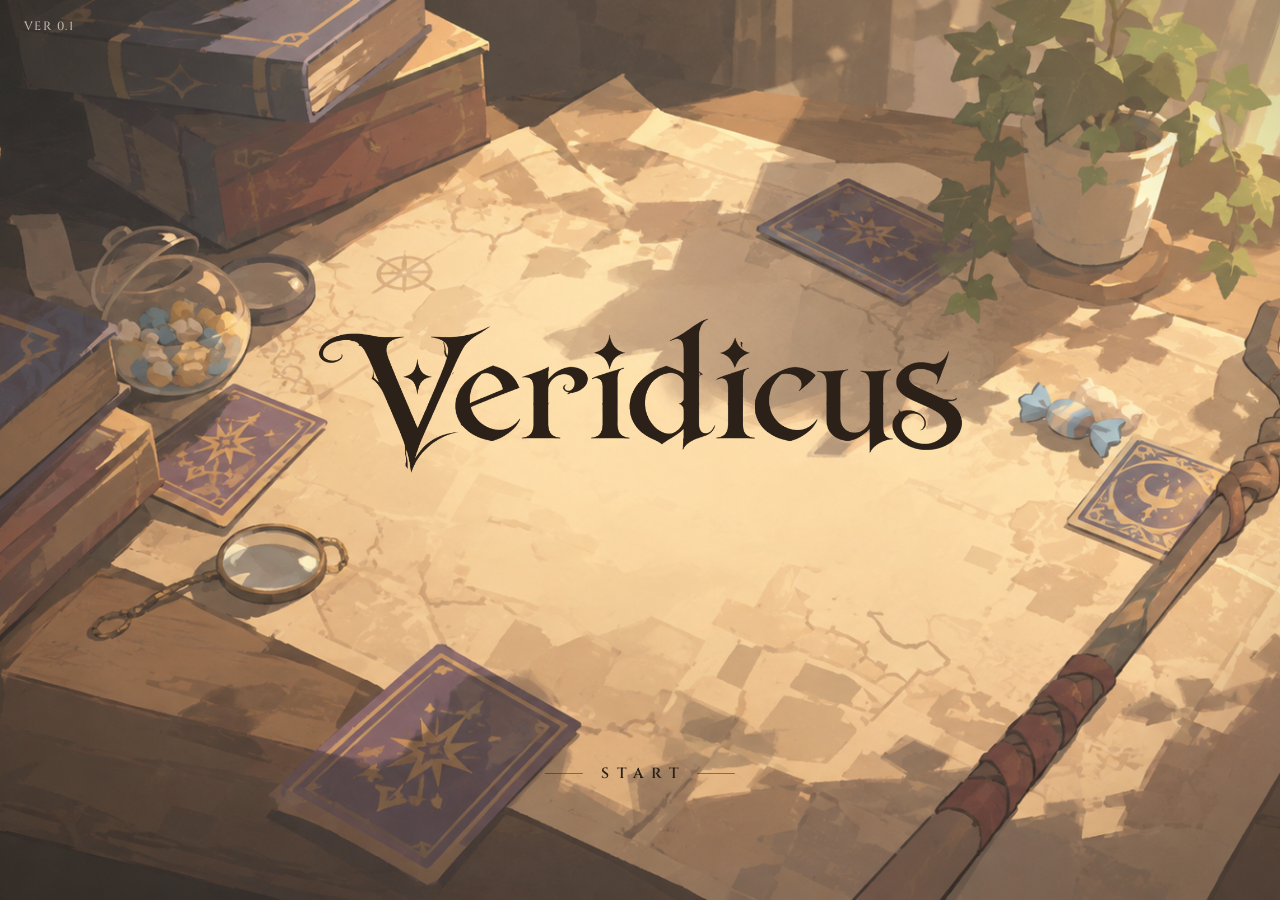
<file: index.html>
<!DOCTYPE html>
<html lang="ko">
<head>
  <meta charset="UTF-8">
  <meta name="viewport" content="width=device-width, initial-scale=1.0">
  <title>Veridicus</title>
  <!-- 깃허브 페이지 첫 화면: 타이틀로 바로 이동 -->
  <meta http-equiv="refresh" content="0; url=타이틀/index.html">
  <script>location.replace('타이틀/index.html' + location.search);</script>
  <style>html, body { margin: 0; height: 100%; background: #2a2017; }</style>
</head>
<body></body>
</html>
</file>
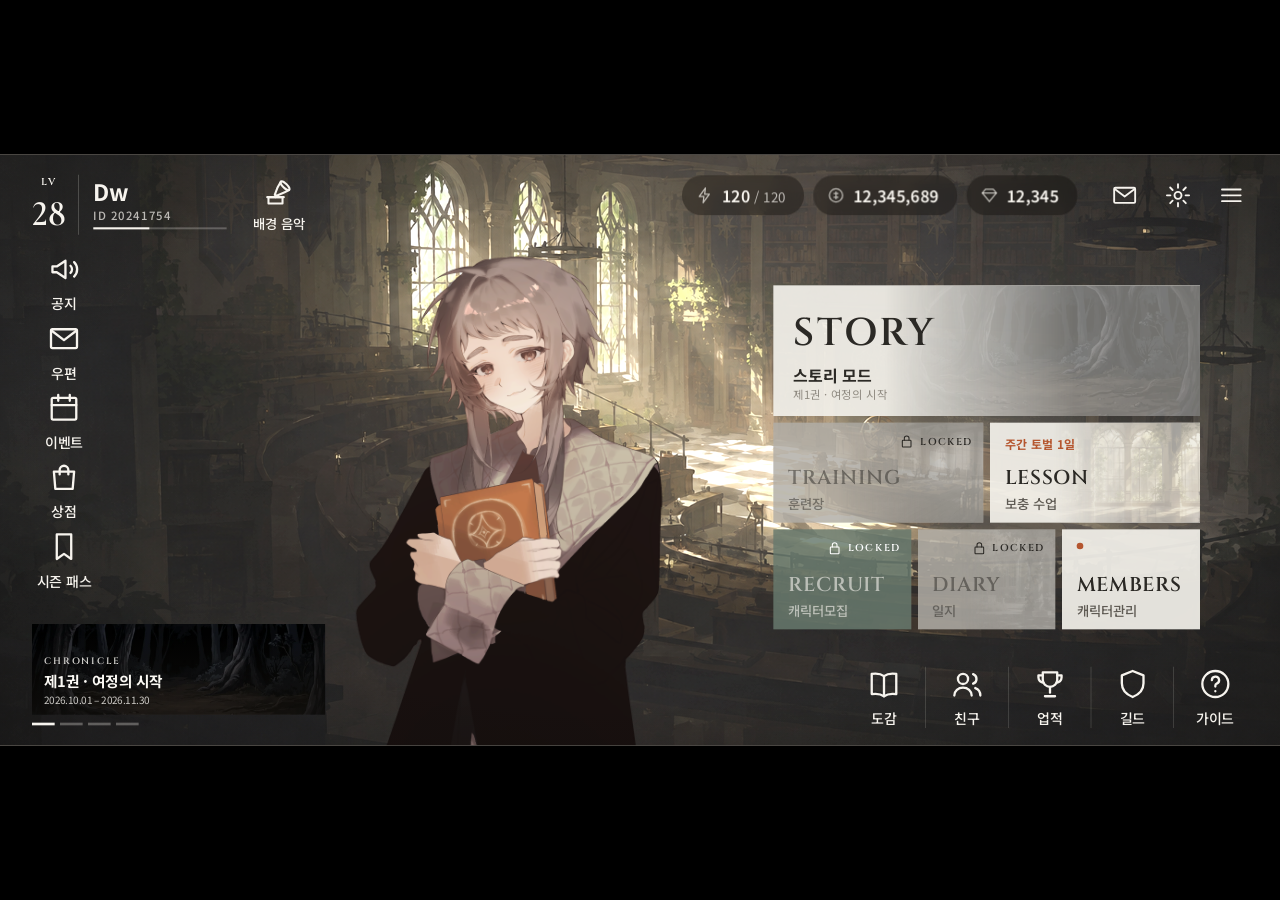
<file: 메인화면/index.html>
<!DOCTYPE html>
<html lang="ko">
<head>
  <meta charset="UTF-8">
  <meta name="viewport" content="width=device-width, initial-scale=1.0">
  <title>CHARACTER CODEX</title>
  <link rel="preconnect" href="https://fonts.googleapis.com">
  <link rel="stylesheet" href="https://fonts.googleapis.com/css2?family=Cinzel:wght@500;600;700;900&family=Gloock&family=Nanum+Myeongjo:wght@700;800&family=Noto+Sans+KR:wght@400;500;700;900&family=Cormorant+Garamond:ital,wght@0,500;0,600;1,500;1,600&family=Noto+Serif+KR:wght@400;500;700;900&display=swap">
  <!-- 게임과 같은 디자인 토큰 · 버튼 · 패널 · 툴팁 · 설정 창 (게임 파일을 그대로 공유) -->
  <link rel="stylesheet" href="../게임/game-site/css/base.css">
  <link rel="stylesheet" href="../게임/game-site/css/theme.css">
  <link rel="stylesheet" href="../게임/game-site/css/v2.css">
  <link rel="stylesheet" href="../게임/game-site/css/restyle.css">
  <!-- 메인화면 전용 -->
  <link rel="stylesheet" href="code/css/common.css">
  <link rel="stylesheet" href="code/css/lobby.css">
  <link rel="stylesheet" href="code/css/select.css">
  <link rel="stylesheet" href="code/css/detail.css">
  <link rel="stylesheet" href="code/css/records.css">
  <link rel="stylesheet" href="code/css/notice.css">
</head>
<body>
  <!-- 사이트를 옮길 때 기록 공유 · 로딩 화면 (가장 먼저) -->
  <script src="../게임/game-site/js/core/sync.js"></script>
  <script src="../게임/game-site/js/core/input.js"></script>
  <script src="../게임/game-site/js/core/loading.js"></script>
  <div id="viewport">
    <div id="stage" class="g-canvas cx-canvas">

      <!-- ════════════════════════════════════════════════════════════
           1. 메인 화면 (로비)
           ════════════════════════════════════════════════════════════ -->
      <section id="view-lobby" class="cx-view lb">
        <div class="lb-bg" id="lb-bg"></div>
        <img class="lb-hero" id="lb-hero" alt="">
        <div class="lb-veil" aria-hidden="true"></div>

        <!-- 왼쪽 위: 플레이어 -->
        <div class="lb-player">
          <div class="lb-lv"><small>LV</small><b id="lb-level">0</b></div>
          <div class="lb-player-id">
            <div class="lb-nick" id="lb-nick"></div>
            <div class="lb-uid">ID <span id="lb-uid"></span></div>
            <div class="lb-exp"><i id="lb-level-meter"></i></div>
          </div>
          <button type="button" class="lb-gramo" id="lb-records" aria-label="축음기 · 배경 음악"><span class="lb-ico" data-icon="gramophone"></span><span>배경 음악</span></button>
        </div>

        <!-- 왼쪽 세로 메뉴 (아이콘 + 이름) -->
        <nav class="lb-side" aria-label="소식">
          <button type="button" class="lb-ico-btn" id="lb-notice"><span class="lb-ico" data-icon="notice"></span><span>공지</span></button>
          <button type="button" class="lb-ico-btn" data-locked><span class="lb-ico" data-icon="mail"></span><span>우편</span></button>
          <button type="button" class="lb-ico-btn" data-locked><span class="lb-ico" data-icon="event"></span><span>이벤트</span></button>
          <button type="button" class="lb-ico-btn" data-locked><span class="lb-ico" data-icon="shop"></span><span>상점</span></button>
          <button type="button" class="lb-ico-btn" data-locked><span class="lb-ico" data-icon="season"></span><span>시즌 패스</span></button>
        </nav>

        <!-- 오른쪽 위: 재화 · 설정 -->
        <div class="lb-top">
          <span class="lb-cur"><i data-icon="stamina"></i><b>120<small> / 120</small></b></span>
          <span class="lb-cur"><i data-icon="coin"></i><b>12,345,689</b></span>
          <span class="lb-cur"><i data-icon="gem"></i><b>12,345</b></span>
          <span class="lb-top-sep" aria-hidden="true"></span>
          <button type="button" class="lb-top-btn" data-locked aria-label="우편"><span class="lb-ico" data-icon="mail"></span></button>
          <button type="button" class="lb-top-btn" id="lb-settings" aria-label="설정"><span class="lb-ico" data-icon="gear"></span></button>
          <button type="button" class="lb-top-btn" data-locked aria-label="전체 메뉴"><span class="lb-ico" data-icon="grid"></span></button>
        </div>

        <!-- 오른쪽: 주요 메뉴 -->
        <div class="lb-menu">
          <button type="button" class="lb-card lb-card-story" id="btn-story">
            <span class="lb-card-img" data-card="story"></span>
            <span class="lb-card-txt"><em>STORY</em><b>스토리 모드</b><small>제1권 · 여정의 시작</small></span>
          </button>
          <button type="button" class="lb-card lb-card-training" data-locked>
            <span class="lb-card-img" data-card="training"></span>
            <span class="lb-card-txt"><em>TRAINING</em><b>훈련장</b></span>
          </button>
          <button type="button" class="lb-card lb-card-lesson" id="btn-lesson">
            <span class="lb-card-img" data-card="lesson"></span>
            <span class="lb-card-tag" id="lb-lesson-left" aria-label="주간 토벌 초기화까지 남은 시간"></span>
            <span class="lb-card-txt"><em>LESSON</em><b>보충 수업</b></span>
          </button>
          <button type="button" class="lb-card lb-card-recruit" data-locked>
            <span class="lb-card-txt"><em>RECRUIT</em><b>캐릭터모집</b></span>
          </button>
          <button type="button" class="lb-card lb-card-diary" data-locked>
            <span class="lb-card-img" data-card="diary"></span>
            <span class="lb-card-txt"><em>DIARY</em><b>일지</b></span>
          </button>
          <button type="button" class="lb-card lb-card-manage" id="btn-manage">
            <span class="lb-card-txt"><em>MEMBERS</em><b>캐릭터관리</b></span>
            <span class="lb-card-new" aria-label="새 소식"></span>
          </button>
        </div>

        <!-- 왼쪽 아래: 이벤트 배너 -->
        <div class="lb-banner">
          <div class="lb-banner-view" id="lb-banner-view"></div>
          <div class="lb-banner-dots" id="lb-banner-dots"></div>
        </div>

        <!-- 오른쪽 아래: 바로가기 -->
        <nav class="lb-bottom" aria-label="바로가기">
          <button type="button" class="lb-ico-btn" data-locked><span class="lb-ico" data-icon="codex"></span><span>도감</span></button>
          <button type="button" class="lb-ico-btn" data-locked><span class="lb-ico" data-icon="friends"></span><span>친구</span></button>
          <button type="button" class="lb-ico-btn" data-locked><span class="lb-ico" data-icon="trophy"></span><span>업적</span></button>
          <button type="button" class="lb-ico-btn" data-locked><span class="lb-ico" data-icon="guild"></span><span>길드</span></button>
          <button type="button" class="lb-ico-btn" id="lb-guide"><span class="lb-ico" data-icon="guide"></span><span>가이드</span></button>
        </nav>
      </section>

      <!-- ════════════════════════════════════════════════════════════
           2. 캐릭터 선택 — 햇살 드는 탁자 위에 놓인 사진들
           ════════════════════════════════════════════════════════════ -->
      <section id="view-select" class="cx-view sl" hidden>
        <!-- 탁자 · 햇살 · 나뭇잎 그림자 -->
        <div class="sl-table" aria-hidden="true"></div>
        <svg class="sl-leaves" aria-hidden="true" viewBox="0 0 1920 886" preserveAspectRatio="none">
          <defs>
            <filter id="sl-leaf" x="0" y="0" width="100%" height="100%">
              <feTurbulence type="fractalNoise" baseFrequency="0.013" numOctaves="4" seed="7"/>
              <feColorMatrix type="matrix" values="0 0 0 0 0  0 0 0 0 0  0 0 0 0 0  0 0 0 -14 7"/>
              <feGaussianBlur stdDeviation="3.5"/>
            </filter>
            <radialGradient id="sl-leaf-fade" cx="0.12" cy="0.05" r="0.75">
              <stop offset="0" stop-color="#fff"/><stop offset="0.6" stop-color="#fff" stop-opacity="0.35"/><stop offset="1" stop-color="#fff" stop-opacity="0"/>
            </radialGradient>
            <mask id="sl-leaf-mask"><rect width="1920" height="886" fill="url(#sl-leaf-fade)"/></mask>
          </defs>
          <g mask="url(#sl-leaf-mask)"><rect width="1920" height="886" filter="url(#sl-leaf)"/></g>
        </svg>
        <div class="sl-sun" aria-hidden="true"></div>

        <header class="sl-top">
          <button type="button" class="sl-back" id="sl-back" aria-label="메인 화면">
            <svg viewBox="0 0 24 24"><path d="M14.5 4.5 7 12l7.5 7.5M7 12h13"/></svg>
            <b>Character</b>
          </button>
          <div class="sl-tools">
            <label class="sl-search">
              <svg viewBox="0 0 24 24" aria-hidden="true"><circle cx="10.5" cy="10.5" r="6.5"/><path d="M15.4 15.4 21 21"/></svg>
              <input type="text" id="sl-search" placeholder="이름 검색" autocomplete="off">
            </label>
            <div class="sl-elems" id="sl-elems" role="group" aria-label="속성"></div>
            <div class="sl-sorts" id="sl-sort" role="group" aria-label="정렬">
              <button type="button" data-sort="no" class="is-on">등록순</button>
              <button type="button" data-sort="name">이름순</button>
            </div>
            <button type="button" class="sl-ico" id="sl-set" aria-label="설정" data-icon="gear"></button>
          </div>
        </header>

        <div class="sl-count" id="sl-count"></div>
        <div class="sl-row" id="sl-grid"></div>
      </section>

      <!-- ════════════════════════════════════════════════════════════
           3. 캐릭터 정보 · 스킬
           ════════════════════════════════════════════════════════════ -->
      <!-- ═══ 4. 축음기 (레코드) — 메인화면 배경 음악 고르기 ═══ -->
      <section id="view-records" class="cx-view rc" hidden>
        <div class="rc-paper"></div>
        <div class="rc-dark"></div>

        <div class="rc-top">
          <button type="button" class="rc-ico" id="rc-back" aria-label="메인 화면">
            <svg viewBox="0 0 24 24"><path d="M20 4.5 4.5 12 20 19.5 15.5 12z"/></svg>
          </button>
          <div class="rc-heading"><b>Records</b><span>축음기</span></div>
          <button type="button" class="rc-ico rc-set" id="rc-set" aria-label="설정" data-icon="gear"></button>
        </div>

        <!-- 왼쪽: 곡 목록 -->
        <div class="rc-list">
          <div class="rc-h">배경 음악 <em>Soundtrack</em></div>
          <ol class="rc-tracks" id="rc-tracks"></ol>
        </div>

        <!-- 가운데: 레코드 · 톤암 -->
        <div class="rc-deck">
          <div class="rc-platter"></div>
          <div class="rc-disc" id="rc-disc">
            <img class="rc-vinyl" src="images/records/record.webp" alt="">
            <div class="rc-label">
              <img src="../타이틀/로고_먹색.png" alt="">
              <span id="rc-label-title"></span>
              <i></i>
            </div>
          </div>
          <svg class="rc-arm" id="rc-arm" viewBox="0 0 120 470" aria-hidden="true">
            <rect class="rc-arm-weight" x="47" y="0" width="26" height="22" rx="3"/>
            <circle class="rc-arm-base" cx="60" cy="40" r="27"/>
            <circle class="rc-arm-pin" cx="60" cy="40" r="9"/>
            <path class="rc-arm-rod" d="M60 40V360l-14 46"/>
            <path class="rc-arm-head" d="M34 400l22 7-8 30-22-7z"/>
          </svg>
        </div>

        <!-- 오른쪽: 앨범 · 설명 -->
        <div class="rc-info">
          <img class="rc-cover" id="rc-cover" alt="">
          <div class="rc-artist">Veridicus · Original Soundtrack</div>
          <div class="rc-title" id="rc-title"></div>
          <div class="rc-ko" id="rc-ko"></div>
          <div class="rc-h">소개 <em>Info</em></div>
          <p class="rc-desc" id="rc-desc"></p>
          <div class="rc-actions">
            <button type="button" class="g-btn g-btn-primary rc-play" id="rc-play" data-sfx="none">재생</button>
            <span class="rc-state" id="rc-state">재생 중</span>
            <label class="rc-vol" id="rc-vol" aria-label="배경 음악 음량">
              <svg viewBox="0 0 24 24" aria-hidden="true"><path d="M4 10v4h3l6 4V6L7 10z"/><path d="M16.5 9.5a3.5 3.5 0 0 1 0 5"/></svg>
              <input type="range" min="0" max="100" step="1"><output></output>
            </label>
          </div>
          <div class="rc-progress"><span id="rc-cur">0:00</span><i><b id="rc-bar"></b></i><span id="rc-dur">0:00</span></div>
        </div>
      </section>

      <section id="view-detail" class="cx-view dt" hidden>
        <div class="dt-paper" aria-hidden="true"></div>
        <div class="dt-dark" aria-hidden="true"></div>

        <header class="dt-top">
          <button type="button" class="dt-ico-btn is-light" id="dt-back" aria-label="캐릭터 목록">
            <svg viewBox="0 0 24 24"><path d="M20 4.5 4.5 12 20 19.5 15.5 12z"/></svg>
          </button>
          <button type="button" class="dt-ico-btn is-light" id="dt-home" aria-label="메인 화면">
            <svg viewBox="0 0 24 24"><circle cx="12" cy="12" r="8.5"/><circle cx="12" cy="12" r="3"/></svg>
          </button>
          <button type="button" class="dt-ico-btn dt-set" id="dt-set" aria-label="설정" data-icon="gear"></button>
        </header>

        <!-- 왼쪽 (어두운 면): 기본 정보 -->
        <div class="dt-info">
          <div class="dt-emblem" id="dt-emblem"></div>
          <div class="dt-no" id="dt-no"></div>
          <h2 class="dt-name"><span id="dt-name-ico"></span><b id="dt-name"></b></h2>
          <div class="dt-en" id="dt-en"></div>
          <p class="dt-role" id="dt-role"></p>
          <div class="dt-tags" id="dt-tags"></div>

          <div class="dt-h is-dark">개인 정보 <em>Status</em></div>
          <dl class="dt-stats" id="dt-stats"></dl>

          <!-- 음악 플레이어 (재생 중 CD 회전) -->
          <div class="cx-player" id="cx-player" hidden>
            <div class="cx-player-disc"><img id="cx-player-art" alt=""><i></i></div>
            <div class="cx-player-body">
              <div class="cx-player-meta">
                <div><b id="cx-player-title">No Track</b><span id="cx-player-artist">Standby</span></div>
                <button type="button" class="cx-player-mute" id="cx-player-mute" aria-label="음소거"><svg viewBox="0 0 24 24" id="cx-player-vol"></svg></button>
              </div>
              <div class="cx-player-bar" id="cx-player-bar"><i id="cx-player-progress"></i></div>
              <div class="cx-player-ctrl">
                <button type="button" id="cx-player-prev" aria-label="이전 곡"><svg viewBox="0 0 24 24"><path d="M6 6h2v12H6zm3.5 6 8.5 6V6z"/></svg></button>
                <button type="button" id="cx-player-play" class="is-main" aria-label="재생"><svg viewBox="0 0 24 24" id="cx-player-play-ico"><path d="M8 5v14l11-7z"/></svg></button>
                <button type="button" id="cx-player-next" aria-label="다음 곡"><svg viewBox="0 0 24 24"><path d="M6 18l8.5-6L6 6zM16 6v12h2V6z"/></svg></button>
              </div>
            </div>
          </div>
        </div>

        <!-- 가운데: 캐릭터 -->
        <div class="dt-hero">
          <img class="dt-hero-img" id="dt-hero-img" alt="">
        </div>
        <!-- 왼쪽 끝: 캐릭터 아이콘 (눌러서 이동) -->
        <nav class="dt-rail" id="dt-rail" aria-label="캐릭터"></nav>

        <!-- 오른쪽 (밝은 면): 스킬 · 특성 -->
        <div class="dt-side">
          <div class="dt-h">스킬 <em>Skill</em></div>
          <div class="dt-orbit">
            <svg class="dt-orbit-line" viewBox="0 0 640 220" preserveAspectRatio="none" aria-hidden="true"><ellipse cx="320" cy="118" rx="306" ry="62"/><circle cx="16" cy="128" r="4"/><circle cx="380" cy="179" r="5"/></svg>
            <div class="dt-sk-list" id="dt-sk-list"></div>
          </div>
          <article class="dt-sk-detail" id="dt-sk-detail"></article>
          <div class="dt-h">특성 <em>Trait</em></div>
          <ul class="dt-traits" id="dt-mechs"></ul>
        </div>
      </section>

    </div>
  </div>

  <div class="g-rotate-notice">가로모드 화면에서 감상해 주세요</div>
  <div id="g-tooltip" class="g-tooltip" role="tooltip"></div>
  <div id="yt-player-host" class="cx-yt-host"></div>

  <svg width="0" height="0" style="position:absolute" aria-hidden="true">
    <defs>
      <!-- 타로카드 테두리 (펜 선 · 별 · 덩굴) — 250 x 420 -->
      <symbol id="tarot-frame" viewBox="0 0 250 420">
        <g fill="none" stroke="currentColor" stroke-linecap="round" stroke-linejoin="round">
          <rect x="7" y="7" width="236" height="406" stroke-width="1.3"/>
          <rect x="12" y="12" width="226" height="396" stroke-width="0.6"/>
          <path d="M27 336V128a98 98 0 0 1 196 0v208z" stroke-width="1.4"/>
          <path d="M21 342V128a104 104 0 0 1 208 0v214" stroke-width="0.6"/>
          <!-- 양옆 덩굴 -->
          <path d="M21 330c-8-14-8-32 0-46M21 260c-7-12-7-26 0-38M229 330c8-14 8-32 0-46M229 260c7-12 7-26 0-38" stroke-width="0.8"/>
          <path d="M15 300c3-5 9-6 12-2-4 4-9 4-12 2zM15 242c3-5 9-6 12-2-4 4-9 4-12 2zM235 300c-3-5-9-6-12-2 4 4 9 4 12 2zM235 242c-3-5-9-6-12-2 4 4 9 4 12 2z" stroke-width="0.7"/>
          <!-- 모서리 -->
          <path d="M12 40c10 0 18-8 18-18 0-6-4-10-9-10M238 40c-10 0-18-8-18-18 0-6 4-10 9-10M12 380c10 0 18 8 18 18 0 6-4 10-9 10M238 380c-10 0-18 8-18 18 0 6 4 10 9 10" stroke-width="0.8"/>
          <!-- 리본 -->
          <path d="M34 350h182l-8 15 8 15H34l8-15z" stroke-width="1.1"/>
          <path d="M26 356h14M210 356h14" stroke-width="0.7"/>
        </g>
        <g fill="currentColor">
          <path d="M125 16l2.6 7.4 7.4 2.6-7.4 2.6-2.6 7.4-2.6-7.4-7.4-2.6 7.4-2.6z"/>
          <path d="M104 24l1.6 4.4 4.4 1.6-4.4 1.6-1.6 4.4-1.6-4.4-4.4-1.6 4.4-1.6zM146 24l1.6 4.4 4.4 1.6-4.4 1.6-1.6 4.4-1.6-4.4-4.4-1.6 4.4-1.6z"/>
          <circle cx="12" cy="128" r="1.6"/><circle cx="238" cy="128" r="1.6"/>
        </g>
      </symbol>
      <g id="i-back" fill="none" stroke="currentColor" stroke-width="2.2" stroke-linejoin="miter"><path d="M16 4 7 12l9 8"/></g>
    </defs>
  </svg>

  <!-- 게임 데이터 · 공용 모듈 (게임 파일을 그대로 불러옴 — 캐릭터 · 스킬은 여기서만 관리) -->
  <script src="../게임/game-site/js/data/statuses.js"></script>
  <script src="../게임/game-site/js/data/characters.js"></script>
  <script src="../게임/game-site/js/data/chapters.js"></script>
  <script src="../게임/game-site/js/core/lesson.js"></script>
  <script src="../게임/game-site/js/core/util.js"></script>
  <script src="../게임/game-site/js/core/art.js"></script>
  <script src="../게임/game-site/js/core/save.js"></script>
  <script src="../게임/game-site/js/core/tooltip.js"></script>
  <script src="../게임/game-site/js/core/line-icons.js"></script>
  <script src="../게임/game-site/js/core/settings.js"></script>
  <script src="../게임/game-site/js/core/saveio.js"></script>
  <!-- 메인화면 -->
  <script src="code/js/data.js"></script>
  <script src="code/js/audio.js"></script>
  <script src="code/js/icons.js"></script>
  <script src="code/js/player.js"></script>
  <script src="code/js/records.js"></script>
  <script src="code/js/notice.js"></script>
  <script src="code/js/app.js"></script>
  <script src="code/js/burn.js"></script>
  <script src="https://www.youtube.com/iframe_api"></script>
</body>
</html>
</file>
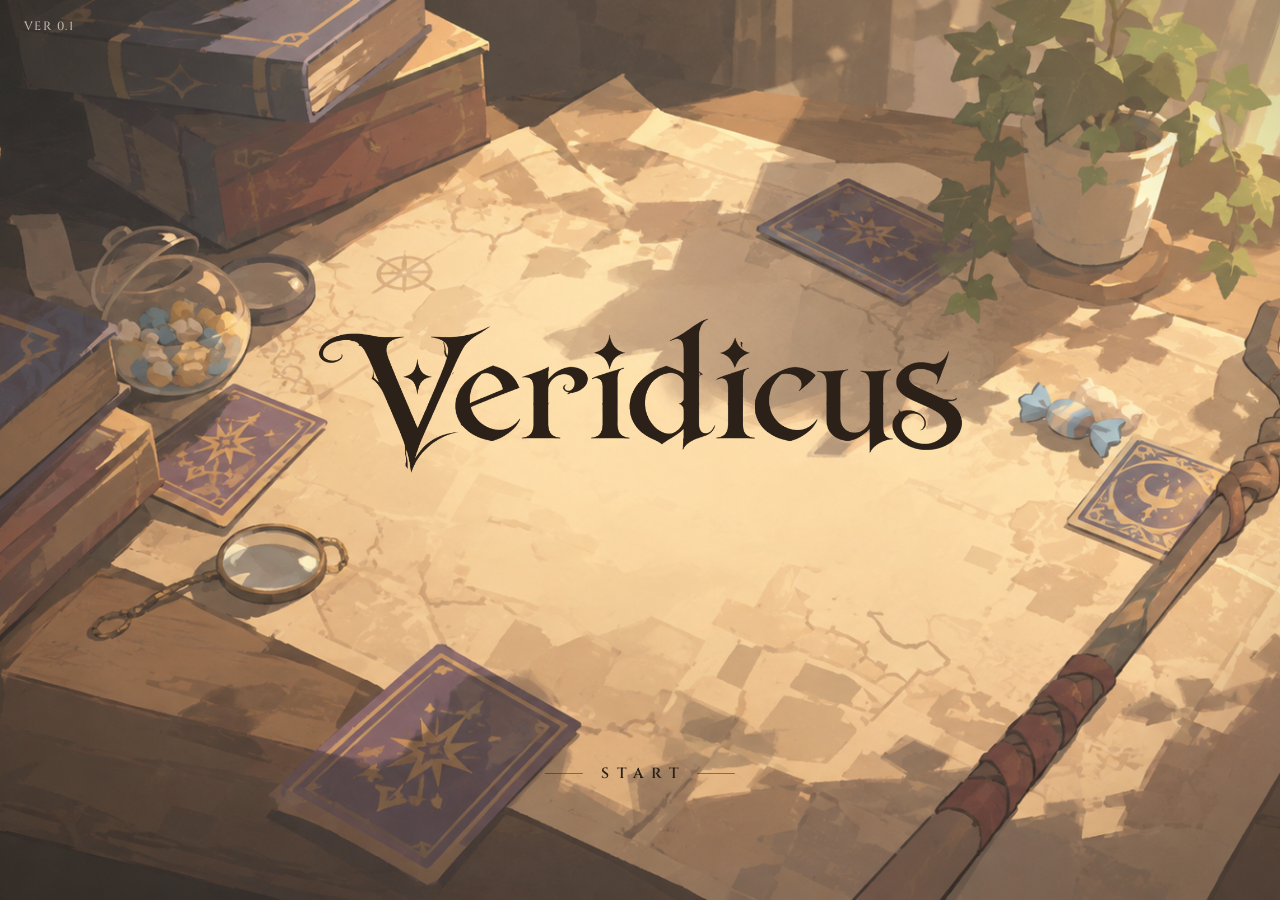
<file: 타이틀/index.html>
<!DOCTYPE html>
<html lang="ko">
<head>
  <meta charset="UTF-8">
  <meta name="viewport" content="width=device-width, initial-scale=1.0">
  <title>Veridicus</title>
  <link rel="preconnect" href="https://fonts.googleapis.com">
  <link rel="stylesheet" href="https://fonts.googleapis.com/css2?family=Cinzel:wght@500;600;700&family=Cormorant+Garamond:ital,wght@0,500;0,600;1,500&display=swap">
  <style>
    /* ==========================================================================
       타이틀 — 타이틀/타이틀.png 위에 로고(Veridicus) · 아래 START
       · 로고: 타이틀/로고.png 의 검은 바탕을 뺀 글씨만 (로고_먹색.png)
         배경 가운데가 밝은 양피지라 글씨는 먹색으로 씀 (원본 흰 글씨는 로고.png 에 그대로 있음)
       · 화면 어디든 누르면 메인화면으로 (로딩 화면을 거쳐 이동)
       ========================================================================== */
    * { box-sizing: border-box; margin: 0; padding: 0; }
    html, body { width: 100%; height: 100%; overflow: hidden; background: #2a2017; }
    body { cursor: pointer; user-select: none; -webkit-user-select: none; }

    .tt-bg { position: fixed; inset: 0; background: url("타이틀.png") center / cover no-repeat; }
    /* 가장자리만 아주 옅게 (가운데는 그대로 밝게) */
    .tt-veil {
      position: fixed; inset: 0; pointer-events: none;
      background: radial-gradient(ellipse 80% 85% at 50% 48%, transparent 58%, rgba(40, 28, 18, 0.32) 100%);
    }

    .tt-logo {
      position: fixed; left: 50%; top: 44%; width: min(52vw, 92vh); transform: translate(-50%, -50%);
      animation: ttIn 1.6s ease 0.2s both;
    }
    .tt-logo img { display: block; width: 100%; height: auto; -webkit-user-drag: none; }

    /* START — 아래 가운데, 천천히 숨 쉬듯 (밝은 양피지 위라서 먹색) */
    .tt-start {
      position: fixed; left: 50%; bottom: 13%; transform: translateX(-50%);
      display: flex; align-items: center; gap: 18px;
      font-family: "Cinzel", serif; font-weight: 600; font-size: clamp(14px, 1.15vw, 22px); letter-spacing: 0.5em; color: #2b2118;
      animation: ttIn 1s ease 1.4s both, ttBreath 2.8s ease-in-out 2.4s infinite;
    }
    .tt-start::before, .tt-start::after { content: ""; width: clamp(28px, 3vw, 60px); height: 1px; background: rgba(43, 33, 24, 0.5); }
    .tt-start span { margin-right: -0.5em; }   /* 글자 간격 때문에 오른쪽으로 쏠리는 것 보정 */

    .tt-ver { position: fixed; left: 24px; top: 18px; font: 500 12px "Cinzel", serif; letter-spacing: 0.12em; color: rgba(248, 240, 224, 0.7); }

    @keyframes ttIn { from { opacity: 0; } to { opacity: 1; } }
    @keyframes ttBreath { 0%, 100% { opacity: 1; } 50% { opacity: 0.4; } }
  </style>
</head>
<body>
  <!-- 사이트를 옮길 때 기록 공유 · 로딩 화면 (가장 먼저) -->
  <script src="../게임/game-site/js/core/sync.js"></script>
  <script src="../게임/game-site/js/core/input.js"></script>
  <script src="../게임/game-site/js/core/loading.js"></script>

  <div class="tt-bg"></div>
  <div class="tt-veil"></div>
  <div class="tt-ver">VER 0.1</div>

  <h1 class="tt-logo"><img src="로고_먹색.png" alt="Veridicus"></h1>

  <div class="tt-start"><span>START</span></div>

  <script>
    (function () {
      var LOBBY = '../메인화면/index.html';
      var going = false;
      function start() {
        if (going) return;
        going = true;
        G.loading.go(LOBBY);
      }
      document.addEventListener('click', start);
      document.addEventListener('keydown', function (e) { if (e.key === 'Enter' || e.key === ' ') start(); });
      /* 메인화면 큰 그림을 미리 받아 둠 (넘어갈 때 로딩이 짧도록) */
      window.addEventListener('load', function () { new Image().src = '../게임/배경/강의실.png'; });
    })();
  </script>
</body>
</html>
</file>
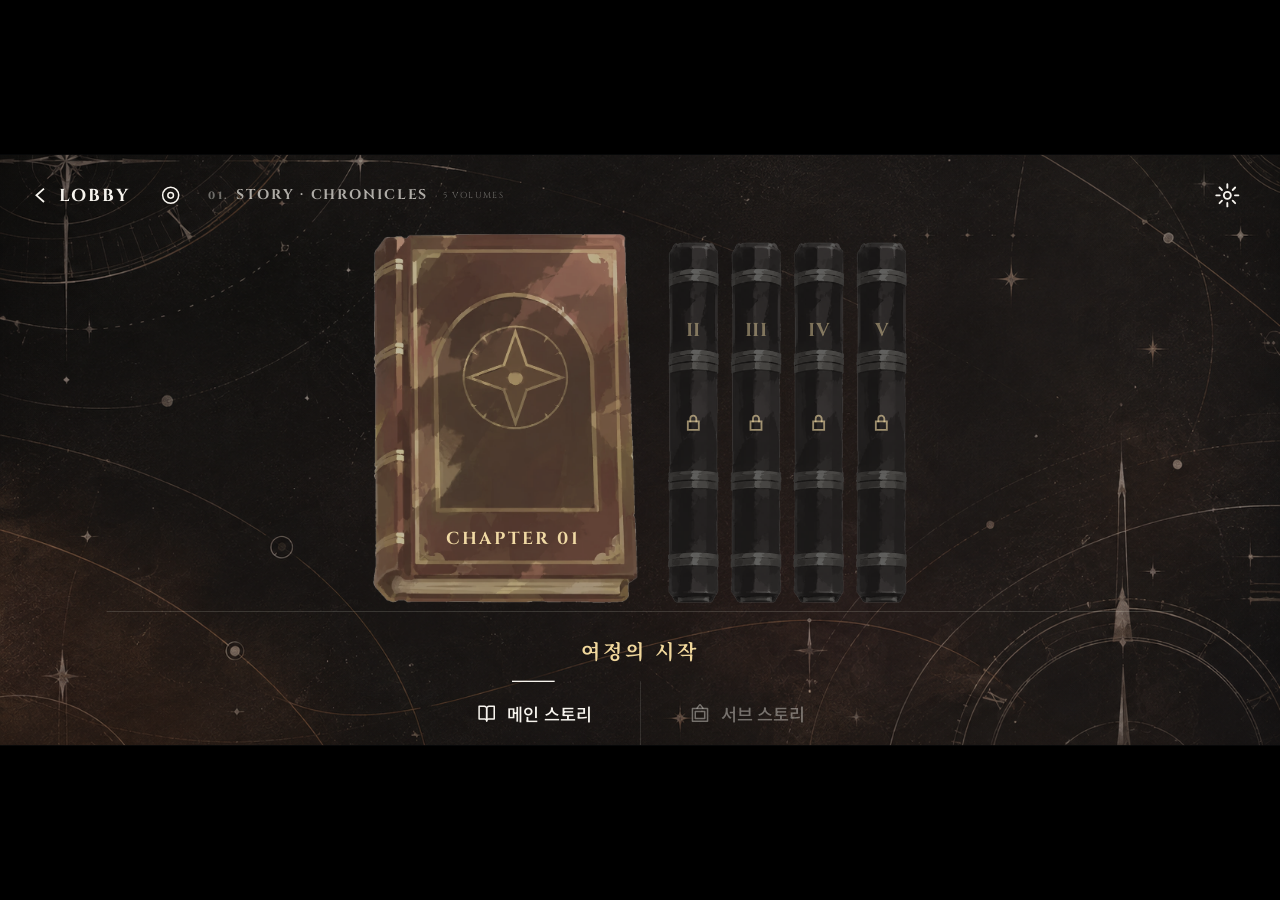
<file: 게임/game-site/index.html>
<!DOCTYPE html>
<html lang="ko">
<head>
  <meta charset="UTF-8">
  <meta name="viewport" content="width=device-width, initial-scale=1.0">
  <title>STORY MODE · AGENT LIST</title>
  <link rel="preconnect" href="https://fonts.googleapis.com">
  <link rel="stylesheet" href="https://fonts.googleapis.com/css2?family=Cinzel:wght@500;600;700;900&family=Cormorant+Garamond:ital,wght@0,500;0,600;1,500&family=Noto+Sans+KR:wght@400;500;700;900&family=Gloock&family=Nanum+Myeongjo:wght@700;800&family=Noto+Serif+KR:wght@400;500;700;900&display=swap">
  <link rel="stylesheet" href="css/base.css">
  <link rel="stylesheet" href="css/select.css">
  <link rel="stylesheet" href="css/story.css">
  <link rel="stylesheet" href="css/formation.css">
  <link rel="stylesheet" href="css/battle.css">
  <link rel="stylesheet" href="css/theme.css">
  <link rel="stylesheet" href="css/v2.css">
  <link rel="stylesheet" href="css/mobile.css">
  <link rel="stylesheet" href="css/restyle.css">
  <link rel="stylesheet" href="css/lesson.css">
  <link rel="stylesheet" href="css/battle-flat.css">
</head>
<body>
  <!-- 사이트를 옮길 때 기록 공유 · 로딩 화면 (가장 먼저) -->
  <script src="js/core/sync.js"></script>
  <script src="js/core/input.js"></script>
  <script src="js/core/loading.js"></script>
  <!-- 1920 x 920 고정 캔버스 (기존 사이트와 동일한 기준 해상도 · 균일 스케일) -->
  <div id="viewport">
    <div id="stage" class="g-canvas">
      <div id="screen-root"></div>
      <div id="fx-root"></div>
    </div>
  </div>

  <div class="g-rotate-notice">가로모드 화면에서 플레이해 주세요</div>
  <div id="g-tooltip" class="g-tooltip" role="tooltip"></div>

  <!-- 공통 SVG 심볼 -->
  <svg width="0" height="0" style="position:absolute" aria-hidden="true">
    <defs>
      <g id="i-back" fill="none" stroke="currentColor" stroke-width="2.2" stroke-linejoin="miter"><path d="M16 4 7 12l9 8"/></g>
      <g id="i-lock" fill="none" stroke="currentColor" stroke-width="2.2" stroke-linecap="square" stroke-linejoin="miter"><path d="M5.4 10.4h13.2v10.2H5.4z"/><path d="M8.4 10.4V7.2a3.6 3.6 0 0 1 7.2 0v3.2"/></g>
      <g id="i-speed" fill="none" stroke="currentColor" stroke-width="2.2" stroke-linejoin="miter"><path d="M3 5l8 7-8 7z"/><path d="M12 5l8 7-8 7z"/></g>
      <g id="i-auto" fill="none" stroke="currentColor" stroke-width="2.2" stroke-linejoin="miter"><path d="M20 12a8 8 0 1 1-2.3-5.6"/><path d="M20 3v5h-5"/></g>
      <g id="i-swap" fill="none" stroke="currentColor" stroke-width="2.2" stroke-linejoin="miter"><path d="M4 8h14l-4-4"/><path d="M20 16H6l4 4"/></g>
      <g id="i-pause" fill="none" stroke="currentColor" stroke-width="2.6"><path d="M9 5v14M15 5v14"/></g>
      <g id="i-skip" fill="none" stroke="currentColor" stroke-width="2.2" stroke-linejoin="miter"><path d="M4 5l9 7-9 7z"/><path d="M18 5v14"/></g>
      <g id="i-book" fill="none" stroke="currentColor" stroke-width="2" stroke-linejoin="round"><path d="M4 5.5C6.5 4 9.5 4 12 6c2.5-2 5.5-2 8-.5V19c-2.5-1.5-5.5-1.5-8 .5-2.5-2-5.5-2-8-.5z"/><path d="M12 6v13.5"/></g>
      <g id="i-target" fill="none" stroke="currentColor" stroke-width="2"><circle cx="12" cy="12" r="8"/><path d="M12 1v5M12 18v5M1 12h5M18 12h5"/></g>
    </defs>
  </svg>

  <!-- 데이터 (챕터·캐릭터 추가 시 이 파일들만 수정) -->
  <script src="js/data/statuses.js"></script>
  <script src="js/data/characters.js"></script>
  <script src="js/data/enemies.js"></script>
  <script src="js/data/stories.js"></script>
  <script src="js/data/chapters.js"></script>
  <script src="js/data/substories.js"></script>
  <script src="js/core/lesson.js"></script>
  <!-- 코어 -->
  <script src="js/core/util.js"></script>
  <script src="js/core/art.js"></script>
  <script src="js/core/line-icons.js"></script>
  <script src="js/core/save.js"></script>
  <script src="js/core/tooltip.js"></script>
  <script src="js/core/sfx.js"></script>
  <script src="js/core/bgm.js"></script>
  <script src="js/core/settings.js"></script>
  <script src="js/core/saveio.js"></script>
  <script src="js/core/router.js"></script>
  <!-- 시스템 (화면과 분리된 순수 게임 로직) -->
  <script src="js/systems/battle-engine.js"></script>
  <!-- 화면 -->
  <script src="js/screens/chapter-select.js"></script>
  <script src="js/screens/chapter-map.js"></script>
  <script src="js/screens/story.js"></script>
  <script src="js/screens/formation.js"></script>
  <script src="js/screens/battle-fx.js"></script>
  <script src="js/screens/battle-ui.js"></script>
  <script src="js/screens/tutorial.js"></script>
  <script src="js/screens/lesson.js"></script>
  <script src="js/main.js"></script>
</body>
</html>
</file>
<file: 게임/game-site/css/base.css>
/* ==============================================================================
   GAME SITE — BASE
   기존 사이트(20241754_김민솔) 디자인 토큰 계승
   · 컬러: Ref/색감/색감_최종.png (코발트 #0f42cf · 옐로 #fab800 · 딥 네이비 #141824 · 레드 #e8342a)
   · 폰트: Chakra Petch / Rajdhani / Noto Sans KR + 모노 라벨
   · 1920 x 920 고정 캔버스 균일 스케일
   ============================================================================== */

:root {
  --c-white: #ffffff;
  --c-steel-blue: #0f42cf;
  --c-blue: #3a6ea5;
  --c-cyan: #7ec8d8;
  --c-deep-navy: #141824;
  --c-dark-core: #0d1017;
  --c-slate: #232733;
  --c-slate-dark: #181c26;
  --c-accent-yellow: #fab800;
  --c-yellow-soft: #e8c44a;
  --c-alert-red: #e8342a;
  --c-buff: #7ec8d8;
  --c-debuff: #e8342a;

  --panel-bg: rgba(18, 22, 32, 0.92);
  --panel-border: rgba(255, 255, 255, 0.18);
  --txt: #ffffff;
  --txt-dim: rgba(255, 255, 255, 0.65);
  --txt-faint: rgba(255, 255, 255, 0.38);
  --line: rgba(255, 255, 255, 0.16);

  --font-display: "Chakra Petch", "Noto Sans KR", sans-serif;
  --font-headline: "Rajdhani", "Noto Sans KR", sans-serif;
  --font-mono: "Consolas", "JetBrains Mono", monospace;
  --font-body: "Noto Sans KR", -apple-system, "Segoe UI", sans-serif;

  --ease-snappy: cubic-bezier(0.16, 1, 0.3, 1);
}

*, *::before, *::after { box-sizing: border-box; margin: 0; padding: 0; -webkit-font-smoothing: antialiased; }

html, body {
  width: 100%; height: 100%;
  overflow: hidden;
  background: #000;
  color: var(--txt);
  font-family: var(--font-body);
  user-select: none;
}

button { font-family: inherit; color: inherit; background: none; border: 0; cursor: pointer; }
button:disabled { cursor: default; }
img { -webkit-user-drag: none; }

#viewport { position: fixed; inset: 0; background: #000; overflow: hidden; }

.g-canvas {
  position: absolute;
  left: 50%; top: 50%;
  width: 1920px; height: 886px;   /* 19.5 : 9 */
  transform-origin: center center;
  transform: translate(-50%, -50%);
  overflow: hidden;
  background: #0c1017;
}

#screen-root, #fx-root { position: absolute; inset: 0; }
#fx-root { pointer-events: none; z-index: 900; }
#fx-root > * { pointer-events: auto; }

.g-screen { position: absolute; inset: 0; overflow: hidden; }

.g-ico { width: 100%; height: 100%; display: block; }

/* ── 화면 페이드 (기존 사이트 .screen-fade) ── */
.g-fade-in { animation: gFadeIn 0.28s var(--ease-snappy) both; }
@keyframes gFadeIn { from { opacity: 0; transform: scale(0.996); } to { opacity: 1; transform: none; } }

/* ── 상단 컨트롤 바 (기존 .btn-return-lobby 스타일) ── */
.g-topbar {
  position: absolute; top: 34px; left: 44px; right: 44px;
  display: flex; align-items: center; gap: 18px;
  z-index: 50;
}
.g-back {
  display: inline-flex; align-items: center; gap: 10px;
  height: 46px; padding: 0 22px 0 16px;
  background: var(--panel-bg);
  border: 1.5px solid var(--panel-border);
  border-left: 3px solid var(--c-accent-yellow);
  font-family: var(--font-display);
  font-weight: 700; font-size: 17px; letter-spacing: 0.12em;
  color: var(--txt);
  transition: border-color 0.16s ease, transform 0.16s ease;
}
.g-back:hover { border-color: rgba(255,255,255,0.55); border-left-color: var(--c-accent-yellow); transform: translateY(-2px); }
.g-back .g-ico { width: 16px; height: 16px; }
.g-badge {
  display: inline-flex; align-items: center; gap: 10px;
  font-family: var(--font-display); font-weight: 700; font-size: 17px; letter-spacing: 0.1em;
}
.g-badge .num {
  background: var(--c-accent-yellow); color: var(--c-deep-navy);
  font-size: 13px; padding: 2px 6px; font-weight: 800;
}
.g-mono { font-family: var(--font-mono); font-size: 13px; letter-spacing: 0.14em; color: var(--txt-faint); text-transform: uppercase; }

/* ── 버튼 ── */
.g-btn {
  position: relative;
  display: inline-flex; align-items: center; justify-content: center; gap: 12px;
  height: 64px; min-width: 220px; padding: 0 36px;
  font-family: var(--font-display); font-size: 24px; font-weight: 700; letter-spacing: 0.08em;
  background: var(--panel-bg);
  border: 1.5px solid var(--panel-border);
  transition: transform 0.16s cubic-bezier(0.2,0,0,1), border-color 0.16s ease, filter 0.16s ease;
}
.g-btn:hover:not(:disabled) { transform: translateY(-3px); border-color: rgba(255,255,255,0.55); }
.g-btn:active:not(:disabled) { transform: translateY(1px); }
.g-btn:disabled { opacity: 0.4; }
/* 메인 액션 버튼 — 옐로 + 계단 노치 (기존 gm-card 실루엣) */
.g-btn-primary {
  background: var(--c-accent-yellow);
  color: var(--c-deep-navy);
  border-color: var(--c-accent-yellow);
  clip-path: polygon(0 0, calc(100% - 18px) 0, 100% 18px, 100% 100%, 18px 100%, 0 calc(100% - 18px));
}
.g-btn-primary:hover:not(:disabled) { border-color: var(--c-accent-yellow); filter: brightness(1.06); }
.g-btn-primary::after {
  content: "▶▶"; font-size: 12px; letter-spacing: -2px; opacity: 0.6;
}
.g-btn-ghost { background: rgba(255,255,255,0.92); color: var(--c-deep-navy); border-color: #fff; }

/* ── 패널 (기존 노치 패널) ── */
.g-panel {
  background: var(--panel-bg);
  border: 1.5px solid var(--panel-border);
  clip-path: polygon(0 0, 190px 0, 206px 14px, 100% 14px, 100% 100%, 0 100%);
}

/* ── 툴팁 (기존 .js-global-tooltip) ── */
.g-tooltip {
  position: fixed; z-index: 99999; display: none; pointer-events: none;
  max-width: min(380px, calc(100vw - 16px));
  background: #101a2b; color: #fff;
  font-size: 14px; font-weight: 500; line-height: 1.55; letter-spacing: 0.01em;
  padding: 10px 14px;
  border-left: 3px solid var(--c-accent-yellow);
  box-shadow: 0 8px 24px rgba(0,0,0,0.45);
  word-break: keep-all;
}
.g-tooltip.visible { display: block; }
.g-tooltip .tt-title { font-weight: 800; font-size: 15px; margin-bottom: 4px; display: flex; gap: 8px; align-items: baseline; }
.g-tooltip .tt-tag { font-family: var(--font-mono); font-size: 11px; letter-spacing: 0.12em; color: var(--c-accent-yellow); text-transform: uppercase; }
.g-tooltip .tt-tag.buff { color: var(--c-buff); }
.g-tooltip .tt-tag.debuff { color: #ff7a72; }
.g-tooltip .tt-sub { color: rgba(255,255,255,0.6); font-size: 12px; margin-top: 4px; }
.g-tooltip em { font-style: normal; color: var(--c-accent-yellow); font-weight: 700; }
.g-tooltip .tt-row + .tt-row { margin-top: 6px; padding-top: 6px; border-top: 1px solid rgba(255,255,255,0.1); }

/* ── 오류 화면 ── */
.g-error {
  position: absolute; inset: 0; display: flex; flex-direction: column; align-items: center; justify-content: center; gap: 22px;
  background: #0c1017;
}
.g-error-code { font-family: var(--font-mono); letter-spacing: 0.2em; color: var(--c-alert-red); }
.g-error-msg { font-size: 22px; }

/* ── 공통 배경 장식 (기존 selection-bg-deco 축약) ── */
.g-bg-grid {
  position: absolute; inset: 0; pointer-events: none;
  background-image:
    linear-gradient(rgba(126,200,216,0.05) 1px, transparent 1px),
    linear-gradient(90deg, rgba(126,200,216,0.05) 1px, transparent 1px);
  background-size: 64px 64px;
}
.g-hash {
  position: absolute; width: 52px; height: 18px; pointer-events: none;
  background: repeating-linear-gradient(-45deg, rgba(126,200,216,0.3) 0 3px, transparent 3px 6px);
  border-top: 2px solid var(--c-accent-yellow);
}
.g-ghost-num {
  position: absolute; font-family: var(--font-headline); font-weight: 700; line-height: 1;
  color: rgba(255,255,255,0.04); letter-spacing: -0.04em; pointer-events: none;
}
.g-barcode {
  display: inline-block; width: 44px; height: 12px;
  background-image: repeating-linear-gradient(to right, currentColor 0 1.5px, transparent 1.5px 3px, currentColor 3px 4.5px, transparent 4.5px 6px);
}

/* 세로 화면 안내 */
.g-rotate-notice {
  display: none; position: fixed; inset: 0; z-index: 100000;
  align-items: center; justify-content: center;
  background: #0c1017; color: #fff; font-size: 18px; letter-spacing: 0.04em;
}
@media (orientation: portrait) and (max-width: 900px) {
  .g-rotate-notice { display: flex; }
}
.g-error-detail { max-width: 1200px; padding: 12px 18px; font-family: Consolas, monospace; font-size: 18px; line-height: 1.5; white-space: pre-wrap; word-break: break-all; color: #ffb4a8; background: rgba(0,0,0,0.4); border: 1px solid rgba(255,120,100,0.35); }
.g-error-detail:empty { display: none; }
.g-error-actions { display: flex; gap: 26px; }
</file>
<file: 게임/game-site/css/theme.css>
/* ==============================================================================
   THEME — 중세 판타지 · 마법 (ref/컨셉레퍼런스 참고)
   · 기존 화면 구조는 그대로 두고, 색 · 글꼴 · 테두리 · 버튼 모양만 이 파일에서 덮어씀
   · 금빛 가는 선(이중 테두리) + 마름모 장식, 어두운 가죽 · 석재 톤, 양피지색 버튼, 세리프 글꼴
   · 이 파일을 index.html 에서 빼면 이전 디자인으로 돌아감
   ============================================================================== */

:root {
  /* 색 (토큰 이름은 그대로 두고 값만 바꿔 전체에 적용) */
  --c-white: #f3e9d2;
  --c-steel-blue: #7a2f2a;       /* 코발트 → 짙은 와인 */
  --c-blue: #4e5d73;
  --c-cyan: #a9c3a8;             /* 시안 → 바랜 청동빛 녹색 */
  --c-deep-navy: #1c140e;        /* 딥 네이비 → 짙은 고동 */
  --c-dark-core: #110c09;
  --c-slate: #2a2019;
  --c-slate-dark: #1c1510;
  --c-accent-yellow: #d4af6a;    /* 옐로 → 금 */
  --c-yellow-soft: #e6cd92;
  --c-alert-red: #a3332b;        /* 경고 빨강 → 짙은 진홍 */
  --c-buff: #a9c3a8;
  --c-debuff: #c0483e;

  --gold: #d4af6a;
  --gold-hi: #f0d79c;
  --gold-dim: rgba(212, 175, 106, 0.42);
  --gold-faint: rgba(212, 175, 106, 0.16);
  --parch: #ead8b0;
  --parch-dk: #c8ad78;
  --leather: #1d1510;
  --leather-hi: #2b2018;

  --panel-bg: rgba(24, 17, 12, 0.93);
  --panel-border: rgba(212, 175, 106, 0.38);
  --txt: #f1e6cf;
  --txt-dim: rgba(241, 230, 207, 0.66);
  --txt-faint: rgba(241, 230, 207, 0.4);
  --line: rgba(212, 175, 106, 0.22);

  --font-display: "Cinzel", "Noto Serif KR", serif;
  --font-headline: "Cinzel", "Noto Serif KR", serif;
  --font-mono: "Cinzel", "Noto Serif KR", serif;
  --font-body: "Noto Serif KR", "Cinzel", serif;

  /* 장식 그림 (금빛 모서리 · 구분선) */
  --orn-tl: url("data:image/svg+xml,%3Csvg%20xmlns%3D%22http%3A//www.w3.org/2000/svg%22%20width%3D%2234%22%20height%3D%2234%22%20viewBox%3D%220%200%2034%2034%22%3E%3Cg%20transform%3D%22rotate%280%2017%2017%29%22%20fill%3D%22none%22%20stroke%3D%22%23d4af6a%22%3E%3Cpath%20d%3D%22M1.5%2033V8.5L8.5%201.5H33%22%20stroke-width%3D%221.4%22/%3E%3Cpath%20d%3D%22M6%2033V11L11%206H33%22%20stroke-width%3D%220.8%22%20opacity%3D%220.55%22/%3E%3Cpath%20d%3D%22M1.5%201.5l3.2%203.2-3.2%203.2-3.2-3.2z%22%20fill%3D%22%23d4af6a%22%20stroke%3D%22none%22%20transform%3D%22translate%283%203%29%22/%3E%3C/g%3E%3C/svg%3E");
  --orn-tr: url("data:image/svg+xml,%3Csvg%20xmlns%3D%22http%3A//www.w3.org/2000/svg%22%20width%3D%2234%22%20height%3D%2234%22%20viewBox%3D%220%200%2034%2034%22%3E%3Cg%20transform%3D%22rotate%2890%2017%2017%29%22%20fill%3D%22none%22%20stroke%3D%22%23d4af6a%22%3E%3Cpath%20d%3D%22M1.5%2033V8.5L8.5%201.5H33%22%20stroke-width%3D%221.4%22/%3E%3Cpath%20d%3D%22M6%2033V11L11%206H33%22%20stroke-width%3D%220.8%22%20opacity%3D%220.55%22/%3E%3Cpath%20d%3D%22M1.5%201.5l3.2%203.2-3.2%203.2-3.2-3.2z%22%20fill%3D%22%23d4af6a%22%20stroke%3D%22none%22%20transform%3D%22translate%283%203%29%22/%3E%3C/g%3E%3C/svg%3E");
  --orn-br: url("data:image/svg+xml,%3Csvg%20xmlns%3D%22http%3A//www.w3.org/2000/svg%22%20width%3D%2234%22%20height%3D%2234%22%20viewBox%3D%220%200%2034%2034%22%3E%3Cg%20transform%3D%22rotate%28180%2017%2017%29%22%20fill%3D%22none%22%20stroke%3D%22%23d4af6a%22%3E%3Cpath%20d%3D%22M1.5%2033V8.5L8.5%201.5H33%22%20stroke-width%3D%221.4%22/%3E%3Cpath%20d%3D%22M6%2033V11L11%206H33%22%20stroke-width%3D%220.8%22%20opacity%3D%220.55%22/%3E%3Cpath%20d%3D%22M1.5%201.5l3.2%203.2-3.2%203.2-3.2-3.2z%22%20fill%3D%22%23d4af6a%22%20stroke%3D%22none%22%20transform%3D%22translate%283%203%29%22/%3E%3C/g%3E%3C/svg%3E");
  --orn-bl: url("data:image/svg+xml,%3Csvg%20xmlns%3D%22http%3A//www.w3.org/2000/svg%22%20width%3D%2234%22%20height%3D%2234%22%20viewBox%3D%220%200%2034%2034%22%3E%3Cg%20transform%3D%22rotate%28270%2017%2017%29%22%20fill%3D%22none%22%20stroke%3D%22%23d4af6a%22%3E%3Cpath%20d%3D%22M1.5%2033V8.5L8.5%201.5H33%22%20stroke-width%3D%221.4%22/%3E%3Cpath%20d%3D%22M6%2033V11L11%206H33%22%20stroke-width%3D%220.8%22%20opacity%3D%220.55%22/%3E%3Cpath%20d%3D%22M1.5%201.5l3.2%203.2-3.2%203.2-3.2-3.2z%22%20fill%3D%22%23d4af6a%22%20stroke%3D%22none%22%20transform%3D%22translate%283%203%29%22/%3E%3C/g%3E%3C/svg%3E");
  --orn-divider: url("data:image/svg+xml,%3Csvg%20xmlns%3D%22http%3A//www.w3.org/2000/svg%22%20width%3D%22240%22%20height%3D%2214%22%20viewBox%3D%220%200%20240%2014%22%3E%3Cg%20fill%3D%22none%22%20stroke%3D%22%23d4af6a%22%3E%3Cpath%20d%3D%22M0%207H104M136%207H240%22%20stroke-width%3D%221%22/%3E%3Cpath%20d%3D%22M120%201l6%206-6%206-6-6z%22%20fill%3D%22%23d4af6a%22/%3E%3Cpath%20d%3D%22M108%207l4-3%204%203-4%203z%20M124%207l4-3%204%203-4%203z%22%20stroke-width%3D%220.8%22/%3E%3C/g%3E%3C/svg%3E");
  --orn-corners: var(--orn-tl) top left / 34px no-repeat, var(--orn-tr) top right / 34px no-repeat, var(--orn-br) bottom right / 34px no-repeat, var(--orn-bl) bottom left / 34px no-repeat;
}

body { background: #070504; }

/* 현대적인 장식(격자 · 사선 · 바코드)은 감춤 */
.g-bg-grid, .g-hash, .g-barcode, .cs-spine-vhs, .cs-cover-meta .vhs, .cs-label-bl { display: none !important; }
.g-ghost-num { font-family: "Cinzel", serif; color: rgba(212,175,106,0.05); letter-spacing: 0; }
.g-mono { font-family: var(--font-display); letter-spacing: 0.16em; color: rgba(212,175,106,0.6); }

/* ── 공통: 뒤로가기 · 배지 ── */
.g-back {
  background: linear-gradient(180deg, #2a1f17, #17110c);
  border: 1px solid var(--gold-dim);
  border-left: 1px solid var(--gold-dim);
  box-shadow: inset 0 0 0 3px #17110c, inset 0 0 0 4px var(--gold-faint);
  font-family: var(--font-display); letter-spacing: 0.14em; color: var(--gold-hi);
}
.g-back:hover { border-color: var(--gold); border-left-color: var(--gold); }
.g-badge { font-family: var(--font-display); letter-spacing: 0.14em; color: var(--txt); }
.g-badge .num {
  background: none; color: var(--gold); border: 1px solid var(--gold-dim); padding: 1px 8px;
  font-family: var(--font-display);
}

/* ── 버튼: 금빛 이중 테두리 + 양 끝 마름모 ── */
.g-btn {
  font-family: var(--font-display); letter-spacing: 0.1em; color: var(--gold-hi);
  background: linear-gradient(180deg, #2b2018, #18120d);
  border: 1px solid var(--gold);
  box-shadow: inset 0 0 0 3px #18120d, inset 0 0 0 4px var(--gold-dim), 0 6px 16px rgba(0,0,0,0.45);
  clip-path: none;
}
.g-btn::before, .g-btn::after {
  content: ""; position: absolute; top: 50%; width: 10px; height: 10px; margin-top: -5px;
  background: var(--gold); transform: rotate(45deg); opacity: 1; font-size: 0; letter-spacing: 0;
}
.g-btn::before { left: -6px; }
.g-btn::after { right: -6px; }
.g-btn:hover:not(:disabled) { border-color: var(--gold-hi); color: #fff4d8; }
.g-btn-primary {
  background: linear-gradient(180deg, #f1e1bb 0%, #e2c991 55%, #cfae6c 100%);
  color: #2a1a0e; border-color: #8a6a33;
  box-shadow: inset 0 0 0 3px rgba(255,248,226,0.55), inset 0 0 0 4px rgba(122,86,36,0.55), 0 8px 20px rgba(0,0,0,0.5);
  clip-path: none;
  text-shadow: 0 1px 0 rgba(255,255,255,0.4);
}
.g-btn-primary::before, .g-btn-primary::after { content: ""; background: #8a6a33; }
.g-btn-primary:hover:not(:disabled) { border-color: #5c4420; filter: brightness(1.05); color: #1d1209; }
.g-btn-ghost {
  background: linear-gradient(180deg, #e9dcc0, #d4c19a); color: #2a1a0e; border-color: #8a6a33;
  box-shadow: inset 0 0 0 3px rgba(255,248,226,0.5), inset 0 0 0 4px rgba(122,86,36,0.4);
}
.g-btn-ghost::before, .g-btn-ghost::after { background: #8a6a33; }

/* ── 패널: 어두운 가죽 + 금빛 모서리 장식 ── */
.g-panel {
  background: var(--orn-corners), linear-gradient(180deg, rgba(36,26,19,0.96), rgba(20,14,10,0.97));
  border: 1px solid var(--gold-dim);
  box-shadow: inset 0 0 0 5px rgba(20,14,10,0.9), inset 0 0 0 6px var(--gold-faint), 0 18px 40px rgba(0,0,0,0.55);
  clip-path: none;
}

/* ── 툴팁 ── */
.g-tooltip {
  background: linear-gradient(180deg, #2a1f17, #17110c);
  border: 1px solid var(--gold-dim); border-left: 1px solid var(--gold-dim);
  box-shadow: inset 0 0 0 3px #17110c, inset 0 0 0 4px var(--gold-faint), 0 10px 26px rgba(0,0,0,0.55);
  font-family: var(--font-body); color: var(--txt);
}
.g-tooltip .tt-title { font-family: var(--font-body); color: var(--gold-hi); }
.g-tooltip .tt-tag { font-family: var(--font-display); color: var(--gold); }
.g-tooltip .tt-row + .tt-row { border-top-color: var(--gold-faint); }

/* ================================================================
   챕터 선택 — 서가의 책 (책등 = 챕터, 선택된 챕터 = 표지)
   ================================================================ */
.cs-screen, .cm-screen {
  background:
    radial-gradient(90% 70% at 50% 35%, rgba(120,84,40,0.16), transparent 70%),
    radial-gradient(120% 100% at 50% 50%, transparent 55%, rgba(0,0,0,0.7) 100%),
    #120d0a;
}
.cs-label-br { color: rgba(212,175,106,0.5); }
.cs-shelf::after { left: 120px; right: 120px; bottom: -18px; height: 10px; background: linear-gradient(180deg, #3a2a1c, #1a120c); border-top: 1px solid var(--gold-dim); box-shadow: 0 8px 18px rgba(0,0,0,0.6); }

/* 책등 */
.cs-spine {
  background: linear-gradient(90deg, #1b120d 0%, #3a271b 18%, #2c1e15 50%, #3a271b 82%, #1b120d 100%);
  border: 1px solid rgba(0,0,0,0.6);
  box-shadow: inset 0 0 0 1px rgba(212,175,106,0.12), 6px 8px 14px rgba(0,0,0,0.5);
  border-radius: 3px 3px 2px 2px;
}
.cs-spine-band { height: 6px; width: 76%; background: var(--gold) !important; box-shadow: 0 12px 0 -2px var(--gold-dim); }
.cs-spine.is-locked .cs-spine-band { background: #5c5040 !important; box-shadow: none; }
.cs-spine-label { background: none; color: var(--gold-hi); border-top: 1px solid var(--gold-dim); border-bottom: 1px solid var(--gold-dim); width: 64px; }
.cs-spine-label::before { display: none; }
.cs-spine-label span { font-family: var(--font-display); font-size: 22px; letter-spacing: 0.22em; }
.cs-spine-num { font-family: var(--font-display); font-size: 30px; color: var(--gold); }
.cs-spine-lock { background: none; color: var(--gold-dim); }

/* 표지 */
.cs-tape-body { display: none; }
.cs-cover-wrap { margin-right: 0; }
.cs-cover {
  background: linear-gradient(135deg, #4a1f1a, #2a110e);
  border: 1px solid #120807;
  border-radius: 4px 8px 8px 4px;
  box-shadow: inset 10px 0 18px rgba(0,0,0,0.45), inset 0 0 0 10px rgba(0,0,0,0.12);
}
.cs-cover::after {
  content: ""; position: absolute; inset: 14px; z-index: 4; pointer-events: none;
  border: 1px solid var(--gold-dim);
  background: var(--orn-corners);
  box-shadow: inset 0 0 0 4px rgba(0,0,0,0.0), inset 0 0 0 5px var(--gold-faint);
}
.cs-cover-wrap:hover .cs-cover { border-color: #120807; }
.cs-cover-wrap:hover .cs-cover::after { border-color: var(--gold); }
.cs-cover-top { background: none; border: 0; top: 18px; left: 18px; right: 18px; font-family: var(--font-display); color: var(--gold); justify-content: center; gap: 16px; }
.cs-cover-top span + span { display: none; }
.cs-cover-art {
  top: 66px; left: 46px; right: 46px; bottom: 170px; border-radius: 150px 150px 0 0;
  border: 1px solid var(--gold); box-shadow: 0 0 0 4px rgba(0,0,0,0.25), 0 0 0 5px var(--gold-dim);
  background: #1b1310 !important;
}
.cs-cover-art img { filter: sepia(0.35) saturate(0.85) brightness(0.92); }
.cs-cover-num { font-family: var(--font-display); color: var(--gold-hi); font-size: 64px; top: auto; bottom: 176px; left: 0; right: 0; text-align: center; text-shadow: 0 2px 10px rgba(0,0,0,0.8); }
.cs-cover-tag { top: 74px; right: 52px; background: #7a2f2a; font-family: var(--font-display); font-size: 12px; border: 1px solid var(--gold-dim); }
.cs-cover-bottom { background: none; border-top: 0; align-items: center; text-align: center; height: 166px; padding-top: 22px; }
.cs-cover-bottom::before { content: ""; width: 240px; height: 14px; background: var(--orn-divider) center / contain no-repeat; margin-bottom: 6px; }
.cs-cover-title { font-family: var(--font-display); color: var(--gold-hi); font-size: 34px; letter-spacing: 0.1em; }
.cs-cover-sub { font-family: var(--font-display); color: var(--parch-dk); letter-spacing: 0.2em; }
.cs-caption-title { font-family: var(--font-display); color: var(--gold-hi); letter-spacing: 0.14em; }
.cs-caption-sub { color: var(--gold); }
.cs-caption-hint { color: var(--txt-dim); }
.cs-new-flag { background: #7a2f2a !important; font-family: var(--font-display); border: 1px solid var(--gold-dim); }

/* ================================================================
   챕터 맵 (스테이지 선택)
   ================================================================ */
.cm-bg-art { opacity: 0.06; filter: grayscale(1) sepia(1); }
.cm-horizon { background: var(--gold-faint); }
.cm-vline { background: rgba(212,175,106,0.05); }
.cm-chapter-title .eyebrow { font-family: var(--font-display); color: var(--gold); }
.cm-chapter-title .title { font-family: var(--font-display); color: var(--gold-hi); letter-spacing: 0.08em; }
.cm-rail { border-top-color: var(--gold-dim); background-image: repeating-linear-gradient(90deg, rgba(212,175,106,0.35) 0 1px, transparent 1px 16px); }
.cm-node-no { font-family: var(--font-display); color: var(--txt); }
.cm-node-no small { color: var(--gold-dim); }
.cm-node-name { font-family: var(--font-display); letter-spacing: 0.06em; }
.cm-node-state { font-family: var(--font-display); color: var(--gold); }
.cm-node::after { background: #120d0a; border: 1.5px solid var(--gold); }
.cm-node.is-cleared::after { background: var(--gold-dim); }
.cm-node.is-selected::after { background: var(--gold-hi); border-color: var(--gold-hi); box-shadow: 0 0 12px rgba(240,215,156,0.7); }
.cm-new-flag { background: #7a2f2a; font-family: var(--font-display); border: 1px solid var(--gold-dim); }
.cm-popup-eyebrow { font-family: var(--font-display); color: var(--gold); }
.cm-popup-name { font-family: var(--font-display); color: var(--gold-hi); }
.cm-popup-rule { height: 14px; background: var(--orn-divider) left center / 240px 14px no-repeat; }
.cm-popup-rule::before { display: none; }
.cm-tag { font-family: var(--font-display); border-color: var(--gold-dim); color: var(--gold); }
.cm-tag.warn { border-color: #a3332b; color: #e8a090; }
.cm-popup-close { color: var(--gold); }
.cm-timeline::before { background: linear-gradient(90deg, rgba(18,13,10,0.95), transparent); }
.cm-timeline::after { background: linear-gradient(-90deg, rgba(18,13,10,0.95), transparent); }

/* ================================================================
   스토리
   ================================================================ */
.st-box {
  background: linear-gradient(180deg, rgba(28,20,14,0.9), rgba(14,10,7,0.95));
  border-top: 1px solid var(--gold-dim);
  box-shadow: 0 -1px 0 rgba(0,0,0,0.6), inset 0 6px 0 -5px var(--gold-faint);
}
.st-box::before { content: ""; position: absolute; left: 50%; top: -7px; width: 240px; height: 14px; margin-left: -120px; background: var(--orn-divider) center / contain no-repeat; }
.st-name { font-family: var(--font-body); color: var(--gold-hi); border-bottom: 1px solid var(--gold-dim); }
.st-name small { font-family: var(--font-display); color: var(--gold-dim); }
.st-text { font-family: var(--font-body); color: var(--txt); }
.st-next { border-top-color: var(--gold); }
.st-skip { font-family: var(--font-display); background: rgba(20,14,10,0.75); border: 1px solid var(--gold-dim); color: var(--gold-hi); }
.st-skip:hover { border-color: var(--gold); }
.st-title-eyebrow, .st-card-no { font-family: var(--font-display); color: var(--gold); }
.st-title-name { font-family: var(--font-display); color: var(--gold-hi); }
.st-title-rule { background: var(--gold); }
.st-scene-label b { font-family: var(--font-display); color: var(--gold); }
.st-clear-big { font-family: var(--font-display); color: var(--gold-hi); text-shadow: 0 0 30px rgba(212,175,106,0.35); }
.st-clear-new { background: #7a2f2a; border: 1px solid var(--gold-dim); font-family: var(--font-display); }

/* ================================================================
   편성
   ================================================================ */
.g-hall { background: #15100c; }
.g-hall::before {
  background-color: #2a2018;
  background-image: repeating-conic-gradient(#6b5845 0 25%, #1c1510 0 50%);
  opacity: 0.16;
}
.g-hall-wall {
  background:
    repeating-linear-gradient(0deg, transparent 0 58px, rgba(0,0,0,0.22) 58px 60px),
    repeating-linear-gradient(90deg, transparent 0 118px, rgba(0,0,0,0.16) 118px 120px),
    linear-gradient(180deg, #1a130e, #241a13);
  border-bottom: 1px solid var(--gold-faint);
}
.g-hall-pillar { width: 84px; background: linear-gradient(90deg, rgba(0,0,0,0.35), rgba(120,96,70,0.12) 40%, rgba(0,0,0,0.35)); border-left: 1px solid rgba(212,175,106,0.08); border-right: 1px solid rgba(0,0,0,0.4); }

.fm-sec-h { font-family: var(--font-body); color: var(--gold-hi); }
.fm-sec-h::before { content: "◆"; color: var(--gold); font-size: 12px; }
.fm-obj li::before { color: var(--gold); }
.fm-enemy { background: rgba(28,20,14,0.85); border-color: var(--gold-dim); }
.fm-slot {
  background: rgba(22,16,12,0.9);
  border: 1px solid var(--gold-dim);
  box-shadow: inset 0 0 0 4px rgba(16,11,8,0.85), inset 0 0 0 5px var(--gold-faint);
}
.fm-slot:not(:disabled):hover { border-color: var(--gold); }
.fm-slot-shade { background: linear-gradient(180deg, rgba(20,14,10,0.9), rgba(12,9,6,0.97)); border-top: 1px solid var(--gold); }
.fm-slot-name { font-family: var(--font-body); color: var(--txt); }
.fm-slot-en { font-family: var(--font-display); color: var(--gold); }
.fm-slot-no { background: #1a130e; color: var(--gold-hi); font-family: var(--font-display); border-right: 1px solid var(--gold-dim); border-bottom: 1px solid var(--gold-dim); }
.fm-slot-no.is-bench { background: #2a2019; font-family: var(--font-body); }
.fm-slot-tag { background: #7a2f2a; font-family: var(--font-body); border-left: 1px solid var(--gold-dim); border-bottom: 1px solid var(--gold-dim); }
.fm-slot-empty .plus { border-color: var(--gold-dim); color: var(--gold); }
.fm-slot.is-locked { background: rgba(14,10,7,0.8); }
.fm-bench-note, .fm-hint { color: var(--txt-dim); }

/* 캐릭터 목록 */
.cl-overlay { background: radial-gradient(120% 90% at 30% 30%, #21170f, #0f0b08); }
.cl-card { border: 1px solid var(--gold-dim); box-shadow: inset 0 0 0 3px rgba(0,0,0,0.25); }
.cl-card.is-selected { border: 2px solid var(--gold-hi); box-shadow: 0 0 18px rgba(212,175,106,0.45); }
.cl-card-foot { background: linear-gradient(180deg, rgba(22,16,12,0.92), rgba(12,9,6,0.97)); border-top: 1px solid var(--gold-dim); }
.cl-card-name { font-family: var(--font-body); }
.cl-card-en { font-family: var(--font-display); color: var(--gold); }
.cl-card-flag { background: rgba(20,14,10,0.82); font-family: var(--font-body); border-top: 1px solid var(--gold-faint); border-bottom: 1px solid var(--gold-faint); }
.cl-right { background: var(--orn-corners), linear-gradient(180deg, #1c140f, #120d0a); border-left: 1px solid var(--gold-dim); }
.cl-r-eyebrow { font-family: var(--font-display); }
.cl-r-name { font-family: var(--font-body); color: var(--gold-hi); }
.cl-r-en { font-family: var(--font-display); color: var(--gold); }
.cl-stat { background: rgba(212,175,106,0.05); border: 1px solid var(--gold-faint); }
.cl-stat b { font-family: var(--font-display); color: var(--gold); }
.cl-stat span { font-family: var(--font-display); }
.cl-skill-h { font-family: var(--font-display); color: var(--gold); display: flex; align-items: center; gap: 14px; }
.cl-skill-h::after { content: ""; flex: 1; height: 1px; background: linear-gradient(90deg, var(--gold-dim), transparent); }
.cl-tile { background: rgba(212,175,106,0.04); border: 1px solid var(--gold-faint); }
.cl-tile:hover { border-color: var(--gold); }
.cl-tile-ico { border: 1px solid var(--gold-dim); }
.cl-tile-sub { font-family: var(--font-display); color: var(--gold-dim); }
.cl-tile.is-ult { border-color: var(--gold-dim); }
.cl-actions { background: #120d0a; border-top: 1px solid var(--gold-dim); }
.fm-story-btn small { color: var(--txt-dim); }

/* ================================================================
   전투
   ================================================================ */
.bt-hud-row {
  background: linear-gradient(90deg, rgba(28,20,14,0.9), rgba(16,11,8,0.82));
  border-left: 0; border: 1px solid var(--gold-dim);
  box-shadow: inset 0 0 0 3px rgba(16,11,8,0.8), inset 0 0 0 4px var(--gold-faint);
  font-family: var(--font-body);
}
.bt-hud-sub { border-left: 0; }
.bt-ctrl-d { background: linear-gradient(135deg, #2b2018, #15100c); border: 1px solid var(--gold); box-shadow: inset 0 0 0 3px #15100c, inset 0 0 0 4px var(--gold-dim); color: var(--gold-hi); }
.bt-ctrl.is-on .bt-ctrl-d { background: linear-gradient(135deg, #f1e1bb, #cfae6c); color: #2a1a0e; box-shadow: inset 0 0 0 3px rgba(255,248,226,0.5), 0 0 14px rgba(212,175,106,0.5); }
.bt-ctrl-l { font-family: var(--font-display); color: var(--gold); }
.bt-slot { background: rgba(20,14,10,0.55); border: 1px solid var(--gold-dim); box-shadow: inset 0 0 0 3px rgba(14,10,7,0.6), inset 0 0 0 4px var(--gold-faint); }
.bt-slot-n { font-family: var(--font-display); color: var(--gold); }

/* 손패 카드: 금 테두리 + 양피지 하단 */
.bt-card { border: 2px solid #b8955a; box-shadow: inset 0 0 0 2px rgba(0,0,0,0.35), 0 8px 16px rgba(0,0,0,0.55); border-radius: 3px; }
.bt-card-foot { background: linear-gradient(180deg, #efe0bd, #dcc597); color: #2a1a0e; border-top: 1px solid #8a6a33; }
.bt-card-type { font-family: var(--font-display); font-style: normal; letter-spacing: 0.1em; }
.bt-card-type.attack { color: #8f2a22; }
.bt-card-type.buff { color: #2f6a5a; }
.bt-card-type.debuff { color: #4b3474; }
.bt-card-name { font-family: var(--font-body); }
.bt-card-owner { background: rgba(20,14,10,0.85); border: 1px solid var(--gold-dim); font-family: var(--font-body); }
.bt-card.is-ult { border-color: var(--gold-hi); box-shadow: 0 0 16px rgba(240,215,156,0.55), inset 0 0 0 2px rgba(0,0,0,0.3); }
.bt-card.is-ult .bt-card-foot { background: linear-gradient(180deg, #f4dc9c, #d4af6a); }
.bt-hand-info { font-family: var(--font-display); color: var(--gold-dim); }

/* 체력 · 마력 · 열의 */
.bt-hp { border: 1px solid rgba(212,175,106,0.55); background: rgba(10,7,5,0.75); height: 9px; }
.bt-hp-fill { background: linear-gradient(180deg, #8fc98a, #4f8f55); }
.bt-unit.is-enemy .bt-hp-fill { background: linear-gradient(180deg, #d0644e, #8f2a22); }
.bt-hp-lag { background: rgba(240,215,156,0.75); }
.bt-hp-txt { font-family: var(--font-display); color: var(--txt); text-shadow: 0 1px 2px #000; }
.bt-unit-name { font-family: var(--font-body); color: var(--gold-hi); text-shadow: 0 1px 3px #000; }
.bt-mp { border-color: rgba(140,170,220,0.45); }
.bt-mp-fill { background: linear-gradient(180deg, #8fb0ea, #3f5fa3); }
.bt-mp-txt { font-family: var(--font-display); }
.bt-moxie span { border-color: var(--gold-dim); }
.bt-moxie span.on { background: var(--gold-hi); border-color: var(--gold-hi); box-shadow: 0 0 6px rgba(240,215,156,0.7); }
.bt-intent { background: rgba(40,14,12,0.88); border: 1px solid #a3332b; color: #f0b4a8; font-family: var(--font-body); }

/* 콜아웃 · 숫자 · 배너 */
.bt-callout { background: linear-gradient(180deg, rgba(30,22,15,0.95), rgba(16,11,8,0.95)); border: 1px solid var(--gold-dim); border-left: 3px solid var(--gold); font-family: var(--font-body); color: var(--gold-hi); }
.bt-callout.is-enemy { border-left-color: #a3332b; color: #f0c0b4; }
.bt-float { font-family: var(--font-display); font-style: normal; text-shadow: 0 3px 0 rgba(0,0,0,0.75), 0 0 10px rgba(0,0,0,0.6); }
.bt-float.is-status { font-family: var(--font-body); }
.bt-banner {
  font-family: var(--font-display); color: var(--gold-hi);
  background: linear-gradient(90deg, transparent, rgba(16,11,8,0.88) 20%, rgba(16,11,8,0.88) 80%, transparent);
  border-top: 1px solid var(--gold-dim); border-bottom: 1px solid var(--gold-dim);
}
.bt-banner.is-enemy { color: #f0a090; border-color: rgba(163,51,43,0.7); }
.bt-toast { background: rgba(20,14,10,0.94); border: 1px solid var(--gold-dim); border-left: 3px solid var(--gold); font-family: var(--font-body); }

/* 대기석 · 교체 */
.bt-swap-btn { background: linear-gradient(180deg, #2b2018, #17110c); border: 1px solid var(--gold-dim); border-left: 1px solid var(--gold-dim); box-shadow: inset 0 0 0 3px #17110c, inset 0 0 0 4px var(--gold-faint); }
.bt-swap-ico { background: linear-gradient(135deg, #f1e1bb, #cfae6c); color: #2a1a0e; transform: rotate(45deg); }
.bt-swap-ico .g-icon { transform: rotate(-45deg); }
.bt-swap-txt { font-family: var(--font-body); color: var(--gold-hi); }
.bt-swap-txt small { font-family: var(--font-display); color: var(--gold-dim); }
.bt-bench-card { border: 1px solid var(--gold-dim); box-shadow: inset 0 0 0 3px rgba(0,0,0,0.25); }
.bt-bench-card .lab { background: #1a130e; border-right: 1px solid var(--gold-dim); border-bottom: 1px solid var(--gold-dim); color: var(--gold-hi); font-family: var(--font-body); }
.bt-swap-item { border: 1px solid var(--gold-dim); }
.bt-swap-item:hover { border-color: var(--gold-hi); }
.bt-swap-item span { background: rgba(16,11,8,0.88); font-family: var(--font-body); }

/* 대사 · 모달 · 결과 */
.bt-intro-box { background: var(--orn-corners), linear-gradient(180deg, rgba(30,22,15,0.96), rgba(16,11,8,0.97)); border: 1px solid var(--gold-dim); box-shadow: inset 0 0 0 5px rgba(16,11,8,0.85), inset 0 0 0 6px var(--gold-faint), 0 14px 34px rgba(0,0,0,0.6); }
.bt-intro-ico { border: 1px solid var(--gold); box-shadow: 0 0 0 3px rgba(0,0,0,0.4), 0 0 0 4px var(--gold-dim); }
.bt-intro-name { font-family: var(--font-body); color: var(--gold); }
.bt-intro-text { font-family: var(--font-body); color: var(--txt); }
.bt-modal { background: rgba(6,4,3,0.74); }
.bt-modal-title { font-family: var(--font-display); color: var(--gold-hi); text-align: center; }
.bt-modal-title::after { content: ""; display: block; height: 14px; margin-top: 12px; background: var(--orn-divider) center / 240px 14px no-repeat; }
.bt-result { background: radial-gradient(70% 60% at 50% 45%, rgba(40,28,16,0.75), rgba(6,4,3,0.9)); }
.bt-result-big { font-family: var(--font-display); color: var(--gold-hi); text-shadow: 0 0 34px rgba(212,175,106,0.4); }
.bt-result.is-lose .bt-result-big { color: #d0806e; text-shadow: 0 0 30px rgba(163,51,43,0.45); }
.bt-result-sub { font-family: var(--font-body); }
.bt-result-sub::after { content: ""; display: block; height: 14px; margin: 14px auto 0; width: 240px; background: var(--orn-divider) center / contain no-repeat; }
.bt-field-chip { background: rgba(40,18,10,0.85); border-left: 2px solid #c8743a; font-family: var(--font-body); }

/* 튜토리얼 */
.tut-box { background: var(--orn-corners), linear-gradient(180deg, rgba(30,22,15,0.97), rgba(16,11,8,0.98)) !important; border: 1px solid var(--gold-dim) !important; }
.tut-title { font-family: var(--font-body); color: var(--gold-hi); }
.tut-step { font-family: var(--font-display); color: var(--gold); }
.tut-do { color: var(--c-cyan); }
.cs-cover-num { display: none; }

/* 밝은 배경 위에서도 머리 위 체력 · 이름이 잘 보이도록 옅은 받침 */
.bt-hp-txt, .bt-unit-name { background: rgba(12,8,6,0.62); padding: 0 8px; border-radius: 2px; }
.cm-popup-actions, .cl-actions { gap: 22px; }

/* 머리 위 상태 아이콘 툴팁: 한 줄 요약 목록 */
.g-tooltip .tt-st { display: grid; grid-template-columns: 22px auto 1fr auto; align-items: center; gap: 8px; padding: 3px 0; font-size: 13px; }
.g-tooltip .tt-st + .tt-st { border-top: 1px solid rgba(212,175,106,0.12); }
.g-tooltip .tt-st-ico { width: 22px; height: 22px; display: flex; align-items: center; justify-content: center; border: 1px solid rgba(255,255,255,0.4); }
.g-tooltip .tt-st.buff .tt-st-ico { background: #2f6a5a; }
.g-tooltip .tt-st.debuff .tt-st-ico { background: #7a2f2a; }
.g-tooltip .tt-st-ico .g-icon { width: 15px; height: 15px; }
.g-tooltip .tt-st b { white-space: nowrap; color: var(--gold-hi); }
.g-tooltip .tt-st-txt { color: rgba(241,230,207,0.8); }
.g-tooltip .tt-st em { font-style: normal; font-size: 12px; color: var(--gold); white-space: nowrap; }
.g-tooltip { max-width: min(460px, calc(100vw - 16px)); }

/* 스테이지 구성 표시 (스토리 · 전투) */
.cm-flow { display: flex; align-items: center; gap: 10px; margin-bottom: 18px; }
.cm-flow-item { display: inline-flex; align-items: center; gap: 10px; height: 52px; padding: 0 20px 0 14px; border: 1px solid var(--gold-dim); background: rgba(212,175,106,0.08); }
.cm-flow-item .g-icon { width: 26px; height: 26px; }
.cm-flow-item b { font-size: 22px; font-weight: 700; }
.cm-flow-item.is-story { color: #c9dcc0; border-color: rgba(169,195,168,0.6); background: rgba(80,120,90,0.18); }
.cm-flow-item.is-battle { color: #f2b8a8; border-color: rgba(200,90,70,0.65); background: rgba(140,40,30,0.25); }
.cm-flow-arrow { font-size: 28px; color: var(--gold-dim); }
.cm-node-parts { display: flex; gap: 6px; margin-top: 6px; }
.cm-node-parts span { width: 30px; height: 30px; display: inline-flex; align-items: center; justify-content: center; border: 1px solid var(--gold-dim); }
.cm-node-parts .g-icon { width: 18px; height: 18px; }
.cm-node-parts .is-story { color: #c9dcc0; background: rgba(80,120,90,0.3); }
.cm-node-parts .is-battle { color: #f2b8a8; background: rgba(140,40,30,0.35); }
.cm-node { height: 190px; }

/* 스토리 등장인물 (전투 그림) */
.st-cast { position: absolute; left: 0; right: 0; bottom: 120px; height: 640px; display: flex; align-items: flex-end; justify-content: center; gap: 30px; pointer-events: none; }
.st-actor { height: 600px; filter: brightness(0.95) drop-shadow(0 12px 18px rgba(0,0,0,0.6)); transition: filter 0.3s ease, transform 0.3s ease; animation: gFadeIn 0.35s ease both; }
.st-actor.is-art { height: 520px; }
.st-cast.has-speaker .st-actor { filter: brightness(0.42) saturate(0.7) drop-shadow(0 12px 18px rgba(0,0,0,0.6)); }
.st-cast.has-speaker .st-actor.is-speaking { filter: brightness(1) drop-shadow(0 0 18px rgba(240,215,156,0.25)) drop-shadow(0 12px 18px rgba(0,0,0,0.6)); transform: translateY(-8px) scale(1.03); }
.st-portrait { display: none !important; }
/* 스킵 확인 창 */
.st-confirm { position: absolute; inset: 0; z-index: 90; background: rgba(4,3,2,0.66); display: flex; align-items: center; justify-content: center; cursor: default; animation: gFadeIn 0.2s ease both; }
.st-confirm-box { width: 680px; padding: 46px 50px 38px; text-align: center; }
.st-confirm-title { font-size: 34px; font-weight: 700; color: var(--gold-hi); }
.st-confirm-sub { margin-top: 14px; font-size: 18px; color: var(--txt-dim); }
.st-confirm-actions { margin-top: 32px; display: flex; justify-content: center; gap: 30px; }
.st-confirm-actions .g-btn { min-width: 220px; }
.fm-enemy { cursor: help; }
.fm-enemy.has-sprite img { height: 210%; margin-bottom: -96%; }
.fm-enemy:hover { border-color: var(--gold); }
.st-cast { z-index: 3; }

/* 챕터 표지: 캐릭터 그림 대신 금빛 문장 */
.cs-cover-art { display: flex; align-items: center; justify-content: center; background: radial-gradient(circle at 50% 45%, #3a1e18, #160c0a 75%) !important; }
.cs-emblem { width: 220px; height: 220px; color: rgba(212,175,106,0.85); filter: drop-shadow(0 0 12px rgba(212,175,106,0.25)); }
.cs-cover-roman { position: absolute; left: 0; right: 0; bottom: 18px; text-align: center; font-family: var(--font-display); font-size: 40px; color: var(--gold-hi); text-shadow: 0 2px 8px #000; }

/* 덱 추천 */
.cs-rec-btn { margin-left: auto; gap: 10px; }
.cs-hero-btn + .cs-rec-btn { margin-left: 12px; }   /* 캐릭터 목록 · 덱 추천 나란히 */
.cs-rec-btn .g-icon { width: 20px; height: 20px; color: var(--gold); }
.cs-rec { position: absolute; inset: 0; z-index: 80; background: rgba(5,4,3,0.72); display: flex; align-items: center; justify-content: center; animation: gFadeIn 0.2s ease both; }
.cs-rec-box { width: 1240px; padding: 40px 56px 34px; display: flex; flex-direction: column; align-items: center; gap: 18px; }
.cs-rec-title { font-size: 36px; font-weight: 700; color: var(--gold-hi); }
.cs-rec-title::after { content: ""; display: block; width: 240px; height: 14px; margin: 10px auto 0; background: var(--orn-divider) center / contain no-repeat; }
.cs-rec-tabs { display: flex; gap: 16px; }
.cs-rec-tab { display: inline-flex; align-items: center; gap: 10px; height: 52px; padding: 0 28px; border: 1px solid var(--gold-dim); background: rgba(0,0,0,0.25); color: var(--txt-dim); font-size: 21px; font-weight: 700; }
.cs-rec-tab .g-icon { width: 22px; height: 22px; }
.cs-rec-tab.is-on { color: #2a1a0e; background: linear-gradient(180deg, #f1e1bb, #cfae6c); border-color: #8a6a33; }
.cs-rec-body { width: 100%; display: flex; flex-direction: column; align-items: center; gap: 12px; }
.cs-rec-en { font-family: var(--font-display); letter-spacing: 0.3em; color: var(--gold); font-size: 14px; }
.cs-rec-sum { font-size: 21px; color: var(--txt); text-align: center; }
.cs-rec-members { display: flex; gap: 26px; margin: 6px 0; }
.cs-rec-member { width: 200px; cursor: help; text-align: center; transition: transform 0.15s ease; }
.cs-rec-member:hover { transform: translateY(-4px); }
.cs-rec-member .pic { height: 210px; position: relative; overflow: hidden; background: var(--card-color); border: 1px solid var(--gold-dim); box-shadow: inset 0 0 0 3px rgba(0,0,0,0.25); }
.cs-rec-member:hover .pic { border-color: var(--gold-hi); box-shadow: 0 0 16px rgba(212,175,106,0.45); }
.cs-rec-member .pic img { position: absolute; left: 50%; transform: translateX(-50%); }
.cs-rec-member .pic img.is-sprite { bottom: 0; height: 200px; }
.cs-rec-member .pic img.is-art { top: 0; height: 160%; }
.cs-rec-member .nm { margin-top: 8px; font-size: 22px; font-weight: 700; color: var(--gold-hi); }
.cs-rec-member .role { font-size: 13px; color: var(--txt-dim); }
.cs-rec-points { width: 100%; list-style: none; display: flex; flex-direction: column; gap: 6px; font-size: 16px; line-height: 1.55; color: rgba(241,230,207,0.85); }
.cs-rec-points li { padding-left: 22px; position: relative; word-break: keep-all; }
.cs-rec-points li::before { content: "◆"; position: absolute; left: 0; top: 1px; font-size: 11px; color: var(--gold); }
.cs-rec-hint { font-size: 14px; color: var(--txt-faint); }
.cs-rec-box .g-btn { width: 240px; height: 56px; font-size: 22px; }
.g-tooltip .tt-rec { display: flex; gap: 12px; align-items: flex-end; margin-bottom: 4px; }
.g-tooltip .tt-rec img { height: 110px; }
.cs-cover-art { align-items: flex-start; padding-top: 34px; }
.cs-emblem { width: 190px; height: 190px; }
.cs-cover-roman { bottom: 14px; font-size: 34px; }

/* 덱 추천: 짧은 요약 · 넉넉한 툴팁 */
.cs-rec-points { width: auto; align-self: center; gap: 10px; font-size: 19px; }
.cs-rec-sum { font-size: 23px; }
.g-tooltip:has(.tt-big) { max-width: min(640px, calc(100vw - 16px)); padding: 16px 20px; }
.g-tooltip .tt-big { font-size: 15px; line-height: 1.65; }
.g-tooltip .tt-big .tt-rec { gap: 16px; margin-bottom: 10px; padding-bottom: 10px; border-bottom: 1px solid rgba(212,175,106,0.25); }
.g-tooltip .tt-big .tt-rec img { height: 130px; }
.g-tooltip .tt-big .tt-title { font-size: 20px; }
.g-tooltip .rec-sk + .rec-sk { margin-top: 10px; }
.g-tooltip .rec-sk-h { display: flex; align-items: baseline; gap: 8px; margin-bottom: 2px; }
.g-tooltip .rec-sk-h span { font-family: var(--font-display); font-size: 12px; letter-spacing: 0.1em; color: var(--gold); border: 1px solid var(--gold-dim); padding: 0 6px; }
.g-tooltip .rec-sk-h b { font-size: 16px; color: var(--gold-hi); }
.g-tooltip .rec-sk p { color: rgba(241,230,207,0.82); word-break: keep-all; }

/* 기록 내보내기 · 불러오기 */
.cs-io-btn { gap: 10px; }
.cs-io-btn.is-first { margin-left: auto; }
.cs-io-btn .g-icon { width: 20px; height: 20px; color: var(--gold); }
.cs-io-box { width: 760px; }
.cs-io-text { font-size: 20px; line-height: 1.7; text-align: center; color: var(--txt); word-break: keep-all; }
.cs-io-text b { color: var(--gold-hi); }
.cs-io-actions { display: flex; gap: 26px; margin-top: 10px; }
.cs-io-actions .g-btn { min-width: 200px; height: 58px; font-size: 22px; }

/* 잠긴 챕터: 책등을 누르면 표지는 보이지만 흐리게 · 누르면 떨림 */
.cs-spine.is-locked { cursor: pointer; }
.cs-cover-wrap.is-locked .cs-cover { cursor: not-allowed; background: #241a16; }
.cs-cover-wrap.is-locked .cs-cover > *:not(.cs-cover-lock), .cs-cover-wrap.is-locked .cs-cover::after { filter: grayscale(0.85) brightness(0.5); opacity: 0.55; }
.cs-cover-wrap.is-locked:hover .cs-cover { transform: none; }
.cs-cover-lock { position: absolute; inset: 0; z-index: 6; display: flex; flex-direction: column; align-items: center; justify-content: center; gap: 10px; color: var(--gold-hi); font-family: var(--font-display); letter-spacing: 0.3em; font-size: 18px; }
.cs-cover-lock .g-ico { width: 54px; height: 54px; }
.cs-cover-wrap.is-locked .cs-cover-lock { filter: none; }
.cs-cover-wrap.is-denied { animation: csDeny 0.42s ease both; }
@keyframes csDeny { 0%,100% { transform: none; } 15% { transform: translateX(-12px); } 35% { transform: translateX(10px); } 55% { transform: translateX(-7px); } 75% { transform: translateX(4px); } }
.cs-screen .g-ghost-num { display: none; }

/* ── 덱 불러오기 (편성 화면) ── */
.fm-deck-btn { height: 78px; min-width: 240px; font-size: 26px; }
.dk-overlay { position: absolute; inset: 0; z-index: 70; background: rgba(5,4,3,0.74); display: flex; align-items: center; justify-content: center; animation: gFadeIn 0.2s ease both; }
.dk-box { width: 1240px; height: 820px; padding: 34px 46px 28px; display: flex; flex-direction: column; gap: 14px; }
.dk-title { font-size: 34px; font-weight: 700; color: var(--gold-hi); text-align: center; }
.dk-title::after { content: ""; display: block; width: 240px; height: 14px; margin: 8px auto 0; background: var(--orn-divider) center / contain no-repeat; }
.dk-sub { text-align: center; font-size: 17px; color: var(--txt-dim); }
.dk-sub em { font-style: normal; color: #f0a090; }
.dk-list { flex: 1 1 auto; min-height: 0; overflow-y: auto; display: flex; flex-direction: column; gap: 14px; padding-right: 6px; }
.dk-list::-webkit-scrollbar { width: 8px; } .dk-list::-webkit-scrollbar-thumb { background: rgba(212,175,106,0.35); }
.dk-row { flex: 0 0 auto; border: 1px solid var(--gold-dim); background: linear-gradient(180deg, rgba(40,29,20,0.9), rgba(22,16,12,0.92)); }
.dk-row.is-current { border-color: var(--gold-hi); box-shadow: 0 0 14px rgba(212,175,106,0.3); }
.dk-head { display: flex; align-items: center; gap: 12px; height: 46px; padding: 0 12px; background: rgba(0,0,0,0.3); border-bottom: 1px solid var(--gold-faint); }
.dk-name { display: inline-flex; align-items: center; gap: 8px; font-size: 19px; font-weight: 700; color: var(--gold-hi); }
.dk-name .g-icon { width: 18px; height: 18px; color: var(--gold); }
.dk-name-input { font: inherit; font-size: 19px; font-weight: 700; color: var(--gold-hi); background: #120d0a; border: 1px solid var(--gold); padding: 2px 8px; width: 280px; outline: none; }
.dk-cur { font-family: var(--font-display); font-size: 12px; letter-spacing: 0.15em; color: #2a1a0e; background: var(--gold); padding: 2px 8px; }
.dk-tools { margin-left: auto; display: flex; gap: 6px; }
.dk-ico { width: 34px; height: 34px; display: flex; align-items: center; justify-content: center; color: var(--gold); border: 1px solid transparent; }
.dk-ico:hover { border-color: var(--gold-dim); color: var(--gold-hi); }
.dk-ico .g-icon { width: 20px; height: 20px; }
.dk-row.is-confirm .dk-ico.is-del { color: #fff; background: #7a2f2a; border-color: #c0483e; }
.dk-body { display: flex; align-items: center; gap: 20px; padding: 12px 14px; }
.dk-members { display: flex; gap: 12px; }
.dk-mem { position: relative; width: 112px; height: 112px; overflow: hidden; background: var(--card-color, #1b1310); border: 1px solid var(--gold-dim); }
.dk-mem img { position: absolute; left: 50%; transform: translateX(-50%); }
.dk-mem img.is-sprite { top: 4px; height: 230%; }
.dk-mem img.is-art { top: 0; height: 190%; }
.dk-mem span { position: absolute; left: 0; right: 0; bottom: 0; padding: 2px 0; text-align: center; font-size: 13px; background: rgba(12,8,6,0.82); }
.dk-mem.is-empty { background: rgba(0,0,0,0.3); border-style: dashed; }
.dk-mem.is-empty span { position: static; display: flex; height: 100%; align-items: center; justify-content: center; background: none; color: var(--txt-faint); }
.dk-mem.is-bench { margin-left: 16px; }
.dk-mem .tag { position: absolute; top: 0; left: 0; z-index: 2; font-size: 11px; font-weight: 700; background: #2a2019; color: var(--gold-hi); padding: 1px 6px; border-right: 1px solid var(--gold-dim); border-bottom: 1px solid var(--gold-dim); }
.dk-acts { margin-left: auto; display: flex; gap: 22px; padding-right: 8px; }
.dk-acts .g-btn { height: 54px; min-width: 170px; font-size: 19px; padding: 0 20px; }
.dk-add { flex: 0 0 auto; height: 76px; display: flex; align-items: center; justify-content: center; gap: 14px; border: 1px dashed var(--gold-dim); color: var(--gold); font-size: 19px; background: rgba(212,175,106,0.04); }
.dk-add .plus { width: 40px; height: 40px; border-radius: 50%; border: 1px solid var(--gold); display: flex; align-items: center; justify-content: center; font-size: 26px; }
.dk-add:hover { border-color: var(--gold); background: rgba(212,175,106,0.1); }
.dk-close { align-self: center; width: 240px; height: 56px; font-size: 22px; }
.fm-actions { gap: 28px; }

/* ══ 스킬 카드 테두리 (assets/cards) ═══════════════════════════════
 *  · 카드 상자(.bt-card) = 테두리 그림 속 직사각형 틀 (원본 2000×2141 기준 x 414~1586, y 318~1985)
 *  · 테두리 · 라벨 그림은 원본의 (189,154)~(1676,2060) 영역을 잘라 쓴 것 → 틀 바깥으로 장식이 튀어나옴
 *  · 글씨: 왼쪽 위 원 = 소모 마력(Gloock) / 아래 리본 = 스킬명(나눔명조)
 *  · 글씨 크기는 카드 폭 기준(cqw)이라 마법 · 궁극기 · 슬롯 카드 크기에 맞춰 자동으로 바뀜
 */
.bt-card {
  width: 158px; height: 225px; container-type: inline-size;
  background: transparent; border: 0; border-radius: 0; box-shadow: none; overflow: visible;
}
.bt-card.is-ult { width: 172px; height: 245px; border: 0; box-shadow: none; }
.bt-card.is-special { border: 0; box-shadow: none; }
.bt-slot .bt-card { width: 100px; height: 142px; }
.bt-card-art { left: 8%; right: 7%; top: 5%; bottom: 14%; background-color: var(--card-color, #3a6ea5); }
.bt-card-frame, .bt-card-label {
  position: absolute; left: -19.2%; top: -9.84%; width: 126.9%; height: 114.3%;
  pointer-events: none; user-select: none; max-width: none;
}
.bt-card-frame { filter: drop-shadow(0 6px 8px rgba(0,0,0,0.55)); }
.bt-card-label { z-index: 1; }
.bt-card-cost {
  position: absolute; z-index: 2; left: 8.4%; top: 11.3%; width: 24cqw; height: 24cqw; margin: -12cqw 0 0 -12cqw;
  display: flex; align-items: center; justify-content: center;
  font-family: 'Gloock', 'Cinzel', serif; font-weight: 400; font-size: 16cqw; line-height: 1; color: #1e140a;
  text-shadow: 0 0 2px rgba(255,236,190,0.6);
}
.bt-card.is-frame-black .bt-card-cost { left: 7.9%; top: 10.9%; color: #f6dc9a; text-shadow: 0 1px 2px rgba(0,0,0,0.85); }
.bt-card.is-hpcost .bt-card-cost { color: #c4241a; }
.bt-card.is-frame-black.is-hpcost .bt-card-cost { color: #ff8a7a; }
.bt-card-title {
  position: absolute; z-index: 2; left: 14%; right: 14%; top: 84.3%; height: 12cqw; margin-top: -6cqw;
  display: flex; align-items: center; justify-content: center; text-align: center;
}
.bt-card-title span {
  font-family: 'Nanum Myeongjo', 'Noto Serif KR', serif; font-weight: 800; line-height: 1; white-space: nowrap; letter-spacing: -0.02em;
  color: #fff3d6;
  text-shadow: 0 0 1px #2a0a04, 0 1px 0 #2a0a04, 1px 0 0 #2a0a04, -1px 0 0 #2a0a04, 0 -1px 0 #2a0a04, 0 2px 3px rgba(0,0,0,0.7);
}
.bt-card.is-name-s .bt-card-title span { font-size: 11cqw; }
.bt-card.is-name-m .bt-card-title span { font-size: 9.6cqw; }
.bt-card.is-name-l .bt-card-title span { font-size: 8cqw; }
.bt-slot .bt-card-title span { text-shadow: 0 0 1px #2a0a04, 0 1px 0 #2a0a04, 0 1px 2px rgba(0,0,0,0.7); }
/* 궁극기 · 패시브 카드: 테두리 그림 둘레에 금빛 */
.bt-card.is-ult .bt-card-frame { filter: drop-shadow(0 0 6px rgba(255,214,120,0.95)) drop-shadow(0 6px 8px rgba(0,0,0,0.5)); }
.bt-card.is-special .bt-card-frame { filter: drop-shadow(0 0 5px rgba(255,215,94,0.9)) drop-shadow(0 6px 8px rgba(0,0,0,0.5)); }
.bt-card.is-special::after { content: none; }
/* 상태 표시 띠(HP 소모 · 번개 부족 · EMS 봉인)와 대기 순번은 그림 위에 */
.bt-card.is-hpcost::after, .bt-card.is-boltshort:not(.is-queued)::before, .bt-card.is-sealed:not(.is-queued)::before { z-index: 3; left: 8%; right: 7%; }
.bt-card-order { z-index: 4; }
.bt-slot.is-filled .bt-card { box-shadow: none; }
.bt-hand .bt-card { margin-left: 20px; }
.bt-hand .bt-card:first-child { margin-left: 0; }
.bt-hand .bt-card:hover:not(.is-queued), .bt-hand .bt-card.is-queued { box-shadow: none; }
.bt-card.is-name-xl .bt-card-title span { font-size: 6cqw; letter-spacing: -0.04em; }
</file>
<file: 게임/game-site/css/v2.css>
/* ==============================================================================
   v2 — 2026.11 수정분 (이 파일이 theme.css 뒤에 덮어씀)
   · 전투: 체력/마력 숫자는 마우스를 올렸을 때만 · 이름 숨김 · 시전 중인 카드 · 그림/바/슬롯 축소
   · 스테이지 선택: 복도 배경 · 금빛 문장 아이콘
   · 스토리: 대사창 위에 그림이 올라오지 않도록 레이어 정리 · 레퍼런스형 대사창(이름 바 · 하단 그라데이션)
   · 편성: 서가/카탈로그형 배치
   ============================================================================== */

/* ── 툴팁: 정확한 수치 ─────────────────────────── */
.g-tooltip .tt-nums { display: grid; grid-template-columns: auto 1fr; gap: 2px 12px; align-items: baseline; margin: 2px 0 4px; font-family: var(--font-display); }
.g-tooltip .tt-nums span { font-size: 11px; letter-spacing: 0.16em; color: var(--gold-dim); }
.g-tooltip .tt-nums span.hp { color: #9fd49a; }
.g-tooltip .tt-nums span.mp { color: #9db8ec; }
.g-tooltip .tt-nums span.sh { color: #e8c44a; letter-spacing: 0; font-family: var(--font-body); }
.g-tooltip .tt-nums b { font-size: 16px; color: var(--txt); font-weight: 600; }

/* ══ 전투 ════════════════════════════════════════════ */
/* 숫자 · 이름 숨김 (호버 툴팁으로 확인) */
.bt-screen .bt-hp-txt, .bt-screen .bt-mp-txt, .bt-screen .bt-unit-name { display: none !important; }
.bt-screen .bt-bossbar-hp .txt { display: none; }
.bt-screen .bt-hp-wrap { gap: 4px; padding: 3px 4px; cursor: help; }
.bt-screen .bt-mp-row { cursor: help; gap: 4px; }

/* 그림 축소 (400 → 320) */
.bt-screen .bt-unit { height: 500px; }
.bt-screen .bt-sprite { height: 320px; }
.bt-screen .bt-sprite img { height: 320px; }
.bt-screen .bt-sprite > svg { height: 320px; width: 134px; }
.bt-screen .bt-shadow { width: 144px; margin-left: -72px; height: 22px; }
.bt-screen .bt-target-mark { width: 78px; height: 78px; margin-left: -39px; bottom: 120px; }
.bt-screen .bt-unit.is-boss .bt-sprite img { height: 340px; }

/* 스탯 바 · 상태 아이콘 축소 */
.bt-screen .bt-unit-top { gap: 4px; margin-bottom: 12px; }
.bt-screen .bt-hp { width: 128px; height: 7px; }
.bt-screen .bt-mp { width: 110px; height: 4px; }
.bt-screen .bt-mp-ico, .bt-screen .bt-mp-ico .g-icon { width: 11px; height: 11px; }
.bt-screen .bt-moxie { gap: 4px; height: 10px; }
.bt-screen .bt-moxie span { width: 7px; height: 7px; }
.bt-screen .bt-status-row { gap: 7px; min-height: 26px; }
.bt-screen .bt-status { width: 24px; height: 24px; }
.bt-screen .bt-status .g-icon { width: 15px; height: 15px; }
.bt-screen .bt-status i { min-width: 13px; height: 13px; font-size: 9px; line-height: 11px; right: -5px; bottom: -5px; }
.bt-screen .bt-intent { height: 22px; font-size: 12px; min-width: 60px; padding: 0 8px; }

/* 창 축소: 행동 슬롯 · 대기석 · 셔플 */
.bt-screen .bt-slots { gap: 10px; top: 62px; }
.bt-screen .bt-slot { width: 84px; height: 120px; }
.bt-screen .bt-slot .bt-card { width: 84px; height: 120px; }
.bt-screen .bt-slot-n { font-size: 16px; top: -22px; }
.bt-screen .bt-bench-wrap { transform: scale(0.86); transform-origin: left bottom; }
.bt-screen .bt-hud-tl { transform: scale(0.9); transform-origin: left top; }
.bt-screen .bt-hud-tr { transform: scale(0.9); transform-origin: right top; }

/* ── 시전 중인 스킬 카드: 중앙 위 슬롯 줄 왼쪽에 조금 크게 ── */
.bt-castcard {
  position: absolute; z-index: 46; width: 112px; height: 160px; pointer-events: none;
  animation: btCastIn calc(0.32s * var(--spd)) cubic-bezier(.2,.9,.25,1.15) both;
}
.bt-castcard.is-out { animation: btCastOut 0.3s ease-in both; }
@keyframes btCastIn { from { opacity: 0; transform: translateX(40px) scale(0.75); } to { opacity: 1; transform: none; } }
@keyframes btCastOut { to { opacity: 0; transform: translateY(-14px); } }
.bt-castcard .bt-card.is-cast { position: absolute; inset: 0; width: 112px; height: 160px; }
.bt-castcard .bt-card-frame { filter: drop-shadow(0 0 7px rgba(255,214,120,0.9)) drop-shadow(0 6px 10px rgba(0,0,0,0.7)); animation: btCastGlow 1.4s ease-in-out infinite; }
@keyframes btCastGlow { 50% { filter: drop-shadow(0 0 12px rgba(255,224,150,1)) drop-shadow(0 6px 10px rgba(0,0,0,0.7)); } }
.bt-castcard-cap {
  position: absolute; left: 50%; top: 100%; margin-top: 12px; transform: translateX(-50%);
  display: flex; align-items: baseline; gap: 6px; white-space: nowrap;
  padding: 2px 10px; background: rgba(16,11,8,0.9); border: 1px solid var(--gold-dim);
}
.bt-castcard-cap .tag { font-family: var(--font-display); font-size: 11px; letter-spacing: 0.2em; color: var(--gold); }
.bt-castcard-cap b { font-family: var(--font-body); font-size: 16px; color: var(--gold-hi); }
.bt-slots.is-casting .bt-slot { opacity: 0.75; }

/* ── 보호막: 회전 고리 대신 발밑의 고정된 문장 + 몸을 감싸는 은은한 장막 ── */
.bt-screen .bt-shield-ring { bottom: -18px; width: 190px; height: 300px; margin-left: -95px; }
.bt-screen .bt-shield-ring i { animation: none; }
.bt-screen .bt-shield-ring i:first-child { /* 발밑 문장 (정지) */
  inset: auto 0 0 0; height: 44px; border-radius: 50%;
  border: 2px solid rgba(255,215,94,0.85); background: radial-gradient(ellipse, rgba(255,215,94,0.22), transparent 70%);
  box-shadow: 0 0 14px rgba(255,215,94,0.55), inset 0 0 0 6px rgba(0,0,0,0), inset 0 0 0 7px rgba(255,215,94,0.35);
}
.bt-screen .bt-shield-ring i + i { /* 몸을 감싸는 장막 */
  inset: 0 6px 18px 6px; border: 0; border-radius: 50% 50% 46% 46% / 42% 42% 12% 12%;
  background: linear-gradient(180deg, rgba(255,226,140,0.0) 0%, rgba(255,215,94,0.10) 55%, rgba(255,215,94,0.22) 100%);
  box-shadow: inset 0 0 22px rgba(255,215,94,0.35); 
  -webkit-mask: linear-gradient(180deg, transparent 0%, #000 30%); mask: linear-gradient(180deg, transparent 0%, #000 30%);
  animation: btShieldBreath 2.6s ease-in-out infinite;
}
@keyframes btShieldBreath { 50% { opacity: 0.55; } }
.bt-screen .bt-unit.has-shield .bt-shield-ring { animation: btShieldRaise 0.5s ease-out both; }
@keyframes btShieldRaise { from { opacity: 0; transform: scaleY(0.3); transform-origin: bottom; } to { opacity: 1; transform: none; } }
.bt-screen .bt-unit.is-boss .bt-shield-ring { width: 230px; margin-left: -115px; }

/* ── 글씨 크게 ── */
.bt-screen .bt-hud-tl, .bt-screen .bt-hud-tr { transform: none; }
.bt-screen .bt-hud-row { font-size: 22px; height: 48px; }
.bt-screen .bt-hud-sub { font-size: 17px; height: 40px; }
.bt-screen .bt-intel-ico b { font-size: 16px; }
.bt-screen .bt-ctrl-l { font-size: 14px; }
.bt-screen .bt-intent { height: 26px; font-size: 15px; padding: 0 10px; }
.bt-screen .bt-callout { font-size: 22px; padding: 7px 16px; }
/* 떠오르는 숫자: 피해 숫자만 크게, 상태 · 보호막 · 마력 같은 보조 글씨는 작게 */
.bt-screen .bt-float { font-size: 52px; }
.bt-screen .bt-float.is-crit { font-size: 60px; }
.bt-screen .bt-float.is-heal { font-size: 34px; }
.bt-screen .bt-float.is-burn, .bt-screen .bt-float.is-zap, .bt-screen .bt-float.is-drip { font-size: 30px; }
.bt-screen .bt-float.is-miss { font-size: 30px; }
.bt-screen .bt-float.is-status { font-size: 18px; }
.bt-screen .bt-float.is-shield, .bt-screen .bt-float.is-mp, .bt-screen .bt-float.is-hpcost, .bt-screen .bt-float.is-link, .bt-screen .bt-float.is-hold { font-size: 18px; }
.bt-screen .bt-slot-n { font-size: 18px; }
.bt-screen .bt-banner { font-size: 48px; }
.bt-screen .bt-toast { font-size: 19px; }
.bt-screen .bt-field-chip { font-size: 17px; }
.bt-screen .bt-bench-card .nm { font-size: 16px; }
.bt-screen .bt-bench-card .lab { font-size: 16px; }
.bt-screen .bt-shuffle-btn .lab { font-size: 19px; }
.bt-screen .bt-shuffle-btn b { font-size: 17px; }
.bt-screen .bt-status i { min-width: 15px; height: 15px; font-size: 11px; line-height: 13px; }
.bt-screen .bt-intel-skill { font-size: 17px; }
.bt-screen .bt-intel-skill b { font-size: 18px; }
.bt-wave span { font-size: 17px; }
.g-tooltip { font-size: 16px !important; max-width: min(460px, calc(100vw - 16px)); }
.g-tooltip .tt-title { font-size: 18px; }

/* ── 코루스코 얼굴이 보이도록 아이콘 위치 조절 ── */
.fm-enemy.has-sprite img[src*="Character_14"] { position: absolute; left: 50%; top: -34%; height: 300%; margin: 0; transform: translateX(-57%); }
.bt-intro-ico img.is-sprite[src*="Character_14"] { top: -30%; height: 300%; transform: translateX(-57%); }
.bt-intel-art img[src*="Character_14"] { object-fit: contain; }

/* ══ 편성 (fm-v2) ═════════════════════════════════════
 *  왼쪽: 브리핑 서류(목표 · 적) / 오른쪽: 아치형 벽감 3개(출전 I·II·III) + 둥근 메달(대기 R)
 *  바둑판 바닥 · 기울어진 카드 배치는 쓰지 않음 */
.fm-v2 .g-hall { background:
    radial-gradient(60% 55% at 66% 40%, rgba(150,104,48,0.20), transparent 70%),
    radial-gradient(120% 100% at 50% 50%, transparent 50%, rgba(0,0,0,0.75) 100%),
    linear-gradient(180deg, #17110c 0%, #120d0a 62%, #0c0806 100%); }
.fm-v2 .g-hall::before, .fm-v2 .g-hall-pillar { display: none; }
.fm-v2 .g-hall-wall { height: auto; top: auto; bottom: 0; height: 250px; border: 0;
  background:
    linear-gradient(180deg, rgba(212,175,106,0.5), rgba(212,175,106,0) 1px) top / 100% 1px no-repeat,
    repeating-linear-gradient(90deg, rgba(212,175,106,0.06) 0 1px, transparent 1px 96px),
    linear-gradient(180deg, #1b140e, #0d0907); }
.fm-v2 .g-hall-wall::before { /* 무대 앞 금빛 이중선 */
  content: ""; position: absolute; left: 0; right: 0; top: 10px; height: 1px; background: rgba(212,175,106,0.25); }

/* 왼쪽 브리핑 */
.fm-v2 .fm-info {
  left: 64px; top: 128px; width: 480px; min-height: 620px; padding: 34px 36px 30px;
  background: var(--orn-corners), linear-gradient(180deg, rgba(36,26,19,0.94), rgba(18,13,9,0.96));
  border: 1px solid var(--gold-dim);
  box-shadow: inset 0 0 0 6px rgba(18,13,9,0.9), inset 0 0 0 7px var(--gold-faint), 0 18px 40px rgba(0,0,0,0.55);
}
.fm2-eyebrow { font-family: var(--font-display); font-size: 13px; letter-spacing: 0.28em; color: var(--gold); }
.fm2-title { margin-top: 10px; font-family: var(--font-body); font-size: 38px; font-weight: 900; color: var(--gold-hi); line-height: 1.15; word-break: keep-all; }
.fm2-rule { height: 14px; margin: 18px 0 22px; background: var(--orn-divider) left center / 240px 14px no-repeat; }
.fm-v2 .fm-sec + .fm-sec { margin-top: 30px; }
.fm-v2 .fm-sec-h { font-size: 22px; }
.fm-v2 .fm-obj { margin: 12px 0 0 6px; font-size: 20px; }
.fm-v2 .fm-enemies { margin: 14px 0 0 6px; flex-wrap: wrap; }
.fm-v2 .fm-enemy-names { margin: 10px 0 0 6px; }
.fm-v2 .fm-hint { position: static; margin-top: 26px; padding-top: 14px; border-top: 1px solid var(--gold-faint); font-size: 15px; line-height: 1.55; word-break: keep-all; }
.fm-v2 .fm-story-btn { margin-top: 26px; }

/* 오른쪽 벽감 */
.fm-v2 .fm-slots { right: auto; left: 610px; top: 128px; gap: 30px; align-items: flex-start; }
.fm2-slot { position: relative; width: 290px; height: 640px; display: block; background: none; border: 0; padding: 0; cursor: pointer; color: inherit; }
.fm2-niche {
  position: absolute; left: 0; right: 0; top: 34px; height: 470px; overflow: hidden;
  border-radius: 145px 145px 0 0;
  border: 1px solid var(--gold-dim); border-bottom: 0;
  background:
    linear-gradient(180deg, rgba(14,10,7,0.2), rgba(14,10,7,0.85)),
    repeating-linear-gradient(90deg, rgba(212,175,106,0.05) 0 1px, transparent 1px 29px),
    #1a130e;
  box-shadow: inset 0 0 0 7px rgba(14,10,7,0.85), inset 0 0 0 8px var(--gold-faint), 0 20px 40px rgba(0,0,0,0.5);
  transition: border-color 0.2s ease, box-shadow 0.25s ease;
}
.fm2-glow { position: absolute; left: 50%; bottom: -60px; width: 340px; height: 420px; margin-left: -170px; border-radius: 50%;
  background: radial-gradient(circle, color-mix(in srgb, var(--slot-color, #d4af6a) 55%, transparent) 0%, transparent 65%); opacity: 0.55; }
.fm2-slot:not(.is-filled) .fm2-glow { opacity: 0.12; }
.fm2-art { position: absolute; left: 50%; bottom: 8px; height: 400px; transform: translateX(-50%); filter: drop-shadow(0 10px 12px rgba(0,0,0,0.6)); transition: transform 0.3s var(--ease-snappy); }
.fm2-art:not(.is-sprite) { height: 470px; bottom: -40px; }
.fm2-empty { position: absolute; inset: 0; display: flex; align-items: center; justify-content: center; color: var(--gold-dim); }
.fm2-empty .plus { width: 76px; height: 76px; display: flex; align-items: center; justify-content: center; transform: rotate(45deg); border: 1px solid var(--gold-dim); font-size: 40px; font-weight: 300; color: var(--gold); }
.fm2-empty .g-ico { width: 46px; height: 46px; }
.fm2-empty .plus i { display: inline-block; font-style: normal; transform: rotate(-45deg); line-height: 1; }
/* 로마 숫자 메달 (아치 꼭대기) */
.fm2-no {
  position: absolute; left: 50%; top: 10px; width: 50px; height: 50px; margin-left: -25px; z-index: 3;
  display: flex; align-items: center; justify-content: center;
  font-family: var(--font-display); font-size: 19px; font-weight: 700; color: #2a1a0e;
  background: linear-gradient(135deg, #f1e1bb, #cfae6c); transform: rotate(45deg);
  box-shadow: 0 0 0 3px #17110c, 0 0 0 4px var(--gold-dim), 0 6px 12px rgba(0,0,0,0.6);
}
.fm2-no span { display: inline-block; transform: rotate(-45deg); line-height: 1; }
/* 받침 명판 */
.fm2-plate {
  position: absolute; left: -6px; right: -6px; top: 504px; height: 78px; z-index: 2;
  display: flex; flex-direction: column; align-items: center; justify-content: center; gap: 4px;
  background: linear-gradient(180deg, #2b2018, #17110c);
  border: 1px solid var(--gold-dim);
  box-shadow: inset 0 0 0 4px #17110c, inset 0 0 0 5px var(--gold-faint), 0 10px 18px rgba(0,0,0,0.5);
}
.fm2-plate b { font-family: var(--font-body); font-size: 28px; font-weight: 900; color: var(--txt); letter-spacing: 0.02em; }
.fm2-plate b.is-empty { font-size: 18px; font-weight: 500; color: var(--txt-dim); }
.fm2-plate small { font-family: var(--font-display); font-size: 12px; letter-spacing: 0.2em; color: var(--gold); text-transform: uppercase; }
.fm2-tag { position: absolute; right: 20px; top: 74px; z-index: 3; padding: 3px 10px; font-size: 14px; font-weight: 700; color: #fff; background: #7a2f2a; border: 1px solid var(--gold-dim); }
.fm2-slot:hover .fm2-niche { border-color: var(--gold); box-shadow: inset 0 0 0 7px rgba(14,10,7,0.85), inset 0 0 0 8px rgba(212,175,106,0.4), 0 0 30px rgba(212,175,106,0.18), 0 20px 40px rgba(0,0,0,0.5); }
.fm2-slot:hover .fm2-art { transform: translateX(-50%) translateY(-6px); }
.fm2-slot.is-locked .fm2-niche { filter: saturate(0.4) brightness(0.7); }

/* 대기 = 둥근 메달 (벽감 오른쪽 아래, 조금 떨어져) */
.fm2-slot.is-bench { width: 220px; height: 640px; margin-left: 18px; }
.fm2-slot.is-bench .fm2-niche {
  top: 250px; height: 220px; left: 0; right: 0; border-radius: 50%; border-bottom: 1px solid var(--gold-dim);
}
.fm2-slot.is-bench .fm2-art.is-sprite { height: 330px; bottom: auto; top: 18px; }
.fm2-slot.is-bench .fm2-glow { bottom: -120px; }
.fm2-slot.is-bench .fm2-no { top: 226px; }
.fm2-slot.is-bench .fm2-plate { top: 504px; left: 0; right: 0; }
.fm2-slot.is-bench .fm2-plate b { font-size: 24px; }
.fm2-bench-lab { position: absolute; left: 0; right: 0; top: 190px; text-align: center; font-family: var(--font-display); font-size: 14px; letter-spacing: 0.34em; color: var(--gold); }
.fm2-bench-lab::before, .fm2-bench-lab::after { content: ""; display: inline-block; vertical-align: middle; width: 34px; height: 1px; margin: 0 10px; background: var(--gold-dim); }
.fm2-slot.is-bench .fm2-tag { top: 258px; right: 0; }

.fm-v2 .fm-actions { right: 70px; bottom: 46px; }

/* ══ 스테이지 선택 (챕터 맵) ═════════════════════════ */
.cm-screen { background: #0e0a07; }
.cm-bg {
  position: absolute; inset: 0; z-index: 0; pointer-events: none;
  background:
    linear-gradient(90deg, rgba(14,10,7,0.88) 0%, rgba(14,10,7,0.45) 34%, rgba(14,10,7,0.15) 60%, rgba(14,10,7,0.35) 100%),
    linear-gradient(180deg, rgba(14,10,7,0.55) 0%, rgba(14,10,7,0.0) 22%, rgba(14,10,7,0.15) 46%, rgba(14,10,7,0.9) 66%, rgba(10,7,5,0.98) 100%),
    url("../assets/bg/corridor.webp") center 30% / cover no-repeat;
  filter: sepia(0.25) saturate(0.85);
}
.cm-screen .g-bg-grid, .cm-screen .cm-vline { opacity: 0.35; }
.cm-screen .g-ghost-num { color: rgba(240,215,156,0.07); }
.cm-screen .cm-chapter-title .title { text-shadow: 0 2px 18px rgba(0,0,0,0.75); }
.cm-screen .cm-chapter-title .sub { color: rgba(241,230,207,0.85); text-shadow: 0 1px 6px #000; }

/* 문장 아이콘 */
.cm-badge { display: block; color: var(--gold); }
.cm-badge .b-fill { fill: #16100b; stroke: none; }
.cm-badge .b-thin { stroke-width: 0.9; opacity: 0.8; }
.cm-badge .b-solid { fill: currentColor; stroke: none; }
.cm-badge.is-story, .cm-badge.is-after { color: #e6cf95; }
.cm-badge.is-battle { color: #e3a27c; }
.cm-badge.is-boss { color: #ef8a6e; }
.cm-node-parts { gap: 4px; margin-top: 8px; }
.cm-node-parts span, .cm-node-parts .is-story, .cm-node-parts .is-battle { width: 40px; height: 40px; border: 0; background: none; }
.cm-node-parts .cm-badge { width: 40px; height: 40px; filter: drop-shadow(0 2px 4px rgba(0,0,0,0.7)); transition: transform 0.2s ease, filter 0.2s ease; }
.cm-node:hover .cm-node-parts .cm-badge { filter: drop-shadow(0 0 6px rgba(240,215,156,0.45)) drop-shadow(0 2px 4px rgba(0,0,0,0.7)); }
.cm-flow-item, .cm-flow-item.is-story, .cm-flow-item.is-battle { height: 58px; padding: 0 20px 0 8px; gap: 12px; color: var(--gold-hi); border: 1px solid var(--gold-dim); background: linear-gradient(180deg, rgba(36,26,19,0.9), rgba(18,13,9,0.95)); }
.cm-flow-item .cm-badge { width: 44px; height: 44px; }
.cm-node { height: 200px; }

/* ══ 스토리 ══════════════════════════════════════════
 *  레이어: 배경(0) → 등장인물(1) → 대사창(5) → 메뉴(50)
 *  .st-scene 이 자체 쌓임 맥락을 만들도록 z-index:0 → 인물 그림이 대사창 위로 올라오지 않음 */
.st-screen .st-scene { z-index: 0; }
.st-screen .st-cast { z-index: 1; left: 0; right: 0; bottom: -190px; height: 980px; display: block; }
/* 인물 상자: 자리(left %)는 JS 가 지정, 대사가 있을 때만 보임 */
.st-actorbox {
  position: absolute; bottom: 0; left: 50%; width: 600px; margin-left: -300px; height: 800px;
  display: flex; align-items: flex-end; justify-content: center; pointer-events: none;
  opacity: 0; transform: translateY(26px);
  transition: opacity 0.35s ease, transform 0.35s ease, left 0.45s cubic-bezier(.3,.8,.3,1);
}
.st-actorbox.is-shown { opacity: 1; transform: none; }
.st-screen .st-actor, .st-screen .st-actor.is-art { height: 780px; animation: none; transition: filter 0.3s ease, transform 0.3s ease; filter: brightness(0.5) saturate(0.75) drop-shadow(0 12px 18px rgba(0,0,0,0.6)); }
.st-actorbox.is-speaking .st-actor { filter: brightness(1) drop-shadow(0 0 22px rgba(240,215,156,0.16)) drop-shadow(0 12px 18px rgba(0,0,0,0.6)); transform: translateY(-8px); }
/* 대사 반응 동작 (짧게 한 번) */
.st-actorbox.act-hop .st-actor { animation: stHop 0.5s ease-out; }
@keyframes stHop { 30% { translate: 0 -28px; } 55% { translate: 0 0; } 75% { translate: 0 -8px; } }
.st-actorbox.act-shake .st-actor { animation: stShakeX 0.45s linear; }
@keyframes stShakeX { 20% { translate: -10px 0; } 40% { translate: 9px 0; } 60% { translate: -6px 0; } 80% { translate: 4px 0; } }
.st-actorbox.act-nod .st-actor { animation: stNod 0.6s ease-in-out; }
@keyframes stNod { 40% { translate: 0 12px; } }
.st-actorbox.act-shrink .st-actor { animation: stShrink 0.7s ease-out; }
@keyframes stShrink { 35% { scale: 0.97 0.95; translate: 0 10px; } }
.st-actorbox.act-lean .st-actor { animation: stLean 0.6s ease-out; }
@keyframes stLean { 40% { translate: 0 0; scale: 1.04; } }
.st-actorbox.act-tremble .st-actor { animation: stTremble 0.6s linear; }
@keyframes stTremble { 10%,30%,50%,70%,90% { translate: -3px 0; } 20%,40%,60%,80% { translate: 3px 0; } }
.st-actorbox.act-fall .st-actor { animation: stFall 0.8s ease-out; }
@keyframes stFall { 25% { translate: -18px 6px; rotate: -4deg; } 60% { translate: 6px 16px; rotate: 2deg; } }
/* 머리 위 말풍선 기호 */
.st-emote { position: absolute; left: 58%; top: 40px; width: 64px; height: 64px; opacity: 0; display: flex; align-items: center; justify-content: center; pointer-events: none; }
.st-emote.is-on { animation: stEmote 1.8s ease both; }
@keyframes stEmote { 0% { opacity: 0; transform: translateY(14px) scale(0.5); } 14% { opacity: 1; transform: translateY(-4px) scale(1.08); } 24% { transform: none; } 78% { opacity: 1; } 100% { opacity: 0; transform: translateY(-10px); } }
.st-emote b { font-family: var(--font-display); font-size: 46px; font-weight: 900; line-height: 1; color: #fff3d6; -webkit-text-stroke: 2px #2a1a0e; paint-order: stroke fill; text-shadow: 0 3px 6px rgba(0,0,0,0.6); }
.st-emote svg { width: 46px; height: 46px; filter: drop-shadow(0 2px 4px rgba(0,0,0,0.6)); }
.st-actorbox:not(.is-speaking) .st-emote { display: none; }

/* 대사창: 화면 아래 그라데이션 띠 + 이름 앞 금빛 막대 (ref/스토리) */
.st-screen .st-box {
  z-index: 5; height: 300px; padding: 92px 380px 0;
  background: linear-gradient(0deg, rgba(10,7,5,0.97) 0%, rgba(10,7,5,0.9) 52%, rgba(10,7,5,0.55) 78%, rgba(10,7,5,0) 100%);
  border-top: 0; box-shadow: none;
}
.st-screen .st-name { border-bottom: 0; }
.st-screen .st-box::before { top: 64px; left: 380px; margin-left: 0; width: auto; right: 380px; height: 1px; background: linear-gradient(90deg, rgba(212,175,106,0.65), rgba(212,175,106,0.15) 70%, transparent); }
.st-screen .st-name {
  position: relative; padding: 0 0 0 20px; margin: 0 0 12px; min-height: 36px; border: 0;
  font-size: 28px; font-weight: 700; color: var(--gold-hi);
  text-shadow: 0 2px 6px rgba(0,0,0,0.8);
}
.st-screen .st-name::before { content: ""; position: absolute; left: 0; top: 4px; bottom: 4px; width: 5px; background: linear-gradient(180deg, #f1e1bb, #cfae6c); box-shadow: 0 0 8px rgba(240,215,156,0.5); }
.st-screen .st-name small { margin-left: 4px; }
.st-screen .st-text { font-size: 25px; line-height: 1.7; color: #f4ead6; text-shadow: 0 2px 6px rgba(0,0,0,0.7); }
.st-screen .st-text.is-narration { color: rgba(244,234,214,0.78); }
.st-screen .st-next { right: 380px; bottom: 44px; }

/* 오른쪽 위 메뉴: LOG · AUTO · SKIP */
.st-tools { position: absolute; top: 30px; right: 44px; z-index: 50; display: flex; align-items: center; gap: 10px; }
.st-tool, .st-screen .st-skip {
  position: static; height: 46px; padding: 0 16px; display: inline-flex; align-items: center; gap: 9px;
  font-family: var(--font-display); font-size: 16px; font-weight: 700; letter-spacing: 0.16em;
  color: rgba(241,230,207,0.88); background: rgba(14,10,7,0.55); border: 1px solid rgba(212,175,106,0.35);
}
.st-tool .g-icon, .st-tool .g-ico { width: 18px; height: 18px; }
.st-tool:hover, .st-screen .st-skip:hover { color: var(--gold-hi); border-color: var(--gold); }
.st-tool.is-on { color: #2a1a0e; background: linear-gradient(180deg, #f1e1bb, #cfae6c); border-color: #f1e1bb; }

/* 장면 배경 그림 */
.st-scene.bg-field, .st-scene.bg-forest, .st-scene.bg-hall { background-size: cover; background-position: center; }
.st-scene.bg-field { background-image: linear-gradient(180deg, rgba(10,7,5,0.15), rgba(10,7,5,0.35)), url("../assets/bg/training.webp"); }
.st-scene.bg-forest { background-image: linear-gradient(180deg, rgba(10,7,5,0.1), rgba(10,7,5,0.35)), url("../assets/bg/forest.webp"); }
.st-scene.bg-hall { background-image: linear-gradient(180deg, rgba(10,7,5,0.1), rgba(10,7,5,0.3)), url("../assets/bg/corridor.webp"); }
.st-scene.bg-field::before, .st-scene.bg-field::after, .st-scene.bg-hall::before { content: none; }
/* 기숙사장실 (그림 없이 따뜻한 실내) */
.st-scene.bg-dorm { background:
    radial-gradient(40% 50% at 72% 30%, rgba(255,200,120,0.18), transparent 70%),
    linear-gradient(180deg, #2e2219 0%, #241a13 58%, #1a120c 58.2%, #140e09 100%); }
.st-scene.bg-dorm::before { /* 책장 */
  content: ""; position: absolute; left: 140px; top: 90px; width: 520px; height: 440px;
  border: 10px solid #3a2a1c; background: repeating-linear-gradient(180deg, transparent 0 100px, #3a2a1c 100px 110px),
    repeating-linear-gradient(90deg, #5a3a26 0 22px, #6a4a2c 22px 40px, #4a3020 40px 58px, transparent 58px 70px);
  opacity: 0.32; filter: blur(1.5px);
}
.st-scene.bg-dorm::after { /* 램프 */
  content: ""; position: absolute; right: 360px; top: 160px; width: 70px; height: 70px; border-radius: 50%;
  background: #ffcf7a; box-shadow: 0 0 80px 40px rgba(255,190,100,0.25);
}

/* 손끝의 전류 / 검은 마력 */
.st-spark { position: absolute; inset: 0; pointer-events: none; opacity: 0; z-index: 2;
  background: radial-gradient(30% 40% at 50% 46%, rgba(255,236,140,0.55), transparent 70%); }
.st-spark.is-on { animation: stSpark 0.9s steps(6) both; }
@keyframes stSpark { 0% { opacity: 0; } 15% { opacity: 1; } 30% { opacity: 0.2; } 45% { opacity: 0.9; } 70% { opacity: 0.3; } 100% { opacity: 0; } }
.st-blackfx { position: absolute; inset: 0; pointer-events: none; opacity: 0; z-index: 0;
  background: radial-gradient(60% 50% at 50% 85%, rgba(8,4,14,0.92), rgba(30,10,40,0.55) 45%, transparent 75%); }
.st-blackfx.is-on { animation: stBlack 2.2s ease both; }
@keyframes stBlack { from { opacity: 0; transform: scale(0.6); } to { opacity: 1; transform: none; } }

/* LOG */
.st-log { position: absolute; inset: 0; z-index: 80; background: rgba(4,3,2,0.7); display: flex; align-items: center; justify-content: center; cursor: default; animation: gFadeIn 0.2s ease both; }
.st-log-box { width: 1100px; height: 720px; padding: 34px 44px 30px; display: flex; flex-direction: column; }
.st-log-h { font-family: var(--font-display); font-size: 28px; letter-spacing: 0.2em; color: var(--gold-hi); padding-bottom: 14px; border-bottom: 1px solid var(--gold-dim); }
.st-log-h small { font-family: var(--font-body); font-size: 15px; letter-spacing: 0; color: var(--txt-dim); margin-left: 12px; }
.st-log-list { flex: 1; overflow-y: auto; padding: 16px 6px 10px 0; }
.st-log-row { display: grid; grid-template-columns: 150px 1fr; gap: 20px; padding: 10px 0; border-bottom: 1px solid rgba(212,175,106,0.1); }
.st-log-row b { font-size: 18px; color: var(--gold-hi); text-align: right; }
.st-log-row p { font-size: 19px; line-height: 1.6; color: var(--txt); word-break: keep-all; }
.st-log-row.is-narr p { font-style: italic; color: rgba(241,230,207,0.72); }
.st-log-row.is-narr b { font-family: var(--font-display); font-size: 11px; letter-spacing: 0.2em; color: var(--gold-dim); padding-top: 6px; }
.st-log-empty { color: var(--txt-dim); padding: 30px 0; text-align: center; }
.st-log-close { align-self: center; margin-top: 18px; min-width: 220px; }

/* 전투: 증원 카운터 · 증원 등장 */
.bt-wave { display: inline-flex; align-items: baseline; gap: 8px; margin-top: 8px; padding: 6px 14px; background: rgba(20,14,10,0.85); border: 1px solid var(--gold-dim); border-left: 3px solid var(--gold); font-family: var(--font-body); }
.bt-wave span { font-size: 14px; color: var(--txt-dim); }
.bt-wave b { font-family: var(--font-display); font-size: 22px; color: var(--gold-hi); }
.bt-wave i { font-style: normal; font-family: var(--font-display); font-size: 15px; color: var(--gold-dim); }
.bt-unit.is-spawn { animation: btSpawn 0.6s cubic-bezier(.2,.9,.3,1.2) both; }
@keyframes btSpawn { from { opacity: 0; transform: translateY(-40px); filter: brightness(2.4); } to { opacity: 1; transform: none; filter: none; } }
.bt-sprite > svg.is-dummy { filter: drop-shadow(0 10px 10px rgba(0,0,0,0.55)); }
.bt-sprite > svg.is-beast { filter: drop-shadow(0 0 1.5px rgba(240,215,156,0.85)) drop-shadow(0 0 10px rgba(150,190,120,0.35)) drop-shadow(0 8px 10px rgba(0,0,0,0.8)); }
.fm-enemy svg.is-beast { margin-bottom: -20px; }

/* 스테이지 노드: 위쪽(번호 · NEW)이 잘리지 않도록 타임라인을 높이고, CLEAR · NEW 표시는 번호 위에 흐름대로 배치 */
.cm-screen .cm-timeline { height: 360px; }
.cm-screen .cm-node { height: 270px; overflow: visible; }
.cm-screen .cm-node-state, .cm-screen .cm-new-flag { position: static; align-self: flex-start; margin-bottom: 6px; }
.cm-screen .cm-node-state { order: -1; font-size: 13px; }
.cm-screen .cm-new-flag { order: -2; font-size: 13px; padding: 2px 10px; animation: cmNewPulse 1.6s ease-in-out infinite; }
@keyframes cmNewPulse { 50% { box-shadow: 0 0 10px rgba(240,140,110,0.75); } }
/* 팝업의 스토리 › 전투 › 후속 스토리: 글자가 줄바꿈되지 않게 */
.cm-flow { flex-wrap: nowrap; gap: 6px; }
.cm-flow-item, .cm-flow-item.is-story, .cm-flow-item.is-battle { padding: 0 14px 0 6px; gap: 8px; flex: 0 0 auto; }
.cm-flow-item b { white-space: nowrap; font-size: 20px; }
.cm-flow-item .cm-badge { width: 38px; height: 38px; }
.cm-flow-arrow { font-size: 22px; }
/* 덱 추천 제목 가운데 정렬 */
.cs-rec-title { align-self: stretch; text-align: center; }
/* 팝업이 스테이지 노드(NEW 표시)를 가리지 않도록 높이를 내용에 맞춤 */
.cm-screen .cm-popup { top: 100px; height: auto; padding: 36px 44px 34px; display: flex; flex-direction: column; }
.cm-screen .cm-popup-actions { position: static; margin-top: 18px; }

/* 캐릭터 목록: 끌어서 스크롤 */
.cl-grid { cursor: grab; user-select: none; }
.cl-grid.is-dragging { cursor: grabbing; }
.cl-grid.is-dragging .cl-card { pointer-events: none; }
.cl-grid img { -webkit-user-drag: none; user-select: none; }

/* ── 스토리 화면 연출: 번쩍임 · 수풀 흔들림 · 장면 분위기 입자 ── */
.st-flash { position: absolute; inset: 0; z-index: 4; pointer-events: none; opacity: 0; background: radial-gradient(60% 60% at 50% 45%, rgba(255,250,230,0.9), rgba(255,240,200,0.4) 60%, transparent); mix-blend-mode: screen; }
.st-flash.is-on { animation: stFlash 0.55s ease-out both; }
@keyframes stFlash { 0% { opacity: 0; } 12% { opacity: 1; } 100% { opacity: 0; } }
.st-rustle { position: absolute; left: 0; right: 0; bottom: 230px; height: 220px; pointer-events: none; z-index: 0; }
.st-rustle i { position: absolute; bottom: 0; width: 360px; height: 180px; border-radius: 50% 50% 0 0; background: radial-gradient(ellipse at 50% 100%, rgba(20,34,16,0.95), rgba(28,46,22,0.75) 55%, transparent 72%); opacity: 0; }
.st-rustle i:nth-child(1) { left: 6%; } .st-rustle i:nth-child(2) { left: 64%; width: 420px; } .st-rustle i:nth-child(3) { left: 36%; width: 300px; height: 140px; }
.st-rustle.is-on i { animation: stRustle 1.6s ease-out both; }
.st-rustle.is-on i:nth-child(2) { animation-delay: 0.08s; } .st-rustle.is-on i:nth-child(3) { animation-delay: 0.16s; }
@keyframes stRustle { 0% { opacity: 0; } 15% { opacity: 1; transform: skewX(-8deg); } 30% { transform: skewX(7deg); } 45% { transform: skewX(-4deg); } 60% { transform: none; opacity: 1; } 100% { opacity: 0; } }

/* 장면 분위기 입자 (아주 옅게, 천천히) */
.st-ambient { position: absolute; inset: 0; pointer-events: none; z-index: 0; overflow: hidden; }
.st-ambient i { position: absolute; width: 4px; height: 4px; border-radius: 50%; opacity: 0; }
.st-ambient i:nth-child(1) { left: 6%; top: 60%; animation-delay: 0s; }
.st-ambient i:nth-child(2) { left: 14%; top: 34%; animation-delay: 1.1s; }
.st-ambient i:nth-child(3) { left: 22%; top: 70%; animation-delay: 2.3s; }
.st-ambient i:nth-child(4) { left: 31%; top: 22%; animation-delay: 0.6s; }
.st-ambient i:nth-child(5) { left: 40%; top: 55%; animation-delay: 3.1s; }
.st-ambient i:nth-child(6) { left: 49%; top: 30%; animation-delay: 1.7s; }
.st-ambient i:nth-child(7) { left: 57%; top: 66%; animation-delay: 4.2s; }
.st-ambient i:nth-child(8) { left: 64%; top: 18%; animation-delay: 2.8s; }
.st-ambient i:nth-child(9) { left: 71%; top: 48%; animation-delay: 0.3s; }
.st-ambient i:nth-child(10) { left: 79%; top: 28%; animation-delay: 3.6s; }
.st-ambient i:nth-child(11) { left: 86%; top: 62%; animation-delay: 1.4s; }
.st-ambient i:nth-child(12) { left: 93%; top: 40%; animation-delay: 2.0s; }
.st-ambient i:nth-child(13) { left: 45%; top: 12%; animation-delay: 4.8s; }
.st-ambient i:nth-child(14) { left: 18%; top: 14%; animation-delay: 5.4s; }
/* 숲: 반딧불 */
.bg-forest .st-ambient i { width: 5px; height: 5px; background: #e6ff9a; box-shadow: 0 0 10px 3px rgba(210,255,140,0.55); animation: stFirefly 7s ease-in-out infinite; }
@keyframes stFirefly { 0%,100% { opacity: 0; translate: 0 0; } 30% { opacity: 0.85; } 50% { translate: 26px -30px; } 70% { opacity: 0.6; } 85% { translate: -10px -50px; opacity: 0; } }
/* 훈련장 · 복도 · 방 · 교실 · 기숙사: 햇살 속 먼지 */
.bg-field .st-ambient i, .bg-hall .st-ambient i, .bg-room .st-ambient i, .bg-classroom .st-ambient i, .bg-dorm .st-ambient i, .bg-campus .st-ambient i {
  width: 3px; height: 3px; background: rgba(255,240,200,0.9); box-shadow: 0 0 6px rgba(255,230,170,0.6); animation: stDust 9s linear infinite;
}
@keyframes stDust { 0% { opacity: 0; translate: 0 0; } 20% { opacity: 0.6; } 80% { opacity: 0.4; } 100% { opacity: 0; translate: 40px 70px; } }
.bg-dark .st-ambient { display: none; }
/* 배경 그림 천천히 확대 (켄 번즈) */
.st-scene.bg-field, .st-scene.bg-forest, .st-scene.bg-hall { animation: stKen 30s ease-out both; }
@keyframes stKen { from { background-size: 108% auto; } to { background-size: 100% auto; } }
.st-scene.bg-field, .st-scene.bg-forest, .st-scene.bg-hall { background-size: cover; }

/* 편성(덱) 화면 · 캐릭터 목록 배경: 정원 그림을 살짝 어둡게 + 금빛 톤으로 맞춰 패널과 섞이도록 */
.fm-v2 .g-hall, .cl-overlay {
  background:
    radial-gradient(120% 100% at 50% 45%, transparent 45%, rgba(10,7,5,0.7) 100%),
    linear-gradient(180deg, rgba(16,11,8,0.5) 0%, rgba(16,11,8,0.42) 45%, rgba(12,8,6,0.78) 100%),
    url("../assets/bg/garden.webp") center 40% / cover no-repeat, #120d0a;
}
.fm-v2 .g-hall::after { background: radial-gradient(60% 55% at 66% 42%, rgba(150,104,48,0.12), transparent 70%); }
.fm-v2 .g-hall-wall { background:
    linear-gradient(180deg, rgba(212,175,106,0.5), rgba(212,175,106,0) 1px) top / 100% 1px no-repeat,
    linear-gradient(180deg, rgba(20,14,10,0.55), rgba(12,8,6,0.92)); }
.cl-overlay .cl-right { background: var(--orn-corners), linear-gradient(180deg, rgba(28,20,15,0.94), rgba(18,13,10,0.96)); }
.fm-v2 .fm2-bench-lab { text-shadow: 0 1px 4px #000, 0 0 10px rgba(0,0,0,0.8); }
.fm-v2 .g-topbar .g-badge { text-shadow: 0 1px 4px #000; }
.cs-sfx-btn.is-off { opacity: 0.6; }

/* ══ 설정 창 (톱니바퀴) ═══════════════════════════════ */
.g-set-btn { gap: 10px; }
.g-set-btn .g-icon { width: 20px; height: 20px; color: var(--gold); }
.g-set-btn:hover .g-icon { transform: rotate(40deg); transition: transform 0.3s ease; }
.fm-set-btn { margin-left: auto; }
.st-tool.st-set .g-icon { width: 18px; height: 18px; }
.g-settings { position: absolute; inset: 0; z-index: 200; background: rgba(6,4,3,0.66); display: flex; align-items: center; justify-content: center; cursor: default; animation: gFadeIn 0.2s ease both; }
.g-settings-box { width: 640px; padding: 40px 50px 36px; display: flex; flex-direction: column; }
.g-set-title { display: flex; align-items: center; justify-content: center; gap: 12px; font-family: var(--font-body); font-size: 34px; font-weight: 700; color: var(--gold-hi); }
.g-set-title .g-icon { width: 30px; height: 30px; color: var(--gold); }
.g-set-title::after { content: none; }
.g-settings-box .g-set-title + .g-set-h { margin-top: 18px; }
.g-set-h { margin-top: 26px; padding-bottom: 8px; border-bottom: 1px solid var(--gold-faint); font-family: var(--font-display); font-size: 13px; letter-spacing: 0.3em; color: var(--gold); }
.g-set-row { display: flex; align-items: center; justify-content: space-between; gap: 24px; min-height: 64px; border-bottom: 1px solid rgba(212,175,106,0.08); }
.g-set-label { font-size: 21px; color: var(--txt); }
/* ON / OFF 스위치 */
.g-set-toggle { position: relative; width: 118px; height: 40px; border: 1px solid var(--gold-dim); background: #17110c; box-shadow: inset 0 0 0 3px #17110c, inset 0 0 0 4px var(--gold-faint); display: flex; align-items: center; justify-content: space-around; font-family: var(--font-display); font-size: 14px; letter-spacing: 0.14em; }
.g-set-toggle i { position: absolute; top: 4px; bottom: 4px; left: 4px; width: 54px; background: linear-gradient(180deg, #5a4a3a, #3a2e24); transition: left 0.2s ease, background 0.2s ease; }
.g-set-toggle.is-on i { left: 58px; background: linear-gradient(180deg, #f1e1bb, #cfae6c); }
.g-set-toggle b { position: relative; z-index: 1; font-weight: 700; color: var(--txt-dim); transition: color 0.2s ease; }
.g-set-toggle.is-on b.on { color: #2a1a0e; } .g-set-toggle:not(.is-on) b.off { color: var(--txt); }
/* 음량 바 */
.g-set-slider { display: flex; align-items: center; gap: 16px; }
.g-set-slider input { -webkit-appearance: none; appearance: none; width: 280px; height: 8px; border: 1px solid var(--gold-dim); background: linear-gradient(90deg, #cfae6c 0 var(--p, 80%), #1a130e var(--p, 80%) 100%); outline: none; cursor: pointer; }
.g-set-slider input::-webkit-slider-thumb { -webkit-appearance: none; width: 20px; height: 20px; transform: rotate(45deg); background: linear-gradient(135deg, #f1e1bb, #cfae6c); border: 1px solid #2a1a0e; box-shadow: 0 0 0 2px #17110c, 0 0 8px rgba(240,215,156,0.5); }
.g-set-slider input::-moz-range-thumb { width: 18px; height: 18px; border-radius: 0; transform: rotate(45deg); background: #e3c98c; border: 1px solid #2a1a0e; }
.g-set-slider output { width: 42px; text-align: right; font-family: var(--font-display); font-size: 20px; color: var(--gold-hi); }
.g-set-slider.is-off { opacity: 0.4; }
.g-set-slider.is-off input { cursor: default; }
.g-set-io { justify-content: flex-start; gap: 16px; padding: 12px 0 4px; border-bottom: 0; }
.g-set-io .g-btn { min-width: 200px; height: 54px; font-size: 19px; }
.g-set-close { align-self: center; margin-top: 30px; min-width: 220px; height: 58px; font-size: 22px; }
.g-set-toggle { font-size: 15px; }
.g-set-toggle b { color: rgba(241,230,207,0.45); }
/* 스위치: 손잡이가 현재 상태 글자 아래에 오도록 (ON = 왼쪽 금색, OFF = 오른쪽 회색) */
.g-set-toggle i { left: 58px; background: linear-gradient(180deg, #5a4a3a, #3a2e24); }
.g-set-toggle.is-on i { left: 4px; background: linear-gradient(180deg, #f1e1bb, #cfae6c); }
.g-set-toggle.is-on b.on { color: #2a1a0e; }
.g-set-toggle:not(.is-on) b.off { color: #f1e6cf; }

/* ── 체력 · 마력 바: 잘 보이도록 굵게 + 어두운 받침 + 금빛 테두리 ── */
.bt-screen .bt-hp-wrap { gap: 3px; padding: 5px 6px 6px; background: rgba(10,7,5,0.78); border: 1px solid rgba(212,175,106,0.45); box-shadow: 0 3px 8px rgba(0,0,0,0.55); }
.bt-screen .bt-hp { width: 150px; height: 11px; border: 1px solid rgba(0,0,0,0.9); background: #2a1612; box-shadow: inset 0 1px 2px rgba(0,0,0,0.8); }
.bt-screen .bt-hp-fill { background: linear-gradient(180deg, #b8f09a 0%, #6fcf5e 45%, #3f9a3c 100%); }
.bt-screen .bt-unit.is-enemy .bt-hp-fill { background: linear-gradient(180deg, #ff9a7a 0%, #e0503a 45%, #9a2a1e 100%); }
.bt-screen .bt-hp-lag { background: #f6e3b0; }
.bt-screen .bt-hp::after { content: ""; position: absolute; inset: 0; background: repeating-linear-gradient(90deg, transparent 0 14px, rgba(0,0,0,0.35) 14px 15px); pointer-events: none; }
.bt-screen .bt-mp-row { gap: 4px; }
.bt-screen .bt-mp-ico, .bt-screen .bt-mp-ico .g-icon { width: 12px; height: 12px; color: #9cc2ff; }
.bt-screen .bt-mp { width: 132px; height: 7px; border: 1px solid rgba(0,0,0,0.9); background: #121a2c; box-shadow: inset 0 1px 2px rgba(0,0,0,0.8); }
.bt-screen .bt-mp-fill { height: 100%; background: linear-gradient(180deg, #b6d4ff 0%, #5f8fe6 50%, #2f56a8 100%); }
.bt-screen .bt-moxie { margin-top: 2px; }
.bt-screen .bt-moxie span { width: 8px; height: 8px; }

/* ── 적 그림 크기: 아군 그림과 비슷하게 ── */
.bt-screen .bt-sprite > svg { height: 268px; width: 112px; }
.bt-screen .bt-sprite > svg.is-dummy { height: 280px; width: 117px; }
.bt-screen .bt-sprite > svg.is-beast { height: 300px; width: 125px; }
.bt-screen .bt-unit.is-boss .bt-sprite img { height: 320px; }
/* 보스(지도교수 · 코루스코)도 아군과 같은 크기 */
.bt-screen .bt-unit.is-boss .bt-sprite, .bt-screen .bt-unit.is-boss .bt-sprite:has(img) { height: 320px; }
.bt-screen .bt-unit.is-boss .bt-sprite > svg { height: 280px; width: 117px; }
/* 체력 · 마력 바: 바깥 상자(받침 · 테두리) 없이 바만 */
.bt-screen .bt-hp-wrap { background: none; border: 0; box-shadow: none; padding: 0; gap: 4px; }
.bt-screen .bt-hp, .bt-screen .bt-mp { box-shadow: 0 1px 3px rgba(0,0,0,0.7), inset 0 1px 2px rgba(0,0,0,0.8); }
.bt-screen .bt-hp::after { content: none; }
/* 적 행동 예고: 한 줄로 (긴 스킬 이름도 줄바꿈하지 않고 가운데 기준으로 넓어짐) */
.bt-screen .bt-intent { white-space: nowrap; width: max-content; max-width: none; flex: 0 0 auto; }
.bt-screen .bt-unit-top { overflow: visible; }
/* 사용할 카드가 없을 때의 [턴 넘기기] */
.bt-pass { position: absolute; left: 50%; bottom: 120px; transform: translateX(-50%); z-index: 45; min-width: 220px; height: 58px; font-size: 22px; }
/* 전투 포기 확인 */
.bt-quit-q { margin-top: 10px; text-align: center; font-size: 26px; font-weight: 700; color: var(--txt); }
.bt-quit-sub { margin-top: 10px; text-align: center; font-size: 16px; color: var(--txt-dim); word-break: keep-all; }
.bt-quit-row { margin-top: 28px; display: flex; justify-content: center; gap: 22px; }
.bt-quit-row .g-btn { min-width: 180px; }

/* ══ 챕터 선택: 아래 탭 (메인 스토리 · 서브 스토리) ═══════════════ */
.cs-screen .cs-shelf { top: 112px; }
.cs-screen .cs-caption { top: 694px; }
.cs-screen .cs-label-br { display: none; }
.cs-tabs {
  position: absolute; left: 0; right: 0; bottom: 0; height: 68px; z-index: 40;
  display: flex; justify-content: center; align-items: stretch;
  border-top: 1px solid rgba(212,175,106,0.22);
  background: linear-gradient(180deg, rgba(10,7,5,0.55), rgba(10,7,5,0.92));
}
.cs-tab {
  position: relative; width: 220px; display: flex; align-items: center; justify-content: center; gap: 12px;
  font-family: var(--font-body); font-size: 18px; color: rgba(241,230,207,0.5);
  transition: color 0.2s ease;
}
.cs-tab + .cs-tab { border-left: 1px solid rgba(212,175,106,0.14); }
.cs-tab svg { width: 24px; height: 24px; }
.cs-tab:hover { color: rgba(241,230,207,0.85); }
.cs-tab.is-on { color: var(--gold-hi); }
.cs-tab.is-on::before { content: ""; position: absolute; top: -1px; left: 50%; width: 64px; margin-left: -32px; height: 2px; background: var(--gold); }
.cs-screen.is-side .cs-shelf, .cs-screen.is-side .cs-caption { display: none; }
.cs-screen:not(.is-side) .ss-wall { display: none; }


/* ══ 서브 스토리 — 같은 형식의 카드 · 끌어서 넘김 · 선택한 카드만 펼쳐짐 ══════ */
.ss-wall {
  position: absolute; inset: 0; z-index: 1; overflow: hidden;
  background: radial-gradient(110% 90% at 60% 45%, #221912 0%, #140f0b 70%, #0d0a07 100%);
  animation: gFadeIn 0.3s ease both;
}
/* 가운데를 가로지르는 옅은 글자 띠 */
.ss-band { position: absolute; left: 0; right: 0; top: 452px; height: 34px; display: flex; align-items: center; gap: 46px; white-space: nowrap; overflow: hidden;
  border-top: 1px solid rgba(212,175,106,0.12); border-bottom: 1px solid rgba(212,175,106,0.12); }
.ss-band span { font-family: var(--font-display); font-size: 12px; letter-spacing: 0.34em; color: rgba(212,175,106,0.16); }
/* 왼쪽: 선택한 이야기 번호 · 이름 */
.ss-side { position: absolute; left: 84px; top: 128px; width: 290px; z-index: 2; }
.ss-side-no { display: block; font-family: var(--font-display); font-size: 168px; font-weight: 700; line-height: 0.9; color: var(--gold-hi); letter-spacing: -0.02em; }
.ss-side-name { display: block; margin-top: 18px; font-size: 44px; font-weight: 900; color: var(--txt); line-height: 1.1; }
.ss-side-en { display: block; margin-top: 8px; font-family: var(--font-display); font-size: 13px; letter-spacing: 0.26em; color: var(--gold); }
.ss-side-en::after { content: ""; display: block; width: 36px; height: 2px; margin-top: 18px; background: var(--gold); }
.ss-side-note { margin-top: 16px; font-size: 15px; line-height: 1.6; color: var(--txt-dim); word-break: keep-all; }
/* 카드 줄 */
.ss-view { position: absolute; left: 386px; right: 0; top: 112px; bottom: 104px; overflow: hidden; cursor: grab; user-select: none; }
.ss-view.is-dragging { cursor: grabbing; }
.ss-view.is-dragging .ss-card { pointer-events: none; }
.ss-track { display: flex; align-items: flex-start; gap: 20px; padding: 0 20px 0 30px; width: max-content; will-change: transform; }
.ss-card { position: relative; width: 236px; margin-top: 112px; cursor: pointer; transition: width 0.35s cubic-bezier(.2,.8,.2,1), margin-top 0.35s cubic-bezier(.2,.8,.2,1); }
.ss-card img { -webkit-user-drag: none; pointer-events: none; }
.ss-art { position: relative; height: 262px; overflow: hidden; background: var(--tone); transition: height 0.35s cubic-bezier(.2,.8,.2,1); }
.ss-art::after { content: ""; position: absolute; inset: 0; background: rgba(10,7,5,0.18); pointer-events: none; }
.ss-art img { position: absolute; left: 50%; bottom: -14%; height: 128%; transform: translateX(-50%); }
.ss-art img[src$='.svg'] { bottom: auto; top: 0; height: 100%; }
.ss-q { position: absolute; inset: 0; display: flex; align-items: center; justify-content: center; font-family: var(--font-display); font-size: 64px; color: rgba(241,230,207,0.12); }
.ss-no { position: absolute; left: 12px; top: 8px; z-index: 1; font-family: var(--font-display); font-size: 22px; font-weight: 700; color: rgba(255,248,230,0.9); text-shadow: 0 1px 3px rgba(0,0,0,0.6); }
.ss-cap { position: relative; height: 78px; padding: 12px 16px 0; background: #1b140f; border-top: 2px solid var(--tone); }
.ss-cap b { display: block; font-size: 24px; font-weight: 900; color: var(--txt); }
.ss-en { display: block; margin-top: 3px; font-family: var(--font-display); font-size: 11px; letter-spacing: 0.24em; color: var(--gold-dim); }
.ss-new, .ss-clear { position: absolute; right: 14px; bottom: 8px; font-family: var(--font-display); font-style: italic; font-weight: 700; font-size: 30px; color: var(--gold-hi); }
.ss-clear { font-size: 16px; letter-spacing: 0.2em; color: var(--gold); }
.ss-lock { position: absolute; right: 16px; bottom: 16px; color: rgba(212,175,106,0.5); }
.ss-lock .g-ico { width: 20px; height: 20px; }
/* 펼친 카드: 더 크게, 아래에 정보 · 입장 */
.ss-card.is-sel { width: 352px; margin-top: 0; cursor: default; }
.ss-card.is-sel .ss-art { height: 392px; }
.ss-card.is-sel .ss-cap b { font-size: 30px; }
.ss-more { display: none; padding: 14px 16px 16px; background: #120d0a; border-top: 1px solid rgba(212,175,106,0.14); }
.ss-card.is-sel .ss-more { display: block; animation: gFadeIn 0.3s ease both; }
.ss-more dl { display: grid; grid-template-columns: auto 1fr; row-gap: 6px; font-size: 14px; }
.ss-more dt { font-family: var(--font-display); font-size: 11px; letter-spacing: 0.22em; color: var(--gold-dim); align-self: center; }
.ss-more dd { text-align: right; color: var(--txt); }
.ss-enter { width: 100%; margin-top: 14px; height: 52px; font-size: 21px; }
.ss-wait { display: flex; align-items: center; gap: 8px; margin-top: 14px; padding-top: 12px; border-top: 1px solid rgba(212,175,106,0.12); font-size: 14px; color: var(--txt-dim); }
.ss-wait .g-ico { width: 14px; height: 14px; color: var(--gold-dim); }
/* 잠긴 카드 */
.ss-card.is-locked .ss-art img { filter: grayscale(1) brightness(0.45); }
.ss-card.is-locked .ss-art { background: #2a231d; }
.ss-card.is-locked .ss-cap { border-top-color: #3a3028; }
.ss-card.is-locked .ss-cap b { color: rgba(241,230,207,0.55); }
.ss-card:not(.is-sel):hover .ss-art::after { background: rgba(10,7,5,0); }
/* 아래 스크롤 위치 */
.ss-scroll { position: absolute; left: 410px; right: 84px; bottom: 92px; height: 2px; background: rgba(212,175,106,0.14); }
.ss-scroll i { position: absolute; top: 0; bottom: 0; background: var(--gold); transition: left 0.2s ease; }
.ss-view { -webkit-mask: linear-gradient(90deg, transparent 0, #000 28px, #000 calc(100% - 60px), transparent 100%); mask: linear-gradient(90deg, transparent 0, #000 28px, #000 calc(100% - 60px), transparent 100%); }

/* 챕터 표지: 모든 스테이지 클리어 = 오른쪽 위 모서리에 금박으로 찍은 'CLEAR' (상자 · 아이콘 없이 글자만) */
.cs-cover-clear {
  position: absolute; z-index: 5; top: 30px; right: 38px;
  font-family: var(--font-display); font-size: 13px; font-weight: 700; letter-spacing: 0.32em; padding-left: 0.32em;
  color: #e4c98e; padding-bottom: 4px; border-bottom: 1px solid rgba(228,201,142,0.55);
}
/* 책장 아래 가운데 글씨: 조금 아래로 */
.cs-screen .cs-caption { top: 722px; }

/* ══ 성능 최적화 (보이는 모습은 그대로) ══════════════════════════════
 *  · 계속 도는 애니메이션은 filter · box-shadow · background-size 대신 transform · opacity 만 쓰도록
 *  · 그림자 필터가 걸린 큰 그림 · 카드는 별도 레이어로 올려, 옆에서 움직이는 요소 때문에 매 프레임 다시 그리지 않게 */
.st-actorbox, .st-ambient i, .ss-track { will-change: transform; }
.bt-screen .bt-unit.has-shield .bt-shield-ring { animation: btShieldRaise 0.5s ease-out both; }   /* filter 깜빡임 대신 처음 한 번만 */
.bt-status.is-chip.overcurrent:not(.is-dormant), .bt-status.is-chip.overvolt { animation: btPop calc(0.35s * var(--spd)) var(--ease-snappy) both, btChipFade 1.6s 0.4s ease-in-out infinite; }
@keyframes btChipFade { 50% { opacity: 0.72; } }
.bt-castcard .bt-card-frame { animation: none; filter: drop-shadow(0 0 9px rgba(255,214,120,0.95)) drop-shadow(0 6px 10px rgba(0,0,0,0.7)); }
.cm-screen .cm-new-flag { animation: cmNewFade 1.6s ease-in-out infinite; }
@keyframes cmNewFade { 50% { opacity: 0.7; } }
/* 스토리 배경: background-size 확대 애니메이션 제거 (화면 전체를 매 프레임 다시 그리던 원인) */
.st-scene.bg-field, .st-scene.bg-forest, .st-scene.bg-hall { animation: none; background-size: cover; }
/* 스테이지 선택 배경: 큰 그림에 거는 sepia 필터 대신 같은 색감의 반투명 막 */
.cm-bg { filter: none;
  background:
    linear-gradient(rgba(70,45,20,0.18), rgba(70,45,20,0.18)),
    linear-gradient(90deg, rgba(14,10,7,0.88) 0%, rgba(14,10,7,0.45) 34%, rgba(14,10,7,0.15) 60%, rgba(14,10,7,0.35) 100%),
    linear-gradient(180deg, rgba(14,10,7,0.55) 0%, rgba(14,10,7,0.0) 22%, rgba(14,10,7,0.15) 46%, rgba(14,10,7,0.9) 66%, rgba(10,7,5,0.98) 100%),
    url("../assets/bg/corridor.webp") center 30% / cover no-repeat; }
/* 전투 그림: 그림자 필터 대신 발밑의 타원 그림자만 (카메라가 움직일 때 매 프레임 다시 그리던 비용 제거) */
.bt-screen .bt-sprite img { filter: none; }
.bt-screen .bt-shadow { background: radial-gradient(ellipse, rgba(0,0,0,0.55) 0%, rgba(0,0,0,0.3) 45%, transparent 72%); }
/* 아직 없는 챕터 책등: 가운데 '...' + 그 아래 자물쇠 (겹치지 않게) */
.cs-screen .cs-spine.is-locked .cs-spine-label span { writing-mode: horizontal-tb; letter-spacing: 0.1em; font-size: 22px; transform: translateY(-22px); }
.cs-screen .cs-spine.is-locked .cs-spine-lock { top: calc(50% + 26px); width: 22px; height: 22px; }
.cs-screen .cs-cover-clear { top: 28px; right: 34px; font-size: 12px; }
/* 스테이지 선택 오른쪽 위: 캐릭터 목록 · 덱 추천 · 설정 */
.cm-screen .g-topbar .cm-set-btn { margin-left: 12px; }
.ss-scroll { display: none; }
/* 받은 효과 문구(버프 · 디버프 · MP · 보호막 등) 조금 크게 */
.bt-screen .bt-float.is-status { font-size: 23px; }
.bt-screen .bt-float.is-shield, .bt-screen .bt-float.is-mp, .bt-screen .bt-float.is-hpcost, .bt-screen .bt-float.is-link, .bt-screen .bt-float.is-hold { font-size: 23px; }
.bt-screen .bt-status { width: 27px; height: 27px; }
.bt-screen .bt-status .g-icon { width: 17px; height: 17px; }
.bt-screen .bt-status i { min-width: 16px; height: 16px; font-size: 12px; line-height: 14px; }
/* 스테이지 선택 팝업: 조금 아래로 */
.cm-screen .cm-popup { top: 168px; }
</file>
<file: 게임/game-site/css/restyle.css>
/* ==============================================================================
   RESTYLE — 메인 화면 · 캐릭터 선택 창과 같은 컨셉 (이 파일이 마지막에 덮어씀)
   · 버튼: 의미 없는 그라데이션 · 금테 · 마름모 장식 · 그림자 없이 평평한 판 / 아이콘 + 글씨만
   · 호버 시 움직임 없음 — 색만 바뀜
   · 창(설정 · 덱 추천 · 스테이지 정보): 밝은 종이(배경/화이트.png) + 먹색 글씨
   · 어두운 바탕: 배경/블랙.png
   · 챕터 선택의 책 디자인은 그대로 둠
   · 메인화면/index.html 도 이 파일을 불러 설정 창을 같은 모양으로 씀
   ============================================================================== */

:root {
  --rs-paper: #f4f1eb;
  --rs-paper-2: #e8e3da;
  --rs-ink: #2b2925;
  --rs-ink-2: #5f5b54;
  --rs-ink-3: #8f8a81;
  --rs-line: rgba(43, 41, 37, 0.14);
  --rs-accent: #b5562f;
  --rs-accent-dk: #9c4726;
  --rs-sage: #7d9384;
  --rs-on-dark: #f7f4ee;
  --rs-on-dark-2: rgba(247, 244, 238, 0.68);
  --rs-on-dark-3: rgba(247, 244, 238, 0.4);
  --rs-hover-light: #f2c9a4;
  --rs-sans: "Noto Sans KR", -apple-system, "Segoe UI", sans-serif;
  --rs-white-img: url("../../배경/화이트.png");
  --rs-black-img: url("../../배경/블랙.png");
}

/* ── 공통: 뒤로가기 (상자 없이 아이콘 + 글씨) ───────────── */
.g-back {
  background: none; border: 0; box-shadow: none; clip-path: none; padding: 0 6px;
  font-family: "Cinzel", serif; font-weight: 700; letter-spacing: 0.12em; color: var(--rs-on-dark);
  transition: color 0.15s ease;
}
.g-back:hover { background: none; border: 0; transform: none; color: var(--rs-hover-light); }
.g-back .g-ico { width: 18px; height: 18px; }
.g-badge { color: var(--rs-on-dark-2); }
.g-badge .num { border: 0; padding: 0; color: var(--rs-on-dark-3); background: none; }

/* 아이콘만 있는 버튼 (설정 톱니 등) */
.g-ico-only {
  width: 48px; height: 48px; min-width: 0; padding: 0; display: inline-flex; align-items: center; justify-content: center;
  background: none !important; border: 0 !important; box-shadow: none !important; clip-path: none !important;
  color: var(--rs-on-dark); transition: color 0.15s ease;
}
.g-ico-only::before, .g-ico-only::after { content: none !important; }
.g-ico-only .g-icon, .g-ico-only svg { width: 32px; height: 32px; transform: none !important; color: currentColor !important; }
.g-ico-only:hover { color: var(--rs-hover-light); transform: none; }
.g-topbar .g-set-btn { margin-left: auto; }

/* ── 버튼: 평평한 판 ───────────────────────────────── */
.g-btn {
  font-family: var(--rs-sans); font-weight: 700; letter-spacing: 0.02em;
  background: var(--rs-paper); color: var(--rs-ink);
  border: 0; box-shadow: none; clip-path: none; text-shadow: none; border-radius: 0;
  transition: background-color 0.15s ease, color 0.15s ease;
}
.g-btn::before, .g-btn::after { content: none !important; display: none !important; }
.g-btn:hover:not(:disabled) { background: #fff; color: var(--rs-accent); transform: none; border: 0; filter: none; }
.g-btn:active:not(:disabled) { transform: none; }
.g-btn-primary { background: var(--rs-accent); color: #fff; box-shadow: none; text-shadow: none; }
.g-btn-primary:hover:not(:disabled) { background: var(--rs-accent-dk); color: #fff; }
.g-btn-ghost { background: rgba(244, 241, 235, 0.16); color: var(--rs-on-dark); box-shadow: none; }
.g-btn-ghost:hover:not(:disabled) { background: rgba(244, 241, 235, 0.28); color: #fff; }

/* ── 패널: 장식 없는 어두운 판 (기본) ───────────────── */
.g-panel {
  background: rgba(30, 28, 25, 0.96); border: 0; box-shadow: none; clip-path: none;
}

/* ── 툴팁: 평평한 어두운 판 ───────────────────────── */
.g-tooltip {
  background: rgba(36, 33, 30, 0.97); border: 0; border-left: 0; box-shadow: none; border-radius: 8px;
  font-family: var(--rs-sans); color: #ece6dc;
}
.g-tooltip .tt-title { font-family: var(--rs-sans); color: #fff; }
.g-tooltip .tt-tag { font-family: "Cormorant Garamond", serif; font-style: italic; color: #b3aba1; }
.g-tooltip .tt-row + .tt-row { border-top-color: rgba(255, 255, 255, 0.12); }

/* ==============================================================================
   밝은 창 — 설정 · 덱 추천 · 기록 · 스테이지 정보 (밝은 종이 + 먹색 글씨)
   ============================================================================== */
.g-settings-box, .cs-rec-box, .cm-popup, .dk-box {
  --txt: var(--rs-ink); --txt-dim: var(--rs-ink-2); --txt-faint: var(--rs-ink-3);
  --gold: var(--rs-accent); --gold-hi: var(--rs-ink); --gold-dim: var(--rs-line); --gold-faint: var(--rs-line);
  --line: var(--rs-line); --c-white: var(--rs-ink); --c-accent-yellow: var(--rs-accent);
  background: var(--rs-white-img) center / cover no-repeat, var(--rs-paper) !important;
  border: 0 !important; box-shadow: none !important; clip-path: none !important;
  color: var(--rs-ink); font-family: var(--rs-sans);
}
.g-settings-box .g-btn:not(.g-btn-primary), .cs-rec-box .g-btn:not(.g-btn-primary), .cm-popup .g-btn:not(.g-btn-primary), .dk-box .g-btn:not(.g-btn-primary) {
  background: rgba(43, 41, 37, 0.07); color: var(--rs-ink);
}
.g-settings-box .g-btn:not(.g-btn-primary):hover, .cs-rec-box .g-btn:not(.g-btn-primary):hover, .cm-popup .g-btn:not(.g-btn-primary):hover, .dk-box .g-btn:not(.g-btn-primary):hover {
  background: rgba(43, 41, 37, 0.13); color: var(--rs-accent);
}
.g-settings, .cs-rec, .dk-overlay { background: rgba(14, 12, 10, 0.55) !important; }

/* ── 설정 창 ─────────────────────────────────────── */
.g-settings-box { position: relative; width: 620px; padding: 40px 52px 36px; }
.g-set-title { display: flex; align-items: baseline; justify-content: flex-start; gap: 14px; font-family: var(--rs-sans); }
.g-set-title b { font-family: "Cinzel", serif; font-size: 34px; font-weight: 700; letter-spacing: 0.04em; color: var(--rs-ink); }
.g-set-title span { font-size: 17px; font-weight: 500; color: var(--rs-ink-2); }
.g-set-h {
  display: flex; align-items: baseline; gap: 8px; margin-top: 26px; padding-bottom: 8px; border-bottom: 1px solid var(--rs-line);
  font-family: var(--rs-sans); font-size: 17px; font-weight: 700; letter-spacing: 0; color: var(--rs-ink);
}
.g-set-h em { font-family: "Cormorant Garamond", serif; font-style: italic; font-size: 16px; font-weight: 500; color: var(--rs-ink-3); }
.g-set-row { min-height: 60px; border-bottom: 1px solid rgba(43, 41, 37, 0.07); }
.g-set-label { font-size: 18px; font-weight: 500; color: var(--rs-ink); }
/* 켜기/끄기: 둥근 스위치 */
.g-set-toggle {
  width: 64px; height: 34px; padding: 0; border: 0 !important; border-radius: 99px; box-shadow: none !important;
  background: rgba(43, 41, 37, 0.18) !important; transition: background-color 0.15s ease;
}
.g-set-toggle b { display: none; }
.g-set-toggle i { top: 4px; bottom: 4px; left: 4px !important; width: 26px; border-radius: 50%; background: #fff !important; transition: transform 0.15s ease; }
.g-set-toggle.is-on { background: var(--rs-sage) !important; }
.g-set-toggle.is-on i { transform: translateX(30px); }
/* 음량: 가는 선 + 둥근 손잡이 */
.g-set-slider input {
  width: 260px; height: 3px; border: 0; border-radius: 2px;
  background: linear-gradient(90deg, var(--rs-ink) 0 var(--p, 80%), rgba(43, 41, 37, 0.18) var(--p, 80%) 100%);
}
.g-set-slider input::-webkit-slider-thumb { width: 18px; height: 18px; border-radius: 50%; transform: none; background: var(--rs-ink); border: 0; box-shadow: none; }
.g-set-slider input::-moz-range-thumb { width: 18px; height: 18px; border-radius: 50%; transform: none; background: var(--rs-ink); border: 0; }
.g-set-slider output { font-family: "Cormorant Garamond", serif; font-size: 22px; font-weight: 600; color: var(--rs-ink); font-variant-numeric: lining-nums; }
.g-set-io { gap: 10px; }
.g-set-io .g-btn { min-width: 0; flex: 1; height: 50px; font-size: 17px; }
.g-set-close { align-self: stretch; margin-top: 28px; height: 54px; font-size: 19px; }
.g-set-x { position: absolute; right: 22px; top: 22px; width: 40px; height: 40px; color: var(--rs-ink-2); transition: color 0.15s ease; }
.g-set-x svg { width: 26px; height: 26px; }
.g-set-x:hover { color: var(--rs-ink); }

/* ==============================================================================
   챕터 선택 — 책은 그대로, 주변만 정리 (블랙 배경)
   ============================================================================== */
.cs-screen {
  background:
    radial-gradient(ellipse 80% 85% at 50% 46%, transparent 55%, rgba(8, 7, 6, 0.5) 100%),
    var(--rs-black-img) center / cover no-repeat, #1d1b19 !important;
}
.cs-screen .g-topbar .g-mono { color: var(--rs-on-dark-3); }
.cs-shelf::after { left: 160px; right: 160px; height: 1px; bottom: -14px; background: rgba(247, 244, 238, 0.22) !important; border: 0 !important; box-shadow: none !important; }
.cs-caption { color: var(--rs-on-dark); text-shadow: none; }
.cs-tabs { background: none !important; border: 0 !important; box-shadow: none !important; }
.cs-tabs::before, .cs-tabs::after { content: none !important; }
.cs-tab { color: var(--rs-on-dark-3); background: none !important; border: 0 !important; font-family: var(--rs-sans); font-weight: 500; transition: color 0.15s ease; }
.cs-tab + .cs-tab { border-left: 1px solid rgba(247, 244, 238, 0.18) !important; }
.cs-tab:hover { color: var(--rs-on-dark); }
.cs-tab.is-on { color: var(--rs-on-dark); }
.cs-tab::after, .cs-tab::before { background: var(--rs-on-dark) !important; box-shadow: none !important; }

/* ==============================================================================
   스테이지 선택 — 위 버튼(아이콘 + 글씨) · 스테이지 창
   ============================================================================== */
.cm-tool {
  display: inline-flex; align-items: center; gap: 10px; height: 48px; padding: 0 8px;
  font-family: var(--rs-sans); font-size: 18px; font-weight: 500; color: var(--rs-on-dark);
  background: none; border: 0; transition: color 0.15s ease;
}
.cm-tool .g-icon { width: 28px; height: 28px; }
.cm-tool:hover { color: var(--rs-hover-light); }
.cm-screen .g-topbar .cs-hero-btn { margin-left: auto; }
.cm-screen .g-topbar .cs-rec-btn { margin-left: 18px; }
.cm-screen .g-topbar .cm-set-btn { margin-left: 18px; }

/* ==============================================================================
   캐릭터 목록 (덱 창) — 왼쪽 블랙 위 네모 아이콘 목록 · 오른쪽 화이트 위 스킬 · 특성
   · 오른쪽은 메인화면 캐릭터 정보 화면의 스킬 영역과 같은 배치 · 모양
   ============================================================================== */
.cl-overlay.rs-deck {
  background: var(--rs-white-img) center / cover no-repeat, #ecebe8 !important;
  font-family: var(--rs-sans);
  --accent: #d0603d; --lt-ink: #2b2826; --lt-ink-2: #77726b;
}
.cl-overlay.rs-deck::before {
  content: ""; position: absolute; inset: 0; pointer-events: none;
  background: var(--rs-black-img) left center / cover no-repeat;
  -webkit-mask-image: linear-gradient(90deg, #000 0%, #000 46%, rgba(0,0,0,0.6) 54%, transparent 63%);
          mask-image: linear-gradient(90deg, #000 0%, #000 46%, rgba(0,0,0,0.6) 54%, transparent 63%);
}
.rs-deck .cl-left { z-index: 1; padding: 128px 40px 0 96px; }
.rs-deck .cl-left .g-topbar { left: 52px; }

/* 목록: 네모 아이콘 + 번호 · 이름 (테두리 · 그림자 없음) */
.rs-deck .cl-grid { grid-template-columns: repeat(5, 168px); gap: 26px 18px; padding: 4px 12px 60px 0; }
.rs-deck .cl-grid::-webkit-scrollbar { width: 5px; }
.rs-deck .cl-grid::-webkit-scrollbar-thumb { background: rgba(255, 255, 255, 0.25); border-radius: 3px; }
.rs-deck .cl-card {
  width: 168px; height: 206px; overflow: visible; background: none !important; border: 0 !important; box-shadow: none !important;
  display: flex; flex-direction: column; gap: 10px; transition: none;
}
.rs-deck .cl-card:hover { transform: none; }
.rs-deck .cl-card-art {
  position: relative; display: block; width: 168px; height: 168px; overflow: hidden;
  background: color-mix(in srgb, var(--card-color) 40%, #3a3532);
  filter: grayscale(0.55) brightness(0.72); transition: filter 0.15s ease;
}
.rs-deck .cl-card-art img { position: absolute; left: 50%; top: -10px; bottom: auto; height: 470px; transform: translateX(-50%); }
.rs-deck .cl-card-art img.is-ph { top: 10px; height: 300px; }
.rs-deck .cl-card:hover .cl-card-art { filter: none; }
.rs-deck .cl-card.is-selected .cl-card-art { filter: none; outline: 2px solid #f4efe6; outline-offset: -2px; }
.rs-deck .cl-card-foot { position: static; height: auto; padding: 0; display: flex; align-items: baseline; gap: 8px; background: none !important; border: 0 !important; }
.rs-deck .cl-card-no { font-family: "Cormorant Garamond", serif; font-size: 16px; font-weight: 600; color: var(--rs-on-dark-3); font-variant-numeric: lining-nums; }
.rs-deck .cl-card-name { font-family: var(--rs-sans); font-size: 18px; font-weight: 700; color: var(--rs-on-dark-2); }
.rs-deck .cl-card:hover .cl-card-name, .rs-deck .cl-card.is-selected .cl-card-name { color: #fff; }
.rs-deck .cl-card-flag {
  left: 0; right: auto; top: 0; padding: 3px 10px; font-size: 13px; letter-spacing: 0; font-family: var(--rs-sans);
  background: rgba(30, 28, 25, 0.86) !important; border: 0 !important; color: var(--rs-on-dark);
}
.rs-deck .cl-card-flag.is-current { background: var(--rs-accent) !important; color: #fff; }

/* 오른쪽: 화이트 위 (테두리 없이) */
.rs-deck .cl-right {
  z-index: 1; flex: 0 0 760px; width: 760px; padding: 40px 60px 30px 60px; display: flex; flex-direction: column; overflow: hidden;
  background: none !important; border: 0 !important; color: var(--lt-ink);
}
.rs-deck .cl-right::before { content: none; }
.rs-deck .cl-r-head { padding-bottom: 6px; }
.rs-deck .cl-r-no { font-family: "Cormorant Garamond", serif; font-size: 17px; font-weight: 600; letter-spacing: 0.14em; color: var(--lt-ink-2); font-variant-numeric: lining-nums; }
.rs-deck .cl-r-name { display: flex; align-items: baseline; gap: 14px; margin-top: 0; font-family: var(--rs-sans); font-size: 40px; font-weight: 900; line-height: 1.2; color: var(--lt-ink); }
.rs-deck .cl-r-name em { font-family: "Cormorant Garamond", serif; font-style: italic; font-size: 21px; font-weight: 500; color: var(--lt-ink-2); }
.rs-deck .cl-r-meta { margin-top: 10px; flex-direction: row; flex-wrap: wrap; align-items: center; gap: 8px 18px; font-size: 15px; color: var(--lt-ink); }
.rs-deck .cl-r-el { display: inline-flex; align-items: center; gap: 6px; font-weight: 500; }
.rs-deck .cl-r-el .g-icon { width: 17px; height: 17px; color: var(--el); }
.rs-deck .cl-r-stat { display: inline-flex; align-items: baseline; gap: 6px; font-family: "Cormorant Garamond", serif; font-size: 21px; font-weight: 600; font-variant-numeric: lining-nums; }
.rs-deck .cl-r-stat em { font-family: "Cinzel", serif; font-style: normal; font-size: 12px; letter-spacing: 0.1em; color: var(--lt-ink-2); }
.rs-deck .cl-r-el + .cl-r-stat { margin-left: auto; }

/* 메인화면 정보 화면 스킬 영역 (code/css/detail.css 와 같은 값) */
.rs-deck .dt-h { flex: none; display: flex; align-items: baseline; gap: 10px; margin-top: 18px; font-size: 21px; font-weight: 700; color: var(--lt-ink); justify-content: center; }
.rs-deck .dt-h em { font-family: "Cormorant Garamond", serif; font-style: italic; font-size: 17px; font-weight: 500; color: var(--lt-ink-2); }
.rs-deck .dt-h::before, .rs-deck .dt-h::after { content: ""; width: 60px; height: 1px; background: rgba(43,40,38,0.25); align-self: center; }
.rs-deck .dt-orbit { flex: none; position: relative; height: 214px; margin-top: 2px; }
.rs-deck .dt-orbit-line { position: absolute; inset: 0; width: 100%; height: 100%; }
.rs-deck .dt-orbit-line ellipse { fill: none; stroke: var(--accent); stroke-width: 1.3; opacity: 0.75; }
.rs-deck .dt-orbit-line circle { fill: var(--accent); }
.rs-deck .dt-sk-list { position: relative; display: flex; justify-content: center; gap: 18px; padding-top: 22px; }
.rs-deck .dt-sk { display: flex; flex-direction: column; align-items: center; gap: 8px; width: 112px; text-align: center; transition: transform 0.2s ease; }
.rs-deck .dt-sk-art {
  width: 104px; height: 150px; overflow: hidden; display: flex; align-items: center; justify-content: center;
  border-radius: 52px 52px 8px 8px; background: #2b2826; color: #f2e6d4;
  box-shadow: 0 0 0 2px #2b2826; transition: box-shadow 0.2s ease, filter 0.2s ease; filter: saturate(0.75) brightness(0.92);
}
.rs-deck .dt-sk-art img { width: 100%; height: 100%; object-fit: cover; object-position: center top; }
.rs-deck .dt-sk-art .g-icon { width: 38px; height: 38px; }
.rs-deck .dt-sk-txt b { display: block; max-width: 112px; font-size: 14px; font-weight: 700; color: var(--lt-ink-2); white-space: nowrap; overflow: hidden; text-overflow: ellipsis; }
.rs-deck .dt-sk:hover .dt-sk-art { filter: none; }
.rs-deck .dt-sk:hover .dt-sk-txt b { color: var(--lt-ink); }
.rs-deck .dt-sk.is-on { transform: translateY(-10px); }
.rs-deck .dt-sk.is-on .dt-sk-art { filter: none; box-shadow: 0 0 0 2px #2b2826, 0 0 0 5px #ece9e3, 0 0 0 7px var(--accent); }
.rs-deck .dt-sk.is-on .dt-sk-txt b { color: var(--lt-ink); }
.rs-deck .dt-sk.is-ult .dt-sk-art { border-radius: 8px 8px 52px 52px; }
.rs-deck .dt-sk-detail { flex: none; margin-top: 8px; max-height: 176px; overflow-y: auto; padding: 20px 26px 18px; border-radius: 12px; background: #2b2826; color: #e9e3d9; }
.rs-deck .dt-sk-detail header { display: flex; align-items: baseline; gap: 12px; flex-wrap: wrap; }
.rs-deck .dt-sk-detail header b { font-size: 23px; font-weight: 900; color: #fff; }
.rs-deck .dt-sk-detail header em { font-family: "Cormorant Garamond", serif; font-style: italic; font-size: 18px; color: #a59d93; }
.rs-deck .dt-sk-tags { display: flex; flex-wrap: wrap; align-items: center; gap: 6px; margin: 8px 0 12px; }
.rs-deck .dt-sk-tags span { padding: 2px 11px; border-radius: 99px; font-size: 13px; color: #fff; border: 1px solid var(--accent); }
.rs-deck .dt-sk-tags span[style] { background: var(--el); border-color: transparent; }
.rs-deck .dt-sk-tags .is-cat { border-color: transparent; padding-left: 4px; color: #a59d93; }
.rs-deck .dt-sk-detail p { font-size: 15.5px; line-height: 1.7; word-break: keep-all; }
.rs-deck .dt-sk-detail .dt-sk-note { margin-top: 10px; padding-top: 10px; border-top: 1px solid rgba(255,255,255,0.12); font-size: 14px; color: #b3aba1; }
.rs-deck .dt-sk-detail footer { margin-top: 10px; font-size: 13px; color: var(--accent); filter: brightness(1.25); }
.rs-deck .dt-sk-detail::-webkit-scrollbar { width: 5px; }
.rs-deck .dt-sk-detail::-webkit-scrollbar-thumb { background: rgba(255,255,255,0.25); border-radius: 3px; }
.rs-deck .dt-traits { list-style: none; display: grid; grid-template-columns: 1fr 1fr; gap: 10px; margin: 12px 0 0; padding: 0; }
.rs-deck .dt-traits li { display: flex; gap: 12px; align-items: flex-start; padding: 12px 16px 12px 12px; border-radius: 12px; background: #2b2826; }
.rs-deck .dt-traits .mc-ico { flex: none; width: 34px; height: 34px; border-radius: 50%; display: flex; align-items: center; justify-content: center; background: var(--accent); color: #fff; }
.rs-deck .dt-traits .mc-ico .g-icon { width: 18px; height: 18px; }
.rs-deck .dt-traits b { font-size: 15px; font-weight: 700; color: #fff; }
.rs-deck .dt-traits p { margin-top: 2px; font-size: 13px; line-height: 1.5; color: #b3aba1; word-break: keep-all; display: -webkit-box; -webkit-line-clamp: 2; -webkit-box-orient: vertical; overflow: hidden; }

/* 아래 버튼 줄 (테두리 없이) */
.rs-deck .cl-actions {
  position: static; width: auto; margin-top: auto; padding: 18px 0 0; gap: 10px;
  background: none !important; border: 0 !important;
}
.rs-deck .cl-actions .g-btn { min-width: 150px; height: 56px; font-size: 19px; }
.rs-deck .cl-actions .g-btn:not(.g-btn-primary) { background: rgba(43, 41, 37, 0.08); color: var(--rs-ink); }
.rs-deck .cl-actions .g-btn:not(.g-btn-primary):hover { background: rgba(43, 41, 37, 0.14); color: var(--rs-accent); }
.rs-deck .cl-actions, .rs-deck .cl-actions.is-view { justify-content: flex-end; }
.rs-deck .cl-lock-note { margin-right: auto;  font-size: 16px; color: var(--rs-accent); }

/* ==============================================================================
   편성 — 금테 · 마름모 메달 · 명판 상자 없이 정리
   ============================================================================== */
.fm-v2 .fm-info {
  background: rgba(24, 22, 20, 0.86) !important; border: 0 !important; box-shadow: none !important;
  font-family: var(--rs-sans); color: var(--rs-on-dark);
}
.fm2-eyebrow { font-family: "Cinzel", serif; font-size: 13px; letter-spacing: 0.2em; color: var(--rs-on-dark-3); }
.fm2-title { font-family: var(--rs-sans); font-size: 36px; color: #fff; }
.fm2-rule { height: 1px; width: 60px; margin: 20px 0 22px; background: rgba(247, 244, 238, 0.3); }
.fm-sec-h { font-family: var(--rs-sans) !important; font-size: 19px !important; color: #fff !important; }
.fm-sec-h::before { content: none !important; }
.fm-obj, .fm-enemy-names { color: var(--rs-on-dark-2); font-family: var(--rs-sans); }
.fm-obj::before { color: var(--rs-accent) !important; }
.fm-enemy { background: rgba(255, 255, 255, 0.06) !important; border: 0 !important; box-shadow: none !important; }
.fm-enemy:hover { background: rgba(255, 255, 255, 0.12) !important; }
.fm-v2 .fm-hint { border-top-color: rgba(255, 255, 255, 0.12); color: var(--rs-on-dark-2); font-family: var(--rs-sans); }
.fm-story-btn.g-btn { background: rgba(244, 241, 235, 0.12); color: var(--rs-on-dark); padding: 12px 18px; }
.fm-story-btn.g-btn:hover:not(:disabled) { background: rgba(244, 241, 235, 0.2); color: #fff; }
.fm-story-btn small { color: var(--rs-on-dark-2) !important; font-family: var(--rs-sans); }

.fm2-niche {
  border: 0 !important; box-shadow: none !important;
  background: rgba(22, 20, 18, 0.62) !important; transition: background-color 0.15s ease;
}
.fm2-slot:hover .fm2-niche { background: rgba(22, 20, 18, 0.78) !important; }
.fm2-glow { display: none; }
.fm2-art { filter: none; transition: none; }
.fm2-slot:hover .fm2-art { transform: translateX(-50%); }
.fm2-empty { color: var(--rs-on-dark-3); }
.fm2-empty .plus { transform: none; border: 0; width: auto; height: auto; font-size: 44px; color: var(--rs-on-dark-3); }
.fm2-empty .plus i { transform: none; }
.fm2-no {
  background: none !important; box-shadow: none !important; transform: none; top: 44px;
  font-family: "Cinzel", serif; font-size: 20px; color: var(--rs-on-dark-2);
}
.fm2-no span { transform: none; }
.fm2-slot.is-bench .fm2-no { top: 200px; }
.fm2-bench-lab { display: none; }
.fm2-plate { background: none !important; border: 0 !important; box-shadow: none !important; top: 512px; height: 56px; }
.fm2-plate b { font-family: var(--rs-sans); font-size: 26px; color: #fff; }
.fm2-plate b.is-empty { font-size: 17px; color: var(--rs-on-dark-3); }
.fm2-slot:hover .fm2-plate b { color: var(--rs-hover-light); }
.fm2-tag { background: var(--rs-accent); border: 0; font-family: var(--rs-sans); }
.fm-v2 .g-hall-wall, .fm-v2 .g-hall-wall::before { background: none !important; }

/* 밝은 창 안의 주 버튼 = 먹색 판 (주홍은 화면 위 주 버튼에만) */
.g-settings-box .g-btn-primary, .cs-rec-box .g-btn-primary, .cm-popup .g-btn-primary, .dk-box .g-btn-primary { background: var(--rs-ink); color: var(--rs-paper); }
.g-settings-box .g-btn-primary:hover:not(:disabled), .cs-rec-box .g-btn-primary:hover:not(:disabled), .cm-popup .g-btn-primary:hover:not(:disabled), .dk-box .g-btn-primary:hover:not(:disabled) { background: var(--rs-accent); color: #fff; }
.cm-popup .cm-popup-actions .g-btn-primary { background: var(--rs-accent); color: #fff; }
.cm-popup .cm-popup-actions .g-btn-primary:hover:not(:disabled) { background: var(--rs-accent-dk); }

/* 창 제목: 금빛 장식선 대신 가는 선 */
.dk-title, .cs-rec-title { font-family: var(--rs-sans); font-weight: 700; color: var(--rs-ink); }
.dk-title::after, .cs-rec-title::after { width: 60px !important; height: 1px !important; margin: 14px auto 0 !important; background: rgba(43, 41, 37, 0.3) !important; }
.dk-sub { color: var(--rs-ink-2); font-family: var(--rs-sans); }

/* ── 덱 불러오기 ─────────────────────────────────── */
.dk-row { border: 0 !important; box-shadow: none !important; background: rgba(43, 41, 37, 0.06) !important; }
.dk-row.is-current { background: rgba(43, 41, 37, 0.11) !important; }
.dk-head { background: none; border-bottom: 1px solid var(--rs-line); }
.dk-name { color: var(--rs-ink); font-family: var(--rs-sans); }
.dk-name .g-icon { color: var(--rs-ink-3); }
.dk-name:hover { color: var(--rs-accent); }
.dk-name-input { color: var(--rs-ink); background: #fff; border: 0; border-bottom: 1px solid var(--rs-ink); font-family: var(--rs-sans); }
.dk-cur { font-family: var(--rs-sans); letter-spacing: 0; color: #fff; background: var(--rs-accent); }
.dk-ico { color: var(--rs-ink-2); border: 0 !important; }
.dk-ico:hover { color: var(--rs-accent); }
.dk-row.is-confirm .dk-ico.is-del { color: #fff; background: var(--rs-accent); }
.dk-mem { border: 0 !important; background: color-mix(in srgb, var(--card-color, #3a3532) 40%, #3a3532); }
.dk-mem span { background: rgba(30, 28, 25, 0.82); color: #fff; font-family: var(--rs-sans); }
.dk-mem.is-empty { background: rgba(43, 41, 37, 0.08); }
.dk-mem.is-empty span { color: var(--rs-ink-3); }
.dk-mem .tag { background: var(--rs-ink); color: var(--rs-paper); border: 0; font-family: var(--rs-sans); }
.dk-add { border: 0 !important; background: rgba(43, 41, 37, 0.06); color: var(--rs-ink-2); font-family: var(--rs-sans); }
.dk-add .plus { border: 0; font-size: 30px; }
.dk-add:hover { background: rgba(43, 41, 37, 0.11); color: var(--rs-accent); }
.dk-list::-webkit-scrollbar { width: 5px; }
.dk-list::-webkit-scrollbar-thumb { background: rgba(43, 41, 37, 0.25); border-radius: 3px; }
.dk-acts .g-btn { height: 50px; min-width: 150px; font-size: 17px; }
.dk-close { height: 52px; font-size: 19px; }

/* ==============================================================================
   스테이지 선택 화면 — 금빛 대신 흰 글씨 · 아래 띠는 블랙 배경
   ============================================================================== */
.cm-screen { background: #1a1816 !important; }
.cm-bg {
  background:
    linear-gradient(90deg, rgba(20, 18, 16, 0.78) 0%, rgba(20, 18, 16, 0.3) 34%, transparent 60%, rgba(20, 18, 16, 0.25) 100%),
    url("../assets/bg/corridor.webp") center 30% / cover no-repeat !important;
  filter: saturate(0.75) !important;
}
.cm-timeline {
  background: var(--rs-black-img) center 70% / cover no-repeat;
  -webkit-mask-image: linear-gradient(180deg, transparent 0, #000 70px);
          mask-image: linear-gradient(180deg, transparent 0, #000 70px);
}
.cm-horizon { background: rgba(247, 244, 238, 0.12) !important; }
.cm-screen .g-ghost-num { color: rgba(247, 244, 238, 0.05) !important; }
.cm-chapter-title .eyebrow { color: var(--rs-on-dark-2) !important; }
.cm-chapter-title .title { color: #fff !important; text-shadow: none !important; }
.cm-chapter-title .sub { color: var(--rs-on-dark-2) !important; text-shadow: none !important; font-family: var(--rs-sans); }
.cm-rail { border-top-color: rgba(247, 244, 238, 0.3) !important; background-image: repeating-linear-gradient(90deg, rgba(247, 244, 238, 0.22) 0 1px, transparent 1px 16px) !important; }
.cm-rail-time { color: var(--rs-on-dark-3) !important; }
.cm-node-no { color: #fff !important; }
.cm-node-no small { color: var(--rs-on-dark-3) !important; }
.cm-node-name { color: var(--rs-on-dark) !important; }
.cm-node-sub { color: var(--rs-on-dark-2) !important; font-family: var(--rs-sans); }
.cm-node-state { color: var(--rs-on-dark-3) !important; }
.cm-node:hover .cm-node-name, .cm-node.is-selected .cm-node-name { color: var(--rs-hover-light) !important; }
.cm-node::after { background: #1a1816 !important; border: 1.5px solid var(--rs-on-dark-2) !important; box-shadow: none !important; }
.cm-node.is-cleared::after { background: var(--rs-on-dark-3) !important; }
.cm-node.is-selected::after { background: var(--rs-accent) !important; border-color: var(--rs-accent) !important; }
.cm-badge { color: var(--rs-on-dark) !important; }
.cm-badge.is-battle, .cm-badge.is-boss { color: #e9a989 !important; }
.cm-badge .b-fill { fill: rgba(20, 18, 16, 0.6) !important; }
.cm-node-parts .cm-badge { filter: none !important; transition: none; }
.cm-node:hover .cm-node-parts .cm-badge { filter: none !important; }
.cm-new-flag { background: var(--rs-accent) !important; border: 0 !important; }
.cm-timeline::before { background: linear-gradient(90deg, rgba(26, 24, 22, 0.95), transparent) !important; }
.cm-timeline::after { background: linear-gradient(-90deg, rgba(26, 24, 22, 0.95), transparent) !important; }

/* 스테이지 정보 창 (밝은 종이) */
.cm-popup-eyebrow { color: var(--rs-ink-3) !important; }
.cm-popup-name { color: var(--rs-ink) !important; }
.cm-popup-sub { color: var(--rs-ink-2) !important; font-family: var(--rs-sans); font-weight: 700; }
.cm-popup-rule { height: 1px !important; width: 60px; margin: 16px 0 18px; background: rgba(43, 41, 37, 0.3) !important; }
.cm-popup-desc { color: var(--rs-ink-2) !important; font-family: var(--rs-sans); }
.cm-popup-close { color: var(--rs-ink-2) !important; font-size: 22px; }
.cm-popup-close:hover { color: var(--rs-ink) !important; }
.cm-flow-item, .cm-flow-item.is-story, .cm-flow-item.is-battle { border: 0 !important; background: rgba(43, 41, 37, 0.07) !important; color: var(--rs-ink) !important; box-shadow: none !important; font-family: var(--rs-sans); }
.cm-flow-item .cm-badge { color: var(--rs-ink) !important; }
.cm-flow-item .cm-badge .b-fill { fill: transparent !important; }
.cm-flow-item.is-battle .cm-badge { color: var(--rs-accent) !important; }
.cm-flow-arrow { color: var(--rs-ink-3) !important; }
.cm-tag { border: 0 !important; background: rgba(43, 41, 37, 0.08); color: var(--rs-ink-2) !important; font-family: "Cinzel", serif; }
.cm-tag.warn { background: var(--rs-accent); color: #fff !important; }

/* ── 덱 추천 ─────────────────────────────────────── */
.cs-rec-tab { border: 0 !important; background: rgba(43, 41, 37, 0.07) !important; color: var(--rs-ink-2) !important; font-family: var(--rs-sans); transition: background-color 0.15s ease, color 0.15s ease; }
.cs-rec-tab:hover { color: var(--rs-ink) !important; background: rgba(43, 41, 37, 0.12) !important; }
.cs-rec-tab.is-on { background: var(--rs-ink) !important; color: var(--rs-paper) !important; }
.cs-rec-en { color: var(--rs-ink-3) !important; }
.cs-rec-sum { color: var(--rs-ink) !important; font-family: var(--rs-sans); }
.cs-rec-member { transition: none; }
.cs-rec-member:hover { transform: none; }
.cs-rec-member .pic { border: 0 !important; box-shadow: none !important; background: color-mix(in srgb, var(--card-color) 40%, #3a3532) !important; }
.cs-rec-member:hover .pic { box-shadow: none !important; }
.cs-rec-member .nm { color: var(--rs-ink) !important; font-family: var(--rs-sans); }
.cs-rec-member:hover .nm { color: var(--rs-accent) !important; }
.cs-rec-member .role { color: var(--rs-ink-2) !important; }
.cs-rec-points { color: var(--rs-ink) !important; font-family: var(--rs-sans); }
.cs-rec-points li::before { content: "" !important; top: 12px !important; width: 6px; height: 6px; border-radius: 50%; background: var(--rs-accent); }
.cs-rec-hint { color: var(--rs-ink-3) !important; }
.cs-io-text { color: var(--rs-ink) !important; font-family: var(--rs-sans); }
.cm-tool .g-icon, .cm-tool svg { color: currentColor !important; }

/* ==============================================================================
   스토리 — 위 버튼: 상자 없이 아이콘 + 글씨
   ============================================================================== */
.st-tool, .st-screen .st-skip {
  background: none !important; border: 0 !important; box-shadow: none !important;
  font-family: "Cinzel", serif; color: var(--rs-on-dark) !important; transition: color 0.15s ease;
}
.st-tool .g-icon, .st-tool .g-ico, .st-screen .st-skip .g-icon { width: 22px; height: 22px; }
.st-tool:hover, .st-screen .st-skip:hover { color: var(--rs-hover-light) !important; }
.st-tool.is-on { background: none !important; color: var(--rs-hover-light) !important; }
.st-tool.st-set { width: 48px; padding: 0; }
.st-tool.st-set .g-icon { width: 30px; height: 30px; }
.st-tools { gap: 22px; }

/* ==============================================================================
   전투 — 오른쪽 위 조작 버튼 (마름모 상자 없이 아이콘 + 글씨) · 위쪽 정보 줄 · 튜토리얼 창
   ============================================================================== */
.bt-ctrl-d {
  transform: none; width: 44px; height: 44px; margin-top: 4px;
  background: none !important; border: 0 !important; box-shadow: none !important; color: var(--rs-on-dark) !important;
}
.bt-ctrl-d .g-ico, .bt-ctrl-d .g-icon { transform: none; width: 28px; height: 28px; }
.bt-ctrl-l { margin-top: 4px; font-family: var(--rs-sans) !important; letter-spacing: 0.04em; color: var(--rs-on-dark-2) !important; }
.bt-ctrl:hover:not(:disabled) .bt-ctrl-d, .bt-ctrl:hover:not(:disabled) .bt-ctrl-l { color: var(--rs-hover-light) !important; }
.bt-ctrl.is-on .bt-ctrl-d, .bt-ctrl.is-on .bt-ctrl-l { color: var(--rs-hover-light) !important; }
.bt-ctrl.g-ico-only { width: 48px; height: 84px; justify-content: flex-start; padding-top: 8px; }
.bt-hud-row { background: rgba(20, 18, 16, 0.55) !important; border: 0 !important; box-shadow: none !important; font-family: var(--rs-sans) !important; }
.bt-intel-btn:hover { color: #fff; }
.bt-intel-ico { color: var(--rs-on-dark) !important; border-left-color: rgba(255, 255, 255, 0.2); }

.tut-box { background: rgba(30, 28, 25, 0.97) !important; border: 0 !important; box-shadow: none !important; font-family: var(--rs-sans); }
.tut-speaker { background: var(--rs-paper); color: var(--rs-ink); font-family: var(--rs-sans); }
.tut-step { color: var(--rs-on-dark-3) !important; }
.tut-title { color: #fff !important; font-family: var(--rs-sans) !important; }
.tut-text b { color: var(--rs-hover-light); }

/* 전투 중 대사 — 초상화 칸은 캐릭터 목록과 같은 톤 (테두리 · 금테 없음) */
.bt-intro-box { background: rgba(30, 28, 25, 0.95) !important; border: 0 !important; box-shadow: none !important; font-family: var(--rs-sans); }
.bt-intro.is-center .bt-intro-box { box-shadow: none !important; }
.bt-intro-ico { border: 0 !important; box-shadow: none !important; background: color-mix(in srgb, var(--card-color, #3a3532) 40%, #3a3532) !important; }
.bt-intro-name { font-family: var(--rs-sans) !important; color: var(--rs-on-dark-2) !important; }
.bt-intro-text { font-family: var(--rs-sans) !important; color: #fff !important; }
.bt-intro-box.is-enemy .bt-intro-name { color: #e9a989 !important; }
.bt-intro-hint { color: var(--rs-on-dark-2); font-family: var(--rs-sans); }

/* 스테이지 선택 오른쪽 위: 밝은 창문 위라서 먹색 글씨 */
.cm-screen .g-topbar .cm-tool, .cm-screen .g-topbar .cm-set-btn { color: var(--rs-ink); }
.cm-screen .g-topbar .cm-tool:hover, .cm-screen .g-topbar .cm-set-btn:hover { color: var(--rs-accent); }

/* ==============================================================================
   챕터 선택 — 책에 마우스를 올려도 움직이지 않음 (책 디자인은 그대로)
   ============================================================================== */
.cs-cover, .cs-spine, .cs-tape-body { transition: none !important; }
.cs-cover-wrap:hover .cs-cover, .cs-spine.is-open:hover, .cs-spine:hover { transform: none !important; }
.cs-cover-wrap:hover .cs-tape-body { transform: none !important; }

/* ==============================================================================
   서브 스토리 — 블랙 배경 위 네모 그림 + 이름 (캐릭터 목록과 같은 톤 · 금빛 · 테두리 없음)
   ============================================================================== */
.ss-band span { font-family: "Cinzel", serif; color: rgba(247, 244, 238, 0.07); }
.ss-side-no { font-family: "Cormorant Garamond", serif; font-weight: 600; color: #fff; font-variant-numeric: lining-nums; }
.ss-side-name { font-family: var(--rs-sans); color: #fff; }
.ss-side-en { font-family: "Cinzel", serif; color: var(--rs-on-dark-2); }
.ss-side-en::after { width: 60px; height: 1px; background: rgba(247, 244, 238, 0.35); }
.ss-side-note { font-family: var(--rs-sans); color: var(--rs-on-dark-2); }

.ss-art { background: color-mix(in srgb, var(--tone) 40%, #3a3532); }
.ss-art::after { background: rgba(20, 18, 16, 0.18); }
.ss-card:not(.is-sel):hover .ss-art::after { background: transparent; }
.ss-no { font-family: "Cormorant Garamond", serif; font-weight: 600; color: #fff; text-shadow: none; font-variant-numeric: lining-nums; }
.ss-q { font-family: "Cormorant Garamond", serif; color: rgba(247, 244, 238, 0.14); }
.ss-cap { background: none; border-top: 0; padding: 12px 2px 0; }
.ss-cap b { font-family: var(--rs-sans); color: var(--rs-on-dark); font-weight: 700; }
.ss-card.is-sel .ss-cap b, .ss-card:hover .ss-cap b { color: #fff; }
.ss-en { font-family: "Cinzel", serif; color: var(--rs-on-dark-3); }
.ss-new { right: 2px; bottom: auto; top: 16px; padding: 2px 8px; font-family: "Cinzel", serif; font-style: normal; font-size: 12px; letter-spacing: 0.12em; color: #fff; background: var(--rs-accent); }
.ss-clear { right: 2px; bottom: auto; top: 18px; font-family: "Cinzel", serif; font-style: normal; font-size: 12px; letter-spacing: 0.16em; color: var(--rs-on-dark-3); }
.ss-lock { right: 2px; bottom: auto; top: 16px; color: var(--rs-on-dark-3); }
.ss-more { margin-top: 10px; padding: 14px 16px 16px; background: rgba(247, 244, 238, 0.06); border-top: 0; }
.ss-more dt { font-family: "Cinzel", serif; color: var(--rs-on-dark-3); }
.ss-more dd { font-family: var(--rs-sans); color: var(--rs-on-dark); }
.ss-wait { border-top-color: rgba(247, 244, 238, 0.12); color: var(--rs-on-dark-2); font-family: var(--rs-sans); }
.ss-wait .g-ico { color: var(--rs-on-dark-3); }
.ss-card.is-locked .ss-art { background: #2c2a27; }
.ss-card.is-locked .ss-cap b { color: var(--rs-on-dark-3); }
.ss-scroll { background: rgba(247, 244, 238, 0.12); }
.ss-scroll i { background: var(--rs-on-dark); }

/* ==============================================================================
   스테이지 선택 오른쪽 위 — 버튼 뒤에 옅은 흰 둥근 판 (메인화면 재화 뒤 블러와 같은 모양, 테두리 없음)
   ============================================================================== */
.cm-screen .g-topbar .cm-tool, .cm-screen .g-topbar .cm-set-btn {
  height: 46px; border-radius: 999px;
  background: rgba(250, 248, 243, 0.55) !important;
  -webkit-backdrop-filter: blur(10px); backdrop-filter: blur(10px);
}
.cm-screen .g-topbar .cm-tool { padding: 0 22px 0 16px; gap: 9px; font-size: 17px; }
.cm-screen .g-topbar .cm-tool .g-icon { width: 24px; height: 24px; }
.cm-screen .g-topbar .cm-set-btn { width: 46px; }
.cm-screen .g-topbar .cm-set-btn .g-icon, .cm-screen .g-topbar .cm-set-btn svg { width: 26px; height: 26px; }
.cm-screen .g-topbar .cs-rec-btn, .cm-screen .g-topbar .cm-set-btn { margin-left: 10px; }

/* ==============================================================================
   캐릭터 덱 창 오른쪽 — 스크롤 없이 한 눈에 · 아래 버튼과 겹치지 않음
   · 머리 · 스킬 궤도 · 특성 · 버튼은 높이 고정, 스킬 설명은 남는 칸을 모두 씀 (스크롤 막대 없음)
   · 특성은 한 줄(2개)까지 (3개째부터는 잘림)
   ============================================================================== */
.rs-deck .cl-right { padding: 26px 56px 24px; }
.rs-deck .cl-r-no { font-size: 15px; }
.rs-deck .cl-r-name { font-size: 32px; line-height: 1.15; }
.rs-deck .cl-r-name em { font-size: 19px; }
.rs-deck .cl-r-meta { margin-top: 6px; }
.rs-deck .dt-h { margin-top: 8px; font-size: 19px; }
.rs-deck .dt-orbit { height: 168px; }
.rs-deck .dt-sk-list { gap: 16px; padding-top: 12px; }
.rs-deck .dt-sk { width: 104px; gap: 6px; }
.rs-deck .dt-sk-art { width: 84px; height: 120px; border-radius: 42px 42px 8px 8px; }
.rs-deck .dt-sk.is-ult .dt-sk-art { border-radius: 8px 8px 42px 42px; }
.rs-deck .dt-sk.is-on { transform: translateY(-8px); }
.rs-deck .dt-sk-txt b { max-width: 104px; font-size: 13px; }
.rs-deck .dt-sk-detail {
  flex: 1 1 auto; min-height: 0; max-height: none; overflow: hidden;
  margin-top: 4px; padding: 14px 22px 12px;
}
.rs-deck .dt-sk-detail header b { font-size: 20px; }
.rs-deck .dt-sk-detail header em { font-size: 16px; }
.rs-deck .dt-sk-tags { margin: 6px 0 8px; }
.rs-deck .dt-sk-tags span { font-size: 12px; }
.rs-deck .dt-sk-detail p { font-size: 14px; line-height: 1.58; }
.rs-deck .dt-sk-detail .dt-sk-note { margin-top: 8px; padding-top: 8px; font-size: 13px; line-height: 1.5; }
.rs-deck .dt-sk-detail footer { margin-top: 6px; }
.rs-deck .dt-traits { flex: none; margin-top: 8px; max-height: 82px; overflow: hidden; grid-auto-rows: 82px; }
.rs-deck .dt-traits li { padding: 10px 14px 10px 12px; }
.rs-deck .dt-traits p { -webkit-line-clamp: 2; }
.rs-deck .cl-actions { flex: none; padding-top: 16px; }
.rs-deck .cl-actions .g-btn { height: 50px; }

/* 휴대폰에서 길게 누를 때 브라우저 메뉴(복사 · 저장)가 뜨지 않도록 */
html, body { -webkit-touch-callout: none; -webkit-tap-highlight-color: transparent; }

/* ==============================================================================
   버튼 크기 — 휴대폰(캔버스가 0.4배 안팎으로 줄어듦)에서도 누르기 쉽고 읽히도록 키움
   · 화면 위 버튼 · 탭 · 스테이지 · 전투 조작 · 설정 창
   ============================================================================== */
.g-topbar { top: 26px; gap: 22px; }
.g-back { height: 66px; padding: 0 10px 0 2px; gap: 12px; font-size: 26px; }
.g-back .g-ico { width: 30px; height: 30px; }
.g-badge { font-size: 21px; }
.g-badge .num { font-size: 16px; }
.g-ico-only { width: 70px; height: 70px; }
.g-ico-only .g-icon, .g-ico-only svg { width: 42px; height: 42px; }
.g-topbar .g-home { margin-left: -12px; }
.g-home .g-icon, .g-home svg { width: 38px !important; height: 38px !important; }

/* 스테이지 선택 오른쪽 위 */
.cm-screen .g-topbar .cm-tool, .cm-screen .g-topbar .cm-set-btn { height: 66px; }
.cm-screen .g-topbar .cm-tool { padding: 0 28px 0 22px; gap: 12px; font-size: 24px; }
.cm-screen .g-topbar .cm-tool .g-icon { width: 32px; height: 32px; }
.cm-screen .g-topbar .cm-set-btn { width: 66px; }
.cm-screen .g-topbar .cm-set-btn .g-icon, .cm-screen .g-topbar .cm-set-btn svg { width: 36px; height: 36px; }
.cm-screen .g-topbar .cs-rec-btn, .cm-screen .g-topbar .cm-set-btn { margin-left: 14px; }
/* 스테이지 */
.cm-node-no { font-size: 54px; }
.cm-node-no small { font-size: 34px; }
.cm-node-name { font-size: 32px; }
.cm-node-sub { font-size: 22px !important; }
.cm-node-state { font-size: 16px; top: 18px; }

/* 챕터 선택 아래 탭 */
.cs-tabs { height: 96px; }
.cs-tab { width: 320px; font-size: 26px; gap: 14px; }
.cs-tab svg { width: 34px; height: 34px; }

/* 스토리 위 버튼 */
.st-tools { gap: 28px; }
.st-tool, .st-screen .st-skip { height: 64px; font-size: 22px; gap: 12px; }
.st-tool .g-icon, .st-tool .g-ico, .st-screen .st-skip .g-icon, .st-screen .st-skip .g-ico { width: 30px; height: 30px; }
.st-tool.st-set { width: 66px; }
.st-tool.st-set .g-icon { width: 40px; height: 40px; }

/* 전투: 오른쪽 위 조작 · 왼쪽 위 정보 · 왼쪽 아래 대기석 · 셔플 (붙어 있는 모서리 기준으로 확대) */
.bt-hud-tr { scale: 1.25; transform-origin: top right; }
.bt-hud-tl { scale: 1.12; transform-origin: top left; }
.bt-bench-wrap { scale: 1.22; transform-origin: bottom left; }

/* 설정 창 · 덱 추천 창 */
.g-settings-box { scale: 1.22; }

/* 편성 왼쪽 안내 */
.fm2-eyebrow { font-size: 16px; }
.fm-sec-h { font-size: 22px !important; }
.fm-obj, .fm-enemy-names { font-size: 20px; }

/* ==============================================================================
   챕터 선택 — 책 그림 (assets/book/book.webp · spine.webp) · 테두리 · 그림자 없음
   ============================================================================== */
.cs-shelf { gap: 18px; }
.cs-cover-wrap { margin-right: 28px; }
.cs-book { position: relative; display: block; width: 396px; height: 553px; padding: 0; background: none; border: 0; }
.cs-book-img { position: absolute; inset: 0; width: 100%; height: 100%; pointer-events: none; }
.cs-book-no {
  position: absolute; left: 8%; right: 2%; top: 79.5%; text-align: center; pointer-events: none;
  font-family: "Cinzel", serif; font-weight: 700; font-size: 26px; letter-spacing: 0.14em; color: #f0d9a4;
}
.cs-book:hover .cs-book-no { color: #fff3d6; }
.cs-book .cs-cover-clear { z-index: 3; }
.cs-cover-wrap.is-locked .cs-book { cursor: not-allowed; }
.cs-cover-wrap.is-locked .cs-book-img { filter: grayscale(0.9) brightness(0.45); }
.cs-cover-wrap.is-locked .cs-book-no { color: rgba(240, 217, 164, 0.4); }
.cs-book-lock {
  position: absolute; inset: 0; z-index: 4; display: flex; flex-direction: column; align-items: center; justify-content: center; gap: 12px;
  font-family: "Cinzel", serif; font-size: 20px; letter-spacing: 0.3em; color: #f0d9a4;
}
.cs-book-lock .g-ico { width: 56px; height: 56px; }

.cs-bspine { position: relative; flex: 0 0 auto; width: 76px; height: 540px; padding: 0; background: none; border: 0; }
.cs-bspine img { position: absolute; left: 0; top: 0; width: 100%; height: 100%; pointer-events: none; }
.cs-bspine-no {
  position: absolute; left: 0; right: 0; top: 21%; text-align: center; pointer-events: none;
  font-family: "Cinzel", serif; font-weight: 700; font-size: 28px; color: #f0d9a4;
}
.cs-bspine:hover .cs-bspine-no { color: #fff3d6; }
.cs-bspine.is-locked img { filter: grayscale(0.9) brightness(0.45); }
.cs-bspine.is-locked .cs-bspine-no { color: rgba(240, 217, 164, 0.45); }
.cs-bspine-lock { position: absolute; left: 50%; top: 50%; width: 30px; height: 30px; margin: -15px 0 0 -15px; color: rgba(240, 217, 164, 0.6); }
.cs-bspine-lock .g-ico { width: 100%; height: 100%; }
.cs-bspine .cs-new-flag { z-index: 3; }

/* 기록 내보내기 · 불러오기 — 코드 칸 (테두리 없이 옅은 판) */
.cs-io-box { scale: 1.2; }
.cs-io-code {
  display: block; width: 100%; height: 120px; margin-top: 16px; padding: 12px 14px; resize: none;
  border: 0; outline: 0; border-radius: 6px; background: rgba(43, 41, 37, 0.07); color: var(--rs-ink);
  font: 13px/1.5 ui-monospace, Menlo, Consolas, monospace; word-break: break-all; user-select: text; -webkit-user-select: text;
}
.cs-io-msg { margin-top: 8px; min-height: 20px; font-size: 15px; color: var(--rs-accent); }
.cs-io-actions { flex-wrap: wrap; }
.cs-io-code { -webkit-touch-callout: default; }

/* 캐릭터 정보 특성: 속성 패시브(블랙 [그림자] · 골드 [빛]) — 아이콘 판 색만 다르게 · 3개면 한 줄에 3칸 */
.dt-traits li.is-black .mc-ico { background: #2c2a36 !important; color: #e9e3d9 !important; }
.dt-traits li.is-gold .mc-ico { background: #b8922a !important; color: #fff !important; }
.rs-deck .dt-traits:has(li:nth-child(3)) { grid-template-columns: repeat(3, 1fr); }
.rs-deck .dt-traits:has(li:nth-child(3)) p { -webkit-line-clamp: 2; font-size: 12px; }
.rs-deck .dt-traits:has(li:nth-child(3)) { max-height: 102px; grid-auto-rows: 102px; }
.rs-deck .dt-traits:has(li:nth-child(3)) p { -webkit-line-clamp: 3; }

/* ══ v1.5 · 챕터 책: 배경과 어울리도록 조금 어둡게 ══ */
.cs-book-img, .cs-bspine img { filter: brightness(0.74) saturate(0.82) sepia(0.12); }
.cs-cover-wrap.is-locked .cs-book-img, .cs-bspine.is-locked img { filter: grayscale(0.9) brightness(0.4); }

/* ══ v1.5 · 특성 카드: 한 줄 요약만 표시 (말줄임 없이 전부 보임 · 자세한 설명은 툴팁) ══ */
.rs-deck .dt-traits, .rs-deck .dt-traits:has(li:nth-child(3)) { max-height: none; grid-auto-rows: auto; overflow: visible; }
.rs-deck .dt-traits li { align-items: center; cursor: help; }
.rs-deck .dt-traits b { display: block; line-height: 1.3; word-break: keep-all; }
.rs-deck .dt-traits p, .rs-deck .dt-traits:has(li:nth-child(3)) p { display: block; -webkit-line-clamp: unset; overflow: visible; font-size: 13px; line-height: 1.4; margin-top: 3px; }

/* ══ v1.5 · 스크롤바 (게임 · 메인화면 공용): 윈도우 기본 스크롤 대신 가는 먹색 막대 · 누르거나 올리면 주황 ══ */
::-webkit-scrollbar { width: 6px !important; height: 6px !important; background: transparent !important; }
::-webkit-scrollbar-track { background: rgba(127, 116, 104, 0.14) !important; border-radius: 0 !important; }
::-webkit-scrollbar-thumb { background: rgba(127, 116, 104, 0.62) !important; border-radius: 0 !important; border: 0 !important; }
::-webkit-scrollbar-thumb:hover, ::-webkit-scrollbar-thumb:active { background: #b5562f !important; }
::-webkit-scrollbar-button { display: none !important; width: 0 !important; height: 0 !important; }
::-webkit-scrollbar-corner { background: transparent !important; }
@supports not selector(::-webkit-scrollbar) {
  * { scrollbar-width: thin; scrollbar-color: rgba(127, 116, 104, 0.62) rgba(127, 116, 104, 0.14); }
}
</file>
<file: 메인화면/code/css/common.css>
/* ==============================================================================
   메인화면 공통
   · 설정 창 · 툴팁은 게임 CSS(base · theme · v2)를 그대로 씁니다 (게임과 같은 설정 화면).
   · 메인화면 자체는 밝은 종이 · 햇살 톤. 게임의 어두운 갈색 · 금색은 쓰지 않습니다.
   · 캔버스 1920 x 886 (게임과 같은 19.5 : 9) · 창 크기에 맞춰 균일 스케일 (G.util.bindFit)
   ============================================================================== */
:root {
  --cx-paper: #f6f2ea;      /* 밝은 종이 */
  --cx-paper-2: #e9e2d4;
  --cx-ink: #221d19;        /* 본문 글자 */
  --cx-ink-2: #5a5048;
  --cx-ink-3: #8c8177;
  --cx-accent: #c4532e;     /* 포인트 (주홍) — 선택 · 진행 표시에만 */
  --cx-line: rgba(34, 29, 25, 0.16);
  --cx-sans: "Noto Sans KR", -apple-system, "Segoe UI", sans-serif;
  --cx-serif: "Noto Serif KR", serif;
  --cx-latin: "Cinzel", "Noto Serif KR", serif;
}

.cx-canvas { background: #e9e2d4; }
.cx-view { position: absolute; inset: 0; overflow: hidden; font-family: var(--cx-sans); color: var(--cx-ink); }
.cx-view[hidden] { display: none; }
.cx-canvas button { font-family: var(--cx-sans); }

/* 유튜브 플레이어 (보이지 않게) */
.cx-yt-host { position: fixed; left: -9999px; top: -9999px; width: 1px; height: 1px; opacity: 0.01; pointer-events: none; }

.cx-canvas .g-icon { display: block; }
.lb-ico svg, .lb-ico .g-icon { width: 100%; height: 100%; }
.sl, .dt { font-variant-numeric: lining-nums; font-feature-settings: "lnum" 1; }
</file>
<file: 메인화면/code/css/lobby.css>
/* ==============================================================================
   1. 메인 화면 (로비) — 잔잔한 강의실 · 평평한 밝은 패널
   · 메뉴 버튼 = 평평한 밝은 판 + 영문 제목 + 작은 한글 이름 + 옅은 그림 (외곽선 · 그림자 없음)
   · 그 밖의 메뉴는 상자 없이 흰 아이콘 + 흰 글씨
   · 재화 뒤에만 옅은 검정 블러 (둥근 알약 모양, 테두리 없음)
   · 호버 시 움직임 없음 — 색만 바뀜
   · 가장자리에 옅은 비네트
   ============================================================================== */

.lb {
  --ink: #2b2925; --ink-2: #5f5b54; --ink-3: #8f8a81;
  --on-dark: #f7f4ee; --on-dark-2: rgba(247, 244, 238, 0.72);
  --panel: rgba(244, 241, 235, 0.92); --panel-hover: #fdfbf7;
  --accent: #b5562f;           /* 호버 · 새 소식 표시 */
  --hover-light: #f2c9a4;      /* 어두운 배경 위 글씨 호버 */
  --sage: #7d9384;             /* 강조 판 하나 */
  background: #1f1c18;
}
.lb button { transition: none; }
.lb-bg { position: absolute; inset: 0; background: center 45% / cover no-repeat; filter: brightness(1.12) saturate(0.9); }
.lb-hero { position: absolute; left: 420px; top: 60px; height: 1040px; pointer-events: none; }
/* 옅은 비네트 */
.lb-veil {
  position: absolute; inset: 0; pointer-events: none;
  background: radial-gradient(ellipse 80% 85% at 50% 46%, transparent 55%, rgba(12, 10, 8, 0.42) 100%);
}
.lb .is-locked { cursor: default; }

/* ── 왼쪽 위: 플레이어 (상자 없음) ─────────────────── */
.lb-player { position: absolute; left: 52px; top: 34px; display: flex; align-items: center; gap: 18px; color: var(--on-dark); }
.lb-lv { display: flex; flex-direction: column; align-items: center; line-height: 1; padding-right: 18px; border-right: 1px solid rgba(247, 244, 238, 0.3); }
.lb-lv small { font: 600 12px "Cinzel", serif; letter-spacing: 0.2em; margin-bottom: 4px; }
.lb-lv b { font: 600 40px "Cormorant Garamond", serif; font-variant-numeric: lining-nums; }
.lb-player-id { display: flex; flex-direction: column; gap: 6px; }
.lb-nick { font-size: 26px; font-weight: 700; line-height: 1; }
.lb-uid { font-size: 13px; font-weight: 500; letter-spacing: 0.08em; color: var(--on-dark-2); }
.lb-exp { width: 160px; height: 2px; background: rgba(247, 244, 238, 0.25); }
.lb-exp i { display: block; height: 100%; background: var(--on-dark); }

/* ── 흰 아이콘 + 흰 글씨 (왼쪽 세로 · 오른쪽 아래) ───── */
.lb-ico-btn { display: flex; flex-direction: column; align-items: center; gap: 8px; color: var(--on-dark); font-size: 16px; font-weight: 500; }
.lb-ico-btn .lb-ico { width: 38px; height: 38px; }
.lb-ico-btn:hover { color: var(--hover-light); }

.lb-side { position: absolute; left: 50px; top: 160px; display: flex; flex-direction: column; gap: 30px; }
.lb-side .lb-ico-btn { width: 84px; }

/* ── 오른쪽 위: 재화 · 설정 ────────────────────────── */
.lb-top { position: absolute; right: 44px; top: 30px; display: flex; align-items: center; gap: 12px; color: var(--on-dark); }
.lb-cur {
  display: flex; align-items: center; gap: 10px; height: 42px; padding: 0 22px 0 16px; font-size: 17px;
  border-radius: 999px; background: rgba(14, 12, 10, 0.38);
  -webkit-backdrop-filter: blur(10px); backdrop-filter: blur(10px);
}
.lb-cur i { width: 20px; height: 20px; color: var(--on-dark-2); }
.lb-cur i svg { width: 100%; height: 100%; }
.lb-cur b { font-weight: 600; font-variant-numeric: lining-nums tabular-nums; }
.lb-cur small { font-weight: 400; color: var(--on-dark-2); }
.lb-top-sep { width: 14px; }
.lb-top-btn { width: 44px; height: 44px; color: var(--on-dark); }
.lb-top-btn .lb-ico { display: block; width: 32px; height: 32px; margin: 6px; }
.lb-top-btn:hover { color: var(--hover-light); }

/* ── 오른쪽: 주요 메뉴 (평평한 판) ───────────────────── */
.lb-menu {
  position: absolute; right: 150px; top: 214px; width: 540px;
  display: grid; grid-template-columns: repeat(6, 1fr); grid-template-rows: 176px 132px 132px; gap: 8px;
}
.lb-card { position: relative; overflow: hidden; text-align: left; background: var(--panel); color: var(--ink); grid-column: span 2; }
.lb-card:hover { background: var(--panel-hover); }
.lb-card:hover .lb-card-txt em { color: var(--accent); }

/* 옅은 그림 — 오른쪽에서 왼쪽으로 사라짐 */
.lb-card-img {
  position: absolute; inset: 0 0 0 30%; background: center / cover no-repeat;
  opacity: 0.45; filter: saturate(0.6);
  -webkit-mask-image: linear-gradient(90deg, transparent, #000 60%);
          mask-image: linear-gradient(90deg, transparent, #000 60%);
}
.lb-card-txt { position: absolute; left: 18px; bottom: 16px; display: flex; flex-direction: column; line-height: 1; }
.lb-card-txt em { font: 600 21px "Cinzel", serif; font-style: normal; letter-spacing: 0.04em; color: var(--ink); }
.lb-card-txt b { margin-top: 7px; font-size: 14px; font-weight: 500; color: var(--ink-2); }
.lb-card-txt small { margin-top: 6px; font-size: 13px; color: var(--ink-3); }

.lb-card-story { grid-column: 1 / -1; }
.lb-card-story .lb-card-img { inset: 0 0 0 26%; opacity: 0.5; }
.lb-card-story .lb-card-txt { left: 26px; bottom: 22px; }
.lb-card-story .lb-card-txt em { font-size: 44px; letter-spacing: 0.06em; }
.lb-card-story .lb-card-txt b { margin-top: 10px; font-size: 17px; font-weight: 700; color: var(--ink); }
.lb-card-training, .lb-card-lesson { grid-column: span 3; }

/* 강조 판 — 잔잔한 세이지 */
.lb-card-recruit { background: var(--sage); }
.lb-card-recruit .lb-card-txt em, .lb-card-recruit .lb-card-txt b { color: #f6f4ef; }
.lb-card-recruit:hover { background: #8aa091; }
.lb-card-recruit:hover .lb-card-txt em { color: #fff; }

.lb-card-tag { position: absolute; left: 18px; top: 14px; font-size: 12px; font-weight: 700; color: var(--accent); }
.lb-card-new { position: absolute; left: 18px; top: 16px; width: 7px; height: 7px; border-radius: 50%; background: var(--accent); }
/* 지금은 누를 수 없는 판: 흐리게 + 오른쪽 위 자물쇠 · LOCKED (호버해도 바뀌지 않음) */
.lb-card.is-locked { background: rgba(178, 174, 167, 0.84); }
.lb-card.is-locked:hover { background: rgba(178, 174, 167, 0.84); }
.lb-card.is-locked .lb-card-img { opacity: 0.16; filter: grayscale(1); }
.lb-card.is-locked .lb-card-txt em, .lb-card.is-locked:hover .lb-card-txt em { color: rgba(43, 41, 37, 0.5); }
.lb-card.is-locked .lb-card-txt b { color: rgba(43, 41, 37, 0.5); }
.lb-card.is-locked .lb-card-tag { color: rgba(43, 41, 37, 0.5); }
.lb-card-recruit.is-locked, .lb-card-recruit.is-locked:hover { background: rgba(104, 122, 110, 0.84); }
.lb-card-recruit.is-locked .lb-card-txt em, .lb-card-recruit.is-locked:hover .lb-card-txt em, .lb-card-recruit.is-locked .lb-card-txt b { color: rgba(246, 244, 239, 0.6); }
.lb-card-lock {
  position: absolute; right: 14px; top: 13px; display: flex; align-items: center; gap: 6px;
  font: 600 11px "Cinzel", serif; letter-spacing: 0.14em; color: var(--ink);
}
.lb-card-lock svg { width: 18px; height: 18px; }
.lb-card-recruit .lb-card-lock { color: #fff; }

/* ── 왼쪽 아래: 이벤트 배너 (상자 없음) ─────────────── */
.lb-banner { position: absolute; left: 52px; bottom: 36px; width: 400px; }
.lb-banner-view { position: relative; height: 124px; overflow: hidden; }
.lb-slide { position: absolute; inset: 0; opacity: 0; transition: opacity 0.6s ease; }
.lb-slide.is-on { opacity: 1; }
.lb-slide-img { position: absolute; inset: 0; background: center / cover no-repeat; filter: saturate(0.75); }
.lb-slide-txt {
  position: absolute; left: 0; right: 0; bottom: 0; padding: 30px 18px 12px; display: flex; flex-direction: column; gap: 3px; color: #fbf9f4;
  background: linear-gradient(180deg, transparent, rgba(20, 18, 15, 0.65));
}
.lb-slide-txt em { font: 600 12px "Cinzel", serif; font-style: normal; letter-spacing: 0.2em; opacity: 0.85; }
.lb-slide-txt b { font-size: 18px; font-weight: 700; }
.lb-slide-txt small { font-size: 12px; opacity: 0.8; }
.lb-banner-dots { display: flex; gap: 6px; margin-top: 10px; }
.lb-banner-dots button { width: 22px; height: 2px; background: rgba(247, 244, 238, 0.3); }
.lb-banner-dots button:hover { background: var(--on-dark-2); }
.lb-banner-dots button.is-on { background: var(--on-dark); }

/* ── 오른쪽 아래: 바로가기 (흰 아이콘 + 글씨 · 가는 세로선) ── */
.lb-bottom { position: absolute; right: 44px; bottom: 30px; display: flex; align-items: center; }
.lb-bottom .lb-ico-btn { width: 100px; }
.lb-bottom .lb-ico-btn + .lb-ico-btn { border-left: 1px solid rgba(247, 244, 238, 0.22); }

/* ==============================================================================
   버튼 크기 — 휴대폰(캔버스가 0.4배 안팎으로 줄어듦)에서도 누르기 쉽고 읽히도록 키움
   ============================================================================== */
.lb-player { left: 48px; top: 30px; gap: 22px; }
.lb-lv small { font-size: 15px; }
.lb-lv b { font-size: 54px; }
.lb-nick { font-size: 34px; }
.lb-uid { font-size: 17px; }
.lb-exp { width: 200px; height: 3px; }

.lb-ico-btn { gap: 10px; font-size: 21px; }
.lb-ico-btn .lb-ico { width: 52px; height: 52px; }
.lb-side { left: 40px; top: 146px; gap: 12px; }
.lb-side .lb-ico-btn { width: 112px; }

.lb-top { right: 40px; top: 28px; gap: 14px; }
.lb-cur { height: 60px; gap: 12px; padding: 0 28px 0 20px; font-size: 24px; }
.lb-cur i { width: 28px; height: 28px; }
.lb-top-sep { width: 10px; }
.lb-top-btn { width: 66px; height: 66px; }
.lb-top-btn .lb-ico { width: 42px; height: 42px; margin: 12px; }

.lb-menu { right: 120px; top: 196px; width: 640px; grid-template-rows: 196px 150px 150px; gap: 10px; }
.lb-card-txt { left: 22px; bottom: 18px; }
.lb-card-txt em { font-size: 30px; }
.lb-card-txt b { margin-top: 9px; font-size: 20px; }
.lb-card-txt small { margin-top: 8px; font-size: 17px; }
.lb-card-story .lb-card-txt { left: 30px; bottom: 24px; }
.lb-card-story .lb-card-txt em { font-size: 58px; }
.lb-card-story .lb-card-txt b { margin-top: 12px; font-size: 24px; }
.lb-card-tag { left: 22px; top: 18px; font-size: 18px; }
.lb-card-new { left: 22px; top: 20px; width: 10px; height: 10px; }
.lb-card-lock { right: 16px; top: 16px; gap: 8px; font-size: 15px; }
.lb-card-lock svg { width: 24px; height: 24px; }

.lb-banner { left: 48px; bottom: 30px; width: 440px; }
.lb-banner-view { height: 136px; }
.lb-slide-txt em { font-size: 14px; }
.lb-slide-txt b { font-size: 22px; }
.lb-slide-txt small { font-size: 15px; }
.lb-banner-dots { gap: 8px; margin-top: 12px; }
.lb-banner-dots button { width: 34px; height: 4px; }

.lb-bottom { right: 36px; bottom: 26px; }
.lb-bottom .lb-ico-btn { width: 124px; }
</file>
<file: 메인화면/code/css/select.css>
/* ==============================================================================
   2. 캐릭터 선택 — 햇살이 드는 탁자 위에 놓인 세로 사진들
   · 밝은 색이 기본 (흰 나무 탁자 · 인화지), 갈색 · 금색은 쓰지 않음
   · 사진(세로 직사각형) = 캐릭터 · 이름 · 속성 아이콘
   · 누르면 사진이 타들어 가고 정보 창으로 이동 (code/js/burn.js)
   ============================================================================== */

.sl {
  font-variant-numeric: lining-nums;
  --ink: #2c2b29; --ink-2: #6e6b66; --ink-3: #a29e97; --line: rgba(44,43,41,0.14);
  --accent: #c4532e;
  background: #cfcbc3;
  font-family: "Noto Sans KR", sans-serif;
  color: var(--ink);
}

/* ── 탁자 ─────────────────────────────────────────── */
.sl-table {
  position: absolute; inset: 0;
  background:
    /* 나뭇결 */
    url("data:image/svg+xml,%3Csvg xmlns='http://www.w3.org/2000/svg' width='800' height='400'%3E%3Cfilter id='n'%3E%3CfeTurbulence type='fractalNoise' baseFrequency='0.0025 0.07' numOctaves='4' seed='11'/%3E%3CfeColorMatrix values='0 0 0 0 0.42 0 0 0 0 0.38 0 0 0 0 0.33 0 0 0 0.42 -0.05'/%3E%3C/filter%3E%3Crect width='800' height='400' filter='url(%23n)'/%3E%3C/svg%3E") 0 0 / 800px 400px,
    /* 판자 이음매 */
    repeating-linear-gradient(180deg, transparent 0 219px, rgba(60,55,48,0.16) 219px 220px, rgba(255,255,255,0.5) 220px 221px, transparent 221px 222px),
    linear-gradient(180deg, #d8d4cc, #cbc6bd);
}
/* 왼쪽 위 창가에서 들어오는 햇살 */
.sl-sun {
  position: absolute; inset: 0; pointer-events: none;
  background:
    linear-gradient(122deg, rgba(255,251,240,0) 18%, rgba(255,251,240,0.75) 30%, rgba(255,251,240,0.2) 44%, rgba(255,251,240,0) 52%),
    linear-gradient(122deg, rgba(255,251,240,0) 50%, rgba(255,250,236,0.45) 58%, rgba(255,251,240,0) 68%),
    radial-gradient(ellipse 70% 60% at 12% 0%, rgba(255,248,228,0.7), transparent 70%),
    radial-gradient(ellipse 60% 50% at 100% 100%, rgba(70,74,80,0.14), transparent 70%);
  mix-blend-mode: soft-light;
  opacity: 0.6;
}
.sl-sun::after {   /* 빛이 닿는 곳을 조금 더 밝게 */
  content: ""; position: absolute; inset: 0;
  background: linear-gradient(122deg, transparent 22%, rgba(255,253,246,0.16) 32%, transparent 46%);
}
/* 나뭇잎 그림자 */
.sl-leaves { position: absolute; inset: 0; width: 100%; height: 100%; opacity: 0.06; mix-blend-mode: multiply; pointer-events: none; }

/* ── 상단 ─────────────────────────────────────────── */
.sl-top { position: absolute; left: 48px; right: 48px; top: 34px; z-index: 10; display: flex; align-items: center; }
.sl-back { display: flex; align-items: baseline; gap: 12px; color: var(--ink); }
.sl-back svg { align-self: center; width: 30px; height: 30px; fill: none; stroke: currentColor; stroke-width: 2; }
.sl-back b { font-family: "Cinzel", serif; font-size: 30px; font-weight: 700; letter-spacing: 0.06em; }
.sl-back em { font-family: "Cormorant Garamond", serif; font-style: italic; font-size: 24px; color: var(--ink-2); }
.sl-back:hover { color: var(--accent); }

.sl-tools { margin-left: auto; display: flex; align-items: center; gap: 30px; }
.sl-search { display: flex; align-items: center; gap: 8px; width: 210px; padding: 6px 2px; border-bottom: 1px solid var(--ink-3); }
.sl-search svg { width: 18px; height: 18px; flex: none; fill: none; stroke: var(--ink-2); stroke-width: 2; }
.sl-search input { flex: 1; min-width: 0; background: none; border: 0; outline: 0; font: 500 16px "Noto Sans KR", sans-serif; color: var(--ink); }
.sl-search input::placeholder { color: var(--ink-3); }
.sl-search:focus-within { border-bottom-color: var(--ink); }

.sl-elems { display: flex; gap: 4px; }
.sl-elem { width: 34px; height: 34px; display: flex; align-items: center; justify-content: center; color: var(--ink-3); transition: color 0.15s ease, background-color 0.15s ease; }
.sl-elem .g-icon { width: 20px; height: 20px; }
.sl-elem:hover { color: var(--ink); }
.sl-elem.is-on { background: var(--el); color: #fff; }

.sl-sorts { display: flex; align-items: center; }
.sl-sorts button { position: relative; padding: 6px 14px; font: 500 16px "Noto Sans KR", sans-serif; color: var(--ink-3); }
.sl-sorts button + button { border-left: 1px solid var(--line); }
.sl-sorts button:hover { color: var(--ink); }
.sl-sorts button.is-on { color: var(--ink); font-weight: 700; }
.sl-sorts button.is-on::after { content: ""; position: absolute; left: 14px; right: 14px; bottom: -4px; height: 2px; background: var(--accent); }

.sl-ico { width: 40px; height: 40px; display: flex; align-items: center; justify-content: center; color: var(--ink-2); }
.sl-ico svg { width: 26px; height: 26px; fill: none; stroke: currentColor; stroke-width: 1.8; }
.sl-ico:hover { color: var(--ink); }

/* 기록 수 — 마스킹 테이프 */
.sl-count {
  position: absolute; left: 82px; top: 120px; z-index: 6;
  padding: 6px 22px 7px; transform: rotate(-2deg);
  font-family: "Cormorant Garamond", serif; font-size: 24px; font-weight: 600; color: #f5f3ee; letter-spacing: 0.04em;
  background: rgba(58,57,54,0.86);
  clip-path: polygon(0 6%, 3% 0, 6% 8%, 9% 1%, 100% 0, 97% 30%, 100% 55%, 98% 100%, 5% 100%, 2% 92%, 0 100%, 2% 60%);
}

/* ── 타로카드 목록 (한 줄 6장 · 아래로 스크롤 · 테두리가 겹치지 않게 간격) ── */
.sl-row {
  position: absolute; left: 0; right: 0; top: 176px; bottom: 0;
  display: grid; grid-template-columns: repeat(6, 260px); justify-content: center; align-content: start; gap: 40px 44px;
  padding: 6px 0 70px; overflow-y: auto; overflow-x: hidden;
}
.sl-row::-webkit-scrollbar { width: 6px; }
.sl-row::-webkit-scrollbar-thumb { background: rgba(44,43,41,0.3); }
.sl-empty { grid-column: 1 / -1; margin-top: 160px; text-align: center; font-size: 22px; color: var(--ink-2); }

/* 카드 (images/card · 600 x 927 비율) */
.tc { position: relative; display: block; width: 260px; height: 402px; padding: 0; background: none; }
.tc.is-burning { z-index: 20; }
.tc > img, .tc-art { position: absolute; inset: 0; width: 100%; height: 100%; pointer-events: none; }
/* 배경 모양 그대로 잘라 냄 (배경 그림의 물결 모양 테두리를 따라 만든 다각형)
 *  · 그림 마스크(mask-image)는 파일을 더블클릭해 열면(file://) 브라우저 보안 때문에 전부 가려지므로 clip-path 를 씀 */
.tc-art {
  overflow: hidden;
  clip-path: polygon(17.83% 3.99%, 15.00% 5.18%, 14.00% 6.26%, 13.83% 13.16%, 11.83% 21.68%, 11.17% 27.72%, 9.50% 35.49%, 9.17% 39.81%, 9.50% 44.66%, 10.83% 49.62%, 10.83% 51.24%, 9.33% 57.50%, 9.33% 63.54%, 9.67% 66.45%, 11.17% 73.14%, 11.83% 79.18%, 13.83% 87.70%, 13.83% 93.85%, 14.17% 94.93%, 16.00% 96.22%, 17.50% 96.76%, 20.17% 97.30%, 23.50% 97.52%, 38.50% 97.84%, 45.17% 97.09%, 51.67% 96.87%, 59.67% 97.73%, 64.17% 97.84%, 66.67% 97.63%, 78.67% 97.41%, 82.33% 96.76%, 83.83% 96.22%, 85.50% 95.15%, 85.83% 94.61%, 86.00% 87.59%, 88.00% 79.07%, 88.67% 73.14%, 90.17% 66.45%, 90.67% 60.63%, 90.17% 55.34%, 89.00% 51.24%, 89.00% 49.62%, 90.50% 43.26%, 90.67% 40.13%, 90.33% 35.60%, 88.67% 27.72%, 87.67% 19.96%, 86.00% 13.27%, 86.00% 7.01%, 85.67% 5.93%, 83.83% 4.64%, 82.00% 3.99%, 77.33% 3.34%, 70.33% 3.34%, 61.17% 3.02%, 53.17% 3.88%, 48.83% 3.99%, 44.33% 3.67%, 40.50% 3.13%, 35.50% 3.02%, 29.50% 3.34%, 22.50% 3.34%);
}
.tc-back { position: absolute; inset: 0; width: 100%; height: 100%; }
/* 캐릭터: 상반신이 창에 차도록 크게 */
.tc-char { position: absolute; left: -25%; top: 7%; width: 150%; max-width: none; }
.tc-char.is-ph { left: 18%; top: auto; bottom: 18%; width: 64%; opacity: 0.85; }
/* 아래에서 올라오는 어두운 그라데이션 — 메인 속성 색이 옅게 섞임 */
.tc-grad {
  position: absolute; left: 0; right: 0; bottom: 0; height: 44%;
  background: linear-gradient(0deg,
    color-mix(in srgb, var(--el) 30%, #16120f) 0%,
    color-mix(in srgb, var(--el) 28%, rgba(22, 18, 15, 0.86)) 34%,
    color-mix(in srgb, var(--el) 20%, rgba(22, 18, 15, 0.4)) 66%,
    rgba(22, 18, 15, 0) 100%);
}
.tc-cap { position: absolute; left: 0; right: 0; bottom: 11%; display: flex; flex-direction: column; align-items: center; gap: 8px; color: #fbf8f2; }
.tc-stars { display: flex; gap: 3px; }
.tc-stars svg { width: 21px; height: 21px; fill: currentColor; }
.tc-name { font-size: 28px; font-weight: 900; letter-spacing: 0.04em; line-height: 1; }
.tc:hover .tc-name, .tc:hover .tc-stars { color: #f2c9a4; }

.ph-burn { position: absolute; inset: 0; z-index: 5; width: 100%; height: 100%; pointer-events: none; }

/* ── 버튼 크기 (휴대폰 고려) ── */
.sl-top { top: 28px; }
.sl-back { gap: 14px; }
.sl-back svg { width: 40px; height: 40px; }
.sl-back b { font-size: 38px; }
.sl-tools { gap: 34px; }
.sl-search { width: 300px; gap: 12px; padding: 10px 2px; }
.sl-search svg { width: 26px; height: 26px; }
.sl-search input { font-size: 23px; }
.sl-elems { gap: 6px; }
.sl-elem { width: 54px; height: 54px; border-radius: 6px; }
.sl-elem .g-icon { width: 30px; height: 30px; }
.sl-sorts button { padding: 10px 18px; font-size: 23px; }
.sl-sorts button.is-on::after { left: 18px; right: 18px; height: 3px; }
.sl-ico { width: 66px; height: 66px; }
.sl-ico svg { width: 40px; height: 40px; }
.sl-count { top: 118px; font-size: 28px; }
</file>
<file: 메인화면/code/css/detail.css>
/* ==============================================================================
   3. 캐릭터 정보 · 스킬
   · 왼쪽: 어두운 종이 (문장 · 이름 · 개인 정보) / 오른쪽: 밝은 종이 (스킬 · 특성)
   · 두 종이 사이는 찢어진 가장자리, 캐릭터가 그 경계 위에 섬
   · --char : 캐릭터 색 (게임 데이터 themeColor) · --accent : 붉은 주황 포인트
   ============================================================================== */

.dt {
  --char: #c4532e; --accent: #d0603d;
  --dk: #262220; --dk-row: rgba(255,255,255,0.055); --dk-line: rgba(255,255,255,0.13);
  --lt-ink: #2b2826; --lt-ink-2: #77726b;
  font-family: "Noto Sans KR", sans-serif;
  background: #ece9e3;
}

/* ── 배경: 화이트(시계 · 나침반 선) 위로 왼쪽에서 블랙이 번져 옴 ───────── */
.dt-paper { position: absolute; inset: 0; background: url("../../../게임/배경/화이트.png") center / cover no-repeat, #ecebe8; }
.dt-dark {
  position: absolute; inset: 0; pointer-events: none;
  background: url("../../../게임/배경/블랙.png") left center / cover no-repeat;
  -webkit-mask-image: linear-gradient(90deg, #000 0%, #000 26%, rgba(0,0,0,0.85) 36%, rgba(0,0,0,0.35) 50%, transparent 64%);
          mask-image: linear-gradient(90deg, #000 0%, #000 26%, rgba(0,0,0,0.85) 36%, rgba(0,0,0,0.35) 50%, transparent 64%);
}
.dt-dark::after {   /* 캐릭터 색이 왼쪽 아래에서 아주 옅게 */
  content: ""; position: absolute; inset: 0;
  background: radial-gradient(ellipse 40% 38% at 0% 100%, color-mix(in srgb, var(--char) 26%, transparent), transparent 75%);
}

/* ── 왼쪽 끝: 캐릭터 아이콘 (이름 없이 네모 아이콘만) ───────────── */
.dt-rail { position: absolute; left: 40px; top: 108px; z-index: 6; display: flex; flex-direction: column; gap: 6px; }
.dt-rail-item {
  position: relative; width: 58px; height: 58px; overflow: hidden;
  background: color-mix(in srgb, var(--char) 38%, #3a3532);
  outline: 1px solid rgba(255,255,255,0.14); outline-offset: -1px;
  filter: grayscale(0.6) brightness(0.72);
  transition: filter 0.15s ease, outline-color 0.15s ease;
}
.dt-rail-item img { position: absolute; left: 50%; top: -6px; height: 300%; transform: translateX(-50%); }
.dt-rail-item img.is-ph { top: 4px; height: 190%; }
.dt-rail-item:hover { filter: none; }
.dt-rail-item.is-on { filter: none; outline: 2px solid #f4efe6; outline-offset: -2px; }
.dt-rail-item.is-on::after { content: ""; position: absolute; right: 0; top: 50%; width: 0; height: 0; margin-top: -6px; border: 6px solid transparent; border-right-color: #f4efe6; }

/* ── 위 버튼 (테두리 없는 아이콘) ───────────────────── */
.dt-top { position: absolute; inset: 30px 44px auto 34px; z-index: 8; display: flex; gap: 18px; pointer-events: none; }
.dt-ico-btn { pointer-events: auto; width: 44px; height: 44px; display: flex; align-items: center; justify-content: center; transition: color 0.15s ease; }
.dt-ico-btn svg { width: 30px; height: 30px; fill: none; stroke: currentColor; stroke-width: 1.6; stroke-linejoin: round; }
.dt-ico-btn.is-light { color: #e9e3d9; }
.dt-ico-btn.is-light:hover { color: #fff; }
.dt-set { margin-left: auto; color: var(--lt-ink-2); }
.dt-set:hover { color: var(--lt-ink); }

/* ── 왼쪽: 기본 정보 ──────────────────────────────── */
.dt-info { position: absolute; left: 140px; top: 104px; bottom: 34px; width: 520px; z-index: 4; display: flex; flex-direction: column; color: #ece6dc; }

.dt-emblem { position: relative; width: 116px; height: 116px; }
.dt-emblem svg { position: absolute; inset: 0; width: 100%; height: 100%; }
.dt-emblem .em-bg { fill: color-mix(in srgb, var(--char) 55%, #3a1f17); }
.dt-emblem .em-ring { fill: none; stroke: rgba(255,240,220,0.5); stroke-width: 1; }
.dt-emblem text { font-family: "Cormorant Garamond", serif; font-size: 9.5px; font-weight: 600; letter-spacing: 1.6px; fill: rgba(255,240,220,0.85); }
.dt-emblem > .g-icon { position: absolute; left: 50%; top: 50%; width: 38px; height: 38px; margin: -19px 0 0 -19px; color: #f6e7cf; }

.dt-no { margin-top: 22px; font-family: "Cormorant Garamond", serif; font-size: 17px; font-weight: 600; letter-spacing: 0.14em; color: #a59d93; }
.dt-name { display: flex; align-items: center; gap: 12px; margin-top: 2px; font-size: 46px; font-weight: 900; color: #fff; line-height: 1.15; }
.dt-name span { display: flex; }
.dt-name .g-icon { width: 30px; height: 30px; }
.dt-en { font-family: "Cormorant Garamond", serif; font-style: italic; font-size: 21px; color: #b3aba1; }
.dt-role { margin-top: 14px; font-size: 15px; line-height: 1.6; color: #cfc8be; word-break: keep-all; }
.dt-tags { display: flex; flex-wrap: wrap; gap: 8px; margin-top: 14px; }
.dt-tags span { display: inline-flex; align-items: center; gap: 6px; padding: 5px 14px 5px 10px; border-radius: 99px; font-size: 14px; color: #ece6dc; background: var(--dk-row); border: 1px solid var(--dk-line); }
.dt-tags .g-icon { width: 15px; height: 15px; color: var(--el); filter: brightness(1.5); }

.dt-h { display: flex; align-items: baseline; gap: 10px; font-size: 21px; font-weight: 700; color: var(--lt-ink); }
.dt-h em { font-family: "Cormorant Garamond", serif; font-style: italic; font-size: 17px; font-weight: 500; color: var(--lt-ink-2); }
.dt-h.is-dark { margin-top: 30px; color: #fff; }
.dt-h.is-dark em { color: #9e968c; }

.dt-stats { display: grid; grid-template-columns: 1fr 1fr; gap: 9px 10px; margin-top: 12px; }
.dt-stats > div { display: flex; align-items: center; justify-content: space-between; height: 44px; padding: 0 16px 0 12px; border-radius: 6px; background: var(--dk-row); border: 1px solid var(--dk-line); }
.dt-stats dt { display: flex; align-items: center; gap: 10px; font-size: 15px; color: #d9d2c8; }
.dt-stats dt .g-icon { width: 18px; height: 18px; color: var(--accent); }
.dt-stats dd { font-family: "Cormorant Garamond", serif; font-size: 22px; font-weight: 600; color: #fff; }

/* 음악 플레이어 — 재생 중 CD 회전 */
.cx-player {
  margin-top: auto; width: 440px; display: flex; align-items: center; gap: 16px; padding: 10px 22px 10px 10px;
  border-radius: 60px; background: var(--dk-row); border: 1px solid var(--dk-line);
}
.cx-player[hidden] { display: none; }
.cx-player-disc { position: relative; width: 66px; height: 66px; flex: none; }
.cx-player-disc img { width: 100%; height: 100%; border-radius: 50%; object-fit: cover; box-shadow: 0 0 0 1px rgba(255,255,255,0.25); }
.cx-player-disc i { position: absolute; left: 50%; top: 50%; width: 14px; height: 14px; margin: -7px 0 0 -7px; border-radius: 50%; background: var(--dk); box-shadow: 0 0 0 3px rgba(38,34,32,0.8), 0 0 0 4px rgba(255,255,255,0.3); }
@keyframes cdSpin { to { transform: rotate(360deg); } }
.cx-player-disc img.spinning { animation: cdSpin 4s linear infinite; }
.cx-player-body { flex: 1; min-width: 0; }
.cx-player-meta { display: flex; align-items: center; gap: 10px; }
.cx-player-meta > div { flex: 1; min-width: 0; display: flex; align-items: baseline; gap: 10px; }
.cx-player-meta b { font-size: 15px; font-weight: 700; color: #fff; white-space: nowrap; overflow: hidden; text-overflow: ellipsis; }
.cx-player-meta span { font-family: "Cormorant Garamond", serif; font-style: italic; font-size: 15px; color: #a59d93; }
.cx-player-mute { width: 26px; height: 26px; color: #a59d93; }
.cx-player-mute svg { width: 17px; height: 17px; fill: currentColor; }
.cx-player-mute:hover, .cx-player-mute.is-muted { color: #fff; }
.cx-player-bar { height: 2px; margin: 8px 0 6px; background: rgba(255,255,255,0.15); cursor: pointer; }
.cx-player-bar i { display: block; height: 100%; width: 0; background: var(--accent); }
.cx-player-ctrl { display: flex; align-items: center; gap: 12px; }
.cx-player-ctrl button { width: 26px; height: 26px; display: flex; align-items: center; justify-content: center; color: #b3aba1; }
.cx-player-ctrl svg { width: 15px; height: 15px; fill: currentColor; }
.cx-player-ctrl button:hover { color: #fff; }
.cx-player-ctrl .is-main { width: 30px; height: 30px; border-radius: 50%; background: var(--accent); color: #fff; }

/* ── 가운데: 캐릭터 ─────────────────────────────── */
.dt-hero { position: absolute; left: 560px; width: 640px; top: 0; bottom: 0; z-index: 3; pointer-events: none; }
.dt-hero-img { position: absolute; left: 50%; bottom: -40px; height: 860px; transform: translateX(-50%); }
.dt-hero-img.is-ph { height: 640px; bottom: 0; opacity: 0.85; }

/* ── 오른쪽: 스킬 · 특성 ─────────────────────────── */
.dt-side { position: absolute; right: 56px; top: 98px; bottom: 34px; width: 640px; z-index: 4; display: flex; flex-direction: column; }
.dt-side > .dt-h { justify-content: center; }
.dt-side > .dt-h::before, .dt-side > .dt-h::after { content: ""; width: 60px; height: 1px; background: rgba(43,40,38,0.25); align-self: center; }

.dt-orbit { position: relative; height: 222px; margin-top: 4px; }
.dt-orbit-line { position: absolute; inset: 0; width: 100%; height: 100%; }
.dt-orbit-line ellipse { fill: none; stroke: var(--accent); stroke-width: 1.3; opacity: 0.75; }
.dt-orbit-line circle { fill: var(--accent); }
.dt-sk-list { position: relative; display: flex; justify-content: center; gap: 18px; padding-top: 22px; }

.dt-sk { display: flex; flex-direction: column; align-items: center; gap: 8px; width: 112px; text-align: center; transition: transform 0.2s ease; }
.dt-sk-art {
  width: 104px; height: 150px; overflow: hidden; display: flex; align-items: center; justify-content: center;
  border-radius: 52px 52px 8px 8px; background: #2b2826; color: #f2e6d4;
  box-shadow: 0 0 0 2px #2b2826;
  transition: box-shadow 0.2s ease, filter 0.2s ease;
  filter: saturate(0.75) brightness(0.92);
}
.dt-sk-art img { width: 100%; height: 100%; object-fit: cover; object-position: center top; }
.dt-sk-art .g-icon { width: 38px; height: 38px; }
.dt-sk-txt em, .dt-sk-txt small, .dt-sk-cost { display: none; }
.dt-sk-txt b { display: block; max-width: 112px; font-size: 14px; font-weight: 700; color: var(--lt-ink-2); white-space: nowrap; overflow: hidden; text-overflow: ellipsis; }
.dt-sk:hover .dt-sk-art { filter: none; }
.dt-sk:hover .dt-sk-txt b { color: var(--lt-ink); }
.dt-sk.is-on { transform: translateY(-10px); }
.dt-sk.is-on .dt-sk-art { filter: none; box-shadow: 0 0 0 2px #2b2826, 0 0 0 5px #ece9e3, 0 0 0 7px var(--accent); }
.dt-sk.is-on .dt-sk-txt b { color: var(--lt-ink); }
.dt-sk.is-ult .dt-sk-art { border-radius: 8px 8px 52px 52px; }

.dt-sk-detail {
  margin-top: 8px; max-height: 262px; overflow-y: auto; padding: 20px 26px 18px;
  border-radius: 12px; background: #2b2826; color: #e9e3d9;
}
.dt-sk-detail header { display: flex; align-items: baseline; gap: 12px; flex-wrap: wrap; }
.dt-sk-detail header b { font-size: 23px; font-weight: 900; color: #fff; }
.dt-sk-detail header em { font-family: "Cormorant Garamond", serif; font-style: italic; font-size: 18px; color: #a59d93; }
.dt-sk-tags { display: flex; flex-wrap: wrap; align-items: center; gap: 6px; margin: 8px 0 12px; }
.dt-sk-tags span { padding: 2px 11px; border-radius: 99px; font-size: 13px; color: #fff; border: 1px solid var(--accent); }
.dt-sk-tags span[style] { background: var(--el); border-color: transparent; }
.dt-sk-tags .is-cat { border-color: transparent; padding-left: 4px; color: #a59d93; }
.dt-sk-detail p { font-size: 15.5px; line-height: 1.7; word-break: keep-all; }
.dt-sk-detail .dt-sk-note { margin-top: 10px; padding-top: 10px; border-top: 1px solid rgba(255,255,255,0.12); font-size: 14px; color: #b3aba1; }
.dt-sk-detail footer { margin-top: 10px; font-size: 13px; color: var(--accent); filter: brightness(1.25); }
.dt-sk-detail::-webkit-scrollbar { width: 5px; }
.dt-sk-detail::-webkit-scrollbar-thumb { background: rgba(255,255,255,0.25); border-radius: 3px; }

.dt-side > .dt-h:nth-of-type(2) { margin-top: 24px; }
.dt-traits { list-style: none; display: grid; grid-template-columns: 1fr 1fr; gap: 10px; margin-top: 12px; }
.dt-traits li { display: flex; gap: 12px; align-items: flex-start; padding: 12px 16px 12px 12px; border-radius: 12px; background: #2b2826; }
.dt-traits .mc-ico { flex: none; width: 34px; height: 34px; border-radius: 50%; display: flex; align-items: center; justify-content: center; background: var(--accent); color: #fff; }
.dt-traits .mc-ico .g-icon { width: 18px; height: 18px; }
.dt-traits b { font-size: 15px; font-weight: 700; color: #fff; }
.dt-traits p { margin-top: 2px; font-size: 13px; line-height: 1.5; color: #b3aba1; word-break: keep-all; display: -webkit-box; -webkit-line-clamp: 2; -webkit-box-orient: vertical; overflow: hidden; }

/* ── 버튼 크기 (휴대폰 고려) ── */
.dt-top { inset: 24px 40px auto 28px; gap: 20px; }
.dt-ico-btn { width: 66px; height: 66px; }
.dt-ico-btn svg { width: 42px; height: 42px; }
.dt-rail { left: 34px; top: 114px; gap: 8px; }
.dt-rail-item { width: 70px; height: 70px; }
/* 속성 패시브(블랙 · 골드) 특성이 붙어 3개가 되면 한 줄에 3칸 */
.dt-traits:has(li:nth-child(3)) { grid-template-columns: repeat(3, 1fr); }
.dt-traits:has(li:nth-child(3)) li { padding: 12px 12px 12px 10px; gap: 10px; }
.dt-traits:has(li:nth-child(3)) p { -webkit-line-clamp: 4; }

/* ══ v1.5 · 특성 카드: 한 줄 요약만 표시 (말줄임 없이 전부 보임 · 자세한 설명은 툴팁) ══ */
.dt-traits li { align-items: center; cursor: help; }
.dt-traits b { display: block; line-height: 1.3; word-break: keep-all; }
.dt-traits p, .dt-traits:has(li:nth-child(3)) p { display: block; -webkit-line-clamp: unset; overflow: visible; line-height: 1.4; margin-top: 3px; }
</file>
<file: 메인화면/code/css/records.css>
/* ==============================================================================
   4. 축음기 (레코드) — 메인화면 배경 음악 고르기
   · 캐릭터 정보 화면과 같은 바탕: 왼쪽 블랙 → 오른쪽 화이트
   · 왼쪽 곡 목록 · 가운데 레코드판(라벨 = 앨범 로고) + 놋쇠 톤암 · 오른쪽 앨범 · 설명
   · 테두리 · 그림자 없음, 호버는 색만 바뀜. 움직임은 판 회전과 톤암 내려오기뿐
   ============================================================================== */

.rc {
  --ink: #2b2826; --ink-2: #77726b; --ink-3: #a29d96;
  --on-dark: #f2ede5; --on-dark-2: rgba(242, 237, 229, 0.62); --on-dark-3: rgba(242, 237, 229, 0.36);
  --accent: #c4532e;
  --brass: #b49863; --brass-dk: #8c744a;
  font-family: "Noto Sans KR", sans-serif;
  background: #ece9e3;
}
.rc button { transition: color 0.15s ease, background-color 0.15s ease; }

/* 바탕 */
.rc-paper { position: absolute; inset: 0; background: url("../../../게임/배경/화이트.png") center / cover no-repeat, #ecebe8; }
.rc-dark {
  position: absolute; inset: 0; pointer-events: none;
  background: url("../../../게임/배경/블랙.png") left center / cover no-repeat;
  -webkit-mask-image: linear-gradient(90deg, #000 0%, #000 30%, rgba(0,0,0,0.8) 40%, rgba(0,0,0,0.3) 52%, transparent 62%);
          mask-image: linear-gradient(90deg, #000 0%, #000 30%, rgba(0,0,0,0.8) 40%, rgba(0,0,0,0.3) 52%, transparent 62%);
}

/* 위 */
.rc-top { position: absolute; left: 40px; right: 44px; top: 30px; z-index: 6; display: flex; align-items: center; gap: 22px; }
.rc-ico { width: 44px; height: 44px; display: flex; align-items: center; justify-content: center; color: var(--on-dark); }
.rc-ico svg { width: 30px; height: 30px; fill: none; stroke: currentColor; stroke-width: 1.6; stroke-linejoin: round; }
.rc-ico:hover { color: #fff; }
.rc-heading { display: flex; align-items: baseline; gap: 12px; color: var(--on-dark); }
.rc-heading b { font: 700 30px "Cinzel", serif; letter-spacing: 0.06em; }
.rc-heading span { font-size: 15px; color: var(--on-dark-2); }
.rc-set { margin-left: auto; color: var(--ink-2); }
.rc-set:hover { color: var(--ink); }

.rc-h { display: flex; align-items: baseline; gap: 10px; font-size: 20px; font-weight: 700; }
.rc-h em { font-family: "Cormorant Garamond", serif; font-style: italic; font-size: 17px; font-weight: 500; }

/* ── 왼쪽: 곡 목록 ─────────────────────────────── */
.rc-list { position: absolute; left: 120px; top: 170px; width: 450px; z-index: 4; color: var(--on-dark); }
.rc-list .rc-h em { color: var(--on-dark-3); }
.rc-tracks { list-style: none; margin: 20px 0 0; padding: 0; display: flex; flex-direction: column; gap: 6px; }
.rc-track {
  width: 100%; display: grid; grid-template-columns: 34px 56px 1fr auto; align-items: center; gap: 16px;
  padding: 10px 16px 10px 10px; text-align: left; color: var(--on-dark-2);
}
.rc-track img { width: 56px; height: 56px; object-fit: cover; filter: grayscale(0.4) brightness(0.8); }
.rc-no { font: 600 17px "Cormorant Garamond", serif; color: var(--on-dark-3); font-variant-numeric: lining-nums; text-align: center; }
.rc-name { display: flex; flex-direction: column; gap: 3px; min-width: 0; }
.rc-name b { font: 600 19px "Cormorant Garamond", serif; letter-spacing: 0.02em; color: inherit; }
.rc-name small { display: flex; align-items: center; gap: 8px; font-size: 13px; color: var(--on-dark-3); }
.rc-name em { font: 600 10px "Cinzel", serif; font-style: normal; letter-spacing: 0.16em; color: var(--accent); filter: brightness(1.3); }
.rc-time { font: 500 16px "Cormorant Garamond", serif; color: var(--on-dark-3); font-variant-numeric: lining-nums; }
.rc-track:hover { color: var(--on-dark); }
.rc-track:hover img { filter: none; }
.rc-track.is-on { background: rgba(242, 237, 229, 0.08); color: #fff; }
.rc-track.is-on img { filter: none; }
.rc-track.is-on .rc-time { color: var(--on-dark-2); }
.rc-note { margin-top: 22px; font-size: 13px; color: var(--on-dark-3); }

/* ── 가운데: 레코드판 · 톤암 ───────────────────── */
.rc-deck { position: absolute; left: 0; top: 0; width: 100%; height: 100%; pointer-events: none; z-index: 3; }
.rc-platter { position: absolute; left: 588px; top: 158px; width: 624px; height: 624px; border-radius: 50%; background: #262422; }
.rc-disc { position: absolute; left: 600px; top: 170px; width: 600px; height: 600px; border-radius: 50%; }
.rc-vinyl { display: block; width: 100%; height: 100%; -webkit-user-drag: none; }   /* 배경/레코드.png 에서 흰 바탕을 지운 판 */
/* 라벨 = 앨범 로고 */
.rc-label {   /* 판 그림의 원래 라벨을 덮는 앨범 로고 라벨 */
  position: absolute; left: 50%; top: 50%; width: 252px; height: 252px; margin: -126px 0 0 -126px; border-radius: 50%;
  background: #efe8da; display: flex; flex-direction: column; align-items: center; justify-content: center; gap: 6px;
}
.rc-label img { width: 172px; height: auto; margin-top: 8px; }
.rc-label span { font: 600 10px "Cinzel", serif; letter-spacing: 0.18em; color: #5b5146; text-transform: uppercase; }
.rc-label i { position: absolute; left: 50%; top: 50%; width: 10px; height: 10px; margin: -5px 0 0 -5px; border-radius: 50%; background: #151413; }
/* 33⅓ 회전 (1.8초에 한 바퀴) — 멈추면 그 자리에서 멈춤 */
@keyframes rcSpin { to { transform: rotate(360deg); } }
.rc-disc { animation: rcSpin 1.8s linear infinite; animation-play-state: paused; }
.rc-disc.is-spinning { animation-play-state: running; }

/* 톤암: 받침(놋쇠) · 막대 · 헤드 — 재생하면 판 위로 내려옴 */
.rc-arm {
  position: absolute; left: 1166px; top: 120px; width: 120px; height: 470px; overflow: visible;
  transform-origin: 60px 40px; transform: rotate(-6deg);
  transition: transform 0.9s cubic-bezier(.45, .05, .25, 1);
}
.rc-arm.is-down { transform: rotate(21deg); }
.rc-arm.is-now { transition: none; }
.rc-arm-weight { fill: #3a3633; }
.rc-arm-base { fill: var(--brass); }
.rc-arm-pin { fill: var(--brass-dk); }
.rc-arm-rod { fill: none; stroke: var(--brass); stroke-width: 7; stroke-linecap: round; stroke-linejoin: round; }
.rc-arm-head { fill: #3a3633; }

/* ── 오른쪽: 앨범 · 설명 ───────────────────────── */
.rc-info { position: absolute; left: 1330px; top: 118px; width: 470px; z-index: 4; color: var(--ink); }
.rc-cover { display: block; width: 210px; height: 210px; object-fit: cover; }
.rc-artist { margin-top: 22px; font: 600 12px "Cinzel", serif; letter-spacing: 0.16em; color: var(--ink-3); }
.rc-title { margin-top: 6px; font: 600 38px "Cormorant Garamond", serif; line-height: 1.05; color: var(--ink); }
.rc-ko { margin-top: 4px; font-size: 16px; color: var(--ink-2); }
.rc-meta { display: flex; gap: 28px; margin: 16px 0 0; }
.rc-meta div { display: flex; flex-direction: column; gap: 2px; }
.rc-meta dt { font: 600 10px "Cinzel", serif; letter-spacing: 0.16em; color: var(--ink-3); }
.rc-meta dd { margin: 0; font: 600 18px "Cormorant Garamond", serif; color: var(--ink); font-variant-numeric: lining-nums; }
.rc-info .rc-h { margin-top: 24px; color: var(--ink); }
.rc-info .rc-h em { color: var(--ink-2); }
.rc-desc { margin-top: 8px; min-height: 52px; font-size: 15px; line-height: 1.75; color: var(--ink-2); word-break: keep-all; }
.rc-actions { display: flex; align-items: center; gap: 18px; margin-top: 26px; }
.rc-play { min-width: 150px; height: 50px; font-size: 18px; }
.rc-play.is-stop { background: var(--ink); color: #f2ede5; }
.rc-play.is-stop:hover:not(:disabled) { background: #000; color: #fff; }
.rc-state { display: inline-flex; align-items: center; gap: 8px; font-size: 16px; font-weight: 700; color: var(--accent); }
.rc-state::before { content: ""; width: 8px; height: 8px; border-radius: 50%; background: currentColor; }
.rc-state[hidden] { display: none; }
/* 배경 음악 음량 (설정 창과 같은 값) */
.rc-vol { margin-left: auto; display: flex; align-items: center; gap: 10px; color: var(--ink-2); }
.rc-vol svg { width: 20px; height: 20px; fill: none; stroke: currentColor; stroke-width: 1.6; stroke-linejoin: round; stroke-linecap: round; }
.rc-vol input {
  -webkit-appearance: none; appearance: none; width: 130px; height: 3px; border-radius: 2px; outline: none; cursor: pointer;
  background: linear-gradient(90deg, var(--ink) 0 var(--p, 50%), rgba(43, 40, 38, 0.18) var(--p, 50%) 100%);
}
.rc-vol input::-webkit-slider-thumb { -webkit-appearance: none; width: 16px; height: 16px; border-radius: 50%; background: var(--ink); border: 0; }
.rc-vol input::-moz-range-thumb { width: 16px; height: 16px; border-radius: 50%; background: var(--ink); border: 0; }
.rc-vol output { width: 30px; text-align: right; font: 600 17px "Cormorant Garamond", serif; color: var(--ink); font-variant-numeric: lining-nums; }
.rc-progress { display: flex; align-items: center; gap: 14px; margin-top: 26px; font: 500 15px "Cormorant Garamond", serif; color: var(--ink-2); font-variant-numeric: lining-nums tabular-nums; }
.rc-progress i { position: relative; flex: 1; height: 2px; background: rgba(43, 40, 38, 0.15); }
.rc-progress b { position: absolute; left: 0; top: 0; bottom: 0; width: 0; background: var(--ink); }

/* 메인화면 왼쪽 위: 축음기 버튼 (아이콘만) */
.lb-gramo { margin-left: 14px; display: flex; flex-direction: column; align-items: center; gap: 6px; color: var(--on-dark, #f7f4ee); font-size: 13px; font-weight: 500; }
.lb-gramo .lb-ico { width: 34px; height: 34px; }
.lb-gramo:hover { color: var(--hover-light, #f2c9a4); }

/* ── 버튼 크기 (휴대폰 고려) ── */
.rc-top { top: 24px; }
.rc-ico { width: 66px; height: 66px; }
.rc-ico svg { width: 42px; height: 42px; }
.rc-heading b { font-size: 36px; }
.rc-heading span { font-size: 19px; }
.rc-track { padding: 12px 18px 12px 12px; grid-template-columns: 38px 68px 1fr auto; }
.rc-track img { width: 68px; height: 68px; }
.rc-name b { font-size: 24px; }
.rc-name small { font-size: 17px; }
.rc-name em { font-size: 13px; }
.rc-time { font-size: 20px; }
.rc-no { font-size: 21px; }
.rc-play { min-width: 190px; height: 68px; font-size: 25px; }
.rc-state { font-size: 20px; }
.rc-vol svg { width: 28px; height: 28px; }
.rc-vol input::-webkit-slider-thumb { width: 24px; height: 24px; }
.rc-vol input::-moz-range-thumb { width: 24px; height: 24px; }
.rc-vol output { font-size: 21px; width: 36px; }
.rc-info { width: 520px; }
.rc-actions { gap: 16px; }
.rc-play { min-width: 160px; }
.rc-state { white-space: nowrap; flex: none; }
.rc-vol { gap: 8px; }
/* 로비 축음기 버튼 (휴대폰 고려 크기) */
.lb-gramo { margin-left: 18px; gap: 8px; font-size: 20px; }
.lb-gramo .lb-ico { width: 46px; height: 46px; }
</file>
<file: 메인화면/code/css/notice.css>
/* ==============================================================================
   공지(수정 내역) · 가이드 — 밝은 종이 창 + 먹색 글씨 (설정 창과 같은 컨셉)
   · 테두리 · 그라데이션 · 그림자 없음 / 호버는 색만
   ============================================================================== */
.nt-modal { position: absolute; inset: 0; z-index: 400; background: rgba(14, 12, 10, 0.55); display: flex; align-items: center; justify-content: center; }
.nt-box {
  position: relative; width: 1240px; height: 720px; display: grid; grid-template-columns: 380px 1fr; grid-template-rows: 112px 1fr;
  background: #f4f1eb url("../../../게임/배경/화이트.png") center / cover; color: #2b2925; font-family: "Noto Sans KR", sans-serif; border-radius: 8px; overflow: hidden;
}
.nt-head { grid-column: 1 / -1; display: flex; align-items: baseline; gap: 16px; padding: 36px 48px 0; }
.nt-head b { font-size: 40px; font-weight: 900; }
.nt-head em { font: italic 600 28px "Cormorant Garamond", serif; color: #8f8a81; }
.nt-head span { font-size: 20px; color: #5f5b54; }
.nt-close { position: absolute; right: 26px; top: 26px; width: 64px; height: 64px; color: #2b2925; display: flex; align-items: center; justify-content: center; }
.nt-close svg { width: 36px; height: 36px; }
.nt-close:hover { color: #b5562f; }

.nt-list { padding: 8px 0 30px 30px; overflow-y: auto; display: flex; flex-direction: column; gap: 6px; }
.nt-item { text-align: left; padding: 18px 22px; border-radius: 6px; color: #5f5b54; display: flex; flex-direction: column; gap: 6px; }
.nt-item small { font-size: 16px; letter-spacing: 0.04em; color: #8f8a81; }
.nt-item b { font-size: 22px; font-weight: 700; line-height: 1.3; }
.nt-item:hover { color: #b5562f; }
.nt-item.is-on { background: #2b2925; color: #f7f4ee; }
.nt-item.is-on small { color: rgba(247, 244, 238, 0.6); }

.nt-body { padding: 10px 56px 40px 44px; overflow-y: auto; }
.nt-meta { display: flex; gap: 18px; font: 600 18px "Cinzel", serif; letter-spacing: 0.12em; color: #b5562f; }
.nt-body h3 { margin: 10px 0 8px; font-size: 32px; font-weight: 900; }
.nt-body h4 { margin: 26px 0 10px; font-size: 21px; font-weight: 700; color: #5f5b54; }
.nt-body ul { margin: 0; padding: 0; list-style: none; display: flex; flex-direction: column; gap: 12px; }
.nt-body li { position: relative; padding-left: 22px; font-size: 21px; line-height: 1.6; word-break: keep-all; }
.nt-body li::before { content: ""; position: absolute; left: 2px; top: 13px; width: 7px; height: 7px; transform: rotate(45deg); background: #b5562f; }

/* ── 가이드 ── */
.gd-layer { position: absolute; inset: 0; z-index: 400; }
.gd-spot { position: absolute; border-radius: 10px; box-shadow: 0 0 0 4000px rgba(14, 12, 10, 0.66); pointer-events: none; transition: left 0.25s ease, top 0.25s ease, width 0.25s ease, height 0.25s ease; }
.gd-box {
  position: absolute; width: 560px; padding: 30px 34px 28px; border-radius: 8px;
  background: #f4f1eb url("../../../게임/배경/화이트.png") center / cover; color: #2b2925; font-family: "Noto Sans KR", sans-serif;
}
.gd-step { font: 600 17px "Cinzel", serif; letter-spacing: 0.14em; color: #8f8a81; }
.gd-step b { color: #b5562f; }
.gd-title { margin-top: 10px; font-size: 32px; font-weight: 900; }
.gd-text { margin: 12px 0 0; font-size: 21px; line-height: 1.65; color: #5f5b54; word-break: keep-all; }
.gd-row { margin-top: 24px; display: flex; justify-content: flex-end; gap: 12px; }
.gd-btn { height: 64px; min-width: 140px; padding: 0 28px; border-radius: 6px; font-size: 22px; font-weight: 700; background: #e8e3da; color: #2b2925; }
.gd-btn:hover:not(:disabled) { color: #b5562f; }
.gd-btn:disabled { color: #b8b2a8; cursor: default; }
.gd-btn.is-main { background: #2b2925; color: #f7f4ee; }
.gd-btn.is-main:hover { background: #b5562f; color: #fff; }
.gd-close { position: absolute; right: 14px; top: 14px; width: 56px; height: 56px; color: #5f5b54; display: flex; align-items: center; justify-content: center; }
.gd-close svg { width: 30px; height: 30px; }
.gd-close:hover { color: #b5562f; }
</file>
<file: 게임/game-site/css/select.css>
/* ==============================================================================
   CHAPTER SELECT — 비디오 테이프 (옆면 = 챕터, 선택된 챕터 = 앞면)
   CHAPTER MAP    — 스테이지 타임라인 + 스테이지 팝업
   ============================================================================== */

/* ── 챕터 선택 ─────────────────────────────────────────────────────────── */
.cs-screen { background: #0c1017; }
.cs-screen .g-ghost-num { font-size: 300px; right: 40px; bottom: -40px; }
.cs-screen .g-hash { top: 112px; left: 44px; }
.cs-label-br { position: absolute; right: 48px; bottom: 34px; }
.cs-label-bl { position: absolute; left: 48px; bottom: 34px; display: flex; gap: 10px; align-items: center; color: rgba(255,255,255,0.3); }

.cs-shelf {
  position: absolute; left: 0; right: 0; top: 150px; height: 560px;
  display: flex; align-items: flex-end; justify-content: center; gap: 14px;
}
/* 선반 바닥선 */
.cs-shelf::after {
  content: ""; position: absolute; left: 140px; right: 140px; bottom: -14px; height: 1px; background: var(--line);
}

/* 테이프 옆면 */
.cs-spine {
  position: relative; flex: 0 0 96px; height: 540px;
  background: #15171d;
  border: 1px solid rgba(255,255,255,0.08);
  box-shadow: inset 6px 0 0 rgba(255,255,255,0.03), inset -6px 0 0 rgba(0,0,0,0.4);
  display: flex; flex-direction: column; align-items: center;
  padding: 16px 0 14px;
  transition: transform 0.18s var(--ease-snappy);
}
.cs-spine-band { width: 100%; height: 10px; background: var(--c-steel-blue); }
.cs-spine-label {
  flex: 1; width: 70px; margin: 14px 0;
  background: #ecebe4; color: var(--c-deep-navy);
  display: flex; align-items: center; justify-content: center;
  position: relative;
}
.cs-spine-label span {
  writing-mode: vertical-rl;
  font-family: var(--font-display); font-weight: 700; font-size: 26px; letter-spacing: 0.14em;
}
.cs-spine-label::before {
  content: ""; position: absolute; top: 8px; left: 8px; right: 8px; height: 4px; background: var(--c-accent-yellow);
}
.cs-spine-num { font-family: var(--font-headline); font-weight: 700; font-size: 40px; line-height: 1; color: #fff; }
.cs-spine-vhs {
  margin-top: 8px; font-family: var(--font-mono); font-size: 11px; letter-spacing: 0.2em;
  border: 1px solid rgba(255,255,255,0.35); padding: 1px 6px; color: rgba(255,255,255,0.7);
}
.cs-spine .g-barcode { margin-top: 10px; color: rgba(255,255,255,0.4); }
.cs-spine.is-locked { filter: grayscale(1); opacity: 0.38; cursor: default; }
.cs-spine.is-locked .cs-spine-band { background: #6b6f78; }
.cs-spine-lock {
  position: absolute; top: 50%; left: 50%; width: 30px; height: 30px; transform: translate(-50%, -50%);
  color: var(--c-deep-navy); background: #ecebe4; padding: 3px;
}

/* 테이프 앞면 (선택된 챕터) */
.cs-cover-wrap { position: relative; flex: 0 0 auto; margin-right: 66px; }
.cs-tape-body {
  position: absolute; top: 26px; right: -62px; width: 330px; height: 500px;
  background: #101114; border: 1px solid rgba(255,255,255,0.08);
  transition: transform 0.3s var(--ease-snappy);
}
.cs-tape-body::before, .cs-tape-body::after {
  content: ""; position: absolute; right: 18px; width: 28px; height: 28px; border-radius: 50%;
  border: 4px solid #2a2c33; background: #0a0b0d;
}
.cs-tape-body::before { top: 150px; }
.cs-tape-body::after { top: 320px; }
.cs-cover {
  position: relative; width: 380px; height: 540px; display: block; text-align: left;
  background: #121722;
  border: 1.5px solid rgba(255,255,255,0.22);
  overflow: hidden;
  transition: transform 0.2s cubic-bezier(0.2,0,0,1), border-color 0.2s ease;
  filter: drop-shadow(10px 14px 18px rgba(0,0,0,0.6));
}
.cs-cover-wrap:hover .cs-cover { transform: translateY(-6px); border-color: var(--c-accent-yellow); }
.cs-cover-wrap:hover .cs-tape-body { transform: translateX(26px); }
.cs-cover-top {
  position: absolute; top: 0; left: 0; right: 0; height: 40px; z-index: 3;
  display: flex; align-items: center; justify-content: space-between; padding: 0 16px;
  background: var(--c-deep-navy); border-bottom: 1px solid rgba(255,255,255,0.1);
  font-family: var(--font-mono); font-size: 12px; letter-spacing: 0.16em; color: rgba(255,255,255,0.7);
}
.cs-cover-art { position: absolute; top: 40px; left: 0; right: 0; bottom: 150px; background: var(--c-steel-blue); overflow: hidden; }
.cs-cover-art img { position: absolute; left: 50%; top: 0; height: 200%; }
.cs-cover-num {
  position: absolute; z-index: 3; left: 16px; top: 52px;
  font-family: var(--font-headline); font-weight: 700; font-size: 110px; line-height: 0.85; color: var(--c-accent-yellow);
  text-shadow: 0 4px 0 rgba(13,16,23,0.6);
}
.cs-cover-tag {
  position: absolute; z-index: 3; top: 52px; right: 0;
  background: var(--c-alert-red); color: #fff; font-weight: 800; font-size: 14px; letter-spacing: 0.1em; padding: 4px 12px;
}
.cs-cover-bottom {
  position: absolute; left: 0; right: 0; bottom: 0; height: 150px; z-index: 3;
  background: #0d1017; padding: 18px 18px 14px; display: flex; flex-direction: column; gap: 6px;
  border-top: 4px solid var(--c-accent-yellow);
}
.cs-cover-title { font-family: var(--font-display); font-weight: 700; font-size: 38px; letter-spacing: 0.06em; line-height: 1; }
.cs-cover-sub { font-family: var(--font-mono); font-size: 12px; letter-spacing: 0.16em; color: var(--c-cyan); }
.cs-cover-meta { margin-top: auto; display: flex; align-items: center; justify-content: space-between; color: rgba(255,255,255,0.5); }
.cs-cover-meta .vhs { font-family: var(--font-mono); font-size: 12px; border: 1px solid rgba(255,255,255,0.4); padding: 1px 8px; letter-spacing: 0.2em; }

.cs-caption {
  position: absolute; left: 0; right: 0; top: 742px; text-align: center;
}
.cs-caption-title { font-family: var(--font-display); font-weight: 700; font-size: 30px; letter-spacing: 0.08em; }
.cs-caption-sub { margin-top: 8px; }
.cs-caption-hint { margin-top: 14px; font-size: 15px; color: var(--txt-dim); }

/* ── 챕터 맵 ──────────────────────────────────────────────────────────── */
.cm-screen { background: #0c1017; }
.cm-bg-art {
  position: absolute; left: 260px; top: 60px; height: 980px; opacity: 0.08; filter: grayscale(1);
  pointer-events: none;
}
.cm-screen .g-ghost-num { font-size: 420px; left: 30px; top: 70px; color: rgba(255,255,255,0.035); }
.cm-horizon { position: absolute; left: 0; right: 0; top: 560px; height: 1px; background: rgba(126,200,216,0.14); }
.cm-vline { position: absolute; top: 0; bottom: 0; width: 1px; background: rgba(126,200,216,0.08); }
.cm-chapter-title {
  position: absolute; left: 92px; top: 150px;
}
.cm-chapter-title .eyebrow { font-family: var(--font-mono); font-size: 14px; letter-spacing: 0.2em; color: var(--c-cyan); }
.cm-chapter-title .title { margin-top: 10px; font-family: var(--font-display); font-weight: 700; font-size: 64px; letter-spacing: 0.04em; line-height: 1; }
.cm-chapter-title .sub { margin-top: 14px; color: var(--txt-dim); font-size: 16px; }

.cm-timeline { position: absolute; left: 0; right: 0; bottom: 0; height: 260px; }
.cm-rail {
  position: absolute; left: 70px; right: 70px; bottom: 74px; height: 14px;
  border-top: 1px solid rgba(255,255,255,0.5);
  background-image: repeating-linear-gradient(90deg, rgba(255,255,255,0.35) 0 1px, transparent 1px 16px);
  background-size: 100% 6px; background-repeat: no-repeat;
}
.cm-rail-time { position: absolute; bottom: 36px; font-family: var(--font-mono); font-size: 13px; color: rgba(255,255,255,0.45); letter-spacing: 0.1em; }

.cm-node {
  position: absolute; bottom: 74px; width: 300px; height: 150px; text-align: left;
  display: flex; flex-direction: column; justify-content: flex-end; padding: 0 0 26px 0;
}
.cm-node-no { font-family: var(--font-headline); font-weight: 700; font-size: 44px; line-height: 1; color: #fff; }
.cm-node-no small { font-size: 30px; color: rgba(255,255,255,0.6); }
.cm-node-name { margin-top: 4px; font-size: 26px; font-weight: 700; letter-spacing: 0.02em; }
.cm-node-state { position: absolute; top: 28px; left: 92px; font-family: var(--font-mono); font-size: 12px; letter-spacing: 0.16em; color: var(--c-accent-yellow); }
.cm-node::after {
  content: ""; position: absolute; left: 0; bottom: -7px; width: 14px; height: 14px; transform: rotate(45deg);
  background: #0c1017; border: 2px solid #fff;
}
.cm-node:hover .cm-node-name, .cm-node.is-selected .cm-node-name { color: var(--c-accent-yellow); }
.cm-node.is-selected::after { background: var(--c-accent-yellow); border-color: var(--c-accent-yellow); }
.cm-node.is-cleared::after { background: #fff; }
.cm-node.is-new { animation: cmNodeIn 0.9s var(--ease-snappy) both; }
@keyframes cmNodeIn {
  0% { opacity: 0; transform: translateY(24px); }
  60% { opacity: 1; }
  100% { opacity: 1; transform: none; }
}
.cm-new-flag {
  position: absolute; top: 0; left: 0; background: var(--c-alert-red); color: #fff;
  font-family: var(--font-mono); font-size: 12px; letter-spacing: 0.14em; padding: 2px 8px;
}

/* 스테이지 팝업 (오른쪽) */
.cm-popup {
  position: absolute; right: 60px; top: 120px; width: 600px; height: 520px; z-index: 40;
  padding: 50px 46px 40px;
  display: flex; flex-direction: column;
  animation: cmPop 0.3s var(--ease-snappy) both;
}
@keyframes cmPop { from { opacity: 0; transform: translateX(30px); } to { opacity: 1; transform: none; } }
.cm-popup-eyebrow { font-family: var(--font-mono); font-size: 13px; letter-spacing: 0.2em; color: var(--c-cyan); }
.cm-popup-name { margin-top: 12px; font-family: var(--font-display); font-weight: 700; font-size: 60px; line-height: 1; letter-spacing: 0.03em; }
.cm-popup-rule { margin: 22px 0 20px; height: 1px; background: var(--line); position: relative; }
.cm-popup-rule::before { content: ""; position: absolute; left: 0; top: -1px; width: 60px; height: 3px; background: var(--c-accent-yellow); }
.cm-popup-tags { display: flex; gap: 8px; margin-bottom: 14px; }
.cm-tag { font-family: var(--font-mono); font-size: 12px; letter-spacing: 0.14em; padding: 3px 10px; border: 1px solid var(--c-cyan); color: var(--c-cyan); }
.cm-tag.warn { border-color: var(--c-accent-yellow); color: var(--c-accent-yellow); }
.cm-popup-desc { font-size: 19px; line-height: 1.7; color: rgba(255,255,255,0.86); word-break: keep-all; }
.cm-popup-actions { margin-top: auto; display: flex; justify-content: flex-end; }
.cm-popup-actions .g-btn { min-width: 300px; height: 72px; font-size: 28px; }
.cm-popup-close {
  position: absolute; top: 26px; right: 22px; width: 36px; height: 36px; font-size: 20px; color: var(--txt-dim);
}
.cm-popup-close:hover { color: #fff; }

/* 열린 챕터 옆면 (선택 가능) */
.cs-spine.is-open { cursor: pointer; text-align: center; color: inherit; font-family: inherit; }
.cs-spine.is-open:hover { transform: translateY(-8px); border-color: rgba(255,255,255,0.4); }
.cs-new-flag {
  position: absolute; top: -12px; left: 50%; transform: translateX(-50%); z-index: 5;
  background: var(--c-alert-red); color: #fff; font-family: var(--font-mono); font-size: 12px; letter-spacing: 0.16em; padding: 2px 10px;
}
.cs-cover .cs-new-flag { top: 50px; left: auto; right: 0; transform: none; }
.cs-cover .cs-cover-tag + .cs-new-flag { top: 84px; }
.cm-node-sub { font-size: 15px; color: var(--txt-dim); margin-top: 2px; }
.cm-popup-sub { margin-top: 10px; font-size: 26px; font-weight: 700; color: rgba(255,255,255,0.88); }
.cm-popup-actions { gap: 12px; }
.cm-popup-actions .g-btn { min-width: 0; flex: 1; padding: 0 18px; }
.cm-popup-actions .g-btn:not(.g-btn-primary) { font-size: 22px; }

/* 타임라인 트랙 (스테이지 간격 고정 · 드래그로 좌우 이동) */
.cm-timeline { overflow: hidden; }
.cm-track { position: absolute; left: 0; top: 0; bottom: 0; will-change: transform; }
.cm-timeline.is-draggable { cursor: grab; touch-action: pan-y; }
.cm-timeline.is-dragging { cursor: grabbing; }
.cm-timeline.is-dragging .cm-node { pointer-events: none; }
.cm-timeline::before, .cm-timeline::after { content: ""; position: absolute; top: 0; bottom: 0; width: 120px; z-index: 5; pointer-events: none; opacity: 0; transition: opacity 0.25s ease; }
.cm-timeline::before { left: 0; background: linear-gradient(90deg, rgba(12,16,23,0.95), transparent); }
.cm-timeline::after { right: 0; background: linear-gradient(-90deg, rgba(12,16,23,0.95), transparent); }
.cm-timeline.can-left::before, .cm-timeline.can-right::after { opacity: 1; }
</file>
<file: 게임/game-site/css/story.css>
/* ==============================================================================
   STORY — 검은 화면 + 스테이지 이름(3초) → 대사창 (클릭 진행 / SKIP)
   ============================================================================== */
.st-screen { background: #000; cursor: pointer; }

.st-scene { position: absolute; inset: 0; overflow: hidden; }
.st-scene.is-shake { animation: stShake 0.7s linear both; }
@keyframes stShake {
  0%, 100% { transform: none; }
  10% { transform: translate(-14px, 6px); } 20% { transform: translate(12px, -8px); }
  30% { transform: translate(-10px, -4px); } 40% { transform: translate(9px, 7px); }
  50% { transform: translate(-7px, 3px); } 60% { transform: translate(6px, -5px); }
  70% { transform: translate(-4px, 2px); } 80% { transform: translate(3px, -2px); } 90% { transform: translate(-1px, 1px); }
}

/* 멀리서 깜빡이는 희미한 빛 */
.st-light {
  position: absolute; left: 50%; top: 40%; width: 10px; height: 10px; border-radius: 50%;
  transform: translate(-50%, -50%);
  background: #fff;
  box-shadow: 0 0 24px 10px rgba(255,255,255,0.35);
  opacity: 0;
  transition: width 1.6s ease, height 1.6s ease, box-shadow 1.6s ease, opacity 0.6s ease;
}
.st-light.is-flicker { animation: stFlicker 2.6s steps(1) infinite; }
@keyframes stFlicker {
  0% { opacity: 0.0; } 8% { opacity: 0.8; } 12% { opacity: 0.1; } 20% { opacity: 0.7; }
  45% { opacity: 0.6; } 50% { opacity: 0.05; } 58% { opacity: 0.75; } 100% { opacity: 0.65; }
}
.st-light.is-bright {
  animation: none; opacity: 0.9;
  width: 340px; height: 560px; border-radius: 50%;
  background: rgba(255,255,255,0.08);
  box-shadow: 0 0 140px 60px rgba(220,229,242,0.14), inset 0 0 120px rgba(220,229,242,0.25);
}
.st-light.is-warp { animation: stWarp 0.7s ease both; }
@keyframes stWarp { 0%,100% { transform: translate(-50%,-50%); } 30% { transform: translate(-50%,-50%) scale(1.15, 0.85) skewX(8deg); } 60% { transform: translate(-50%,-50%) scale(0.9, 1.1) skewX(-6deg); } }
.st-light.is-off { opacity: 0; }

/* 빛 너머의 실루엣 */
.st-figure {
  position: absolute; left: 50%; top: 40%; width: 200px; height: 480px;
  transform: translate(-50%, -50%) scale(0.7);
  color: #05060a; opacity: 0;
  transition: opacity 1.4s ease, transform 1.4s var(--ease-snappy);
}
.st-figure svg { width: 100%; height: 100%; display: block; }
.st-figure.is-visible { opacity: 1; }
.st-figure.is-near { transform: translate(-50%, -50%) scale(0.85); }
.st-figure.is-run { opacity: 0; transform: translate(-50%, -50%) scale(0.35); transition: opacity 1.1s ease, transform 1.1s ease-in; }

/* 말하는 캐릭터 */
.st-portrait {
  position: absolute; left: 180px; bottom: -120px; height: 940px; opacity: 0;
  filter: brightness(0.55);
  transition: opacity 0.35s ease, transform 0.35s var(--ease-snappy);
  transform: translateX(-20px);
  pointer-events: none;
}
.st-portrait.is-on { opacity: 1; transform: none; }

/* 대사창 */
.st-box {
  position: absolute; left: 0; right: 0; bottom: 0; height: 230px;
  background: rgba(8, 10, 15, 0.86);
  border-top: 1px solid rgba(255,255,255,0.14);
  padding: 34px 330px 0;
  opacity: 0; transform: translateY(16px);
  transition: opacity 0.4s ease, transform 0.4s var(--ease-snappy);
}
.st-box.is-on { opacity: 1; transform: none; }
.st-name {
  display: inline-flex; align-items: baseline; gap: 14px;
  font-family: var(--font-display); font-size: 30px; font-weight: 700; letter-spacing: 0.04em;
  padding-bottom: 8px; margin-bottom: 14px;
  border-bottom: 2px solid var(--c-accent-yellow);
  min-height: 46px;
}
.st-name small { font-family: var(--font-mono); font-size: 12px; letter-spacing: 0.2em; color: var(--txt-faint); font-weight: 400; }
.st-name.is-empty { visibility: hidden; }
.st-text { font-size: 26px; line-height: 1.6; color: #fff; word-break: keep-all; min-height: 84px; }
.st-text.is-narration { font-style: italic; color: rgba(255,255,255,0.72); }
.st-next {
  position: absolute; right: 330px; bottom: 30px; width: 0; height: 0;
  border-left: 9px solid transparent; border-right: 9px solid transparent; border-top: 12px solid #fff;
  opacity: 0; animation: stNext 1s ease-in-out infinite;
}
.st-next.is-on { opacity: 1; }
@keyframes stNext { 50% { transform: translateY(6px); } }

.st-skip {
  position: absolute; top: 34px; right: 44px; z-index: 50;
  display: inline-flex; align-items: center; gap: 10px;
  height: 46px; padding: 0 18px 0 20px;
  font-family: var(--font-display); font-size: 18px; font-weight: 700; letter-spacing: 0.14em;
  color: rgba(255,255,255,0.85);
  border: 1.5px solid rgba(255,255,255,0.25);
  background: rgba(8,10,15,0.6);
}
.st-skip:hover { color: #fff; border-color: rgba(255,255,255,0.6); }
.st-skip .g-ico { width: 18px; height: 18px; }
.st-progress { position: absolute; top: 46px; left: 44px; z-index: 30; }

/* 검은 화면 + 스테이지 이름 */
.st-title {
  position: absolute; inset: 0; z-index: 40; background: #000;
  display: flex; flex-direction: column; align-items: center; justify-content: center; gap: 16px;
  transition: opacity 0.6s ease;
  cursor: default;
}
.st-title.is-out { opacity: 0; pointer-events: none; }
.st-title-eyebrow { font-family: var(--font-mono); font-size: 14px; letter-spacing: 0.3em; color: rgba(255,255,255,0.45); }
.st-title-name {
  font-family: var(--font-display); font-size: 72px; font-weight: 700; letter-spacing: 0.12em;
  animation: stTitleIn 1.2s var(--ease-snappy) both;
}
.st-title-rule { width: 80px; height: 3px; background: var(--c-accent-yellow); animation: stRule 1.2s 0.3s var(--ease-snappy) both; }
@keyframes stTitleIn { from { opacity: 0; letter-spacing: 0.4em; } to { opacity: 1; } }
@keyframes stRule { from { width: 0; } }

/* ── 장면 배경 (이미지 없이 단색 + 최소한의 형태) ── */
.st-scene { transition: background-color 0.8s ease; }
.st-scene.bg-dark { background: #000; }
.st-scene.bg-room { background: #2a2420; }
.st-scene.bg-room::before { /* 창문으로 들어오는 햇빛 */
  content: ""; position: absolute; right: 260px; top: 90px; width: 360px; height: 420px;
  border: 10px solid #3a3029; background: rgba(255,236,190,0.16);
  box-shadow: 0 0 120px 30px rgba(255,226,160,0.12);
}
.st-scene.bg-room::after { content: ""; position: absolute; right: 440px; top: 90px; width: 10px; height: 420px; background: #3a3029; }
.st-scene.bg-campus { background: #253240; }
.st-scene.bg-campus::before { /* 교정 건물 실루엣 */
  content: ""; position: absolute; left: 0; right: 0; bottom: 230px; height: 300px;
  background: #1c2733;
  clip-path: polygon(0 100%, 0 40%, 8% 40%, 8% 20%, 14% 20%, 14% 40%, 30% 40%, 30% 10%, 34% 0, 38% 10%, 38% 40%, 60% 40%, 60% 25%, 72% 25%, 72% 40%, 86% 40%, 86% 15%, 92% 15%, 92% 40%, 100% 40%, 100% 100%);
}
.st-scene.bg-hall { background: #1f2229; }
.st-scene.bg-hall::before { /* 복도 원근선 */
  content: ""; position: absolute; inset: 0;
  background:
    linear-gradient(to bottom right, transparent 49.6%, rgba(255,255,255,0.06) 50%, transparent 50.4%) left / 50% 100% no-repeat,
    linear-gradient(to bottom left, transparent 49.6%, rgba(255,255,255,0.06) 50%, transparent 50.4%) right / 50% 100% no-repeat;
}
.st-scene.bg-classroom { background: #2a2a30; }
.st-scene.bg-classroom::before { /* 칠판 */
  content: ""; position: absolute; left: 420px; right: 420px; top: 110px; height: 260px;
  background: #22362e; border: 12px solid #3b342c;
}
.st-scene.bg-field { background: #22302a; }
.st-scene.bg-field::before { /* 훈련장 바닥 + 표적 */
  content: ""; position: absolute; left: 0; right: 0; bottom: 0; height: 46%; background: #2b3a2f; border-top: 1px solid rgba(255,255,255,0.08);
}
.st-scene.bg-field::after {
  content: ""; position: absolute; right: 380px; bottom: 380px; width: 90px; height: 90px; border-radius: 50%;
  border: 10px solid #8a3a2e; box-shadow: inset 0 0 0 14px #2b3a2f, inset 0 0 0 26px #8a3a2e;
}
.st-scene:not(.bg-dark) .st-portrait { filter: brightness(0.9); }

/* 장면 라벨 (좌상단) */
.st-scene-label {
  position: absolute; top: 80px; left: 44px; z-index: 30; opacity: 0; transition: opacity 0.4s ease;
  display: flex; align-items: baseline; gap: 12px; font-size: 18px; font-weight: 700;
}
.st-scene-label.is-on { opacity: 1; }
.st-scene-label b { font-family: var(--font-mono); font-size: 13px; letter-spacing: 0.2em; color: var(--c-accent-yellow); font-weight: 400; }
.st-scene-label span { font-size: 14px; font-weight: 400; color: var(--txt-dim); }
.st-scene-label span::before { content: "· "; }

/* 장면 전환 카드 */
.st-card {
  position: absolute; inset: 0; z-index: 35; background: #000;
  display: flex; flex-direction: column; align-items: center; justify-content: center; gap: 14px;
  opacity: 0; pointer-events: none; transition: opacity 0.5s ease;
}
.st-card.is-on { opacity: 1; pointer-events: auto; }
.st-card-no { font-family: var(--font-mono); font-size: 15px; letter-spacing: 0.3em; color: var(--c-accent-yellow); }
.st-card-title { font-size: 46px; font-weight: 900; letter-spacing: 0.04em; }
.st-card-place { font-size: 17px; color: var(--txt-dim); }
.st-card.is-on .st-card-title { animation: stTitleIn 1.2s var(--ease-snappy) both; }

.st-title-sub { font-size: 28px; font-weight: 700; letter-spacing: 0.06em; color: rgba(255,255,255,0.85); animation: stTitleIn 1.4s 0.2s var(--ease-snappy) both; }

/* 나레이션 */
.st-narr-tag { font-family: var(--font-mono); font-size: 14px; letter-spacing: 0.24em; color: var(--c-cyan); font-weight: 400; }
.st-text.is-narrator { color: #dce5f2; }

/* 손바닥 위 불꽃 + 흙먼지 */
.st-palm { position: absolute; left: 50%; top: 42%; width: 0; height: 0; opacity: 0; transition: opacity 0.6s ease; }
.st-palm.is-on { opacity: 1; }
.st-palm-fire {
  position: absolute; left: -26px; top: -60px; width: 52px; height: 74px;
  border-radius: 50% 50% 50% 50% / 62% 62% 38% 38%;
  background: #ff8a2a; box-shadow: 0 0 30px 12px rgba(255,110,30,0.55), inset 0 -10px 16px #ffd36b;
  animation: stFire 0.9s ease-in-out infinite alternate;
}
@keyframes stFire { to { transform: scale(0.92, 1.08) translateY(-4px); } }
.st-palm-dust {
  position: absolute; left: -70px; top: -40px; width: 140px; height: 70px; border-radius: 50%;
  border: 3px dotted rgba(190,160,110,0.8); animation: stOrbit 2.4s linear infinite;
}
.st-palm-dust.d2 { left: -90px; top: -50px; width: 180px; height: 90px; border-color: rgba(190,160,110,0.45); animation-duration: 3.4s; animation-direction: reverse; }
@keyframes stOrbit { to { transform: rotate(360deg); } }

/* 휘장 반짝임 */
.st-glint { position: absolute; left: 62%; top: 52%; width: 40px; height: 40px; opacity: 0; transform: rotate(45deg); border: 3px solid #f3d36c; box-shadow: 0 0 24px 8px rgba(243,211,108,0.6); }
.st-glint.is-on { animation: stGlint 1.6s ease both; }
@keyframes stGlint { 0% { opacity: 0; transform: rotate(45deg) scale(0.4); } 30% { opacity: 1; transform: rotate(45deg) scale(1.1); } 100% { opacity: 0; transform: rotate(45deg) scale(1); } }

/* STAGE CLEAR (스토리 전용 스테이지) */
.st-clear {
  position: absolute; inset: 0; z-index: 60; background: rgba(5,7,10,0.86);
  display: flex; flex-direction: column; align-items: center; justify-content: center; gap: 14px; cursor: pointer;
  animation: gFadeIn 0.5s ease both;
}
.st-clear-big { font-family: var(--font-display); font-weight: 700; font-size: 104px; letter-spacing: 0.14em; color: var(--c-accent-yellow); animation: stTitleIn 1.1s var(--ease-snappy) both; }
.st-clear-sub { font-size: 26px; font-weight: 700; letter-spacing: 0.04em; }
.st-clear-new { margin-top: 8px; background: var(--c-alert-red); padding: 4px 14px; font-weight: 800; letter-spacing: 0.1em; }
.st-clear-hint { margin-top: 36px; color: var(--txt-dim); font-size: 17px; }
</file>
<file: 게임/game-site/css/formation.css>
/* ==============================================================================
   FORMATION — 전투 이전 편성 화면 + 캐릭터 목록(오른쪽 스킬 패널)
   ============================================================================== */

/* 공용 홀 배경 (편성 / 전투) — 바둑판 바닥 */
.g-hall { position: absolute; inset: 0; background: #1d232d; overflow: hidden; }
.g-hall::before {
  content: ""; position: absolute; left: -50%; right: -50%; top: 52%; height: 140%;
  background-color: #2b323d;
  background-image: repeating-conic-gradient(#c9ced6 0 25%, #151a22 0 50%);
  background-size: 120px 120px;
  transform: perspective(700px) rotateX(62deg);
  transform-origin: 50% 0;
  opacity: 0.2;
}
.g-hall::after {
  content: ""; position: absolute; inset: 0; pointer-events: none;
  background:
    radial-gradient(120% 90% at 50% 40%, transparent 40%, rgba(0,0,0,0.55) 100%),
    linear-gradient(to bottom, rgba(0,0,0,0.35), transparent 24%, transparent 70%, rgba(0,0,0,0.6));
}
.g-hall-wall { position: absolute; left: 0; right: 0; top: 0; height: 52%; border-bottom: 1px solid rgba(255,255,255,0.08); }
.g-hall-pillar { position: absolute; top: 0; height: 52%; width: 70px; background: rgba(255,255,255,0.025); border-left: 1px solid rgba(255,255,255,0.05); border-right: 1px solid rgba(0,0,0,0.3); }

.fm-screen .g-topbar { z-index: 30; }

/* 왼쪽 정보 */
.fm-info { position: absolute; left: 92px; top: 150px; width: 560px; z-index: 10; }
.fm-sec + .fm-sec { margin-top: 40px; }
.fm-sec-h { font-size: 26px; font-weight: 700; display: flex; align-items: center; gap: 10px; }
.fm-sec-h::before { content: "▸"; font-size: 16px; color: var(--txt-dim); }
.fm-obj { margin: 16px 0 0 26px; display: flex; flex-direction: column; gap: 12px; font-size: 22px; color: rgba(255,255,255,0.85); }
.fm-obj li { list-style: none; display: flex; gap: 12px; align-items: center; }
.fm-obj li::before { content: "✦"; color: rgba(255,255,255,0.6); font-size: 18px; }
.fm-enemies { margin: 18px 0 0 26px; display: flex; gap: 18px; }
.fm-enemy {
  width: 76px; height: 96px; position: relative;
  background: rgba(18,22,32,0.8); border: 1px solid rgba(255,255,255,0.18);
  color: #05060a; display: flex; align-items: flex-end; justify-content: center; overflow: hidden;
}
.fm-enemy svg { width: 60px; height: 140px; margin-bottom: -50px; filter: drop-shadow(0 0 2px rgba(255,255,255,0.4)); }
.fm-enemy-count { position: absolute; right: 4px; bottom: 2px; color: #fff; font-family: var(--font-mono); font-size: 14px; }
.fm-enemy-names { margin: 12px 0 0 26px; color: var(--txt-dim); font-size: 17px; }
.fm-stage-name { margin-top: 44px; }

/* 오른쪽 4칸 편성 슬롯 */
.fm-slots { position: absolute; right: 120px; top: 120px; display: flex; gap: 22px; align-items: flex-start; z-index: 10; }
.fm-slot {
  position: relative; width: 220px; height: 470px; text-align: left;
  background: rgba(14,18,26,0.85);
  border: 1.5px solid rgba(255,255,255,0.2);
  overflow: hidden;
  transition: transform 0.16s cubic-bezier(0.2,0,0,1), border-color 0.16s ease;
  filter: drop-shadow(8px 12px 14px rgba(0,0,0,0.55));
}
.fm-slot:nth-child(2) { margin-top: 70px; }
.fm-slot:nth-child(3) { margin-top: 36px; }
.fm-slot:nth-child(4) { margin-top: 0; }
.fm-slot:not(:disabled):hover { transform: translateY(-5px); border-color: rgba(255,255,255,0.6); }
.fm-slot-art { position: absolute; inset: 0; background: var(--slot-color, #3a6ea5); }
.fm-slot-art img { position: absolute; left: 50%; top: 0; height: 175%; transform: translateX(-50%); }
.fm-slot-shade { position: absolute; left: 0; right: 0; bottom: 0; height: 150px; background: rgba(10,12,18,0.88); border-top: 3px solid var(--slot-color, #3a6ea5); }
.fm-slot-name { position: absolute; left: 18px; right: 18px; bottom: 50px; font-size: 30px; font-weight: 900; }
.fm-slot-en { position: absolute; left: 18px; bottom: 26px; font-family: var(--font-mono); font-size: 12px; letter-spacing: 0.16em; color: var(--txt-dim); text-transform: uppercase; }
.fm-slot-no {
  position: absolute; top: 0; left: 0; z-index: 3;
  background: var(--c-deep-navy); color: #fff; font-family: var(--font-headline); font-weight: 700; font-size: 22px;
  padding: 4px 12px;
}
.fm-slot-no.is-bench { background: #4a505c; font-family: var(--font-body); font-size: 16px; padding: 6px 12px; }
.fm-slot-tag {
  position: absolute; top: 0; right: 0; z-index: 3;
  background: var(--c-alert-red); color: #fff; font-weight: 800; font-size: 17px; letter-spacing: 0.1em; padding: 6px 16px;
}
.fm-slot-empty {
  position: absolute; inset: 0; display: flex; flex-direction: column; align-items: center; justify-content: center; gap: 14px;
  color: rgba(255,255,255,0.55); font-size: 18px;
}
.fm-slot-empty .plus { width: 64px; height: 64px; border: 1.5px dashed rgba(255,255,255,0.4); display: flex; align-items: center; justify-content: center; font-size: 34px; font-weight: 300; }
.fm-slot.is-locked { cursor: default; background: rgba(10,12,18,0.7); }
.fm-slot.is-locked .fm-slot-empty { color: rgba(255,255,255,0.3); }
.fm-slot.is-locked .fm-slot-empty .g-ico { width: 40px; height: 40px; }
.fm-slot.is-fixed, .fm-slot.is-locked { cursor: pointer; }
.fm-bench-note { position: absolute; right: 120px; top: 660px; z-index: 10; color: var(--txt-faint); font-size: 15px; }

.fm-actions { position: absolute; right: 120px; bottom: 70px; display: flex; gap: 16px; z-index: 10; }
.fm-actions .g-btn-primary { min-width: 360px; height: 78px; font-size: 30px; }
.fm-hint { position: absolute; left: 92px; bottom: 76px; color: var(--txt-dim); font-size: 16px; z-index: 10; }

/* ── 캐릭터 목록 ─────────────────────────────────────────────── */
.cl-overlay { position: absolute; inset: 0; z-index: 60; background: #12161f; display: flex; animation: gFadeIn 0.24s var(--ease-snappy) both; }
.cl-left { flex: 1 1 auto; min-width: 0; position: relative; padding: 120px 60px 0 92px; display: flex; flex-direction: column; box-sizing: border-box; height: 100%; }
.cl-left .g-topbar { left: 44px; }
/* 캐릭터가 많아 화면을 넘으면 목록만 세로로 스크롤 (상단 바는 고정) */
.cl-grid { display: grid; grid-template-columns: repeat(auto-fill, 200px); gap: 22px; flex: 1 1 auto; min-height: 0; overflow-y: auto; overscroll-behavior: contain; padding: 8px 12px 60px 0; align-content: start; }
.cl-grid::-webkit-scrollbar { width: 8px; }
.cl-grid::-webkit-scrollbar-thumb { background: rgba(216,180,106,0.45); border-radius: 4px; }
.cl-card {
  position: relative; width: 200px; height: 300px; text-align: left; overflow: hidden;
  background: var(--card-color, #3a6ea5);
  border: 1.5px solid rgba(255,255,255,0.2);
  transition: transform 0.16s cubic-bezier(0.2,0,0,1), border-color 0.16s ease;
}
.cl-card:hover { transform: translateY(-4px); }
.cl-card.is-selected { border: 3px solid var(--c-accent-yellow); }
.cl-card img { position: absolute; left: 50%; top: 0; height: 180%; transform: translateX(-50%); }
.cl-card-foot { position: absolute; left: 0; right: 0; bottom: 0; height: 74px; background: rgba(10,12,18,0.88); padding: 10px 14px; }
.cl-card-name { font-size: 22px; font-weight: 900; }
.cl-card-en { font-family: var(--font-mono); font-size: 11px; letter-spacing: 0.14em; color: var(--txt-dim); text-transform: uppercase; }
.cl-card-flag {
  position: absolute; left: 0; right: 0; top: 118px; text-align: center; padding: 6px 0;
  background: rgba(10,12,18,0.72); font-size: 17px; font-weight: 700; letter-spacing: 0.1em;
}
.cl-card-flag.is-current { color: var(--c-accent-yellow); }

.cl-right {
  flex: 0 0 760px; width: 760px; position: relative; background: #0d1017; border-left: 1.5px solid rgba(255,255,255,0.14);
  padding: 96px 46px 140px; overflow-y: auto;
}
.cl-right::before { content: ""; position: absolute; left: 0; top: 0; bottom: 0; width: 4px; background: var(--char-color, #3a6ea5); }
.cl-r-eyebrow { font-family: var(--font-mono); font-size: 13px; letter-spacing: 0.2em; color: var(--char-color, var(--c-cyan)); }
.cl-r-name { margin-top: 8px; font-size: 52px; font-weight: 900; line-height: 1.1; }
.cl-r-en { font-family: var(--font-display); font-size: 18px; letter-spacing: 0.12em; color: var(--txt-dim); text-transform: uppercase; }
.cl-stats { margin-top: 22px; display: grid; grid-template-columns: repeat(5, minmax(0, 1fr)); gap: 10px; }
.cl-stat { background: rgba(255,255,255,0.04); border: 1px solid rgba(255,255,255,0.1); padding: 10px 14px; }
.cl-stat b { display: block; font-family: var(--font-mono); font-size: 12px; letter-spacing: 0.16em; color: var(--txt-faint); font-weight: 400; }
.cl-stat span { font-family: var(--font-headline); font-weight: 700; font-size: 28px; }
.cl-skill-h { margin-top: 28px; font-family: var(--font-display); font-weight: 700; font-size: 18px; letter-spacing: 0.14em; color: var(--txt-dim); }
.cl-skills { margin-top: 12px; display: flex; flex-direction: column; gap: 10px; }
.cl-skill { display: grid; grid-template-columns: 56px 1fr; gap: 14px; align-items: start; padding: 12px 14px; background: rgba(255,255,255,0.035); border: 1px solid rgba(255,255,255,0.08); }
.cl-skill.is-ult { border-color: rgba(250,184,0,0.45); }
.cl-skill-ico { width: 56px; height: 56px; background: #fff; display: flex; align-items: center; justify-content: center; overflow: hidden; }
.cl-skill-ico img { width: 100%; height: 100%; object-fit: cover; }
.cl-skill-ico.is-ult { background: var(--c-accent-yellow); color: var(--c-deep-navy); font-family: var(--font-headline); font-weight: 700; font-size: 22px; }
.cl-skill-top { display: flex; gap: 10px; align-items: baseline; }
.cl-skill-name { font-size: 19px; font-weight: 700; }
.cl-skill-type { font-family: var(--font-mono); font-size: 11px; letter-spacing: 0.14em; color: var(--c-accent-yellow); text-transform: uppercase; }
.cl-skill-ph { font-size: 12px; color: #ff9b94; border: 1px solid rgba(232,52,42,0.6); padding: 0 6px; }
.cl-skill-desc { margin-top: 4px; font-size: 15px; color: rgba(255,255,255,0.75); line-height: 1.5; word-break: keep-all; }
.cl-actions { position: fixed; right: 0; bottom: 0; width: 760px; padding: 20px 46px 28px; display: flex; justify-content: flex-end; gap: 14px; z-index: 2; background: #0d1017; border-top: 1px solid rgba(255,255,255,0.12); border-left: 1.5px solid rgba(255,255,255,0.14); }
.cl-actions .g-btn { min-width: 170px; height: 64px; font-size: 24px; }
.cl-actions .g-btn-primary { min-width: 220px; }

.cl-r-meta { margin-top: 14px; display: flex; flex-direction: column; gap: 4px; font-size: 15px; color: rgba(255,255,255,0.85); }
.cl-r-meta b { display: inline-block; width: 64px; font-family: var(--font-mono); font-size: 12px; letter-spacing: 0.1em; color: var(--txt-faint); font-weight: 400; }
.cl-mech { margin-top: 10px; display: flex; flex-direction: column; gap: 6px; font-size: 14px; color: rgba(255,255,255,0.75); line-height: 1.5; word-break: keep-all; }
.cl-mech b { color: #ffb27a; margin-right: 8px; }
.cl-skill-en { font-family: var(--font-display); font-size: 12px; letter-spacing: 0.06em; color: var(--txt-faint); }
.cl-skill-elem { font-size: 11px; font-weight: 800; padding: 0 6px; color: #fff; }
.cl-skill-elem.fire { background: #d9531e; }
.cl-skill-elem.earth { background: #8a6a3c; }
.cl-skill-cat { margin-top: 2px; font-size: 12px; color: var(--c-accent-yellow); }
.cl-skill-note { margin-top: 4px; font-size: 13px; color: rgba(255,255,255,0.5); line-height: 1.45; word-break: keep-all; }
.cl-skills { gap: 8px; }
.cl-skill { padding: 10px 12px; }
.cl-skill-desc { font-size: 14px; }

/* 아이콘 타일 (캐릭터 목록 오른쪽 패널) */
.cl-tiles { margin-top: 12px; display: grid; grid-template-columns: repeat(4, minmax(0, 1fr)); gap: 12px; }
.cl-tiles.is-small { grid-template-columns: repeat(5, minmax(0, 1fr)); gap: 10px; }
.cl-tile {
  display: flex; flex-direction: column; align-items: center; gap: 8px; padding: 14px 6px 12px;
  background: rgba(255,255,255,0.035); border: 1px solid rgba(255,255,255,0.12); cursor: help;
  transition: border-color 0.15s ease, transform 0.15s ease;
}
.cl-tile:hover { border-color: var(--c-accent-yellow); transform: translateY(-2px); }
.cl-tile-ico { width: 64px; height: 64px; display: flex; align-items: center; justify-content: center; background: #1b2130; color: #fff; }
.cl-tile-ico .g-icon { width: 36px; height: 36px; }
.cl-tiles.is-small .cl-tile-ico { width: 44px; height: 44px; }
.cl-tiles.is-small .cl-tile-ico .g-icon { width: 26px; height: 26px; }
.cl-tile-label { font-size: 15px; font-weight: 700; text-align: center; word-break: keep-all; line-height: 1.3; }
.cl-tiles.is-small .cl-tile-label { font-size: 12px; font-weight: 500; color: rgba(255,255,255,0.8); }
.cl-tile-sub { font-family: var(--font-mono); font-size: 10px; letter-spacing: 0.14em; color: var(--txt-faint); }
.cl-tile.fire .cl-tile-ico, .cl-tile.is-elem.fire .cl-tile-ico { background: #d9531e; }
.cl-tile.earth .cl-tile-ico, .cl-tile.is-elem.earth .cl-tile-ico { background: #8a6a3c; }
.cl-tile.is-mech .cl-tile-ico { background: #3a2a1e; color: #ffb27a; }
.cl-tile.is-ult { border-color: rgba(250,184,0,0.5); }
.cl-tile.is-ult .cl-tile-ico { background: var(--c-accent-yellow); color: var(--c-deep-navy); }
.cl-tile.is-ult .cl-tile-sub { color: var(--c-accent-yellow); }
.cl-hint { margin-top: 18px; font-size: 13px; color: var(--txt-faint); }
.cl-skill-h { margin-top: 30px; }

.cl-right { box-sizing: border-box; overflow-x: hidden; }
.cl-tile { min-width: 0; }

.cl-draft { margin-top: 10px; font-size: 13px; color: #ffb27a; }
.cl-card img[src$='.svg'], .fm-slot-art img[src$='.svg'] { height: 150%; }

/* 클리어한 고정 편성 스테이지: 스토리 덱으로 플레이 */
.fm-story-btn { margin-top: 26px; display: flex; flex-direction: column; align-items: flex-start; gap: 4px; padding: 12px 18px; text-align: left; }
.fm-story-btn small { font-size: 12px; color: var(--txt-dim); font-weight: 400; letter-spacing: 0.02em; }
.cl-tile-ico.is-art { width: 64px; height: 94px; padding: 0; overflow: hidden; border: 1px solid rgba(255,255,255,0.6); }
.cl-tile-ico.is-art img { width: 100%; height: 100%; object-fit: cover; object-position: center top; display: block; }

/* 스토리 고정 편성: 캐릭터 정보 보기만 가능 */
.cl-actions.is-view { justify-content: space-between; align-items: center; }
.cl-lock-note { display: flex; align-items: center; gap: 10px; font-size: 19px; font-weight: 700; color: #ff9b94; }
.cl-lock-note .g-ico { width: 22px; height: 22px; flex: 0 0 auto; }

/* 전투 그림(스프라이트)을 쓰는 캐릭터: 전신이 보이도록 */
.fm-slot-art img.is-sprite { top: auto; bottom: 150px; height: 300px; }
.cl-card img.is-sprite { top: auto; bottom: 76px; height: 216px; }
</file>
<file: 게임/game-site/css/battle.css>
/* ==============================================================================
   BATTLE — 리버스: 1999 방식 카드 전투
   --spd : 1 (기본) / 0.5 (2배속). 모든 연출 시간에 곱해짐
   ============================================================================== */
.bt-screen { --spd: 1; }
.bt-screen.is-fast { --spd: 0.5; }

/* ── HUD 좌상단 ── */
.bt-hud-tl { position: absolute; left: 44px; top: 34px; z-index: 40; display: flex; flex-direction: column; gap: 8px; }
.bt-hud-row {
  display: flex; gap: 40px; align-items: center; height: 44px; padding: 0 18px;
  background: rgba(10,12,18,0.72); border-left: 3px solid var(--c-accent-yellow);
  font-size: 19px; font-weight: 500;
}
.bt-hud-sub { height: 36px; font-size: 15px; color: var(--txt-dim); border-left-color: rgba(255,255,255,0.3); }

/* ── HUD 우상단 버튼 (다이아몬드) ── */
.bt-hud-tr { position: absolute; right: 44px; top: 30px; z-index: 40; display: flex; gap: 26px; }
.bt-ctrl { position: relative; width: 64px; height: 84px; display: flex; flex-direction: column; align-items: center; }
.bt-ctrl-d {
  width: 50px; height: 50px; margin-top: 6px; transform: rotate(45deg);
  background: rgba(10,12,18,0.72); border: 1.5px solid rgba(255,255,255,0.4);
  display: flex; align-items: center; justify-content: center;
  transition: background 0.15s ease, border-color 0.15s ease;
}
.bt-ctrl-d .g-ico { width: 24px; height: 24px; transform: rotate(-45deg); }
.bt-ctrl-l { margin-top: 12px; font-family: var(--font-mono); font-size: 12px; letter-spacing: 0.12em; color: var(--txt-dim); }
.bt-ctrl:hover:not(:disabled) .bt-ctrl-d { border-color: #fff; }
.bt-ctrl.is-on .bt-ctrl-d { background: var(--c-accent-yellow); border-color: var(--c-accent-yellow); color: var(--c-deep-navy); }
.bt-ctrl.is-on .bt-ctrl-l { color: var(--c-accent-yellow); }
.bt-ctrl:disabled { opacity: 0.35; }

/* ── 행동 슬롯 (중앙 위) ── */
.bt-slots { position: absolute; left: 48.4%; top: 66px; transform: translateX(-50%); z-index: 30; display: flex; gap: 12px; }
.bt-slot {
  position: relative; width: 100px; height: 148px;
  background: rgba(10,12,18,0.55); border: 1.5px dashed rgba(255,255,255,0.3);
  display: flex; align-items: center; justify-content: center;
}
.bt-slot-n { position: absolute; top: -26px; left: 0; font-family: var(--font-headline); font-weight: 700; font-size: 20px; color: var(--txt-dim); }
.bt-slot.is-locked { border-style: solid; border-color: rgba(255,255,255,0.1); background: rgba(60,64,72,0.45); color: rgba(255,255,255,0.25); }
.bt-slot.is-locked .g-ico { width: 34px; height: 34px; }
.bt-slot.is-filled { border-style: solid; border-color: transparent; cursor: pointer; }
.bt-slot.is-filled:hover .bt-card { transform: translateY(-4px); }
.bt-slot .bt-card { width: 100px; height: 148px; }
.bt-slot.is-running { border-color: var(--c-accent-yellow); }

/* ── 유닛 ── */
.bt-field { position: absolute; inset: 0; z-index: 10; }
.bt-unit { position: absolute; bottom: 230px; width: 220px; margin-left: -110px; height: 600px; display: flex; flex-direction: column; align-items: center; justify-content: flex-end; }
.bt-unit-top { display: flex; flex-direction: column; align-items: center; gap: 6px; margin-bottom: 16px; }
.bt-status-row { display: flex; gap: 9px; min-height: 32px; align-items: flex-end; margin-bottom: 4px; }
.bt-status {
  position: relative; width: 30px; height: 30px;
  display: flex; align-items: center; justify-content: center;
  color: #fff; border: 1.5px solid rgba(255,255,255,0.85);
  box-shadow: 0 2px 6px rgba(0,0,0,0.5);
  animation: btPop calc(0.35s * var(--spd)) var(--ease-snappy) both;
}
.bt-status .g-icon { width: 19px; height: 19px; }
.bt-status.buff { background: #2a7f95; }
.bt-status.debuff { background: #b8291f; }
.bt-status i { position: absolute; right: -6px; bottom: -6px; min-width: 15px; height: 15px; padding: 0 3px; background: #0d1017; border: 1px solid rgba(255,255,255,0.6); font-style: normal; font-size: 10px; line-height: 13px; text-align: center; font-family: var(--font-mono); }
.bt-status i:empty { display: none; }
@keyframes btPop { from { transform: scale(0.2); opacity: 0; } to { transform: none; opacity: 1; } }
.bt-hp-wrap { display: flex; flex-direction: column; align-items: center; gap: 3px; }
.bt-hp { width: 170px; height: 8px; background: rgba(0,0,0,0.6); border: 1px solid rgba(255,255,255,0.25); position: relative; overflow: hidden; }
.bt-hp-fill { position: absolute; left: 0; top: 0; bottom: 0; width: 100%; background: #5fd38a; transition: width calc(0.5s * var(--spd)) ease; }
.bt-hp-shield { position: absolute; right: 0; top: 0; bottom: 0; width: 0; background: rgba(232,196,74,0.85); transition: width calc(0.4s * var(--spd)) ease; }
.bt-hp-lag { position: absolute; left: 0; top: 0; bottom: 0; width: 100%; background: rgba(255,255,255,0.7); transition: width calc(1s * var(--spd)) ease calc(0.3s * var(--spd)); }
.bt-unit.is-enemy .bt-hp-fill { background: #e0773a; }
.bt-hp-txt { font-family: var(--font-mono); font-size: 13px; color: rgba(255,255,255,0.8); white-space: nowrap; }
.bt-unit-name { font-size: 14px; color: rgba(255,255,255,0.75); }
.bt-moxie { display: flex; gap: 5px; height: 12px; }
.bt-moxie span { width: 9px; height: 9px; transform: rotate(45deg); border: 1px solid rgba(255,255,255,0.5); background: rgba(0,0,0,0.4); transition: background calc(0.2s * var(--spd)) ease; }
.bt-moxie span.on { background: var(--c-accent-yellow); border-color: var(--c-accent-yellow); }
.bt-sprite { position: relative; height: 400px; display: flex; align-items: flex-end; justify-content: center; }
.bt-sprite img { height: 400px; display: block; filter: drop-shadow(0 10px 10px rgba(0,0,0,0.5)); }
.bt-sprite > svg { height: 400px; width: 167px; color: #06070b; filter: drop-shadow(0 0 2px rgba(255,255,255,0.45)) drop-shadow(0 0 18px rgba(0,0,0,0.9)); }
.bt-unit.is-enemy .bt-sprite { cursor: crosshair; }
.bt-shadow { position: absolute; bottom: -10px; left: 50%; width: 180px; height: 26px; margin-left: -90px; border-radius: 50%; background: rgba(0,0,0,0.45); z-index: -1; }
.bt-unit.is-dead { opacity: 0; transition: opacity calc(0.6s * var(--spd)) ease, filter calc(0.6s * var(--spd)) ease; filter: grayscale(1); pointer-events: none; }
.bt-unit.is-hit .bt-sprite { animation: btHit calc(0.32s * var(--spd)) linear; }
@keyframes btHit { 0%,100% { transform: none; filter: none; } 20% { transform: translateX(-10px); filter: brightness(2.2); } 50% { transform: translateX(8px); } 75% { transform: translateX(-4px); } }

/* 대상 지정 표시 */
.bt-target-mark {
  position: absolute; left: 50%; bottom: 150px; z-index: 2; width: 96px; height: 96px; margin-left: -48px;
  color: var(--c-accent-yellow); opacity: 0; transform: scale(1.4); pointer-events: none;
  transition: opacity 0.18s ease, transform 0.25s var(--ease-snappy);
}
.bt-unit.is-target .bt-target-mark { opacity: 0.9; transform: none; animation: btSpin 6s linear infinite; }
@keyframes btSpin { to { transform: rotate(360deg); } }

/* 적 행동 예고 */
.bt-intent {
  min-width: 70px; height: 26px; padding: 0 10px; display: flex; align-items: center; justify-content: center; gap: 6px;
  background: rgba(10,12,18,0.8); border: 1px solid rgba(232,52,42,0.7); color: #ff9b94; font-size: 13px; font-weight: 700;
}
.bt-intent::before { content: "!"; font-family: var(--font-headline); }
.bt-intent.is-hidden { visibility: hidden; }

/* 스킬명 콜아웃 */
.bt-callout {
  position: absolute; z-index: 50; transform: translate(-50%, 0);
  background: rgba(10,12,18,0.9); border-left: 3px solid var(--c-accent-yellow);
  padding: 6px 14px; font-size: 18px; font-weight: 700; white-space: nowrap;
  animation: btCall calc(1.6s * var(--spd)) ease both;
  pointer-events: none;
}
.bt-callout small { font-family: var(--font-mono); color: var(--c-accent-yellow); margin-left: 6px; font-size: 13px; }
.bt-callout.is-enemy { border-left-color: var(--c-alert-red); }
@keyframes btCall { 0% { opacity: 0; transform: translate(-50%, 10px); } 15%, 80% { opacity: 1; transform: translate(-50%, 0); } 100% { opacity: 0; } }

/* 피해 숫자 */
.bt-float {
  position: absolute; z-index: 60; pointer-events: none; transform: translate(-50%, 0);
  font-family: var(--font-display); font-style: italic; font-weight: 700; font-size: 48px; color: #fff;
  text-shadow: 0 3px 0 rgba(0,0,0,0.7);
  animation: btFloat calc(1.5s * var(--spd)) ease-out both;
}
.bt-float.is-heal { color: #7be3a2; font-size: 34px; }
.bt-float.is-status { font-family: var(--font-body); font-style: normal; font-size: 20px; color: var(--c-buff); }
.bt-float.is-status.debuff { color: #ff9b94; }
@keyframes btFloat { 0% { opacity: 0; transform: translate(-50%, 20px) scale(1.3); } 15% { opacity: 1; transform: translate(-50%, 0) scale(1); } 80% { opacity: 1; } 100% { opacity: 0; transform: translate(-50%, -50px); } }

/* ── 손패 카드 ── */
.bt-hand { position: absolute; right: 44px; bottom: 26px; z-index: 30; display: flex; gap: 12px; align-items: flex-end; min-height: 230px; }
.bt-card {
  position: relative; width: 150px; height: 220px; flex: 0 0 auto;
  background: var(--card-color, #3a6ea5);
  border: 2px solid #e9e6dc;
  overflow: hidden; text-align: left;
  transition: transform 0.16s cubic-bezier(0.2,0,0,1), opacity 0.2s ease, filter 0.2s ease;
  box-shadow: 0 8px 14px rgba(0,0,0,0.5);
}
.bt-hand .bt-card:hover:not(.is-queued) { transform: translateY(-10px); }
.bt-card-art { position: absolute; left: 0; right: 0; top: 0; bottom: 44px; background-repeat: no-repeat; background-size: 330% auto; }
.bt-card-foot { position: absolute; left: 0; right: 0; bottom: 0; height: 44px; background: #e9e6dc; color: var(--c-deep-navy); padding: 3px 8px; }
.bt-card-type { font-family: var(--font-display); font-style: italic; font-weight: 700; font-size: 18px; letter-spacing: 0.06em; line-height: 1; text-transform: uppercase; }
.bt-card-type.attack { color: var(--c-alert-red); }
.bt-card-type.buff { color: #2a8aa0; }
.bt-card-type.debuff { color: var(--c-steel-blue); }
.bt-card-name { font-size: 12px; font-weight: 700; margin-top: 3px; white-space: nowrap; overflow: hidden; text-overflow: ellipsis; }
.bt-card-owner { position: absolute; top: 6px; left: 6px; background: rgba(10,12,18,0.8); font-size: 11px; padding: 1px 6px; color: #fff; }
.bt-card.is-ult { border-color: var(--c-accent-yellow); width: 160px; height: 236px; }
.bt-card.is-ult .bt-card-foot { background: var(--c-accent-yellow); }
/* 사용 예약된 카드: 손패에서 살짝 내려앉아 흐려지고, 작은 순번 표시 */
.bt-hand .bt-card.is-queued { transform: translateY(12px); filter: grayscale(0.6) brightness(0.6); cursor: default; box-shadow: 0 4px 8px rgba(0,0,0,0.4); }
.bt-card-order { position: absolute; inset: 0; display: none; flex-direction: column; align-items: center; justify-content: center; gap: 4px; pointer-events: none; }
.bt-card-order b {
  width: 40px; height: 40px; border-radius: 50%; display: flex; align-items: center; justify-content: center;
  font-family: var(--font-headline); font-weight: 700; font-size: 22px; color: #fff;
  border: 2px solid rgba(255,255,255,0.9); background: rgba(10,12,18,0.7);
}
.bt-card-order span { font-family: var(--font-mono); font-size: 10px; letter-spacing: 0.25em; color: rgba(255,255,255,0.85); padding-left: 0.25em; }
.bt-card.is-queued .bt-card-order { display: flex; }
.bt-card.is-queued.is-commit .bt-card-order { animation: btOrderIn 0.22s ease-out both; }
@keyframes btOrderIn { from { opacity: 0; transform: scale(1.15); } to { opacity: 1; transform: none; } }
/* 카드를 고른 순간: 짧게 들렸다가 가라앉음 (반짝임 없음) */
.bt-hand .bt-card.is-commit { animation: btCommit 0.24s ease-out both; }
@keyframes btCommit {
  0% { transform: translateY(-8px); }
  100% { transform: translateY(12px); filter: grayscale(0.6) brightness(0.6); }
}
/* 슬롯에 놓일 때: 얇은 테두리가 한 번 옅게 퍼짐 */
.bt-slot.is-commit::after {
  content: ''; position: absolute; inset: -2px; border: 1px solid rgba(255,255,255,0.7); pointer-events: none;
  animation: btSlotRing 0.35s 0.1s ease-out both;
}
@keyframes btSlotRing { 0% { opacity: 0.8; transform: scale(1); } 100% { opacity: 0; transform: scale(1.08); } }
.bt-slot.is-filled .bt-card { box-shadow: 0 0 0 1px rgba(255,255,255,0.6); }
.bt-card.is-new { animation: btCardIn calc(0.4s * var(--spd)) var(--ease-snappy) both; }
@keyframes btCardIn { from { opacity: 0; transform: translateX(60px); } to { opacity: 1; transform: none; } }
.bt-card.is-merged { animation: btMerge calc(0.5s * var(--spd)) ease both; }
@keyframes btMerge { 0% { filter: brightness(2.4); transform: scale(1.08); } 100% { filter: none; transform: none; } }
.bt-hand.is-locked .bt-card { cursor: default; }
.bt-slot .bt-card { box-shadow: none; }
.bt-slot .bt-card-type { font-size: 13px; }
.bt-slot .bt-card-name { font-size: 10px; }
.bt-slot .bt-card-foot { height: 34px; }
.bt-slot .bt-card-art { bottom: 34px; top: 0; }
.bt-card-art.is-skill-art { background-size: cover; background-position: center top; }
.bt-slot .bt-slot .bt-card-owner { display: none; }

.bt-hand-info { position: absolute; right: 50px; bottom: 278px; z-index: 30; font-family: var(--font-mono); font-size: 13px; color: var(--txt-dim); letter-spacing: 0.1em; }

/* ── 대기석 ── */
.bt-bench { position: absolute; left: 44px; bottom: 34px; z-index: 30; display: flex; gap: 12px; }
.bt-bench-card { width: 120px; height: 150px; position: relative; background: var(--card-color); border: 1.5px solid rgba(255,255,255,0.3); overflow: hidden; }
.bt-bench-card img { position: absolute; left: 50%; top: 0; height: 200%; transform: translateX(-50%); }
.bt-bench-card .lab { position: absolute; top: 0; left: 0; background: #4a505c; padding: 2px 10px; font-size: 14px; }
.bt-bench-card .hp { position: absolute; left: 6px; right: 6px; bottom: 6px; height: 6px; background: rgba(0,0,0,0.6); }
.bt-bench-card .hp b { display: block; height: 100%; background: #5fd38a; }
.bt-bench-card.is-dead { filter: grayscale(1); opacity: 0.5; }

/* ── 배너 / 토스트 ── */
.bt-banner {
  position: absolute; left: 0; right: 0; top: 380px; height: 90px; z-index: 70; pointer-events: none;
  display: flex; align-items: center; justify-content: center;
  background: rgba(10,12,18,0.72); border-top: 1px solid rgba(255,255,255,0.12); border-bottom: 1px solid rgba(255,255,255,0.12);
  font-family: var(--font-display); font-size: 40px; font-weight: 700; letter-spacing: 0.3em;
  animation: btBanner calc(1.6s * var(--spd)) ease both;
}
.bt-banner.is-enemy { color: #ff9b94; }
@keyframes btBanner { 0% { opacity: 0; letter-spacing: 0.6em; } 20%, 75% { opacity: 1; letter-spacing: 0.3em; } 100% { opacity: 0; } }
.bt-toast {
  position: absolute; left: 50%; top: 290px; transform: translateX(-50%); z-index: 75; pointer-events: none;
  background: rgba(10,12,18,0.9); border-left: 3px solid var(--c-accent-yellow); padding: 12px 22px; font-size: 19px;
  animation: btToast 2.6s ease both;
}
@keyframes btToast { 0% { opacity: 0; } 10%, 85% { opacity: 1; } 100% { opacity: 0; } }

/* ── 전투 시작 멘트 (왼쪽 위 소녀 실루엣) ── */
.bt-intro { position: absolute; inset: 0; z-index: 85; cursor: pointer; }
.bt-intro-box {
  position: absolute; left: 44px; top: 150px; display: flex; gap: 18px; align-items: center;
  background: rgba(8,10,15,0.9); border: 1px solid rgba(255,255,255,0.14); padding: 16px 30px 16px 16px;
  animation: gFadeIn 0.4s var(--ease-snappy) both;
}
.bt-intro-ico { width: 92px; height: 92px; background: #3b4250; color: #000; overflow: hidden; border: 1px solid rgba(255,255,255,0.25); }
.bt-intro-ico svg { width: 100%; height: 100%; }
.bt-intro-name { font-family: var(--font-display); font-weight: 700; font-size: 20px; color: var(--txt-dim); }
.bt-intro-text { margin-top: 6px; font-size: 26px; font-weight: 700; }
.bt-intro-hint { position: absolute; left: 0; right: 0; bottom: 290px; text-align: center; font-size: 16px; color: var(--txt-dim); animation: stNext 1.4s ease-in-out infinite; }

/* ── 모달 (일시정지 / 교체 / 결과) ── */
.bt-modal { position: absolute; inset: 0; z-index: 95; background: rgba(5,7,10,0.72); display: flex; align-items: center; justify-content: center; animation: gFadeIn 0.2s ease both; }
.bt-modal-box { width: 620px; padding: 50px 46px 40px; display: flex; flex-direction: column; gap: 16px; }
.bt-modal-title { font-family: var(--font-display); font-size: 34px; font-weight: 700; letter-spacing: 0.1em; margin-bottom: 10px; }
.bt-modal-text { font-size: 17px; color: var(--txt-dim); margin-bottom: 8px; line-height: 1.6; }
.bt-modal-box .g-btn { width: 100%; }
.bt-swap-list { display: flex; gap: 16px; justify-content: center; margin: 10px 0 6px; }
.bt-swap-item { width: 150px; height: 200px; position: relative; overflow: hidden; background: var(--card-color); border: 2px solid rgba(255,255,255,0.3); text-align: left; }
.bt-swap-item:hover { border-color: var(--c-accent-yellow); }
.bt-swap-item img { position: absolute; left: 50%; top: 0; height: 200%; transform: translateX(-50%); }
.bt-swap-item span { position: absolute; left: 0; right: 0; bottom: 0; background: rgba(10,12,18,0.85); padding: 6px 10px; font-weight: 700; }
.bt-swap-in { text-align: center; color: var(--c-accent-yellow); font-size: 16px; }

.bt-result { position: absolute; inset: 0; z-index: 96; display: flex; flex-direction: column; align-items: center; justify-content: center; gap: 12px; background: rgba(5,7,10,0.8); cursor: pointer; animation: gFadeIn 0.4s ease both; }
.bt-result-big { font-family: var(--font-display); font-weight: 700; font-size: 120px; letter-spacing: 0.16em; line-height: 1; color: var(--c-accent-yellow); animation: stTitleIn 1s var(--ease-snappy) both; }
.bt-result.is-lose .bt-result-big { color: #ff9b94; }
.bt-result-sub { font-size: 30px; font-weight: 700; letter-spacing: 0.1em; }
.bt-result-meta { margin-top: 10px; }
.bt-result-hint { margin-top: 40px; color: var(--txt-dim); font-size: 17px; }
.bt-result-actions { margin-top: 30px; display: flex; gap: 16px; }

/* ── 튜토리얼 ── */
.tut-layer { position: absolute; inset: 0; z-index: 88; pointer-events: none; }
.tut-spot {
  position: absolute; border: 2px solid var(--c-accent-yellow);
  box-shadow: 0 0 0 4000px rgba(5,7,10,0.62);
  transition: left 0.3s var(--ease-snappy), top 0.3s var(--ease-snappy), width 0.3s var(--ease-snappy), height 0.3s var(--ease-snappy);
}
.tut-spot::after { content: ""; position: absolute; inset: -8px; border: 1px solid rgba(250,184,0,0.4); animation: tutPulse 1.4s ease-in-out infinite; }
@keyframes tutPulse { 50% { inset: -14px; opacity: 0; } }
.tut-box {
  position: absolute; width: 520px; pointer-events: auto;
  background: #0d1017; border: 1.5px solid rgba(255,255,255,0.2); border-left: 4px solid var(--c-accent-yellow);
  padding: 20px 24px 18px;
  animation: gFadeIn 0.3s var(--ease-snappy) both;
}
.tut-speaker { display: inline-block; margin-bottom: 8px; padding: 3px 12px; font-size: 15px; font-weight: 900; color: #1a120b; background: var(--c-accent-yellow); letter-spacing: 0.08em; }
.bt-swap-item.is-off { opacity: 0.35; filter: grayscale(1); cursor: not-allowed; }
.tut-step { font-family: var(--font-mono); font-size: 12px; letter-spacing: 0.2em; color: var(--c-accent-yellow); }
.tut-title { margin-top: 6px; font-size: 22px; font-weight: 900; }
.tut-text { margin-top: 8px; font-size: 17px; line-height: 1.65; color: rgba(255,255,255,0.85); word-break: keep-all; }
.tut-text b { color: var(--c-accent-yellow); }
.tut-do { margin-top: 12px; font-size: 15px; color: var(--c-cyan); }
.tut-next { margin-top: 14px; height: 46px; min-width: 140px; font-size: 18px; float: right; }
.tut-box::after { content: ""; display: block; clear: both; }

/* 카드 속성 표시 */
.bt-card-elem { position: absolute; top: 6px; right: 6px; font-size: 11px; font-weight: 800; padding: 1px 6px; color: #fff; }
.bt-card-elem.fire { background: #d9531e; }
.bt-card-elem.earth { background: #8a6a3c; }
.bt-slot .bt-card-elem { display: none; }

/* 필드 효과 표시 (좌상단) */
.bt-field-chip {
  height: 34px; display: inline-flex; align-items: center; gap: 10px; padding: 0 14px;
  background: rgba(60,18,6,0.8); border-left: 3px solid #ff7a2e; font-size: 15px; font-weight: 700; color: #ffb27a;
  animation: gFadeIn 0.4s ease both;
}
.bt-field-chip small { font-family: var(--font-mono); color: rgba(255,255,255,0.7); font-weight: 400; }

/* 상태 아이콘 스택 */
.bt-status.burn { background: #d9531e; }
.bt-status.shield { background: #9a7a2a; }
.bt-status.overheat { background: #c9661c; }

/* ── 스킬 연출 레이어 ── */
.bt-fx { position: absolute; inset: 0; z-index: 45; pointer-events: none; overflow: hidden; }
.fx { position: absolute; pointer-events: none; transform: translate(-50%, -50%); }
.fx-burst { width: 90px; height: 90px; border-radius: 50%; border: 6px solid #ffb347; box-shadow: 0 0 30px rgba(255,120,30,0.9), inset 0 0 24px rgba(255,200,90,0.8); }
.fx-burst.is-muzzle { width: 46px; height: 46px; border: 0; background: #fff1c2; box-shadow: 0 0 26px 10px rgba(255,140,40,0.9); }
.fx-burst.is-dark { border-color: #111; box-shadow: 0 0 26px rgba(0,0,0,0.9), inset 0 0 20px rgba(232,52,42,0.5); }
.fx-burst.is-zone { width: 120px; height: 40px; border-width: 4px; }
.fx-bullet { width: 46px; height: 14px; border-radius: 7px; background: #fff3c4; box-shadow: 0 0 10px 4px #ff9a3c, 0 0 26px 10px rgba(255,90,20,0.75); transform-origin: 50% 50%; }
.fx-ember { width: 9px; height: 9px; border-radius: 50%; background: #ffcf6b; box-shadow: 0 0 8px 3px rgba(255,110,30,0.85); }
.fx-ember.is-big { width: 12px; height: 12px; }
.fx-spark { width: 26px; height: 4px; border-radius: 2px; background: #ffe08a; box-shadow: 0 0 8px rgba(255,140,40,0.9); transform-origin: 0 50%; }
.fx-spark.is-big { width: 40px; height: 6px; }
.fx-flame { border-radius: 50% 50% 50% 50% / 62% 62% 38% 38%; background: #ff8a2a; box-shadow: 0 0 16px 6px rgba(255,90,20,0.7), inset 0 -6px 10px #ffd36b; }
.fx-rune { width: 300px; height: 300px; border-radius: 50%; border: 3px dashed #e8c44a; box-shadow: 0 0 22px rgba(232,196,74,0.6), inset 0 0 30px rgba(232,196,74,0.35); }
.fx-rock { width: 46px; height: 120px; background: #7b5a36; clip-path: polygon(50% 0, 100% 100%, 0 100%); box-shadow: inset -10px 0 0 rgba(0,0,0,0.25); filter: drop-shadow(0 0 6px rgba(232,196,74,0.5)); }
.fx-rock.is-big { width: 66px; height: 170px; background: #8c6a40; }
.fx-dust { width: 220px; height: 50px; border-radius: 50%; background: rgba(170,140,100,0.55); filter: blur(6px); }
.fx-hex { width: 230px; height: 330px; }
.fx-hex svg { width: 100%; height: 100%; display: block; overflow: visible; }
.fx-hex polygon { fill: rgba(232,196,74,0.14); stroke: #f3d36c; stroke-width: 2.4; vector-effect: non-scaling-stroke; filter: drop-shadow(0 0 6px rgba(243,211,108,0.9)); }
.fx-ring { width: 160px; height: 160px; border-radius: 50%; border: 5px solid #ff8f3a; box-shadow: 0 0 22px rgba(255,120,30,0.85); }
.fx-flare { width: 16px; height: 16px; border-radius: 50%; background: #fff; box-shadow: 0 0 14px 6px #ffb347, 0 30px 40px -6px rgba(255,140,40,0.7); }
.fx-dim { left: 0 !important; top: 0 !important; width: 1920px; height: 920px; transform: none; background: rgba(30, 6, 0, 0.62); }
.fx-flash { left: 0 !important; top: 0 !important; width: 1920px; height: 920px; transform: none; background: #ffe6b0; mix-blend-mode: screen; }
.fx-meteor { width: 0; height: 0; }
.fx-meteor-core { position: absolute; left: -70px; top: -70px; width: 140px; height: 140px; border-radius: 50%; background: #fff0c4; box-shadow: 0 0 30px 14px #ff9a3c, 0 0 90px 40px rgba(255,70,10,0.75); }
.fx-meteor-tail { position: absolute; right: 0; top: -40px; width: 520px; height: 80px; border-radius: 40px; background: linear-gradient(to left, rgba(255,170,70,0.95), rgba(255,80,20,0.4) 55%, transparent); filter: blur(4px); }
.fx-wave { width: 300px; height: 300px; border-radius: 50%; border: 8px solid #ffb347; box-shadow: 0 0 40px rgba(255,120,30,0.9); }
.fx-claw { width: 190px; height: 8px; border-radius: 4px; background: #0a0a0e; box-shadow: 0 0 0 2px rgba(232,52,42,0.75), 0 0 16px rgba(0,0,0,0.9); }

/* 열염 지대 (필드가 유지되는 동안 적 발밑) */
.bt-zone {
  position: absolute; left: 60px; width: 860px; bottom: 170px; height: 150px; z-index: 5; pointer-events: none;
  border-radius: 50%;
  background: radial-gradient(closest-side, rgba(255,110,30,0.42), rgba(255,70,10,0.18) 70%, transparent);
  animation: btZone calc(2.4s) ease-in-out infinite;
}
@keyframes btZone { 50% { opacity: 0.6; transform: scale(1.03, 0.96); } }
.bt-zone.is-in { animation: gFadeIn 0.6s ease both, btZone 2.4s 0.6s ease-in-out infinite; }

.bt-float.is-crit { color: #ffd34d; font-size: 60px; }
.bt-float.is-crit::before { content: "CRITICAL"; display: block; font-size: 16px; letter-spacing: 0.2em; font-style: normal; text-align: center; color: #ffd34d; }
.bt-float.is-burn { color: #ff8a3a; font-size: 34px; }
.bt-float.is-shield { color: var(--c-yellow-soft); font-size: 24px; font-family: var(--font-body); font-style: normal; }

.bt-fields { display: flex; flex-direction: column; gap: 6px; }

/* ── 왼쪽 아래: 캐릭터 변경 + 대기석 ── */
.bt-bench-wrap { position: absolute; left: 44px; bottom: 30px; z-index: 30; display: flex; align-items: flex-end; gap: 14px; }
.bt-bench-wrap .bt-bench { position: static; }
.bt-swap-btn {
  display: flex; align-items: center; gap: 12px; height: 64px; padding: 0 20px 0 14px;
  background: rgba(10,12,18,0.85); border: 1.5px solid rgba(255,255,255,0.35); border-left: 3px solid var(--c-accent-yellow);
  transition: border-color 0.15s ease, transform 0.15s ease;
}
.bt-swap-btn:hover:not(:disabled) { border-color: #fff; border-left-color: var(--c-accent-yellow); transform: translateY(-3px); }
.bt-swap-btn:disabled { opacity: 0.4; }
.bt-swap-ico { width: 40px; height: 40px; display: flex; align-items: center; justify-content: center; background: var(--c-accent-yellow); color: var(--c-deep-navy); }
.bt-swap-ico .g-icon { width: 24px; height: 24px; }
.bt-swap-txt { display: flex; flex-direction: column; align-items: flex-start; font-size: 18px; font-weight: 700; line-height: 1.2; }
.bt-swap-txt small { font-family: var(--font-mono); font-size: 11px; letter-spacing: 0.12em; color: var(--txt-dim); font-weight: 400; }
.bt-bench-card .nm { position: absolute; left: 6px; bottom: 22px; font-size: 13px; font-weight: 700; text-shadow: 0 1px 3px #000; }
.bt-bench-card .hp { bottom: 14px; }
.bt-bench-card .mp { position: absolute; left: 6px; right: 6px; bottom: 6px; height: 5px; background: rgba(0,0,0,0.6); }
.bt-bench-card .mp b { display: block; height: 100%; background: #4f8cff; }

/* ── 마력(MP) ── */
.bt-mp-row { display: flex; align-items: center; gap: 5px; }
.bt-mp-ico { width: 13px; height: 13px; color: #7fb0ff; display: flex; }
.bt-mp-ico .g-icon { width: 13px; height: 13px; }
.bt-mp { width: 140px; height: 5px; background: rgba(0,0,0,0.6); border: 1px solid rgba(127,176,255,0.35); }
.bt-mp-fill { height: 100%; width: 100%; background: #4f8cff; transition: width calc(0.4s * var(--spd)) ease; }
.bt-mp-txt { font-family: var(--font-mono); font-size: 11px; color: #9cc2ff; min-width: 22px; }

.bt-card-mp {
  position: absolute; right: 6px; top: 26px; display: flex; align-items: center; gap: 2px;
  background: #1b3f8a; color: #fff; padding: 1px 6px 1px 4px; font-family: var(--font-mono); font-size: 12px; font-weight: 700;
  border: 1px solid rgba(255,255,255,0.6);
}
.bt-card-mp .g-icon { width: 11px; height: 11px; }
.bt-card.is-hpcost .bt-card-mp { background: var(--c-alert-red); }
.bt-card.is-hpcost::after {
  content: "HP 소모"; position: absolute; left: 0; right: 0; top: 50%; text-align: center; transform: translateY(-50%);
  background: rgba(184,41,31,0.85); color: #fff; font-size: 13px; font-weight: 800; letter-spacing: 0.1em; padding: 3px 0;
}
.bt-card.is-queued.is-hpcost::after { display: none; }
.bt-slot .bt-card-mp { top: 22px; font-size: 10px; }
.bt-card-elem { background: #555; }

.bt-float.is-mp { color: #8fbaff; font-size: 22px; font-family: var(--font-mono); font-style: normal; }
.bt-float.is-hpcost { color: #ff8a80; font-size: 22px; font-family: var(--font-body); font-style: normal; }
.bt-float.is-miss { color: #dce5f2; font-size: 34px; letter-spacing: 0.1em; }

/* ── 추가 스킬 연출 ── */
.fx-vine { clip-path: polygon(50% 0, 70% 30%, 100% 100%, 0 100%, 30% 30%); filter: drop-shadow(0 0 6px rgba(140,200,100,0.6)); box-shadow: none; }
.fx-hex.is-green polygon { fill: rgba(140,200,100,0.14); stroke: #9fd27a; filter: drop-shadow(0 0 6px rgba(140,200,100,0.9)); }
.fx-eye { width: 90px; height: 90px; color: #bfefff; filter: drop-shadow(0 0 10px rgba(120,200,230,0.9)); }
.fx-eye .g-icon { width: 100%; height: 100%; }
.fx-tide { width: 520px; height: 360px; border-radius: 50% 50% 0 0; background: rgba(90,170,210,0.55); border-top: 6px solid #cdefff; box-shadow: 0 0 40px rgba(120,200,230,0.6); }
.fx-streak { width: 220px; height: 4px; border-radius: 2px; }
.fx-ring.is-tornado { border-radius: 50%; border-width: 4px; border-color: #ffb36b; box-shadow: 0 0 20px rgba(255,140,40,0.8); }

/* ── 적 정보 ── */
.bt-intel-btn { cursor: pointer; gap: 18px; text-align: left; font-family: inherit; color: var(--txt-dim); }
.bt-intel-btn:hover { border-left-color: var(--c-accent-yellow); color: #fff; }
.bt-intel-ico { display: inline-flex; align-items: center; gap: 6px; padding-left: 14px; border-left: 1px solid rgba(255,255,255,0.2); color: var(--c-accent-yellow); }
.bt-intel-ico .g-icon { width: 18px; height: 18px; }
.bt-intel-ico b { font-size: 14px; }
.bt-intel { width: 760px; max-height: 760px; overflow-y: auto; }
.bt-intel-enemy { display: grid; grid-template-columns: 110px 1fr; gap: 20px; padding: 14px 0; border-top: 1px solid var(--line); }
.bt-intel-art { height: 200px; display: flex; justify-content: center; color: #06070b; }
.bt-intel-art svg { height: 200px; filter: drop-shadow(0 0 2px rgba(255,255,255,0.45)); }
.bt-intel-name { font-size: 26px; font-weight: 900; }
.bt-intel-name small { font-size: 16px; color: var(--txt-dim); }
.bt-intel-stats { margin-top: 4px; color: var(--txt-dim); }
.bt-intel-h { margin-top: 14px; font-family: var(--font-mono); font-size: 12px; letter-spacing: 0.2em; color: var(--c-cyan); }
.bt-intel-skill { margin-top: 6px; display: flex; flex-direction: column; gap: 2px; padding: 8px 12px; background: rgba(255,255,255,0.04); border-left: 3px solid rgba(232,52,42,0.7); font-size: 15px; line-height: 1.5; }
.bt-intel-skill b { font-size: 16px; }
.bt-intel-skill span { color: rgba(255,255,255,0.8); word-break: keep-all; }
.bt-intel-skill.is-ult { border-left-color: var(--c-accent-yellow); }
.bt-intent.is-ult { border-color: var(--c-accent-yellow); color: var(--c-accent-yellow); background: rgba(60,44,0,0.85); }
.fx-beam { width: 70px; height: 720px; background: rgba(255,240,190,0.75); box-shadow: 0 0 40px 10px rgba(255,220,120,0.6); }

/* 카메라 레이어 */
.bt-cam { position: absolute; inset: 0; transform-origin: 0 0; will-change: transform; }

/* ── 번개 (레이 · 코루스코) ── */
.bt-bolt {
  position: absolute; right: 36px; top: 300px; z-index: 40; width: 96px;
  display: flex; flex-direction: column; align-items: center; gap: 4px; cursor: default;
}
.bt-bolt-ico { position: relative; width: 92px; height: 92px; color: #ffd54a; filter: drop-shadow(0 0 10px rgba(240,190,40,0.55)); }
.bt-bolt-ico .g-icon { width: 92px; height: 92px; fill: rgba(40,28,90,0.9); stroke: #c9bcff; stroke-width: 1.2; }
.bt-bolt-n {
  position: absolute; left: 50%; top: 52%; transform: translate(-50%,-50%);
  font-family: var(--font-headline); font-size: 30px; font-weight: 700; color: #fff; text-shadow: 0 0 8px #7b5cff, 0 2px 3px #000;
}
.bt-bolt-lab { font-family: var(--font-mono); font-size: 12px; letter-spacing: 0.3em; color: #c9bcff; padding-left: 0.3em; }
.bt-bolt.is-hot .bt-bolt-ico { color: #ffe27a; filter: drop-shadow(0 0 16px rgba(255,214,90,0.8)); }
.bt-bolt.is-hot .bt-bolt-ico .g-icon { stroke: #ffe9a0; }
.bt-bolt.is-pulse .bt-bolt-ico { animation: btBoltPulse calc(0.5s * var(--spd)) ease-out; }
.bt-bolt.is-drain .bt-bolt-ico { animation: btBoltDrain calc(0.5s * var(--spd)) ease-out; }
@keyframes btBoltPulse { 0% { transform: scale(1); } 35% { transform: scale(1.22); filter: drop-shadow(0 0 24px #fff) brightness(1.5); } 100% { transform: scale(1); } }
@keyframes btBoltDrain { 0% { transform: scale(1); } 35% { transform: scale(0.82); filter: grayscale(0.7); } 100% { transform: scale(1); } }
.bt-bolt-delta {
  position: absolute; right: 100%; top: 30px; margin-right: 6px; white-space: nowrap;
  font-family: var(--font-mono); font-weight: 700; font-size: 18px; color: #d9cfff; text-shadow: 0 0 6px #6a4cff, 0 1px 2px #000;
  animation: btBoltDelta calc(1.2s * var(--spd)) ease-out both; pointer-events: none;
}
.bt-bolt-delta.is-neg { color: #ff9b94; text-shadow: 0 0 6px #a0281f, 0 1px 2px #000; }
@keyframes btBoltDelta { from { opacity: 0; transform: translateY(10px); } 20% { opacity: 1; transform: none; } to { opacity: 0; transform: translateY(-30px); } }

.bt-card-bolt {
  position: absolute; right: 6px; top: 48px; display: flex; align-items: center; gap: 2px;
  background: #4a3898; color: #fff; padding: 1px 6px 1px 4px; font-family: var(--font-mono); font-size: 12px; font-weight: 700;
  border: 1px solid rgba(255,255,255,0.6);
}
.bt-card-bolt .g-icon { width: 11px; height: 11px; }
.bt-slot .bt-card-bolt { top: 42px; font-size: 10px; }
.bt-card.is-boltshort .bt-card-bolt { background: var(--c-alert-red); }
.bt-card.is-boltshort:not(.is-queued)::before {
  content: "번개 부족"; position: absolute; left: 0; right: 0; top: 58%; z-index: 3; text-align: center;
  background: rgba(74,56,152,0.88); color: #fff; font-size: 12px; font-weight: 800; letter-spacing: 0.1em; padding: 3px 0;
}

.bt-float.is-zap { color: #c9b8ff; font-size: 32px; }
.bt-float.is-hold { color: #d9cfff; font-size: 18px; font-family: var(--font-body); font-style: normal; }
.bt-status.is-dormant { opacity: 0.55; }
.bt-intent.is-sealed { border-color: #8a7cff; color: #cfc6ff; background: rgba(30,20,70,0.85); }
.bt-intent.is-sealed::before { content: "⊘"; }

.fx-svg { left: 0 !important; top: 0 !important; width: 1920px; height: 920px; transform: none !important; overflow: visible; }
.fx-spark.is-volt { background: #e2d8ff; box-shadow: 0 0 8px 2px #9b80ff; }
.fx-volt-orb { width: 120px; height: 120px; border-radius: 50%; background: radial-gradient(circle, #fff 0%, #ffe9a0 30%, rgba(240,180,30,0.6) 60%, transparent 72%); box-shadow: 0 0 60px 20px rgba(240,190,40,0.6); }
.fx-volt-beam { height: 120px; background: linear-gradient(180deg, transparent, rgba(250,200,60,0.75) 30%, #fff 50%, rgba(250,200,60,0.75) 70%, transparent); box-shadow: 0 0 60px rgba(240,190,40,0.8); }
.fx-plug { width: 60px; height: 60px; border: 4px solid #ffd75e; background: rgba(60,44,0,0.6); box-shadow: 0 0 24px #ffd75e, inset 0 0 14px #ffd75e; }
.fx-cloud { width: 900px; height: 170px; border-radius: 50%; background: radial-gradient(ellipse at 50% 60%, rgba(70,62,40,0.95) 0%, rgba(40,36,26,0.9) 45%, transparent 72%); box-shadow: 0 30px 80px rgba(255,215,94,0.25); }

/* ── 머리 위 상태 칩 (예열 · 분신 · EMS): 이름 + 남은 턴 ── */
.bt-status.is-chip { width: auto; height: 30px; padding: 0 8px 0 5px; gap: 5px; justify-content: flex-start; }
.bt-status.is-chip span { font-size: 12px; font-weight: 800; letter-spacing: 0.02em; white-space: nowrap; }
.bt-status.is-chip b { font-family: var(--font-mono); font-size: 11px; font-weight: 700; background: rgba(0,0,0,0.45); padding: 1px 5px; white-space: nowrap; }
.bt-status.is-chip.overcurrent { background: #b08a14; box-shadow: 0 0 12px rgba(240,190,40,0.7); }
.bt-status.is-chip.overvolt { background: #9c7a14; box-shadow: 0 0 12px rgba(255,215,94,0.7); }
.bt-status.is-chip.water_clone { background: #2f7f9e; }
.bt-status.is-chip.ems { background: #4a3898; }
.bt-status.is-chip.is-dormant { opacity: 0.75; border-style: dashed; box-shadow: none; }
.bt-status.is-chip.overcurrent:not(.is-dormant), .bt-status.is-chip.overvolt { animation: btPop calc(0.35s * var(--spd)) var(--ease-snappy) both, btChipGlow 1.6s 0.4s ease-in-out infinite; }
@keyframes btChipGlow { 50% { filter: brightness(1.35); } }

/* ── 중간 보스 ── */
.bt-unit.is-boss .bt-sprite { height: 480px; }
.bt-unit.is-boss .bt-sprite > svg { height: 480px; width: 200px; filter: drop-shadow(0 0 3px rgba(140,220,255,0.6)) drop-shadow(0 0 22px rgba(0,0,0,0.9)); }
.bt-unit.is-boss .bt-hp { width: 260px; }
.bt-float.is-drip { color: #7fd0f0; font-size: 32px; }
.fx-drop { width: 10px; height: 16px; border-radius: 50% 50% 50% 50% / 60% 60% 40% 40%; background: #bfeaff; box-shadow: 0 0 8px rgba(80,180,230,0.9); }
.fx-ghost { opacity: 0.6; filter: hue-rotate(10deg) brightness(1.6) drop-shadow(0 0 12px #7fd0f0); }
.fx-ghost svg { height: 480px; width: 200px; color: #5fb7d8 !important; }
.fx-dragon { width: 700px; height: 160px; }
.fx-dragon-body { position: absolute; left: 0; top: 40px; width: 560px; height: 80px; border-radius: 40px 0 0 40px; background: linear-gradient(90deg, transparent, rgba(80,180,230,0.55) 30%, rgba(170,230,255,0.95)); box-shadow: 0 0 40px rgba(80,180,230,0.8); }
.fx-dragon-head { position: absolute; right: 0; top: 10px; width: 180px; height: 140px; border-radius: 50% 70% 40% 50%; background: radial-gradient(circle at 70% 40%, #fff, #9fe0ff 40%, rgba(60,160,220,0.9) 75%); box-shadow: 0 0 60px rgba(120,210,255,0.9); }
.bt-rain {
  position: absolute; inset: 0; pointer-events: none; z-index: 0; opacity: 0.55;
  background-image: repeating-linear-gradient(105deg, transparent 0 22px, rgba(170,220,255,0.35) 22px 23px, transparent 23px 46px);
  background-size: 200px 200px; animation: btRain 0.6s linear infinite;
}
@keyframes btRain { from { background-position: 0 0; } to { background-position: -40px 200px; } }

/* ── 기절 (필드에 남음) ── */
.bt-unit.is-ally.is-dead { opacity: 1; pointer-events: auto; filter: none; }
.bt-unit.is-ally.is-dead .bt-sprite img { filter: grayscale(1) brightness(0.45); opacity: 0.75; transform: translateY(14px) rotate(-4deg); transition: transform 0.5s ease, filter 0.5s ease; }
.bt-unit.is-ally.is-dead .bt-moxie, .bt-unit.is-ally.is-dead .bt-status-row { visibility: hidden; }
.bt-ko { display: none; position: absolute; left: 50%; top: 42%; transform: translate(-50%,-50%) rotate(-8deg); z-index: 3;
  background: rgba(20,22,28,0.9); border: 2px solid #ff8a80; color: #ff8a80; font-weight: 800; font-size: 20px; letter-spacing: 0.3em; padding: 4px 10px 4px 16px; white-space: nowrap; }
.bt-unit.is-ally.is-dead .bt-ko { display: block; }
.bt-swap-item.is-ko img { filter: grayscale(1) brightness(0.6); }
.bt-swap-item em { font-style: normal; color: #ff8a80; font-size: 12px; margin-left: 4px; }

/* ── EMS 봉인된 카드 ── */
.bt-card.is-sealed:not(.is-queued) { filter: grayscale(0.7) brightness(0.7); }
.bt-card.is-sealed:not(.is-queued)::before {
  content: "EMS 봉인"; position: absolute; left: 0; right: 0; top: 46%; z-index: 3; text-align: center;
  background: rgba(74,56,152,0.92); color: #fff; font-size: 13px; font-weight: 800; letter-spacing: 0.1em; padding: 3px 0;
}

/* ── 적 진영 번개 · 궁극기 포인트 ── */
.bt-bolt.is-enemy { right: auto; left: 36px; top: 330px; }
.bt-bolt.is-enemy .bt-bolt-ico { color: #ffd75e; filter: drop-shadow(0 0 10px rgba(255,200,60,0.55)); }
.bt-bolt.is-enemy .bt-bolt-ico .g-icon { fill: rgba(70,50,0,0.9); stroke: #ffe39a; }
.bt-bolt.is-enemy .bt-bolt-n { text-shadow: 0 0 8px #c08a00, 0 2px 3px #000; }
.bt-bolt.is-enemy .bt-bolt-lab { color: #ffe39a; }
.bt-bolt.is-enemy .bt-bolt-delta { right: auto; left: 100%; margin: 0 0 0 6px; }
.bt-moxie.is-enemy span.on { background: #ff6a5a; border-color: #ff6a5a; }

/* ── 궁극기 컷인 ── */
.bt-ult { position: absolute; inset: 0; z-index: 80; pointer-events: none; overflow: hidden; --ult-color: #ffd75e; }
.bt-ult-dim { position: absolute; inset: 0; background: radial-gradient(ellipse at 50% 50%, rgba(0,0,0,0.35), rgba(0,0,0,0.82)); }
.bt-ult-band {
  position: absolute; left: -5%; right: -5%; top: 250px; height: 380px; overflow: hidden;
  background: linear-gradient(90deg, rgba(0,0,0,0.85), color-mix(in srgb, var(--ult-color) 70%, #000) 45%, var(--ult-color) 70%, rgba(255,255,255,0.9));
  box-shadow: 0 0 0 4px rgba(255,255,255,0.9), 0 0 60px var(--ult-color);
  transform-origin: 50% 50%;
}
.bt-ult.is-enemy .bt-ult-band { background: linear-gradient(-90deg, rgba(0,0,0,0.85), color-mix(in srgb, var(--ult-color) 60%, #300) 45%, #b8291f 75%, rgba(255,220,200,0.9)); }
.bt-ult-lines {
  position: absolute; inset: 0; opacity: 0.45;
  background-image: repeating-linear-gradient(0deg, transparent 0 9px, rgba(255,255,255,0.55) 9px 10px, transparent 10px 23px);
  animation: btUltLines 0.25s linear infinite;
}
@keyframes btUltLines { from { background-position: 0 0; } to { background-position: 0 -46px; } }
.bt-ult-art { position: absolute; right: 8%; top: 20px; height: 900px; width: 760px; display: flex; justify-content: center; transform-origin: 50% 0; }
.bt-ult-art img { height: 900px; object-fit: contain; object-position: top; filter: drop-shadow(0 0 20px rgba(0,0,0,0.7)) drop-shadow(-12px 0 0 rgba(255,255,255,0.35)); }
.bt-ult.is-enemy .bt-ult-art { right: auto; left: 8%; }
.bt-ult-art.is-sil svg { height: 820px; width: 342px; filter: drop-shadow(0 0 3px rgba(255,255,255,0.8)) drop-shadow(0 0 30px rgba(0,0,0,0.9)); }
.bt-ult-text { position: absolute; left: 110px; top: 400px; z-index: 2; max-width: 1150px; }
.bt-ult.is-enemy .bt-ult-text { left: auto; right: 110px; text-align: right; }
.bt-ult-eyebrow { font-family: var(--font-mono); font-size: 18px; letter-spacing: 0.5em; color: #fff; text-shadow: 0 0 12px var(--ult-color); }
.bt-ult-name { margin-top: 6px; font-family: var(--font-headline); font-weight: 700; font-style: italic; font-size: 76px; line-height: 1.05; color: #fff;
  text-shadow: 4px 4px 0 rgba(0,0,0,0.6), 0 0 30px var(--ult-color); white-space: nowrap; }
.bt-ult-en { margin-top: 4px; font-family: var(--font-display); font-style: italic; font-size: 26px; letter-spacing: 0.12em; color: rgba(255,255,255,0.85); }
.bt-ult-who { display: inline-block; margin-top: 14px; padding: 4px 14px; background: #fff; color: #0c1017; font-weight: 800; font-size: 18px; letter-spacing: 0.2em; }
.bt-ult-flash { position: absolute; inset: 0; background: #fff; opacity: 0; }
.fx-pillar { width: 180px; height: 620px; border-radius: 90px 90px 0 0; }

/* 전투 중 초상화 대사 (왼쪽 위) */
.bt-intro-ico { position: relative; }
.bt-intro-ico img.is-face { width: 100%; height: 100%; object-fit: cover; }
.bt-intro-ico img.is-full { position: absolute; left: 50%; top: -4px; height: 380%; transform: translateX(-50%); }
.bt-intro-box.is-enemy { border-color: rgba(255,138,128,0.5); }
.bt-intro-box.is-enemy .bt-intro-name { color: #ff9b94; }

/* ── 페델레 · 치유사 연출 ── */
.fx-gwell { width: 140px; height: 140px; border-radius: 50%; background: radial-gradient(circle, #05060f 0 30%, rgba(60,70,150,0.75) 50%, rgba(170,184,255,0.25) 70%, transparent 72%); box-shadow: 0 0 40px rgba(130,150,255,0.6); }
.fx-gwell.is-big { width: 420px; height: 420px; }
.fx-dome { width: 640px; height: 420px; border-radius: 50% 50% 8% 8%; border: 3px solid rgba(170,184,255,0.9); background: radial-gradient(ellipse at 50% 80%, rgba(130,150,255,0.25), rgba(130,150,255,0.05) 60%, transparent); box-shadow: 0 0 40px rgba(130,150,255,0.5), inset 0 0 40px rgba(130,150,255,0.35); }
.fx-vinelink { height: 6px; background: linear-gradient(90deg, #9fe6a8, #5e9a6a); box-shadow: 0 0 12px rgba(140,220,150,0.8); border-radius: 3px; }
.fx-tree { width: 520px; height: 520px; color: #9fe6a8; filter: drop-shadow(0 0 30px rgba(140,220,150,0.9)); }
.fx-tree .g-icon { width: 100%; height: 100%; stroke-width: 1.2; fill: rgba(60,120,70,0.35); }
.bt-float.is-link { color: #b8f0c0; font-size: 22px; }

/* ── 보호막: 발밑 방패 고리 ── */
.bt-shield-ring { position: absolute; left: 50%; bottom: -26px; width: 230px; height: 58px; margin-left: -115px; z-index: -1; pointer-events: none; opacity: 0; transition: opacity calc(0.3s * var(--spd)) ease; }
.bt-shield-ring i { position: absolute; inset: 0; border-radius: 50%; border: 3px solid #ffd75e; box-shadow: 0 0 18px rgba(255,215,94,0.85), inset 0 0 18px rgba(255,215,94,0.55); background: radial-gradient(ellipse, rgba(255,215,94,0.28), rgba(255,215,94,0.05) 70%, transparent 72%); }
.bt-shield-ring i + i { inset: 10px 26px; border-width: 2px; border-style: dashed; background: none; box-shadow: none; animation: btShieldSpin 6s linear infinite; }
@keyframes btShieldSpin { to { transform: rotate(360deg); } }
.bt-unit.has-shield .bt-shield-ring { opacity: 1; animation: btShieldPulse 2s ease-in-out infinite; }
@keyframes btShieldPulse { 50% { filter: brightness(1.35); } }
.bt-unit.is-boss .bt-shield-ring { width: 280px; margin-left: -140px; }

/* ── [마력 분배] 특수 카드: 손패 맨 앞 · 자동 사용 ── */
.bt-card.is-special { border-color: #ffd75e; box-shadow: 0 0 0 1px #ffd75e, 0 8px 14px rgba(0,0,0,0.5); cursor: default; }
.bt-card.is-special .bt-card-foot { background: #f3e2a8; }
.bt-card.is-special .bt-card-type { color: #8a6a12; }
.bt-card.is-special::after { content: "AUTO"; position: absolute; top: 6px; right: 6px; background: #ffd75e; color: #2a2008; font-family: var(--font-mono); font-size: 10px; font-weight: 700; letter-spacing: 0.15em; padding: 1px 6px; }
.bt-hand .bt-card.is-special:hover { transform: none; }

/* ── 궁극기 시네마틱 ── */
.bt-cine { position: absolute; inset: 0; z-index: 80; pointer-events: auto; overflow: hidden; }
.bt-cine-stage { position: absolute; inset: 0; overflow: hidden; background: #000; }
.cine-bg { left: 0 !important; top: 0 !important; width: 1920px; height: 920px; transform: none !important; }
.cine-art { display: flex; align-items: flex-end; justify-content: center; filter: drop-shadow(0 0 24px rgba(0,0,0,0.8)); }
.cine-art img { display: block; }
.cine-art.is-enemy svg, .cine-art.is-enemy img { filter: drop-shadow(0 0 3px rgba(255,120,110,0.9)) drop-shadow(0 0 30px rgba(180,20,10,0.6)); }
.cine-wave { width: 1500px; height: 900px; border-radius: 50% 50% 0 0 / 70% 70% 0 0; background: linear-gradient(180deg, rgba(220,245,255,0.95), rgba(80,170,220,0.85) 25%, rgba(20,80,120,0.9)); box-shadow: 0 -20px 60px rgba(120,210,255,0.6); }
.cine-vine { width: 34px; border-radius: 17px 17px 4px 4px; background: linear-gradient(0deg, #1f3a16, #4f7a3a 60%, #9fd27a); box-shadow: 0 0 14px rgba(140,200,100,0.5); transform-origin: 50% 100%; }
.cine-rays { width: 2200px; height: 2200px; border-radius: 50%; background: repeating-conic-gradient(from 0deg, rgba(255,240,190,0.55) 0deg 6deg, transparent 6deg 18deg); mask-image: radial-gradient(circle, #000 20%, transparent 65%); -webkit-mask-image: radial-gradient(circle, #000 20%, transparent 65%); }
.bt-cine-bar { position: absolute; left: 0; right: 0; height: 92px; background: #000; z-index: 3; display: flex; align-items: center; overflow: hidden; }
.bt-cine-bar.top { top: 0; }
.bt-cine-bar.bottom { bottom: 0; }
.bt-cine.is-enemy .bt-cine-bar { background: repeating-linear-gradient(-45deg, #1a0503 0 22px, #3a0a06 22px 44px); border-color: #ff4d3a; }
.bt-cine.is-enemy .bt-cine-bar.top { border-bottom: 3px solid #ff4d3a; }
.bt-cine.is-enemy .bt-cine-bar.bottom { border-top: 3px solid #ff4d3a; }
.bt-cine-bar span { white-space: nowrap; font-family: var(--font-mono); font-size: 20px; font-weight: 700; letter-spacing: 0.4em; color: #ff8a80; padding-left: 40px; animation: btWarnScroll 3s linear infinite; }
@keyframes btWarnScroll { from { transform: translateX(0); } to { transform: translateX(-400px); } }
.bt-cine-frame { position: absolute; inset: 92px 0; z-index: 2; box-shadow: inset 0 0 120px rgba(255,40,20,0.55); border-left: 4px solid rgba(255,77,58,0.8); border-right: 4px solid rgba(255,77,58,0.8); animation: btWarnPulse 0.8s ease-in-out infinite; }
@keyframes btWarnPulse { 50% { box-shadow: inset 0 0 180px rgba(255,40,20,0.75); } }
.bt-cine-label { position: absolute; left: 60px; bottom: 120px; z-index: 4; }
.bt-cine.is-enemy .bt-cine-label { left: auto; right: 60px; text-align: right; }
.bt-cine-label .tag { display: inline-block; background: #e0392b; color: #fff; font-size: 14px; letter-spacing: 0.2em; padding: 3px 10px; margin-bottom: 6px; }
.bt-cine-label .nm { font-family: var(--font-headline); font-style: italic; font-weight: 700; font-size: 34px; color: #fff; text-shadow: 0 2px 8px #000; }
.bt-cine-label .who { margin-top: 2px; font-size: 15px; letter-spacing: 0.2em; color: rgba(255,255,255,0.75); }

/* ── 전투 그림 (스탠딩 / 피격) ── */
/* 보스 그림: 왼쪽 위 HUD와 겹치지 않도록 실루엣(480)보다 조금 낮게 */
.bt-unit.is-boss .bt-sprite:has(img) { height: 430px; }
.bt-unit.is-boss .bt-sprite img { height: 430px; }
.bt-unit.is-enemy .bt-sprite img { filter: drop-shadow(0 10px 10px rgba(0,0,0,0.5)); }

/* ── 스테이지 전용 배경 그림 ── */
.g-hall.has-bg { background-color: #07090c; background-size: cover; background-position: center 60%; }
.g-hall.has-bg::before, .g-hall.has-bg .g-hall-wall, .g-hall.has-bg .g-hall-pillar { display: none; }

/* 전투 그림(스프라이트)을 쓰는 곳: 대기석 · 교체 목록 · 대사 초상화 */
.bt-bench-card img.is-sprite { height: 210%; top: 2%; }
.bt-swap-item img.is-sprite { height: 190%; top: 3%; }
.bt-intro-ico { position: relative; }
.bt-intro-ico img.is-sprite { position: absolute; left: 50%; top: 4%; height: 330%; transform: translateX(-50%); }

/* 결말 대사 (STAGE 08): 화면 가운데 + 반투명 검은 막 */
.bt-intro.is-center { background: rgba(4,5,8,0.62); animation: gFadeIn 0.35s ease both; }
.bt-intro.is-center .bt-intro-box { left: 50%; top: 50%; transform: translate(-50%, -60%); padding: 26px 46px 26px 26px; gap: 26px; box-shadow: 0 20px 60px rgba(0,0,0,0.7); animation: btIntroPop 0.45s cubic-bezier(.2,.9,.3,1) both; }
.bt-intro.is-center .bt-intro-ico { width: 132px; height: 132px; }
.bt-intro.is-center .bt-intro-name { font-size: 24px; }
.bt-intro.is-center .bt-intro-text { font-size: 38px; }
.bt-intro.is-center .bt-intro-hint { bottom: 250px; font-size: 18px; }
@keyframes btIntroPop { from { opacity: 0; transform: translate(-50%, -52%) scale(0.94); } to { opacity: 1; transform: translate(-50%, -60%); } }

/* 밝은 배경 그림은 스테이지 데이터의 battleBgDim 만큼 어둡게 */
.g-hall.has-bg::after {
  background:
    linear-gradient(rgba(0,0,0,var(--bg-dim, 0)), rgba(0,0,0,var(--bg-dim, 0))),
    radial-gradient(120% 90% at 50% 40%, transparent 40%, rgba(0,0,0,0.55) 100%),
    linear-gradient(to bottom, rgba(0,0,0,0.35), transparent 24%, transparent 70%, rgba(0,0,0,0.6));
}

/* ================================================================
   전투 화면 개편 (마법 카드 부채꼴 · 보스 바 · 아이콘 상태 · 정보 창)
   ================================================================ */
/* 행동 슬롯: 조금 아래로 */
.bt-slots { top: 108px; }
.bt-screen.has-boss .bt-slots { top: 122px; }

/* 마법 카드: 부채꼴로 겹쳐 놓고, 마우스를 올린 카드만 위로 */
.bt-hand { right: 70px; bottom: 30px; gap: 0; padding-left: 10px; }
.bt-hand .bt-card { margin-left: -34px; transform-origin: 50% 130%; transform: translateY(var(--fy, 0px)) rotate(var(--fr, 0deg)); transition: transform 0.18s cubic-bezier(0.2,0,0,1), filter 0.2s ease, box-shadow 0.2s ease; }
.bt-hand .bt-card:first-child { margin-left: 0; }
.bt-hand .bt-card:hover:not(.is-queued) { transform: translateY(-42px) rotate(0deg) scale(1.08); z-index: 50 !important; box-shadow: 0 0 0 1px var(--gold-hi, #f0d79c), 0 16px 30px rgba(0,0,0,0.6); }
.bt-hand .bt-card.is-queued { transform: translateY(calc(var(--fy, 0px) + 16px)) rotate(var(--fr, 0deg)); }
.bt-hand .bt-card.is-commit { animation: none; }
.bt-card.is-new { animation: btCardFade calc(0.35s * var(--spd)) ease-out both; }
@keyframes btCardFade { from { opacity: 0; } to { opacity: 1; } }
.bt-hand-tray {
  position: absolute; right: 30px; bottom: 6px; width: 860px; height: 96px; z-index: 29; pointer-events: none;
  border-radius: 60px 60px 6px 6px;
  background: linear-gradient(180deg, rgba(40,28,18,0.0), rgba(24,17,12,0.85) 40%, rgba(14,10,7,0.95));
  border-top: 1px solid rgba(212,175,106,0.45);
  box-shadow: inset 0 1px 0 rgba(240,215,156,0.15);
}
.bt-hand-info { display: none; }

/* 대기석: 초상화만 (누르면 교체) */
.bt-swap-btn.is-hidden { display: none; }
.bt-bench-card { cursor: default; padding: 0; text-align: left; }
.bt-bench-card.can-swap { cursor: pointer; }
.bt-bench-card.can-swap:hover { border-color: var(--gold-hi, #f0d79c); box-shadow: 0 0 16px rgba(212,175,106,0.55); transform: translateY(-3px); }
.bt-bench-card { transition: transform 0.15s ease, box-shadow 0.15s ease; }
.bt-bench-card .lab { display: inline-flex; align-items: center; gap: 4px; }
.bt-bench-card .lab .g-icon { width: 14px; height: 14px; }
.bt-bench-card:not(.can-swap) .lab { opacity: 0.6; }

/* 머리 위 상태: 글씨 없이 아이콘만 (중요한 상태는 테두리로 강조) */
.bt-status-row { flex-wrap: wrap; justify-content: center; max-width: 210px; gap: 5px; }
.bt-status { width: 28px; height: 28px; }
.bt-status.is-key { box-shadow: 0 0 0 2px rgba(240,215,156,0.9), 0 0 10px rgba(240,215,156,0.6); }
.bt-status.is-dormant { opacity: 0.6; border-style: dashed; }

/* 행동 연출 중: 시전자 · 대상만 정보 표시 */
.bt-unit-top { transition: opacity calc(0.25s * var(--spd)) ease; }
.bt-screen.is-acting .bt-unit:not(.is-focus) .bt-unit-top { opacity: 0; }

/* 체력 숫자 잘 보이게 */
.bt-hp-txt { font-size: 18px; font-weight: 700; color: #fff; letter-spacing: 0.02em; }
.bt-hp { height: 11px; }

/* 보스 체력 바 */
.bt-bossbar { position: absolute; left: 50%; top: 22px; width: 760px; margin-left: -380px; z-index: 41; text-align: center; }
.bt-bossbar-name { display: flex; align-items: center; justify-content: center; gap: 12px; margin-bottom: 6px; font-size: 26px; color: var(--gold-hi, #f0d79c); text-shadow: 0 2px 6px #000; }
.bt-bossbar-name .tag { font-family: var(--font-display); font-size: 13px; letter-spacing: 0.2em; padding: 2px 10px; background: #7a2f2a; border: 1px solid rgba(212,175,106,0.6); color: #fff; }
.bt-bossbar-moxie { display: inline-flex; gap: 5px; }
.bt-bossbar-moxie i { width: 10px; height: 10px; transform: rotate(45deg); border: 1px solid rgba(212,175,106,0.6); background: rgba(0,0,0,0.5); }
.bt-bossbar-moxie i.on { background: #e8463a; border-color: #ffb0a0; box-shadow: 0 0 6px rgba(255,90,70,0.8); }
.bt-bossbar-hp { position: relative; height: 22px; background: rgba(10,7,5,0.85); border: 1px solid var(--gold, #d4af6a); box-shadow: inset 0 0 0 2px rgba(0,0,0,0.6), 0 0 0 3px rgba(10,7,5,0.6), 0 0 0 4px rgba(212,175,106,0.35); overflow: hidden; }
.bt-bossbar-hp i { position: absolute; left: 0; top: 0; bottom: 0; }
.bt-bossbar-hp .lag { background: rgba(240,215,156,0.7); transition: width calc(1s * var(--spd)) ease calc(0.3s * var(--spd)); }
.bt-bossbar-hp .fill { background: linear-gradient(180deg, #e0644e, #8f2a22); transition: width calc(0.5s * var(--spd)) ease; }
.bt-bossbar-hp .shield { left: auto; right: 0; background: rgba(232,196,74,0.85); }
.bt-bossbar-hp .txt { position: absolute; inset: 0; display: flex; align-items: center; justify-content: center; font-family: var(--font-display); font-size: 16px; font-weight: 700; color: #fff; text-shadow: 0 1px 3px #000; }
.bt-bossbar::before, .bt-bossbar::after { content: ""; position: absolute; bottom: 7px; width: 12px; height: 12px; background: var(--gold, #d4af6a); transform: rotate(45deg); }
.bt-bossbar::before { left: -8px; }
.bt-bossbar::after { right: -8px; }
/* 보스 머리 위에는 체력 · 이름 대신 상태 아이콘과 예고만 */
/* (보스도 머리 위 체력 · 이름 유지) */

/* 정보 창 (아군 스킬 · 적 정보): 스크롤 없이 한 화면 */
.bt-modal-box.bt-info { width: 1380px; max-height: 860px; padding: 34px 40px 28px; gap: 14px; }
.bt-info .bt-modal-title { margin-bottom: 0; }
.bt-info-tabs { display: flex; justify-content: center; gap: 12px; }
.bt-info-tab { width: 104px; display: flex; flex-direction: column; align-items: center; gap: 4px; padding: 6px 4px; border: 1px solid rgba(212,175,106,0.3); background: rgba(0,0,0,0.25); }
.bt-info-tab .pic { width: 70px; height: 70px; overflow: hidden; display: flex; align-items: flex-start; justify-content: center; background: var(--card-color, #2a2019); border: 1px solid rgba(212,175,106,0.5); }
.bt-info-tab .pic img { height: 220%; margin-top: 2px; }
.bt-info-tab .pic svg { height: 130px; width: 60px; margin-top: -4px; color: #05060a; }
.bt-info-tab .nm { font-size: 15px; }
.bt-info-tab.is-on { border-color: var(--gold-hi, #f0d79c); box-shadow: 0 0 12px rgba(212,175,106,0.45); background: rgba(212,175,106,0.12); }
.bt-info-body { display: grid; grid-template-columns: 1fr 1fr; gap: 10px 16px; }
.bt-info-head { grid-column: 1 / -1; display: flex; align-items: baseline; gap: 16px; padding-bottom: 6px; border-bottom: 1px solid rgba(212,175,106,0.25); }
.bt-info-head b { font-size: 26px; color: var(--gold-hi, #f0d79c); }
.bt-info-head span { font-size: 15px; color: var(--txt-dim); }
.bt-info-skill { display: grid; grid-template-columns: 62px 1fr; gap: 12px; align-items: start; padding: 10px 12px; background: rgba(212,175,106,0.05); border: 1px solid rgba(212,175,106,0.18); }
.bt-info-skill.is-ult { border-color: rgba(240,215,156,0.6); background: rgba(212,175,106,0.1); }
.bt-info-skill img, .bt-info-skill .noart { width: 62px; height: 90px; object-fit: cover; object-position: top; border: 1px solid rgba(212,175,106,0.5); display: flex; align-items: center; justify-content: center; background: #1b1310; }
.bt-info-skill .noart .g-icon { width: 30px; height: 30px; }
.bt-info-skill .hd { display: flex; align-items: baseline; gap: 10px; margin-bottom: 4px; }
.bt-info-skill .hd b { font-size: 18px; color: var(--gold-hi, #f0d79c); }
.bt-info-skill .hd span { font-size: 12px; color: var(--gold, #d4af6a); font-family: var(--font-display); letter-spacing: 0.08em; }
.bt-info-skill p { font-size: 14px; line-height: 1.5; color: rgba(241,230,207,0.85); word-break: keep-all; }
.bt-info .g-btn { width: 260px; align-self: center; height: 58px; font-size: 22px; }

/* 결과 화면 글씨 가운데 정렬 (자간만큼 왼쪽 여백 보정) */
.bt-result-big { padding-left: 0.16em; text-align: center; }
.bt-result-sub { text-align: center; padding-left: 0.1em; }

/* 마법 카드: 화면 가운데 아래 · 카드 간격 조금 넓힘 */
.bt-hand { left: 50%; right: auto; transform: translateX(-50%); justify-content: center; padding-left: 0; }
.bt-hand .bt-card { margin-left: -24px; }
.bt-hand .bt-card:first-child { margin-left: 0; }
.bt-hand-tray { left: 50%; right: auto; width: 920px; margin-left: -460px; }

/* 마법 카드: 간격 넓힘(오른쪽 위 마력 표시가 가려지지 않게) · 올라오는 높이 줄임 */
.bt-hand .bt-card { margin-left: -4px; }
.bt-hand .bt-card:first-child { margin-left: 0; }
.bt-hand .bt-card:hover:not(.is-queued) { transform: translateY(-16px) rotate(0deg) scale(1.03); }
.bt-hand-tray { width: 1020px; margin-left: -510px; }

/* 카드 셔플 버튼 (대기석 오른쪽) */
.bt-shuffle-btn {
  width: 96px; height: 150px; display: flex; flex-direction: column; align-items: center; justify-content: center; gap: 8px;
  background: linear-gradient(180deg, #2b2018, #17110c); border: 1px solid rgba(212,175,106,0.55);
  box-shadow: inset 0 0 0 3px #17110c, inset 0 0 0 4px rgba(212,175,106,0.18); color: #f0d79c;
  transition: transform 0.15s ease, box-shadow 0.15s ease;
}
.bt-shuffle-btn .ico { width: 46px; height: 46px; display: flex; align-items: center; justify-content: center; transform: rotate(45deg); border: 1px solid rgba(212,175,106,0.7); background: rgba(212,175,106,0.12); }
.bt-shuffle-btn .ico .g-icon { width: 26px; height: 26px; transform: rotate(-45deg); }
.bt-shuffle-btn .lab { font-size: 17px; margin-top: 6px; }
.bt-shuffle-btn b { font-family: var(--font-display); font-size: 15px; color: #d4af6a; }
.bt-shuffle-btn b::after { content: ' / 3'; color: rgba(212,175,106,0.5); }
.bt-shuffle-btn:hover:not(:disabled) { transform: translateY(-3px); box-shadow: inset 0 0 0 3px #17110c, inset 0 0 0 4px rgba(212,175,106,0.3), 0 0 16px rgba(212,175,106,0.45); }
.bt-shuffle-btn:disabled { opacity: 0.45; }
.bt-shuffle-btn.is-empty { filter: grayscale(1); }
</file>
<file: 게임/game-site/css/mobile.css>
/**
 * 작은 화면(휴대폰 · 작은 태블릿) 전용 확대 규칙
 * ─────────────────────────────────────────────────────────────
 *  · 1920×920 캔버스를 화면에 맞춰 통째로 줄이므로, 휴대폰에서는 글씨 · 버튼이 매우 작아짐
 *  · util.js 가 캔버스 배율이 0.62 미만일 때 <html class="g-mobile"> 과 --m(1.15~1.4)을 지정
 *  · 배치(레이아웃)는 그대로 두고, ① 글씨 크기를 키우거나 ② 묶음 단위로 scale(모서리 기준)해서 키움
 *  · 데스크톱(배율 0.62 이상)에는 아무 영향 없음
 */

/* ── 공통 ── */
.g-mobile .g-back { height: 60px; font-size: 22px; padding: 0 26px 0 18px; }
.g-mobile .g-back .g-ico { width: 20px; height: 20px; }
.g-mobile .g-badge { font-size: 22px; }
.g-mobile .g-badge .num { font-size: 17px; }
.g-mobile .g-mono { font-size: 16px; }
.g-mobile .g-btn { height: 74px; font-size: 28px; }

/* 툴팁 (화면 실제 픽셀 기준이라 조금만) */
.g-mobile .g-tooltip { font-size: 15px; max-width: min(460px, calc(100vw - 16px)); }
.g-mobile .g-tooltip .tt-title { font-size: 16px; }
.g-mobile .g-tooltip .tt-sub { font-size: 13px; }

/* ── 챕터 선택 (테이프) ── */
.g-mobile .cs-caption-title { font-size: 38px; }
.g-mobile .cs-caption-hint { font-size: 22px; }

/* ── 챕터 맵 (스테이지 선택) ── */
.g-mobile .cm-chapter-title { scale: var(--m); transform-origin: top left; }
.g-mobile .cm-node-name { font-size: 32px; }
.g-mobile .cm-node-sub { font-size: 21px; }
.g-mobile .cm-node-state { font-size: 17px; top: 18px; }
.g-mobile .cm-rail-time { font-size: 17px; }
.g-mobile .cm-new-flag { font-size: 16px; }
.g-mobile .cm-popup { height: auto; min-height: 520px; max-height: 780px; }
.g-mobile .cm-popup-eyebrow { font-size: 18px; }
.g-mobile .cm-popup-tags .cm-tag { font-size: 16px; }
.g-mobile .cm-popup-desc { font-size: 25px; }
.g-mobile .cm-popup-sub { font-size: 30px; }
.g-mobile .cm-popup-actions .g-btn { height: 84px; }
.g-mobile .cm-popup-close { width: 60px; height: 60px; font-size: 32px; top: 16px; right: 14px; }

/* ── 스토리 ── */
.g-mobile .st-box { height: 290px; padding: 30px 230px 0; }
.g-mobile .st-name { font-size: 38px; }
.g-mobile .st-name small { font-size: 16px; }
.g-mobile .st-text { font-size: 34px; }
.g-mobile .st-next { right: 230px; }
.g-mobile .st-skip { scale: var(--m); transform-origin: top right; }
.g-mobile .st-scene-label { scale: var(--m); transform-origin: top left; }
.g-mobile .st-card-no { font-size: 20px; }
.g-mobile .st-card-place { font-size: 24px; }
.g-mobile .st-title-eyebrow { font-size: 19px; }
.g-mobile .st-clear-sub { font-size: 32px; }
.g-mobile .st-clear-hint { font-size: 24px; }

/* ── 편성 ── */
.g-mobile .fm-info { scale: 1.15; transform-origin: top left; }
.g-mobile .fm-hint { font-size: 22px; right: 760px; }
.g-mobile .fm-bench-note { font-size: 20px; }
.g-mobile .fm-actions { scale: 1.12; transform-origin: bottom right; }
.g-mobile .fm-slot-en { font-size: 15px; }
.g-mobile .fm-slot-tag { font-size: 20px; }
.g-mobile .fm-slot-empty { font-size: 22px; }
.g-mobile .fm-story-btn small { font-size: 16px; }

/* 캐릭터 목록 */
.g-mobile .cl-card-name { font-size: 26px; }
.g-mobile .cl-card-en { font-size: 14px; }
.g-mobile .cl-card-flag { font-size: 20px; }
.g-mobile .cl-r-eyebrow { font-size: 17px; }
.g-mobile .cl-r-en { font-size: 22px; }
.g-mobile .cl-stat b { font-size: 15px; }
.g-mobile .cl-stat span { font-size: 32px; }
.g-mobile .cl-skill-h { font-size: 22px; }
.g-mobile .cl-tile-label { font-size: 19px; }
.g-mobile .cl-tiles.is-small .cl-tile-label { font-size: 16px; }
.g-mobile .cl-tile-sub { font-size: 14px; }
.g-mobile .cl-hint { font-size: 18px; }
.g-mobile .cl-draft { font-size: 17px; }
.g-mobile .cl-actions .g-btn { height: 76px; font-size: 28px; }
.g-mobile .cl-lock-note { font-size: 21px; flex: 1 1 auto; min-width: 0; }
.g-mobile .cl-actions.is-view .g-btn { min-width: 150px; }
.g-mobile .cl-lock-note .g-ico { width: 28px; height: 28px; }

/* ── 전투 ── */
/* HUD · 버튼: 붙어 있는 모서리 기준으로 확대 */
/* 왼쪽 위 HUD: 바로 아래에 적 정보가 있으므로 크기(높이)는 그대로, 글씨만 키움 */
.g-mobile .bt-hud-row { font-size: 24px; }
.g-mobile .bt-hud-sub { font-size: 19px; }
.g-mobile .bt-hud-tr { scale: var(--m); transform-origin: top right; }
.g-mobile .bt-ctrl-l { font-size: 14px; }
.g-mobile .bt-slot-n { font-size: 24px; }
.g-mobile .bt-bench-wrap { scale: var(--m); transform-origin: bottom left; }
.g-mobile .bt-swap-txt { font-size: 20px; }
.g-mobile .bt-swap-txt small { font-size: 13px; }
.g-mobile .bt-bolt { scale: 1.2; transform-origin: top right; }

/* 손패 (오른쪽 아래 기준) */
.g-mobile .bt-hand { scale: 1.2; transform-origin: bottom center; }
.g-mobile .bt-hand-info { bottom: 320px; font-size: 17px; }

/* 캐릭터 머리 위 정보 (체력 · 마력 · 이름 · 상태 아이콘) — 옆 캐릭터와 겹치지 않는 선까지 */
.g-mobile .bt-unit-top { scale: 1.06; transform-origin: bottom center; }
.g-mobile .bt-hp-txt { font-size: 17px; }
.g-mobile .bt-unit-name { font-size: 19px; }
.g-mobile .bt-mp-txt { font-size: 14px; }
.g-mobile .bt-intent { font-size: 16px; height: 30px; }
.g-mobile .bt-field-chip { font-size: 18px; }

/* 연출 글씨 */
.g-mobile .bt-callout { font-size: 25px; padding: 8px 18px; }
.g-mobile .bt-callout small { font-size: 16px; }
.g-mobile .bt-float { font-size: 60px; }
.g-mobile .bt-float.is-heal { font-size: 44px; }
.g-mobile .bt-float.is-status { font-size: 27px; }
.g-mobile .bt-banner { font-size: 52px; height: 110px; }
.g-mobile .bt-toast { font-size: 26px; }
.g-mobile .bt-cine-label { scale: var(--m); transform-origin: bottom left; }
.g-mobile .bt-cine.is-enemy .bt-cine-label { transform-origin: bottom right; }

/* 대사 · 모달 · 결과 */
.g-mobile .bt-intro-box { scale: var(--m); transform-origin: top left; }
.g-mobile .bt-intro-hint { font-size: 22px; }
.g-mobile .bt-modal-box { scale: 1.2; }
.g-mobile .bt-result-sub { font-size: 36px; }
.g-mobile .bt-result-hint { font-size: 24px; }
.g-mobile .bt-result-actions { scale: 1.15; }

/* 튜토리얼 안내창 */
.g-mobile .tut-title { font-size: 27px; }
.g-mobile .tut-text { font-size: 22px; }
.g-mobile .tut-do { font-size: 19px; }
.g-mobile .tut-next { height: 58px; font-size: 22px; }
.g-mobile .bt-intro.is-center .bt-intro-box { transform-origin: center; }
.g-mobile .bt-hand-tray { scale: 1.2; transform-origin: bottom center; }
/* 테두리 카드(장식이 틀 밖으로 나옴): 휴대폰에서는 카드 간격을 좁히고 살짝 오른쪽으로 → 왼쪽 대기 · 셔플 버튼과 겹치지 않게 */
.g-mobile .bt-hand { scale: 1.08; left: calc(50% + 60px); }
.g-mobile .bt-hand .bt-card { margin-left: 6px; }
.g-mobile .bt-hand .bt-card:first-child { margin-left: 0; }
</file>
<file: 게임/game-site/css/lesson.css>
/* ==============================================================================
   보충 수업 (#/lesson) — 캐릭터 정보 화면처럼 왼쪽 어두운 면(주간 토벌) · 오른쪽 밝은 면(일간 토벌)
   · 테두리 · 그라데이션 · 그림자 · 호버 움직임 없음 (호버는 색만)
   ============================================================================== */
.ls-screen { background: #1d1b19; color: var(--rs-on-dark); font-family: var(--rs-sans); overflow: hidden; }
.ls-dark { position: absolute; left: 0; top: 0; bottom: 0; width: 1010px; background: #1d1b19 var(--rs-black-img) center / cover; }
.ls-paper { position: absolute; left: 1010px; right: 0; top: 0; bottom: 0; background: var(--rs-paper) var(--rs-white-img) center / cover; }

.ls-top .g-badge { color: var(--rs-on-dark); font-size: 24px; }
.ls-top .g-badge .num { color: var(--rs-on-dark-3); font-size: 18px; }
.ls-top .ls-set { margin-left: auto; color: var(--rs-ink); }
.ls-top .ls-set:hover { color: var(--rs-accent); }

/* 보스 그림 (어두운 면 오른쪽) */
.ls-boss { position: absolute; left: 520px; bottom: 0; width: 490px; height: 700px; display: flex; align-items: flex-end; justify-content: center; pointer-events: none; }
.ls-boss img { max-width: 100%; max-height: 100%; object-fit: contain; object-position: bottom; }
.ls-boss-sil { display: block; width: 440px; height: 600px; opacity: 0.92; }
.ls-boss-sil svg { width: 100%; height: 100%; }

.ls-weekly { position: absolute; left: 96px; top: 150px; width: 560px; }
.ls-daily { position: absolute; left: 1110px; top: 150px; width: 720px; color: var(--rs-ink); }

.ls-eyebrow { font-family: "Cinzel", serif; font-weight: 700; font-size: 26px; letter-spacing: 0.16em; }
.ls-eyebrow span { margin-left: 12px; font-family: var(--rs-sans); font-size: 20px; letter-spacing: 0.04em; font-weight: 500; opacity: 0.7; }

.ls-timer { margin-top: 14px; display: flex; align-items: center; gap: 10px; font-size: 20px; color: var(--rs-on-dark-2); }
.ls-timer svg { width: 26px; height: 26px; }
.ls-timer b { font-family: "Cormorant Garamond", serif; font-size: 34px; font-weight: 600; letter-spacing: 0.04em; color: var(--rs-on-dark); font-variant-numeric: tabular-nums; }
.ls-timer small { margin-left: 6px; font-size: 16px; color: var(--rs-on-dark-3); }
.ls-daily .ls-timer { color: var(--rs-ink-2); }
.ls-daily .ls-timer b { color: var(--rs-ink); }
.ls-daily .ls-timer small { color: var(--rs-ink-3); }

.ls-name { margin: 34px 0 0; font-size: 60px; font-weight: 900; line-height: 1.1; letter-spacing: -0.01em; }
.ls-en { margin-top: 6px; font-family: "Cormorant Garamond", serif; font-style: italic; font-size: 28px; color: var(--rs-on-dark-2); }
.ls-daily .ls-en { color: var(--rs-ink-3); }

.ls-tags { margin-top: 20px; display: flex; gap: 10px; flex-wrap: wrap; }
.ls-tags span { display: inline-flex; align-items: center; gap: 8px; height: 40px; padding: 0 16px; border-radius: 20px; font-size: 19px; font-weight: 700; background: rgba(247, 244, 238, 0.1); color: var(--rs-on-dark); }
.ls-tags span .g-icon, .ls-tags span svg { width: 20px; height: 20px; color: var(--el, currentColor); }
.ls-tags .is-boss { background: var(--rs-accent); font-family: "Cinzel", serif; letter-spacing: 0.14em; }

.ls-desc { margin: 22px 0 0; font-size: 21px; line-height: 1.65; color: var(--rs-on-dark-2); word-break: keep-all; }
.ls-daily .ls-desc { color: var(--rs-ink-2); }

.ls-debuff { margin-top: 26px; display: flex; gap: 16px; align-items: center; padding: 18px 22px; border-radius: 8px; background: rgba(247, 244, 238, 0.08); }
.ls-debuff > svg { flex: none; width: 36px; height: 36px; color: var(--rs-hover-light); }
.ls-debuff b { display: block; font-size: 22px; }
.ls-debuff span { display: block; margin-top: 4px; font-size: 18px; color: var(--rs-on-dark-2); word-break: keep-all; }

.ls-act { margin-top: 34px; display: flex; align-items: center; gap: 24px; }
.ls-state { font-size: 20px; color: var(--rs-on-dark-2); }
.ls-go { height: 78px; min-width: 300px; padding: 0 40px; font-size: 28px; border-radius: 6px; }
.ls-weekly .ls-go { background: var(--rs-paper); color: var(--rs-ink); }
.ls-weekly .ls-go:hover:not(:disabled) { background: #fff; color: var(--rs-accent); }
.ls-daily .ls-go { background: var(--rs-ink); color: var(--rs-on-dark); }
.ls-daily .ls-go:hover:not(:disabled) { background: var(--rs-accent); color: #fff; }
.ls-go:disabled { background: rgba(127, 122, 114, 0.35) !important; color: rgba(247, 244, 238, 0.7) !important; cursor: default; }
.ls-daily .ls-go:disabled { background: var(--rs-paper-2) !important; color: var(--rs-ink-3) !important; }

/* 일간: 상대 · 남은 횟수 */
.ls-foes { margin-top: 26px; display: flex; gap: 14px; }
.ls-foe { display: flex; align-items: center; gap: 12px; padding: 10px 20px 10px 10px; border-radius: 8px; background: rgba(43, 41, 37, 0.07); }
.ls-foe-art { width: 64px; height: 64px; display: block; }
.ls-foe-art svg { width: 100%; height: 100%; }
.ls-foe b { font-size: 20px; }
.ls-foe small { font-size: 18px; color: var(--rs-ink-3); }
.ls-count { margin-top: 30px; display: flex; align-items: center; gap: 16px; font-size: 20px; color: var(--rs-ink-2); }
.ls-count b { font-family: "Cormorant Garamond", serif; font-size: 44px; font-weight: 600; color: var(--rs-ink); line-height: 1; }
.ls-count b small { font-size: 26px; color: var(--rs-ink-3); }
.ls-pips { display: inline-flex; gap: 12px; margin-left: 6px; }
.ls-pips i { width: 20px; height: 20px; transform: rotate(45deg); background: rgba(43, 41, 37, 0.14); }
.ls-pips i.is-on { background: var(--rs-accent); }
.ls-daily .ls-act { margin-top: 30px; }

/* ── 공통: 메인 화면(로비)으로 바로 가는 ◎ 버튼 ── */
.g-topbar .g-home { margin-left: -6px; }
.g-home .g-icon { width: 34px !important; height: 34px !important; }
</file>
<file: 게임/game-site/css/battle-flat.css>
/* ==============================================================================
   전투 화면 — 메인 화면 컨셉 (마지막에 덮어씀)
   · 팝업 · 버튼 · 아이콘: 의미 없는 테두리 · 그림자 · 광택 · 그라데이션 없이 평평한 판
   · 스킬 이펙트: 번짐(글로우) 없이 또렷한 평면 도형 + 타격 순간의 사선 컷 (리버스 1999 풍)
   · 보충 수업(주간 · 일간 토벌)도 같은 전투 화면을 쓰므로 함께 바뀜
   ============================================================================== */

/* ── 스킬 사용 팝업 (머리 위 스킬 이름) ── */
.bt-screen .bt-callout {
  background: rgba(22, 20, 18, 0.9) !important; border: 0 !important; box-shadow: none !important; border-radius: 4px;
  padding: 8px 18px !important; font-family: var(--rs-sans) !important; font-size: 24px !important; font-weight: 700; color: #fff !important;
}
.bt-screen .bt-callout.is-enemy { background: rgba(132, 46, 32, 0.94) !important; color: #fff !important; }

/* ── 적이 이번 턴에 쓸 스킬 (머리 위 예고) ── */
.bt-screen .bt-intent {
  background: rgba(22, 20, 18, 0.86) !important; border: 0 !important; box-shadow: none !important; border-radius: 4px;
  height: 30px !important; padding: 0 12px !important; gap: 8px; font-family: var(--rs-sans) !important; font-size: 16px !important; font-weight: 700; color: #f0b9a5 !important;
}
.bt-screen .bt-intent::before { content: ""; width: 7px; height: 7px; border-radius: 50%; background: #e0714f; font-size: 0; }
.bt-screen .bt-intent.is-ult { background: #b5562f !important; color: #fff !important; }
.bt-screen .bt-intent.is-ult::before { background: #fff; }
.bt-screen .bt-intent.is-sealed { background: rgba(70, 68, 76, 0.9) !important; color: #d8d4cc !important; }
.bt-screen .bt-intent.is-sealed::before { content: ""; background: #d8d4cc; }

/* ── 시전 중인 카드 (왼쪽 위) · 행동 슬롯 ── */
.bt-castcard .bt-card-frame { filter: none !important; animation: none !important; }
.bt-castcard-cap { background: rgba(22, 20, 18, 0.9) !important; border: 0 !important; border-radius: 4px; padding: 3px 12px !important; }
.bt-castcard-cap .tag { font-family: "Cinzel", serif !important; color: #b3aba1 !important; }
.bt-castcard-cap b { font-family: var(--rs-sans) !important; color: #fff !important; }
.bt-slot { background: rgba(20, 18, 16, 0.45) !important; border: 0 !important; box-shadow: none !important; border-radius: 4px; }
.bt-slot.is-running { background: rgba(242, 201, 164, 0.28) !important; }
.bt-slot.is-locked { background: rgba(60, 58, 54, 0.4) !important; }
.bt-slot.is-commit::after { border: 0 !important; background: rgba(255, 255, 255, 0.22); }
.bt-slot.is-filled .bt-card, .bt-slot .bt-card { box-shadow: none !important; }
.bt-slot-n { font-family: "Cormorant Garamond", serif !important; font-weight: 700; color: rgba(247, 244, 238, 0.7) !important; }

/* ── 카드 · 대기석 · 셔플 ── */
.bt-card { border: 0 !important; box-shadow: none !important; }
.bt-card-frame { filter: none !important; }
.bt-bench-card { border: 0 !important; box-shadow: none !important; border-radius: 6px; transform: none !important; transition: none !important; }
.bt-bench-card.can-swap:hover { box-shadow: none !important; transform: none !important; }
.bt-bench-card .lab { background: rgba(22, 20, 18, 0.85) !important; border-radius: 0 0 6px 0; }
.bt-bench-card .nm { text-shadow: none !important; }
.bt-shuffle-btn { background: rgba(22, 20, 18, 0.72) !important; border: 0 !important; box-shadow: none !important; border-radius: 6px; color: #f7f4ee !important; transition: none !important; }
.bt-shuffle-btn:hover:not(:disabled) { transform: none !important; box-shadow: none !important; color: #f2c9a4 !important; }
.bt-shuffle-btn .ico { border: 0 !important; background: rgba(247, 244, 238, 0.12) !important; transform: none !important; border-radius: 50%; }
.bt-shuffle-btn .ico .g-icon { transform: none !important; }
.bt-shuffle-btn b { color: #f2c9a4 !important; }
.bt-swap-btn { background: rgba(22, 20, 18, 0.72) !important; border: 0 !important; box-shadow: none !important; }
.bt-swap-ico { background: #f7f4ee !important; transform: none !important; border-radius: 50%; }
.bt-swap-item { border: 0 !important; border-radius: 6px; }
.bt-swap-item:hover { outline: 3px solid #f2c9a4; outline-offset: -3px; }

/* ── 머리 위 체력 · 마력 · 열의 · 상태 아이콘 ── */
.bt-screen .bt-hp, .bt-screen .bt-mp { border: 0 !important; box-shadow: none !important; background: rgba(0, 0, 0, 0.55) !important; border-radius: 2px; }
.bt-moxie span { border: 0 !important; box-shadow: none !important; background: rgba(247, 244, 238, 0.28) !important; }
.bt-moxie span.on { background: #f2c9a4 !important; }
.bt-moxie.is-enemy span.on { background: #e0714f !important; }
.bt-status { border: 0 !important; box-shadow: none !important; border-radius: 5px; }
.bt-status.buff { background: #3f7d74 !important; }
.bt-status.debuff { background: #a8442f !important; }
.bt-status.is-key { box-shadow: none !important; outline: 2px solid #f2c9a4; outline-offset: 1px; }
.bt-status i { border: 0 !important; background: rgba(22, 20, 18, 0.92) !important; border-radius: 3px; }

/* ── 보스 체력 바 · 필드 효과 · 증원 수 ── */
.bt-bossbar-hp { border: 0 !important; box-shadow: none !important; background: rgba(22, 20, 18, 0.85) !important; border-radius: 3px; }
.bt-bossbar-hp .fill { background: #c0503a !important; }
.bt-bossbar-name { text-shadow: none !important; color: #f7f4ee !important; font-family: var(--rs-sans); font-weight: 700; }
.bt-bossbar-name .tag { border: 0 !important; background: #b5562f !important; border-radius: 3px; }
.bt-field-chip, .bt-wave { border: 0 !important; box-shadow: none !important; background: rgba(22, 20, 18, 0.8) !important; border-radius: 4px; color: #f2c9a4 !important; }

/* ── 턴 배너 · 안내 · 결과 · 메뉴 ── */
.bt-banner { background: rgba(22, 20, 18, 0.82) !important; border: 0 !important; box-shadow: none !important; color: #f7f4ee !important; font-family: "Cinzel", serif !important; }
.bt-banner.is-enemy { background: rgba(132, 46, 32, 0.9) !important; color: #fff !important; }
.bt-toast { background: rgba(22, 20, 18, 0.92) !important; border: 0 !important; box-shadow: none !important; border-radius: 4px; font-family: var(--rs-sans) !important; }
.bt-result { background: rgba(14, 12, 10, 0.86) !important; }
.bt-result-big { text-shadow: none !important; color: #f7f4ee !important; font-family: "Cinzel", serif !important; }
.bt-result.is-lose .bt-result-big { color: #e0937c !important; }
.bt-result-sub { font-family: var(--rs-sans) !important; }
.bt-result-sub::after { content: none !important; }
.bt-modal-box { border: 0 !important; box-shadow: none !important; }
.bt-info-tab { border: 0 !important; border-radius: 4px; }

/* ── 숫자 (피해 · 회복) — 또렷한 세리프 숫자, 번짐 없이 얇은 먹색 외곽선만 (밝은 배경에서도 읽히게) ── */
.bt-screen .bt-float {
  text-shadow: none !important; font-family: "Cormorant Garamond", serif !important; font-weight: 700; font-style: italic;
  -webkit-text-stroke: 5px rgba(22, 18, 14, 0.9); paint-order: stroke fill;
}
.bt-screen .bt-float.is-status, .bt-screen .bt-float.is-mp, .bt-screen .bt-float.is-hpcost, .bt-screen .bt-float.is-shield, .bt-screen .bt-float.is-hold, .bt-screen .bt-float.is-link {
  font-family: var(--rs-sans) !important; font-style: normal; -webkit-text-stroke: 4px rgba(22, 18, 14, 0.9);
}
.bt-screen .bt-float.is-crit::before { font-family: "Cinzel", serif; -webkit-text-stroke: 3px rgba(22, 18, 14, 0.9); }
.bt-screen .bt-float.is-zap { color: #f2cc4a !important; }

/* ==============================================================================
   스킬 이펙트 — 번짐 · 그림자 없이 평평한 도형
   ============================================================================== */
.bt-fx .fx, .bt-fx .fx *, .bt-cine .fx, .bt-cine .fx * { box-shadow: none !important; text-shadow: none !important; }
.fx-svg { filter: none !important; }
.fx-rock, .fx-vine, .fx-eye, .fx-tree, .fx-ghost, .fx-hex polygon, .fx-hex.is-green polygon { filter: none !important; }
.fx-dust { filter: none !important; background: rgba(170, 140, 100, 0.4) !important; }
.fx-burst { border-width: 8px !important; }
.fx-burst.is-muzzle { background: #fff7e0 !important; }
.fx-bullet { background: #fff3d6 !important; }
.fx-flame { background: #f07a2a !important; }
.fx-meteor-core { background: #fff1d0 !important; }
.fx-meteor-tail { filter: none !important; background: #f08a3a !important; clip-path: polygon(0 50%, 100% 0, 100% 100%); border-radius: 0 !important; }
.fx-claw { background: #d84a34 !important; }
.fx-tide { background: rgba(90, 160, 210, 0.5) !important; }
.fx-beam { background: rgba(255, 244, 210, 0.85) !important; }
.fx-volt-orb { background: #fff6cf !important; border: 10px solid #e8b82c; }
.fx-volt-beam { background: #fff6cf !important; border-top: 18px solid #e8b82c; border-bottom: 18px solid #e8b82c; }
.fx-spark.is-volt { background: #ffe27a !important; }
.fx-plug { background: rgba(232, 184, 44, 0.3) !important; }
.fx-cloud { background: rgba(40, 36, 30, 0.92) !important; }
.fx-dragon-body { background: rgba(140, 205, 240, 0.9) !important; }
.fx-dragon-head { background: #dff4ff !important; }
.fx-gwell { background: #12142a !important; border: 10px solid #8d9be0; }
.fx-dome { background: rgba(130, 150, 255, 0.12) !important; }
.fx-vinelink { background: #8fd29a !important; }

/* 타격 순간: 대상을 가로지르는 사선 컷 2줄 (battle-ui.js hit() → .bt-slash) */
.bt-slash { position: absolute; z-index: 58; height: 8px; width: 420px; margin: -4px 0 0 -210px; pointer-events: none; background: #fffaf0; transform-origin: 50% 50%; }
.bt-slash::after { content: ""; position: absolute; left: 0; right: 0; top: 100%; height: 3px; background: var(--slash, #b5562f); }

/* ==============================================================================
   궁극기 컷인 — 종이(아군) / 먹(적) 바탕 위로 속성 색 사선 판 · 캐릭터 · 큰 스킬 이름 (battle-ui.js ultCinematic)
   ============================================================================== */
.ut { position: absolute; inset: 0; z-index: 80; overflow: hidden; pointer-events: auto; --ut: #b5562f; }
.ut-base { position: absolute; inset: 0; background: #efe9df var(--rs-white-img) center / cover; }
.ut.is-enemy .ut-base { background: #161412 var(--rs-black-img) center / cover; }
.ut-slab { position: absolute; top: -10%; bottom: -10%; left: 46%; width: 70%; background: var(--ut); transform: skewX(-14deg); transform-origin: 50% 50%; }
.ut.is-enemy .ut-slab { left: auto; right: 46%; transform: skewX(14deg); }
.ut-slab2 { position: absolute; top: -10%; bottom: -10%; left: 41%; width: 3.2%; background: #2b2925; transform: skewX(-14deg); }
.ut.is-enemy .ut-slab2 { left: auto; right: 41%; background: #efe9df; transform: skewX(14deg); }
.ut-art { position: absolute; right: 2%; bottom: -46%; height: 150%; display: flex; align-items: flex-end; justify-content: center; }
.ut-art img { height: 100%; width: auto; max-width: none; }
.ut-art svg { height: 100%; width: auto; }
.ut.is-enemy .ut-art { right: auto; left: 2%; }
.ut-lines { position: absolute; inset: 0; pointer-events: none; }
.ut-lines i { position: absolute; left: -10%; width: 120%; height: 4px; background: #2b2925; }
.ut.is-enemy .ut-lines i { background: #efe9df; }
.ut-text { position: absolute; left: 110px; bottom: 150px; max-width: 980px; color: #2b2925; }
.ut.is-enemy .ut-text { left: auto; right: 110px; text-align: right; color: #f7f4ee; }
.ut-eyebrow { font: 700 26px "Cinzel", serif; letter-spacing: 0.4em; color: var(--ut); }
.ut.is-enemy .ut-eyebrow { color: #e0714f; }
.ut-name { margin-top: 12px; font: 900 108px/1.05 "Noto Serif KR", serif; letter-spacing: -0.01em; word-break: keep-all; }
.ut-en { margin-top: 10px; font: italic 600 44px "Cormorant Garamond", serif; color: rgba(43, 41, 37, 0.75); }
.ut.is-enemy .ut-en { color: rgba(247, 244, 238, 0.72); }
.ut-rule { height: 4px; width: 520px; margin-top: 22px; background: #2b2925; transform-origin: 0 50%; }
.ut.is-enemy .ut-rule { background: #efe9df; margin-left: auto; transform-origin: 100% 50%; }
.ut-who { margin-top: 16px; font: 700 28px var(--rs-sans); letter-spacing: 0.08em; }
.ut-wipe { position: absolute; inset: 0; background: #161412; transform: scaleX(0); transform-origin: 0 50%; }
.ut.is-enemy .ut-wipe { background: #efe9df; transform-origin: 100% 50%; }

/* 마법(손패) 아래 받침: 테두리 · 그림자 없이 옅은 판 */
.bt-hand-tray { border: 0 !important; box-shadow: none !important; background: rgba(14, 12, 10, 0.45) !important; }
.bt-hand-tray::before, .bt-hand-tray::after { content: none !important; }

/* ══ v1.5 · 머리 위 체력 · 마력 (리버스 1999 · 명조 느낌: 가는 바 · 비스듬한 끝 · 단색) ══ */
.bt-screen .bt-hp-wrap { background: none !important; border: 0 !important; box-shadow: none !important; padding: 2px 0 !important; gap: 4px !important; align-items: center; }
.bt-screen .bt-hp { width: 158px !important; height: 7px !important; border: 0 !important; box-shadow: none !important; border-radius: 0 !important;
  background: rgba(16, 14, 18, 0.62) !important; clip-path: polygon(5px 0, 100% 0, calc(100% - 5px) 100%, 0 100%); }
.bt-screen .bt-hp::after { display: none !important; }
.bt-screen .bt-hp-fill { background: #ece6da !important; }
.bt-screen .bt-hp-lag { background: #b5562f !important; }
.bt-screen .bt-hp-shield { background: #d8b45c !important; }
.bt-screen .bt-unit.is-enemy .bt-hp-fill { background: #c9503a !important; }
.bt-screen .bt-unit.is-enemy .bt-hp-lag { background: #f2dcc0 !important; }
.bt-screen .bt-unit.is-boss .bt-hp { width: 240px !important; }
.bt-screen .bt-mp-row { gap: 0 !important; }
.bt-screen .bt-mp-ico { display: none !important; }
.bt-screen .bt-mp { width: 124px !important; height: 3px !important; border: 0 !important; box-shadow: none !important; border-radius: 0 !important;
  background: rgba(16, 14, 18, 0.62) !important; clip-path: polygon(2px 0, 100% 0, calc(100% - 2px) 100%, 0 100%); }
.bt-screen .bt-mp-fill { background: #8fb4e6 !important; }
.bt-screen .bt-moxie { gap: 6px !important; height: 8px !important; margin-top: 1px; }
.bt-screen .bt-moxie span { width: 6px !important; height: 6px !important; background: rgba(236, 230, 218, 0.3) !important; }
.bt-screen .bt-moxie span.on { background: #f2c9a4 !important; }
.bt-screen .bt-moxie.is-enemy span.on { background: #e0714f !important; }
.bt-screen .bt-status { border-radius: 2px !important; }
.bt-screen .bt-status i { border-radius: 0 !important; }
.bt-bench-card .hp, .bt-bench-card .mp { border-radius: 0; }
.bt-bench-card .hp b { background: #ece6da !important; }
.bt-bench-card .mp b { background: #8fb4e6 !important; }

/* ══ v1.5 · [번개] 스택: 먹색 마름모 판 + 노란 번개 · 숫자는 아래 (라벨 없음) ══ */
.bt-screen .bt-bolt { width: 84px; gap: 2px; right: 40px; top: 300px; }
.bt-screen .bt-bolt-ico { width: 64px !important; height: 64px !important; filter: none !important; }
.bt-bolt-mark { width: 64px; height: 64px; display: block; }
.bt-bolt-mark .bd { fill: rgba(22, 20, 24, 0.86); }
.bt-bolt-mark .bl { fill: #e8b82c; }
.bt-bolt.is-hot .bt-bolt-mark .bd { fill: #2a2416; }
.bt-bolt.is-hot .bt-bolt-mark .bl { fill: #ffd65a; }
.bt-screen .bt-bolt-n { position: static !important; transform: none !important; display: block; text-align: center;
  font-family: "Cormorant Garamond", serif !important; font-style: italic; font-weight: 700; font-size: 34px !important; line-height: 1;
  color: #f7f1e4 !important; text-shadow: none !important; -webkit-text-stroke: 5px rgba(22, 20, 24, 0.9); paint-order: stroke fill; }
.bt-bolt-lab { display: none !important; }
.bt-screen .bt-bolt-delta { top: 20px; text-shadow: none !important; color: #ffd65a; font-family: var(--rs-sans); -webkit-text-stroke: 4px rgba(22, 20, 24, 0.9); paint-order: stroke fill; }
.bt-screen .bt-bolt-delta.is-neg { color: #f2a08c; }
@keyframes btBoltPulse { 0% { transform: scale(1); } 35% { transform: scale(1.14); } 100% { transform: scale(1); } }
@keyframes btBoltDrain { 0% { transform: scale(1); } 35% { transform: scale(0.86); opacity: 0.6; } 100% { transform: scale(1); } }

/* ══ v1.5 · 체레스테 연출: 마름모 표식 · 사선 컷 ══ */
.fx-mark { position: absolute; width: 74px; height: 74px; border: 3px solid #efe8dc; background: none; pointer-events: none; }
.fx-cut { position: absolute; width: 200px; height: 4px; pointer-events: none; transform-origin: 50% 50%; }

/* ══ v1.5 · 아군 스킬 창: 패시브 · 특성 ══ */
.bt-info-ps-h { grid-column: 1 / -1; margin-top: 4px; font-family: var(--rs-sans); font-size: 15px; font-weight: 700; letter-spacing: 0.08em; color: #f2c9a4; }
.bt-info-ps { grid-column: 1 / -1; display: grid; grid-template-columns: repeat(3, 1fr); gap: 10px 16px; }
.bt-info-p { display: grid; grid-template-columns: 34px 1fr; gap: 10px; align-items: start; padding: 10px 12px; background: rgba(247, 241, 228, 0.06); }
.bt-info-p .ico { width: 34px; height: 34px; display: flex; align-items: center; justify-content: center; background: rgba(247, 241, 228, 0.1); color: #f2c9a4; }
.bt-info-p .ico .g-icon { width: 20px; height: 20px; }
.bt-info-p.is-gold .ico { background: #b8922a; color: #fff8e6; }
.bt-info-p.is-black .ico { background: #2c2a36; color: #e7e1f2; }
.bt-info-p b { display: block; font-size: 16px; color: #f7f1e4; margin-bottom: 2px; }
.bt-info-p p { font-size: 13px; line-height: 1.45; color: rgba(241, 230, 207, 0.8); word-break: keep-all; }
.bt-modal-box.bt-info { max-height: 880px; }

/* ══ v1.5 · 전투 시작: 체레스테 계약자 선택 ══ */
.bt-contract { position: absolute; inset: 0; z-index: 400; display: flex; align-items: center; justify-content: center; background: rgba(16, 14, 18, 0.62); }
.bt-contract-box { width: 1040px; padding: 44px 56px 48px; background: #efe8dc url("../../배경/화이트.png") center / cover; color: #2b2120; text-align: center; }
.bt-contract-eyebrow { font-family: var(--rs-sans); font-size: 15px; font-weight: 700; letter-spacing: 0.24em; color: #b5562f; }
.bt-contract-title { margin-top: 10px; font-family: var(--rs-sans); font-size: 40px; font-weight: 900; }
.bt-contract-desc { margin: 12px auto 0; max-width: 760px; font-family: var(--rs-sans); font-size: 18px; line-height: 1.55; color: rgba(43, 33, 32, 0.75); word-break: keep-all; }
.bt-contract-row { display: flex; justify-content: center; gap: 22px; margin-top: 34px; }
.bt-contract-pick { width: 180px; padding: 0 0 16px; border: 0; background: #2b2120; color: #f7f1e4; cursor: pointer; display: flex; flex-direction: column; align-items: center; gap: 4px; }
.bt-contract-pick .pic { width: 180px; height: 180px; overflow: hidden; display: flex; justify-content: center; align-items: flex-start; background: var(--card-color, #4a4048); }
.bt-contract-pick .pic img { height: 230%; margin-top: 4px; }
.bt-contract-pick .pic img:not(.is-sprite) { height: 200%; margin-top: -6px; }
.bt-contract-pick b { margin-top: 12px; font-family: var(--rs-sans); font-size: 24px; font-weight: 900; }
.bt-contract-pick small { font-family: var(--rs-sans); font-size: 14px; letter-spacing: 0.1em; color: rgba(247, 241, 228, 0.6); }
.bt-contract-pick.is-last small { color: #f2c9a4; }
.bt-contract-pick:hover { background: #b5562f; }
.bt-contract-pick:hover small { color: #f7f1e4; }

/* ══ v1.5 · 적 정보: 스테이지 · 목표 글씨는 누를 수 없고, [적 정보] 부분만 버튼 ══ */
.bt-intel-row { gap: 18px; cursor: default; color: var(--txt-dim); }
.bt-intel-stage { pointer-events: none; }
.bt-screen .bt-intel-ico { height: 100%; padding: 0 14px; margin-left: -4px; border: 0; border-left: 1px solid rgba(255, 255, 255, 0.2); background: none; font-family: inherit; cursor: pointer; color: var(--rs-on-dark, #f7f1e4) !important; }
.bt-screen .bt-intel-ico:hover { color: #f2c9a4 !important; }
.bt-screen .bt-intel-ico:focus, .bt-screen .bt-intel-ico:focus-visible { outline: none; }
</file>
